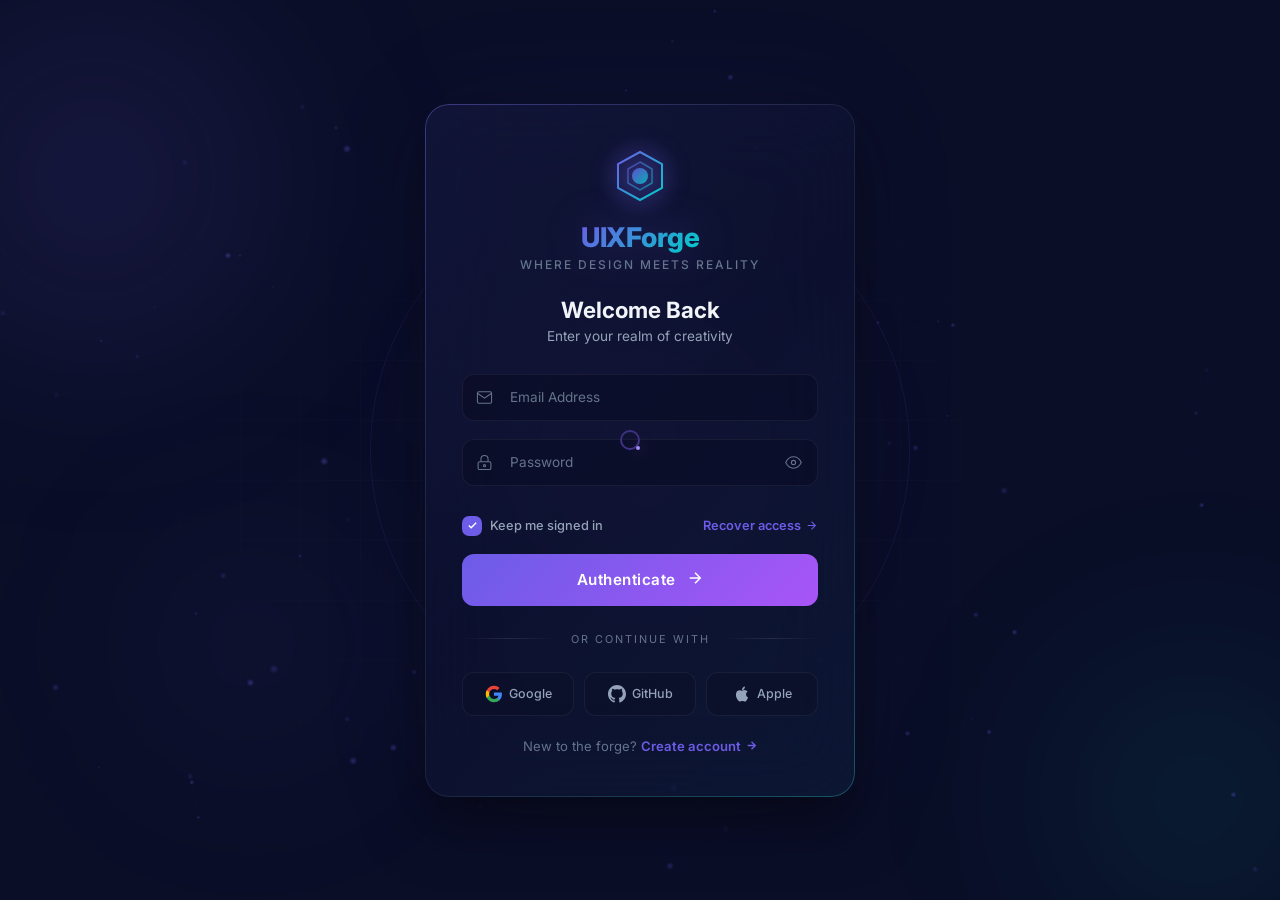
<file: authentication/auth-001/index.html>
<!DOCTYPE html>
<html lang="en" dir="ltr">
<head>
    <meta charset="UTF-8">
    <meta name="viewport" content="width=device-width, initial-scale=1.0, viewport-fit=cover">
    <title>AUTH-001 — Ethereal Login Ultimate | UIXForge</title>
    
    <link rel="preconnect" href="https://fonts.googleapis.com">
    <link rel="preconnect" href="https://fonts.gstatic.com" crossorigin>
    <link href="https://fonts.googleapis.com/css2?family=Inter:wght@300;400;500;600;700;800;900&family=JetBrains+Mono:wght@400;500&display=swap" rel="stylesheet">
    
    <link rel="stylesheet" href="style.css">
</head>
<body>

    <!-- Custom Cursor -->
    <div class="cursor" id="cursor"></div>
    <div class="cursor-dot" id="cursorDot"></div>

    <!-- Particle Canvas -->
    <canvas id="particleCanvas"></canvas>

    <!-- Ambient Orbs -->
    <div class="ambient-orbs">
        <div class="orb orb-1"></div>
        <div class="orb orb-2"></div>
        <div class="orb orb-3"></div>
        <div class="orb orb-4"></div>
    </div>

    <!-- Grid -->
    <div class="grid-overlay"></div>

    <!-- Main -->
    <div class="main-wrapper">
        <div class="orbit-ring"></div>
        
        <div class="login-card" id="loginCard">
            <div class="card-glare" id="cardGlare"></div>
            
            <!-- Success Overlay -->
            <div class="success-overlay" id="successOverlay">
                <div class="success-check">✓</div>
                <div class="success-text">Welcome Back!</div>
                <div class="success-sub">Redirecting to your dashboard...</div>
            </div>

            <div class="card-content">
                <!-- Brand -->
                <div class="brand-section">
                    <div class="logo-container">
                        <svg class="logo-svg" viewBox="0 0 60 60" fill="none">
                            <defs>
                                <linearGradient id="lg" x1="0%" y1="0%" x2="100%" y2="100%">
                                    <stop offset="0%" stop-color="#6c5ce7"/>
                                    <stop offset="100%" stop-color="#00cec9"/>
                                </linearGradient>
                            </defs>
                            <path d="M30 5L52 17V41L30 53L8 41V17L30 5Z" stroke="url(#lg)" stroke-width="2" fill="none"/>
                            <circle cx="30" cy="29" r="8" fill="url(#lg)" opacity="0.8"/>
                            <path d="M30 15L42 22V36L30 43L18 36V22L30 15Z" stroke="url(#lg)" stroke-width="1.5" fill="none" opacity="0.6"/>
                        </svg>
                        <div class="logo-pulse"></div>
                    </div>
                    <h1 class="brand-title"><span class="title-gradient">UIXForge</span></h1>
                    <p class="brand-tagline">Where Design Meets Reality</p>
                </div>

                <!-- Welcome -->
                <div class="welcome-section">
                    <h2 class="welcome-title">Welcome Back</h2>
                    <p class="welcome-subtitle">Enter your realm of creativity</p>
                </div>

                <!-- Form -->
                <form class="login-form" id="loginForm" novalidate>
                    <!-- Email -->
                    <div class="input-group">
                        <div class="input-field-wrapper" id="emailWrapper">
                            <span class="field-icon">
                                <svg width="17" height="17" viewBox="0 0 24 24" fill="none" stroke="currentColor" stroke-width="1.5">
                                    <path d="M4 4h16c1.1 0 2 .9 2 2v12c0 1.1-.9 2-2 2H4c-1.1 0-2-.9-2-2V6c0-1.1.9-2 2-2z"/><polyline points="22,6 12,13 2,6"/>
                                </svg>
                            </span>
                            <input type="email" id="email" class="form-field" placeholder=" " autocomplete="email" required>
                            <label class="floating-label">Email Address</label>
                            <span class="field-status"></span>
                        </div>
                    </div>

                    <!-- Password -->
                    <div class="input-group">
                        <div class="input-field-wrapper" id="passwordWrapper">
                            <span class="field-icon">
                                <svg width="17" height="17" viewBox="0 0 24 24" fill="none" stroke="currentColor" stroke-width="1.5">
                                    <rect x="3" y="11" width="18" height="11" rx="2"/><path d="M7 11V7a5 5 0 0 1 10 0v4"/><circle cx="12" cy="16.5" r="1.5"/>
                                </svg>
                            </span>
                            <input type="password" id="password" class="form-field" placeholder=" " autocomplete="current-password" required>
                            <label class="floating-label">Password</label>
                            <button type="button" class="toggle-password" id="togglePassword" aria-label="Toggle">
                                <svg width="17" height="17" viewBox="0 0 24 24" fill="none" stroke="currentColor" stroke-width="1.5" id="eyeIcon">
                                    <path d="M1 12s4-8 11-8 11 8 11 8-4 8-11 8-11-8-11-8z"/><circle cx="12" cy="12" r="3"/>
                                </svg>
                            </button>
                            <span class="field-status"></span>
                        </div>
                        <div class="password-strength" id="passwordStrength">
                            <div class="strength-bar" data-level="1"></div>
                            <div class="strength-bar" data-level="2"></div>
                            <div class="strength-bar" data-level="3"></div>
                            <div class="strength-bar" data-level="4"></div>
                        </div>
                    </div>

                    <!-- Options -->
                    <div class="options-row">
                        <label class="checkbox-wrapper">
                            <input type="checkbox" id="remember" checked>
                            <span class="checkbox-custom">
                                <svg class="check-icon" width="11" height="11" viewBox="0 0 24 24" fill="none" stroke="currentColor" stroke-width="3"><polyline points="20 6 9 17 4 12"/></svg>
                            </span>
                            <span class="checkbox-label">Keep me signed in</span>
                        </label>
                        <button type="button" class="forgot-btn" id="forgotPassword">
                            <span>Recover access</span>
                            <svg width="13" height="13" viewBox="0 0 24 24" fill="none" stroke="currentColor" stroke-width="2"><path d="M5 12h14M12 5l7 7-7 7"/></svg>
                        </button>
                    </div>

                    <!-- Submit -->
                    <button type="submit" class="submit-btn" id="submitBtn">
                        <span class="btn-text">Authenticate</span>
                        <span class="btn-icon">
                            <svg width="18" height="18" viewBox="0 0 24 24" fill="none" stroke="currentColor" stroke-width="2"><path d="M5 12h14M12 5l7 7-7 7"/></svg>
                        </span>
                        <div class="btn-shimmer"></div>
                    </button>
                </form>

                <!-- Divider -->
                <div class="divider-section">
                    <span class="divider-line"></span>
                    <span class="divider-text">or continue with</span>
                    <span class="divider-line"></span>
                </div>

                <!-- Social -->
                <div class="social-section" id="socialSection">
                    <button class="social-btn" data-provider="Google">
                        <svg width="18" height="18" viewBox="0 0 24 24"><path d="M22.56 12.25c0-.78-.07-1.53-.2-2.25H12v4.26h5.92a5.06 5.06 0 0 1-2.2 3.32v2.77h3.57c2.08-1.92 3.28-4.74 3.28-8.1z" fill="#4285F4"/><path d="M12 23c2.97 0 5.46-.98 7.28-2.66l-3.57-2.77c-.98.66-2.23 1.06-3.71 1.06-2.86 0-5.29-1.93-6.16-4.53H2.18v2.84C3.99 20.53 7.7 23 12 23z" fill="#34A853"/><path d="M5.84 14.09c-.22-.66-.35-1.36-.35-2.09s.13-1.43.35-2.09V7.07H2.18C1.43 8.55 1 10.22 1 12s.43 3.45 1.18 4.93l2.85-2.22.81-.62z" fill="#FBBC05"/><path d="M12 5.38c1.62 0 3.06.56 4.21 1.64l3.15-3.15C17.45 2.09 14.97 1 12 1 7.7 1 3.99 3.47 2.18 7.07l3.66 2.84c.87-2.6 3.3-4.53 6.16-4.53z" fill="#EA4335"/></svg>
                        <span>Google</span>
                    </button>
                    <button class="social-btn" data-provider="GitHub">
                        <svg width="18" height="18" viewBox="0 0 24 24" fill="currentColor"><path d="M12 0c-6.626 0-12 5.373-12 12 0 5.302 3.438 9.8 8.207 11.387.599.111.793-.261.793-.577v-2.234c-3.338.726-4.033-1.416-4.033-1.416-.546-1.387-1.333-1.756-1.333-1.756-1.089-.745.083-.729.083-.729 1.205.084 1.839 1.237 1.839 1.237 1.07 1.834 2.807 1.304 3.492.997.107-.775.418-1.305.762-1.604-2.665-.305-5.467-1.334-5.467-5.931 0-1.311.469-2.381 1.236-3.221-.124-.303-.535-1.524.117-3.176 0 0 1.008-.322 3.301 1.23.957-.266 1.983-.399 3.003-.404 1.02.005 2.047.138 3.006.404 2.291-1.552 3.297-1.23 3.297-1.23.653 1.653.242 2.874.118 3.176.77.84 1.235 1.911 1.235 3.221 0 4.609-2.807 5.624-5.479 5.921.43.372.823 1.102.823 2.222v3.293c0 .319.192.694.801.576 4.765-1.589 8.199-6.086 8.199-11.386 0-6.627-5.373-12-12-12z"/></svg>
                        <span>GitHub</span>
                    </button>
                    <button class="social-btn" data-provider="Apple">
                        <svg width="18" height="18" viewBox="0 0 24 24" fill="currentColor"><path d="M18.71 19.5c-.83 1.24-1.71 2.45-3.05 2.47-1.34.03-1.77-.79-3.29-.79-1.53 0-2 .77-3.27.82-1.31.05-2.3-1.32-3.14-2.53C4.25 17 2.94 12.45 4.7 9.39c.87-1.52 2.43-2.48 4.12-2.51 1.28-.02 2.5.87 3.29.87.78 0 2.26-1.07 3.8-.91.65.03 2.47.26 3.64 1.98-.09.06-2.17 1.28-2.15 3.81.03 3.02 2.65 4.03 2.68 4.04-.03.07-.42 1.44-1.38 2.83M13 3.5c.73-.83 1.94-1.46 2.94-1.5.13 1.17-.34 2.35-1.04 3.19-.69.85-1.83 1.51-2.95 1.42-.15-1.15.41-2.35 1.05-3.11z"/></svg>
                        <span>Apple</span>
                    </button>
                </div>

                <!-- Signup -->
                <p class="signup-text">
                    New to the forge? 
                    <a href="#" class="signup-link">
                        Create account
                        <svg width="13" height="13" viewBox="0 0 24 24" fill="none" stroke="currentColor" stroke-width="2.5"><path d="M5 12h14M12 5l7 7-7 7"/></svg>
                    </a>
                </p>
            </div>
        </div>
    </div>

    <!-- Toast -->
    <div class="toast-container" id="toastContainer"></div>

    <script src="script.js"></script>
</body>
</html>
</file>
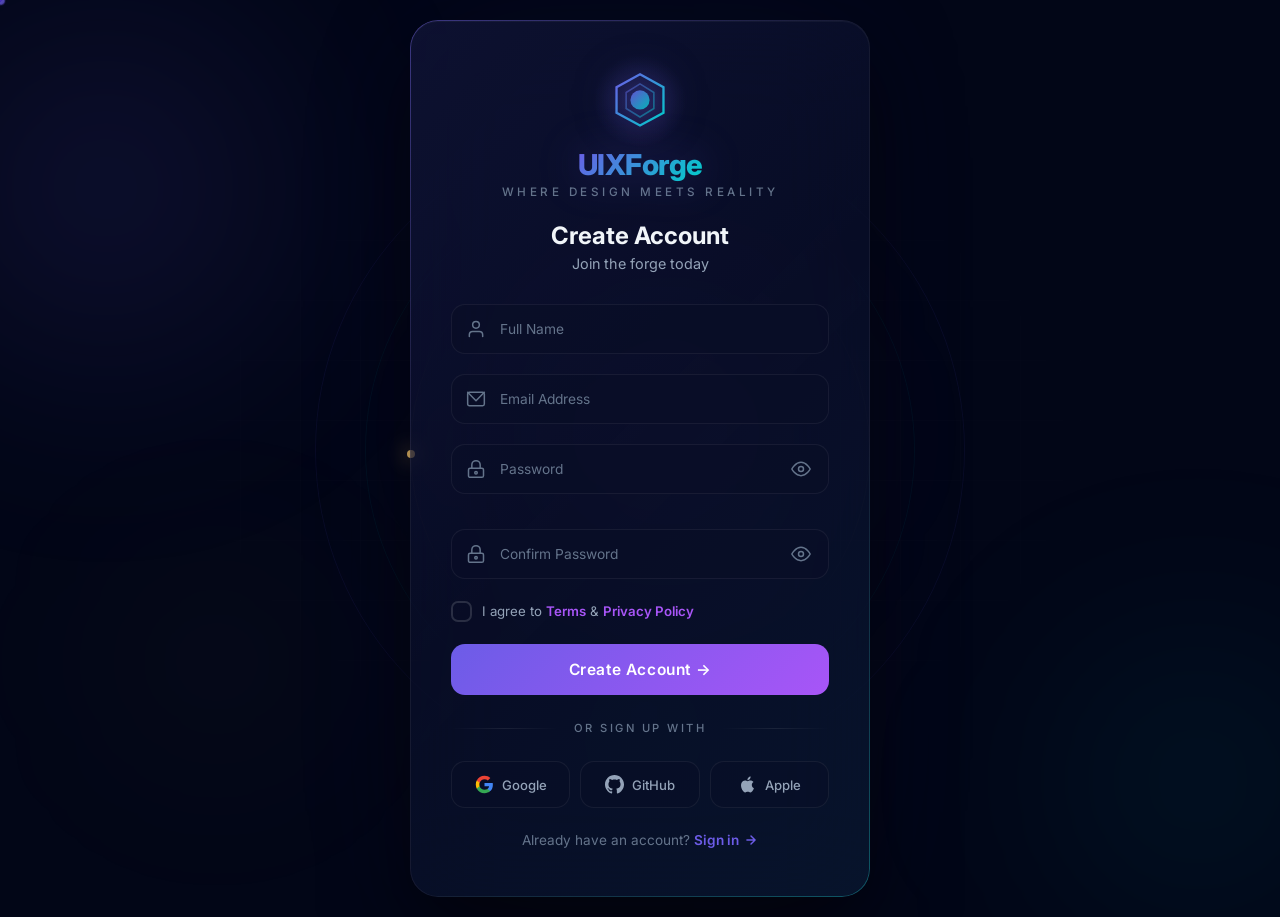
<file: authentication/auth-002/index.html>
<!DOCTYPE html>
<html lang="en">
<head>
  <meta charset="UTF-8">
  <meta name="viewport" content="width=device-width, initial-scale=1.0, viewport-fit=cover">
  <title>AUTH-002 — Ethereal Register Form | UIXForge</title>
  <link rel="stylesheet" href="style.css">
</head>
<body>

  <!-- Custom Cursor -->
  <div class="cursor" id="cursor"></div>
  <div class="cursor-dot" id="cursorDot"></div>

  <!-- Particle Canvas -->
  <canvas id="particleCanvas"></canvas>

  <!-- Ambient Orbs -->
  <div class="ambient-orbs">
    <div class="orb orb-1"></div>
    <div class="orb orb-2"></div>
    <div class="orb orb-3"></div>
    <div class="orb orb-4"></div>
  </div>

  <!-- Grid -->
  <div class="grid-overlay"></div>

  <!-- Orbit Rings -->
  <div class="orbit-container">
    <div class="orbit-ring outer"><div class="orbit-dot purple"></div></div>
    <div class="orbit-ring middle"><div class="orbit-dot cyan"></div></div>
    <div class="orbit-ring inner"><div class="orbit-dot gold"></div></div>
  </div>

  <!-- Main Wrapper -->
  <div class="main-wrapper">
    <div class="register-card" id="registerCard">
      <div class="card-glare" id="cardGlare"></div>

      <!-- Success Overlay -->
      <div class="success-overlay" id="successOverlay">
        <div class="success-icon-wrap" id="successIconWrap">
          <div class="success-check-circle">
            <svg viewBox="0 0 24 24" fill="none">
              <polyline points="4 13 10 19 20 5"/>
            </svg>
          </div>
        </div>
        <div class="success-title">Registration Complete</div>
        <div class="success-subtitle">Welcome to the forge ✨</div>
      </div>

      <div class="card-content">
        <!-- Brand -->
        <div class="brand-section">
          <div class="logo-container">
            <svg class="logo-svg" viewBox="0 0 60 60" fill="none">
              <defs>
                <linearGradient id="logoGrad" x1="0%" y1="0%" x2="100%" y2="100%">
                  <stop offset="0%" stop-color="#6c5ce7"/>
                  <stop offset="100%" stop-color="#00cec9"/>
                </linearGradient>
              </defs>
              <path d="M30 5L52 17V41L30 53L8 41V17L30 5Z" stroke="url(#logoGrad)" stroke-width="2.2" fill="none"/>
              <circle cx="30" cy="29" r="9" fill="url(#logoGrad)" opacity="0.85"/>
              <path d="M30 14L43 22V37L30 45L17 37V22L30 14Z" stroke="url(#logoGrad)" stroke-width="1.5" fill="none" opacity="0.5"/>
            </svg>
            <div class="logo-pulse"></div>
          </div>
          <h1 class="brand-title"><span class="title-gradient">UIXForge</span></h1>
          <p class="brand-tagline">Where Design Meets Reality</p>
        </div>

        <!-- Welcome -->
        <div class="welcome-section">
          <h2 class="welcome-title">Create Account</h2>
          <p class="welcome-subtitle">Join the forge today</p>
        </div>

        <!-- Form -->
        <form class="register-form" id="registerForm" novalidate>
          <!-- Full Name -->
          <div class="input-group">
            <div class="input-field-wrapper">
              <span class="field-icon">
                <svg width="20" height="20" viewBox="0 0 24 24" fill="none" stroke="currentColor" stroke-width="1.8" stroke-linecap="round" stroke-linejoin="round">
                  <path d="M20 21v-2a4 4 0 0 0-4-4H8a4 4 0 0 0-4 4v2"/><circle cx="12" cy="7" r="4"/>
                </svg>
              </span>
              <input type="text" class="form-field" id="fullName" placeholder=" " autocomplete="name" required>
              <label class="floating-label">Full Name</label>
              <span class="field-status"></span>
            </div>
          </div>

          <!-- Email -->
          <div class="input-group">
            <div class="input-field-wrapper">
              <span class="field-icon">
                <svg width="20" height="20" viewBox="0 0 24 24" fill="none" stroke="currentColor" stroke-width="1.8" stroke-linecap="round" stroke-linejoin="round">
                  <rect x="2" y="4" width="20" height="16" rx="2"/><path d="M22 4L12 14 2 4"/>
                </svg>
              </span>
              <input type="email" class="form-field" id="email" placeholder=" " autocomplete="email" required>
              <label class="floating-label">Email Address</label>
              <span class="field-status"></span>
            </div>
          </div>

          <!-- Password -->
          <div class="input-group">
            <div class="input-field-wrapper">
              <span class="field-icon">
                <svg width="20" height="20" viewBox="0 0 24 24" fill="none" stroke="currentColor" stroke-width="1.8" stroke-linecap="round" stroke-linejoin="round">
                  <rect x="3" y="11" width="18" height="11" rx="2"/><path d="M7 11V7a5 5 0 0 1 10 0v4"/><circle cx="12" cy="16.5" r="1.5"/>
                </svg>
              </span>
              <input type="password" class="form-field" id="password" placeholder=" " autocomplete="new-password" required>
              <label class="floating-label">Password</label>
              <button type="button" class="toggle-password" data-target="password" aria-label="Toggle password visibility">
                <svg width="20" height="20" viewBox="0 0 24 24" fill="none" stroke="currentColor" stroke-width="1.8" stroke-linecap="round" stroke-linejoin="round">
                  <path d="M1 12s4-8 11-8 11 8 11 8-4 8-11 8-11-8-11-8z"/><circle cx="12" cy="12" r="3"/>
                </svg>
              </button>
              <span class="field-status"></span>
            </div>
            <div class="password-strength" id="passwordStrength">
              <div class="strength-bar"></div><div class="strength-bar"></div>
              <div class="strength-bar"></div><div class="strength-bar"></div>
            </div>
          </div>

          <!-- Confirm Password -->
          <div class="input-group">
            <div class="input-field-wrapper">
              <span class="field-icon">
                <svg width="20" height="20" viewBox="0 0 24 24" fill="none" stroke="currentColor" stroke-width="1.8" stroke-linecap="round" stroke-linejoin="round">
                  <rect x="3" y="11" width="18" height="11" rx="2"/><path d="M7 11V7a5 5 0 0 1 10 0v4"/><circle cx="12" cy="16.5" r="1.5"/>
                </svg>
              </span>
              <input type="password" class="form-field" id="confirmPassword" placeholder=" " autocomplete="new-password" required>
              <label class="floating-label">Confirm Password</label>
              <button type="button" class="toggle-password" data-target="confirmPassword" aria-label="Toggle password visibility">
                <svg width="20" height="20" viewBox="0 0 24 24" fill="none" stroke="currentColor" stroke-width="1.8" stroke-linecap="round" stroke-linejoin="round">
                  <path d="M1 12s4-8 11-8 11 8 11 8-4 8-11 8-11-8-11-8z"/><circle cx="12" cy="12" r="3"/>
                </svg>
              </button>
              <span class="confirm-indicator" id="confirmIndicator"></span>
            </div>
          </div>

          <!-- Terms -->
          <div class="options-row">
            <label class="checkbox-wrapper">
              <input type="checkbox" id="agreeTerms" required>
              <span class="checkbox-custom">✓</span>
              <span class="checkbox-label">I agree to <a href="#">Terms</a> & <a href="#">Privacy Policy</a></span>
            </label>
          </div>

          <!-- Submit -->
          <button type="submit" class="submit-btn" id="submitBtn">
            <span class="btn-text">Create Account →</span>
            <span class="btn-spinner"></span>
            <div class="btn-shimmer"></div>
          </button>
        </form>

        <!-- Divider -->
        <div class="divider-section">
          <span class="divider-line"></span>
          <span class="divider-text">or sign up with</span>
          <span class="divider-line"></span>
        </div>

        <!-- Social -->
        <div class="social-section" id="socialSection">
          <button class="social-btn" data-provider="Google">
            <svg viewBox="0 0 24 24" fill="currentColor"><path d="M22.56 12.25c0-.78-.07-1.53-.2-2.25H12v4.26h5.92a5.06 5.06 0 0 1-2.2 3.32v2.77h3.57c2.08-1.92 3.28-4.74 3.28-8.1z" fill="#4285F4"/><path d="M12 23c2.97 0 5.46-.98 7.28-2.66l-3.57-2.77c-.98.66-2.23 1.06-3.71 1.06-2.86 0-5.29-1.93-6.16-4.53H2.18v2.84C3.99 20.53 7.7 23 12 23z" fill="#34A853"/><path d="M5.84 14.09c-.22-.66-.35-1.36-.35-2.09s.13-1.43.35-2.09V7.07H2.18C1.43 8.55 1 10.22 1 12s.43 3.45 1.18 4.93l2.85-2.22.81-.62z" fill="#FBBC05"/><path d="M12 5.38c1.62 0 3.06.56 4.21 1.64l3.15-3.15C17.45 2.09 14.97 1 12 1 7.7 1 3.99 3.47 2.18 7.07l3.66 2.84c.87-2.6 3.3-4.53 6.16-4.53z" fill="#EA4335"/></svg>
            <span>Google</span>
          </button>
          <button class="social-btn" data-provider="GitHub">
            <svg viewBox="0 0 24 24" fill="currentColor"><path d="M12 0c-6.626 0-12 5.373-12 12 0 5.302 3.438 9.8 8.207 11.387.599.111.793-.261.793-.577v-2.234c-3.338.726-4.033-1.416-4.033-1.416-.546-1.387-1.333-1.756-1.333-1.756-1.089-.745.083-.729.083-.729 1.205.084 1.839 1.237 1.839 1.237 1.07 1.834 2.807 1.304 3.492.997.107-.775.418-1.305.762-1.604-2.665-.305-5.467-1.334-5.467-5.931 0-1.311.469-2.381 1.236-3.221-.124-.303-.535-1.524.117-3.176 0 0 1.008-.322 3.301 1.23.957-.266 1.983-.399 3.003-.404 1.02.005 2.047.138 3.006.404 2.291-1.552 3.297-1.23 3.297-1.23.653 1.653.242 2.874.118 3.176.77.84 1.235 1.911 1.235 3.221 0 4.609-2.807 5.624-5.479 5.921.43.372.823 1.102.823 2.222v3.293c0 .319.192.694.801.576 4.765-1.589 8.199-6.086 8.199-11.386 0-6.627-5.373-12-12-12z"/></svg>
            <span>GitHub</span>
          </button>
          <button class="social-btn" data-provider="Apple">
            <svg viewBox="0 0 24 24" fill="currentColor"><path d="M18.71 19.5c-.83 1.24-1.71 2.45-3.05 2.47-1.34.03-1.77-.79-3.29-.79-1.53 0-2 .77-3.27.82-1.31.05-2.3-1.32-3.14-2.53C4.25 17 2.94 12.45 4.7 9.39c.87-1.52 2.43-2.48 4.12-2.51 1.28-.02 2.5.87 3.29.87.78 0 2.26-1.07 3.8-.91.65.03 2.47.26 3.64 1.98-.09.06-2.17 1.28-2.15 3.81.03 3.02 2.65 4.03 2.68 4.04-.03.07-.42 1.44-1.38 2.83M13 3.5c.73-.83 1.94-1.46 2.94-1.5.13 1.17-.34 2.35-1.04 3.19-.69.85-1.83 1.51-2.95 1.42-.15-1.15.41-2.35 1.05-3.11z"/></svg>
            <span>Apple</span>
          </button>
        </div>

        <!-- Sign In -->
        <p class="signin-text">
          Already have an account?
          <a href="#" class="signin-link">
            Sign in
            <svg width="14" height="14" viewBox="0 0 24 24" fill="none" stroke="currentColor" stroke-width="2.5" stroke-linecap="round" stroke-linejoin="round"><path d="M5 12h14M12 5l7 7-7 7"/></svg>
          </a>
        </p>
      </div>
    </div>
  </div>

  <!-- Toast Container -->
  <div class="toast-container" id="toastContainer"></div>

  <script src="script.js"></script>
</body>
</html>
</file>
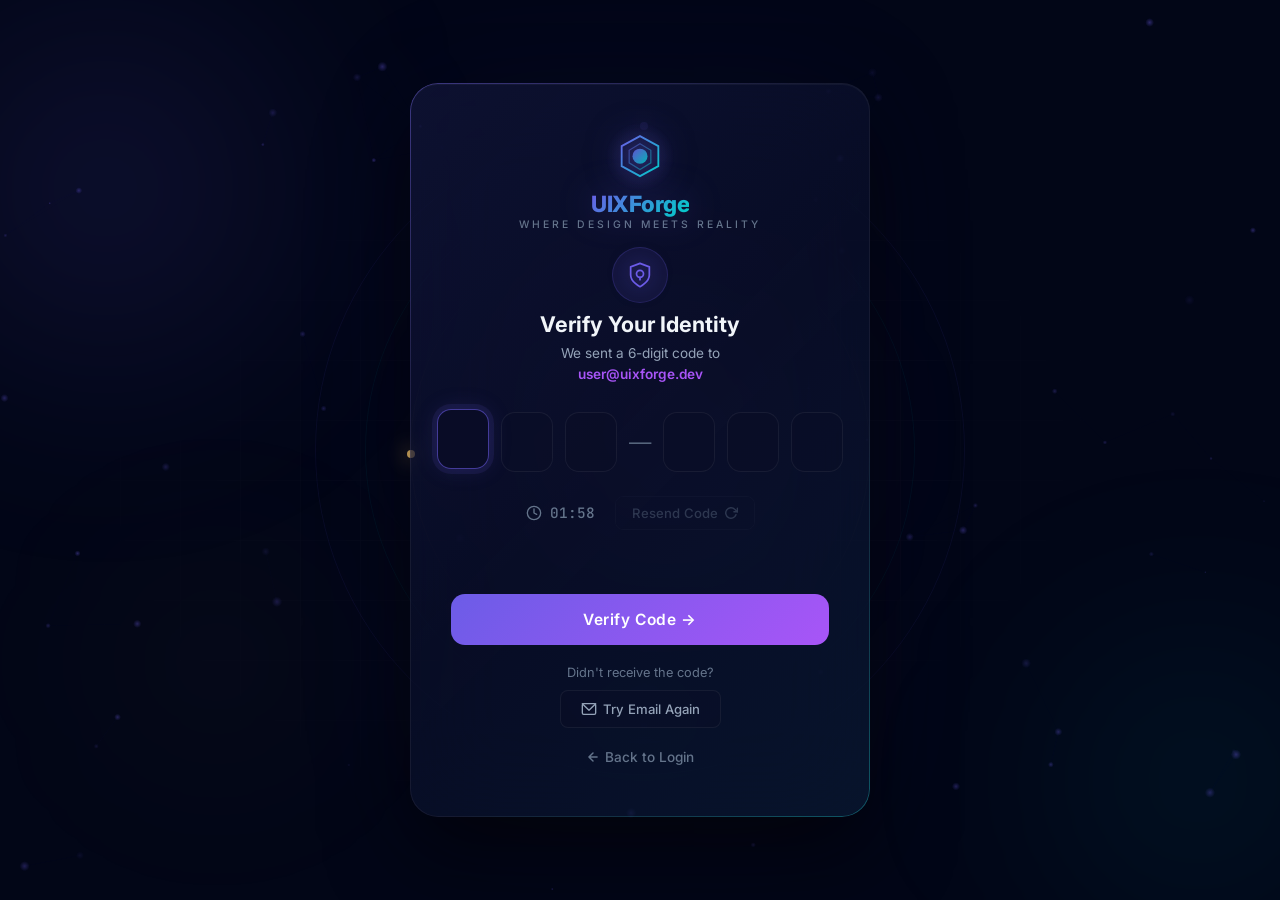
<file: authentication/auth-003/index.html>
<!DOCTYPE html>
<html lang="en">
<head>
  <meta charset="UTF-8">
  <meta name="viewport" content="width=device-width, initial-scale=1.0, viewport-fit=cover">
  <title>AUTH-003 — OTP Verification Screen | UIXForge</title>
  <link rel="stylesheet" href="style.css">
</head>
<body>

  <!-- Custom Cursor -->
  <div class="cursor" id="cursor"></div>
  <div class="cursor-dot" id="cursorDot"></div>

  <!-- Particle Canvas -->
  <canvas id="particleCanvas"></canvas>

  <!-- Ambient Orbs -->
  <div class="ambient-orbs">
    <div class="orb orb-1"></div>
    <div class="orb orb-2"></div>
    <div class="orb orb-3"></div>
    <div class="orb orb-4"></div>
  </div>

  <!-- Grid Overlay -->
  <div class="grid-overlay"></div>

  <!-- Orbit Rings -->
  <div class="orbit-container">
    <div class="orbit-ring outer"><div class="orbit-dot purple"></div></div>
    <div class="orbit-ring middle"><div class="orbit-dot cyan"></div></div>
    <div class="orbit-ring inner"><div class="orbit-dot gold"></div></div>
  </div>

  <!-- Main Wrapper -->
  <div class="main-wrapper">
    <div class="otp-card" id="otpCard">
      <div class="card-glare" id="cardGlare"></div>

      <!-- Success Overlay -->
      <div class="success-overlay" id="successOverlay">
        <div class="success-icon-wrap" id="successIconWrap">
          <div class="success-check-circle">
            <svg viewBox="0 0 24 24" fill="none">
              <polyline points="4 13 10 19 20 5"/>
            </svg>
          </div>
        </div>
        <div class="success-title">Verification Complete</div>
        <div class="success-subtitle">Welcome back to the forge ✨</div>
      </div>

      <div class="card-content">
        <!-- Brand -->
        <div class="brand-section">
          <div class="logo-container">
            <svg class="logo-svg" viewBox="0 0 60 60" fill="none">
              <defs>
                <linearGradient id="logoGrad" x1="0%" y1="0%" x2="100%" y2="100%">
                  <stop offset="0%" stop-color="#6c5ce7"/>
                  <stop offset="100%" stop-color="#00cec9"/>
                </linearGradient>
              </defs>
              <path d="M30 5L52 17V41L30 53L8 41V17L30 5Z" stroke="url(#logoGrad)" stroke-width="2.2" fill="none"/>
              <circle cx="30" cy="29" r="9" fill="url(#logoGrad)" opacity="0.85"/>
              <path d="M30 14L43 22V37L30 45L17 37V22L30 14Z" stroke="url(#logoGrad)" stroke-width="1.5" fill="none" opacity="0.5"/>
            </svg>
            <div class="logo-pulse"></div>
          </div>
          <h1 class="brand-title"><span class="title-gradient">UIXForge</span></h1>
          <p class="brand-tagline">Where Design Meets Reality</p>
        </div>

        <!-- Shield Icon -->
        <div class="shield-section">
          <div class="shield-icon-wrap">
            <svg class="shield-svg" viewBox="0 0 24 24" fill="none" stroke="currentColor" stroke-width="1.5" stroke-linecap="round" stroke-linejoin="round">
              <path d="M12 22s8-4 8-10V5l-8-3-8 3v7c0 6 8 10 8 10z"/>
              <circle cx="12" cy="11" r="3"/>
              <path d="M12 14v2"/>
            </svg>
          </div>
        </div>

        <!-- Welcome Text -->
        <div class="welcome-section">
          <h2 class="welcome-title">Verify Your Identity</h2>
          <p class="welcome-subtitle">
            We sent a 6-digit code to<br>
            <span class="email-highlight" id="displayEmail">user@example.com</span>
          </p>
        </div>

        <!-- OTP Input Fields -->
        <form class="otp-form" id="otpForm" novalidate>
          <div class="otp-inputs" id="otpInputs">
            <input type="text" class="otp-field" maxlength="1" inputmode="numeric" pattern="[0-9]" data-index="0" required>
            <input type="text" class="otp-field" maxlength="1" inputmode="numeric" pattern="[0-9]" data-index="1" required>
            <input type="text" class="otp-field" maxlength="1" inputmode="numeric" pattern="[0-9]" data-index="2" required>
            <span class="otp-separator">—</span>
            <input type="text" class="otp-field" maxlength="1" inputmode="numeric" pattern="[0-9]" data-index="3" required>
            <input type="text" class="otp-field" maxlength="1" inputmode="numeric" pattern="[0-9]" data-index="4" required>
            <input type="text" class="otp-field" maxlength="1" inputmode="numeric" pattern="[0-9]" data-index="5" required>
          </div>

          <!-- Timer & Resend -->
          <div class="timer-section">
            <div class="timer-display" id="timerDisplay">
              <svg width="16" height="16" viewBox="0 0 24 24" fill="none" stroke="currentColor" stroke-width="2" stroke-linecap="round" stroke-linejoin="round">
                <circle cx="12" cy="12" r="10"/><polyline points="12 6 12 12 16 14"/>
              </svg>
              <span class="timer-text" id="timerText">02:00</span>
            </div>
            <button type="button" class="resend-btn" id="resendBtn" disabled>
              Resend Code
              <svg width="14" height="14" viewBox="0 0 24 24" fill="none" stroke="currentColor" stroke-width="2.5" stroke-linecap="round" stroke-linejoin="round">
                <polyline points="23 4 23 10 17 10"/><path d="M20.49 15a9 9 0 1 1-2.12-9.36L23 10"/>
              </svg>
            </button>
          </div>

          <!-- Error Message -->
          <div class="error-message" id="errorMessage">
            <svg width="16" height="16" viewBox="0 0 24 24" fill="none" stroke="currentColor" stroke-width="2" stroke-linecap="round" stroke-linejoin="round">
              <circle cx="12" cy="12" r="10"/><line x1="12" y1="8" x2="12" y2="12"/><line x1="12" y1="16" x2="12.01" y2="16"/>
            </svg>
            <span id="errorText">Invalid code. Please try again.</span>
          </div>

          <!-- Verify Button -->
          <button type="submit" class="verify-btn" id="verifyBtn">
            <span class="btn-text">Verify Code →</span>
            <span class="btn-spinner"></span>
            <div class="btn-shimmer"></div>
          </button>
        </form>

        <!-- Alternative -->
        <div class="alternative-section">
          <span class="alt-text">Didn't receive the code?</span>
          <button type="button" class="alt-method-btn" id="altMethodBtn">
            <svg width="16" height="16" viewBox="0 0 24 24" fill="none" stroke="currentColor" stroke-width="2" stroke-linecap="round" stroke-linejoin="round">
              <rect x="2" y="4" width="20" height="16" rx="2"/><path d="M22 4L12 14 2 4"/>
            </svg>
            Try Email Again
          </button>
        </div>

        <!-- Back Link -->
        <p class="back-text">
          <a href="#" class="back-link">
            <svg width="14" height="14" viewBox="0 0 24 24" fill="none" stroke="currentColor" stroke-width="2.5" stroke-linecap="round" stroke-linejoin="round">
              <path d="M19 12H5M12 19l-7-7 7-7"/>
            </svg>
            Back to Login
          </a>
        </p>
      </div>
    </div>
  </div>

  <!-- Toast Container -->
  <div class="toast-container" id="toastContainer"></div>

  <script src="script.js"></script>
</body>
</html>
</file>
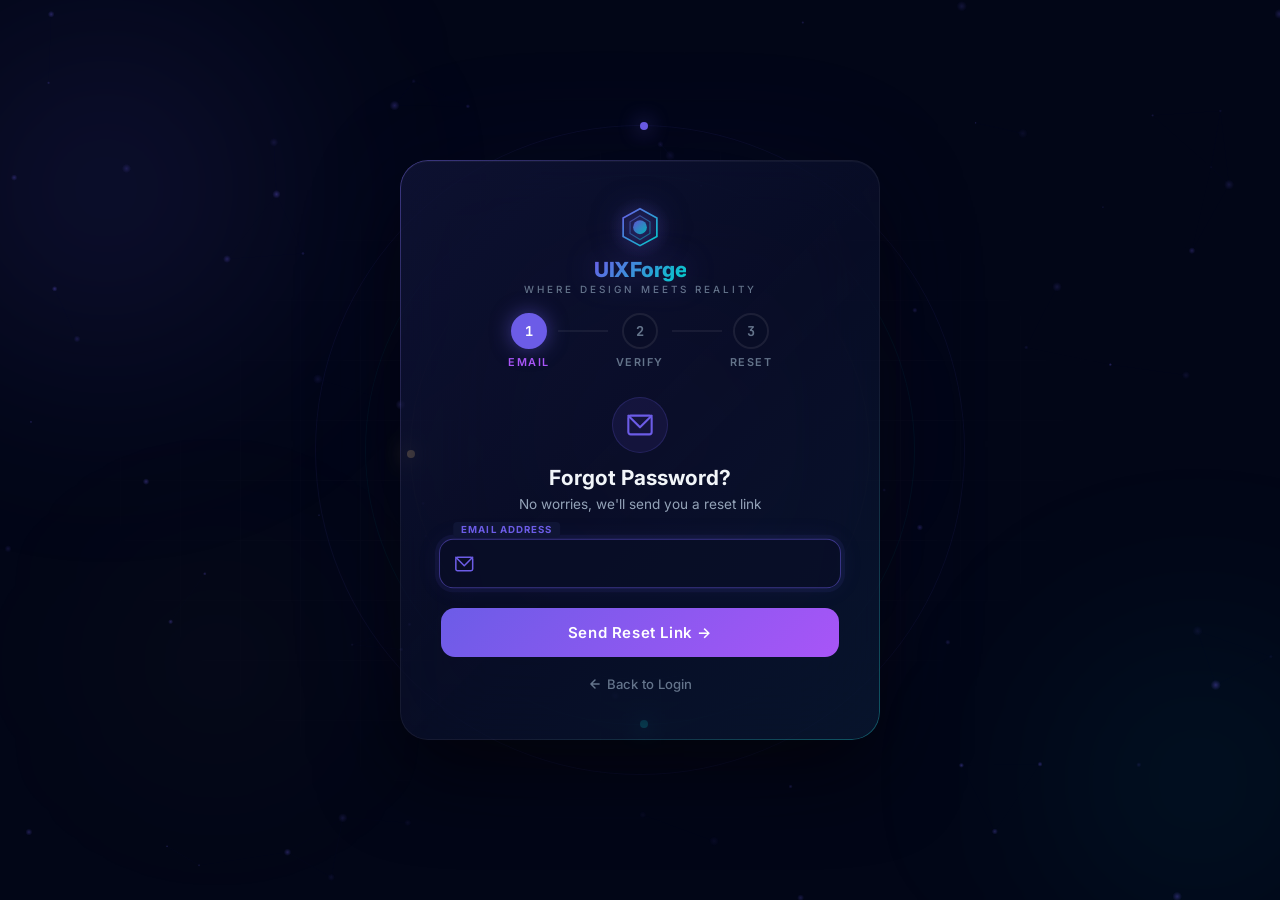
<file: authentication/auth-004/index.html>
<!DOCTYPE html>
<html lang="en">
<head>
  <meta charset="UTF-8">
  <meta name="viewport" content="width=device-width, initial-scale=1.0, viewport-fit=cover">
  <title>AUTH-004 — Password Reset Flow | UIXForge</title>
  <link rel="stylesheet" href="style.css">
</head>
<body>

  <!-- Custom Cursor -->
  <div class="cursor" id="cursor"></div>
  <div class="cursor-dot" id="cursorDot"></div>

  <!-- Particle Canvas -->
  <canvas id="particleCanvas"></canvas>

  <!-- Ambient Orbs -->
  <div class="ambient-orbs">
    <div class="orb orb-1"></div>
    <div class="orb orb-2"></div>
    <div class="orb orb-3"></div>
    <div class="orb orb-4"></div>
  </div>

  <!-- Grid Overlay -->
  <div class="grid-overlay"></div>

  <!-- Orbit Rings -->
  <div class="orbit-container">
    <div class="orbit-ring outer"><div class="orbit-dot purple"></div></div>
    <div class="orbit-ring middle"><div class="orbit-dot cyan"></div></div>
    <div class="orbit-ring inner"><div class="orbit-dot gold"></div></div>
  </div>

  <!-- Main Wrapper -->
  <div class="main-wrapper">
    <div class="reset-card" id="resetCard">
      <div class="card-glare" id="cardGlare"></div>

      <div class="card-content">
        <!-- Brand -->
        <div class="brand-section">
          <div class="logo-container">
            <svg class="logo-svg" viewBox="0 0 60 60" fill="none">
              <defs>
                <linearGradient id="logoGrad" x1="0%" y1="0%" x2="100%" y2="100%">
                  <stop offset="0%" stop-color="#6c5ce7"/>
                  <stop offset="100%" stop-color="#00cec9"/>
                </linearGradient>
              </defs>
              <path d="M30 5L52 17V41L30 53L8 41V17L30 5Z" stroke="url(#logoGrad)" stroke-width="2.2" fill="none"/>
              <circle cx="30" cy="29" r="9" fill="url(#logoGrad)" opacity="0.85"/>
              <path d="M30 14L43 22V37L30 45L17 37V22L30 14Z" stroke="url(#logoGrad)" stroke-width="1.5" fill="none" opacity="0.5"/>
            </svg>
            <div class="logo-pulse"></div>
          </div>
          <h1 class="brand-title"><span class="title-gradient">UIXForge</span></h1>
          <p class="brand-tagline">Where Design Meets Reality</p>
        </div>

        <!-- Progress Steps -->
        <div class="progress-steps" id="progressSteps">
          <div class="step active" data-step="1">
            <div class="step-circle">1</div>
            <span class="step-label">Email</span>
          </div>
          <div class="step-line"></div>
          <div class="step" data-step="2">
            <div class="step-circle">2</div>
            <span class="step-label">Verify</span>
          </div>
          <div class="step-line"></div>
          <div class="step" data-step="3">
            <div class="step-circle">3</div>
            <span class="step-label">Reset</span>
          </div>
        </div>

        <!-- ============================================ -->
        <!-- STEP 1: Enter Email                          -->
        <!-- ============================================ -->
        <div class="step-content active" id="step1">
          <div class="step-header">
            <div class="step-icon">
              <svg width="28" height="28" viewBox="0 0 24 24" fill="none" stroke="currentColor" stroke-width="1.8" stroke-linecap="round" stroke-linejoin="round">
                <rect x="2" y="4" width="20" height="16" rx="2"/><path d="M22 4L12 14 2 4"/>
              </svg>
            </div>
            <h2 class="step-title">Forgot Password?</h2>
            <p class="step-subtitle">No worries, we'll send you a reset link</p>
          </div>

          <form class="reset-form" id="emailForm" novalidate>
            <div class="input-group">
              <div class="input-field-wrapper">
                <span class="field-icon">
                  <svg width="20" height="20" viewBox="0 0 24 24" fill="none" stroke="currentColor" stroke-width="1.8" stroke-linecap="round" stroke-linejoin="round">
                    <rect x="2" y="4" width="20" height="16" rx="2"/><path d="M22 4L12 14 2 4"/>
                  </svg>
                </span>
                <input type="email" class="form-field" id="resetEmail" placeholder=" " autocomplete="email" required>
                <label class="floating-label">Email Address</label>
                <span class="field-status"></span>
              </div>
            </div>

            <button type="submit" class="submit-btn" id="sendResetBtn">
              <span class="btn-text">Send Reset Link →</span>
              <span class="btn-spinner"></span>
              <div class="btn-shimmer"></div>
            </button>
          </form>
        </div>

        <!-- ============================================ -->
        <!-- STEP 2: Check Email                          -->
        <!-- ============================================ -->
        <div class="step-content" id="step2">
          <div class="step-header">
            <div class="step-icon sent-icon">
              <svg width="28" height="28" viewBox="0 0 24 24" fill="none" stroke="currentColor" stroke-width="1.8" stroke-linecap="round" stroke-linejoin="round">
                <path d="M22 11.08V12a10 10 0 1 1-5.93-9.14"/><polyline points="22 4 12 14.01 9 11.01"/>
              </svg>
            </div>
            <h2 class="step-title">Check Your Email</h2>
            <p class="step-subtitle">
              We sent a reset link to<br>
              <span class="email-highlight" id="sentEmailDisplay">user@example.com</span>
            </p>
          </div>

          <div class="email-animation">
            <div class="envelope">
              <svg viewBox="0 0 24 24" fill="none" stroke="currentColor" stroke-width="1.5" stroke-linecap="round" stroke-linejoin="round">
                <rect x="2" y="4" width="20" height="16" rx="2"/><path d="M22 4L12 14 2 4"/>
              </svg>
            </div>
          </div>

          <div class="step-actions">
            <button type="button" class="submit-btn" id="openEmailBtn">
              <span class="btn-text">Open Email App →</span>
              <div class="btn-shimmer"></div>
            </button>
            <!-- ⬇️ این دکمه جدید رو اضافه کن -->
            <button type="button" class="submit-btn" id="simulateResetLink" style="background: linear-gradient(135deg, #10b981, #34d399);">
              <span class="btn-text">🔗 Simulate: Open Reset Link →</span>
              <div class="btn-shimmer"></div>
            </button>
            <button type="button" class="text-btn" id="backToEmailBtn">
              ← Try a different email
            </button>
          </div>
        </div>

        <!-- ============================================ -->
        <!-- STEP 3: New Password                         -->
        <!-- ============================================ -->
        <div class="step-content" id="step3">
          <div class="step-header">
            <div class="step-icon lock-icon">
              <svg width="28" height="28" viewBox="0 0 24 24" fill="none" stroke="currentColor" stroke-width="1.8" stroke-linecap="round" stroke-linejoin="round">
                <rect x="3" y="11" width="18" height="11" rx="2"/><path d="M7 11V7a5 5 0 0 1 10 0v4"/>
              </svg>
            </div>
            <h2 class="step-title">Set New Password</h2>
            <p class="step-subtitle">Choose a strong password for your account</p>
          </div>

          <form class="reset-form" id="passwordForm" novalidate>
            <div class="input-group">
              <div class="input-field-wrapper">
                <span class="field-icon">
                  <svg width="20" height="20" viewBox="0 0 24 24" fill="none" stroke="currentColor" stroke-width="1.8" stroke-linecap="round" stroke-linejoin="round">
                    <rect x="3" y="11" width="18" height="11" rx="2"/><path d="M7 11V7a5 5 0 0 1 10 0v4"/><circle cx="12" cy="16.5" r="1.5"/>
                  </svg>
                </span>
                <input type="password" class="form-field" id="newPassword" placeholder=" " autocomplete="new-password" required>
                <label class="floating-label">New Password</label>
                <button type="button" class="toggle-password" data-target="newPassword" aria-label="Toggle password visibility">
                  <svg width="20" height="20" viewBox="0 0 24 24" fill="none" stroke="currentColor" stroke-width="1.8" stroke-linecap="round" stroke-linejoin="round">
                    <path d="M1 12s4-8 11-8 11 8 11 8-4 8-11 8-11-8-11-8z"/><circle cx="12" cy="12" r="3"/>
                  </svg>
                </button>
                <span class="field-status"></span>
              </div>
              <div class="password-strength" id="passwordStrength">
                <div class="strength-bar"></div><div class="strength-bar"></div>
                <div class="strength-bar"></div><div class="strength-bar"></div>
              </div>
            </div>

            <div class="input-group">
              <div class="input-field-wrapper">
                <span class="field-icon">
                  <svg width="20" height="20" viewBox="0 0 24 24" fill="none" stroke="currentColor" stroke-width="1.8" stroke-linecap="round" stroke-linejoin="round">
                    <rect x="3" y="11" width="18" height="11" rx="2"/><path d="M7 11V7a5 5 0 0 1 10 0v4"/><circle cx="12" cy="16.5" r="1.5"/>
                  </svg>
                </span>
                <input type="password" class="form-field" id="confirmNewPassword" placeholder=" " autocomplete="new-password" required>
                <label class="floating-label">Confirm Password</label>
                <button type="button" class="toggle-password" data-target="confirmNewPassword" aria-label="Toggle password visibility">
                  <svg width="20" height="20" viewBox="0 0 24 24" fill="none" stroke="currentColor" stroke-width="1.8" stroke-linecap="round" stroke-linejoin="round">
                    <path d="M1 12s4-8 11-8 11 8 11 8-4 8-11 8-11-8-11-8z"/><circle cx="12" cy="12" r="3"/>
                  </svg>
                </button>
                <span class="confirm-indicator" id="confirmIndicator"></span>
              </div>
            </div>

            <button type="submit" class="submit-btn" id="resetPasswordBtn">
              <span class="btn-text">Reset Password →</span>
              <span class="btn-spinner"></span>
              <div class="btn-shimmer"></div>
            </button>
          </form>
        </div>

        <!-- ============================================ -->
        <!-- SUCCESS OVERLAY                              -->
        <!-- ============================================ -->
        <div class="success-overlay" id="successOverlay">
          <div class="success-icon-wrap" id="successIconWrap">
            <div class="success-check-circle">
              <svg viewBox="0 0 24 24" fill="none">
                <polyline points="4 13 10 19 20 5"/>
              </svg>
            </div>
          </div>
          <div class="success-title">Password Reset Complete</div>
          <div class="success-subtitle">You can now login with your new password ✨</div>
          <button type="button" class="submit-btn" id="goToLoginBtn" style="margin-top:24px;max-width:220px;">
            <span class="btn-text">Go to Login →</span>
          </button>
        </div>

        <!-- Back to Login -->
        <p class="back-text">
          <a href="#" class="back-link">
            <svg width="14" height="14" viewBox="0 0 24 24" fill="none" stroke="currentColor" stroke-width="2.5" stroke-linecap="round" stroke-linejoin="round">
              <path d="M19 12H5M12 19l-7-7 7-7"/>
            </svg>
            Back to Login
          </a>
        </p>
      </div>
    </div>
  </div>

  <!-- Toast Container -->
  <div class="toast-container" id="toastContainer"></div>

  <script src="script.js"></script>
</body>
</html>
</file>
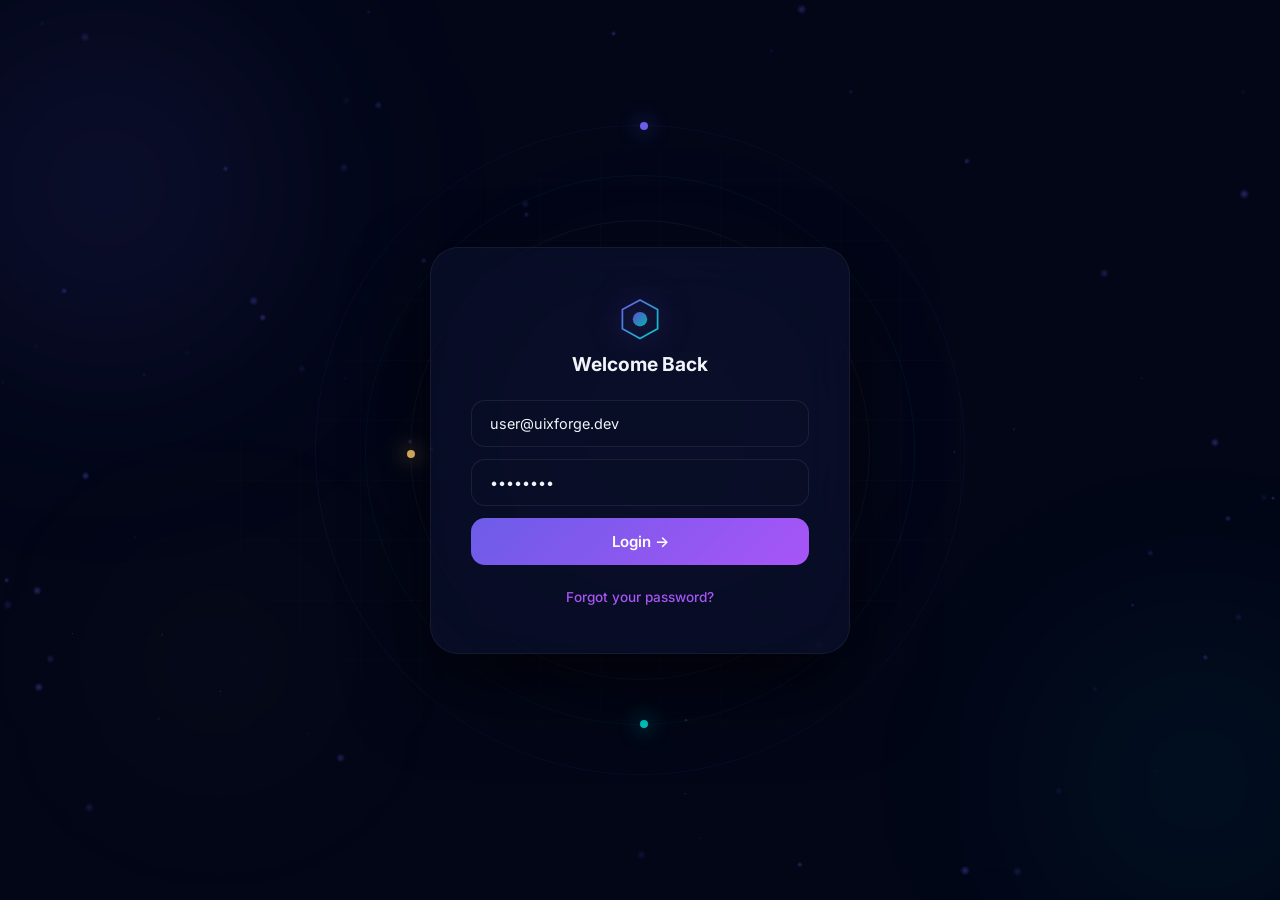
<file: authentication/auth-005/index.html>
<!DOCTYPE html>
<html lang="en">
<head>
  <meta charset="UTF-8">
  <meta name="viewport" content="width=device-width, initial-scale=1.0, viewport-fit=cover">
  <title>AUTH-005 — Forgot Password Modal | UIXForge</title>
  <link rel="stylesheet" href="style.css">
</head>
<body>

  <!-- Custom Cursor -->
  <div class="cursor" id="cursor"></div>
  <div class="cursor-dot" id="cursorDot"></div>

  <!-- Particle Canvas -->
  <canvas id="particleCanvas"></canvas>

  <!-- Ambient Orbs -->
  <div class="ambient-orbs">
    <div class="orb orb-1"></div>
    <div class="orb orb-2"></div>
    <div class="orb orb-3"></div>
    <div class="orb orb-4"></div>
  </div>

  <!-- Grid Overlay -->
  <div class="grid-overlay"></div>

  <!-- Orbit Rings -->
  <div class="orbit-container">
    <div class="orbit-ring outer"><div class="orbit-dot purple"></div></div>
    <div class="orbit-ring middle"><div class="orbit-dot cyan"></div></div>
    <div class="orbit-ring inner"><div class="orbit-dot gold"></div></div>
  </div>

  <!-- Demo Page Content -->
  <div class="demo-page">
    <div class="demo-card">
      <div class="demo-brand">
        <svg viewBox="0 0 60 60" fill="none" class="demo-logo">
          <defs><linearGradient id="demoGrad" x1="0%" y1="0%" x2="100%" y2="100%"><stop offset="0%" stop-color="#6c5ce7"/><stop offset="100%" stop-color="#00cec9"/></linearGradient></defs>
          <path d="M30 5L52 17V41L30 53L8 41V17L30 5Z" stroke="url(#demoGrad)" stroke-width="2.2" fill="none"/>
          <circle cx="30" cy="29" r="9" fill="url(#demoGrad)" opacity="0.85"/>
        </svg>
        <h2>Welcome Back</h2>
      </div>
      <div class="demo-form">
        <input type="email" class="demo-input" placeholder="Email Address" value="user@uixforge.dev">
        <input type="password" class="demo-input" placeholder="Password" value="********">
        <button class="demo-btn">Login →</button>
      </div>
      <button class="forgot-trigger" id="forgotTrigger">
        Forgot your password?
      </button>
    </div>
  </div>

  <!-- ============================================ -->
  <!-- FORGOT PASSWORD MODAL                         -->
  <!-- ============================================ -->
  <div class="modal-overlay" id="modalOverlay">
    <div class="modal-card" id="modalCard">
      <div class="card-glare" id="cardGlare"></div>

      <!-- Close Button -->
      <button class="modal-close" id="modalClose">
        <svg width="20" height="20" viewBox="0 0 24 24" fill="none" stroke="currentColor" stroke-width="2" stroke-linecap="round" stroke-linejoin="round">
          <line x1="18" y1="6" x2="6" y2="18"/><line x1="6" y1="6" x2="18" y2="18"/>
        </svg>
      </button>

      <!-- Success Overlay -->
      <div class="success-overlay" id="successOverlay">
        <div class="success-icon-wrap" id="successIconWrap">
          <div class="success-check-circle">
            <svg viewBox="0 0 24 24" fill="none"><polyline points="4 13 10 19 20 5"/></svg>
          </div>
        </div>
        <div class="success-title">Email Sent!</div>
        <div class="success-subtitle">Check your inbox for the reset link ✨</div>
        <button class="modal-btn" id="successDoneBtn">Done</button>
      </div>

      <div class="modal-content" id="modalContent">
        <!-- Brand -->
        <div class="brand-section">
          <div class="logo-container">
            <svg class="logo-svg" viewBox="0 0 60 60" fill="none">
              <defs><linearGradient id="logoGrad" x1="0%" y1="0%" x2="100%" y2="100%"><stop offset="0%" stop-color="#6c5ce7"/><stop offset="100%" stop-color="#00cec9"/></linearGradient></defs>
              <path d="M30 5L52 17V41L30 53L8 41V17L30 5Z" stroke="url(#logoGrad)" stroke-width="2.2" fill="none"/>
              <circle cx="30" cy="29" r="9" fill="url(#logoGrad)" opacity="0.85"/>
            </svg>
            <div class="logo-pulse"></div>
          </div>
          <h1 class="brand-title"><span class="title-gradient">UIXForge</span></h1>
        </div>

        <!-- Step 1: Enter Email -->
        <div class="step-content active" id="step1">
          <div class="step-icon-wrap">
            <div class="step-icon">
              <svg width="24" height="24" viewBox="0 0 24 24" fill="none" stroke="currentColor" stroke-width="1.8" stroke-linecap="round" stroke-linejoin="round">
                <rect x="3" y="11" width="18" height="11" rx="2"/><path d="M7 11V7a5 5 0 0 1 10 0v4"/>
              </svg>
            </div>
          </div>
          <h2 class="step-title">Forgot Password?</h2>
          <p class="step-subtitle">Enter your email and we'll send you a reset link</p>

          <form class="modal-form" id="emailForm" novalidate>
            <div class="input-group">
              <div class="input-field-wrapper">
                <span class="field-icon">
                  <svg width="18" height="18" viewBox="0 0 24 24" fill="none" stroke="currentColor" stroke-width="1.8" stroke-linecap="round" stroke-linejoin="round">
                    <rect x="2" y="4" width="20" height="16" rx="2"/><path d="M22 4L12 14 2 4"/>
                  </svg>
                </span>
                <input type="email" class="form-field" id="resetEmail" placeholder=" " autocomplete="email" required>
                <label class="floating-label">Email Address</label>
                <span class="field-status"></span>
              </div>
              <div class="error-hint" id="emailError"></div>
            </div>

            <button type="submit" class="modal-btn" id="sendBtn">
              <span class="btn-text">Send Reset Link →</span>
              <span class="btn-spinner"></span>
              <div class="btn-shimmer"></div>
            </button>
          </form>
        </div>

        <!-- Step 2: Check Email -->
        <div class="step-content" id="step2">
          <div class="step-icon-wrap">
            <div class="step-icon sent-icon">
              <svg width="24" height="24" viewBox="0 0 24 24" fill="none" stroke="currentColor" stroke-width="1.8" stroke-linecap="round" stroke-linejoin="round">
                <path d="M22 11.08V12a10 10 0 1 1-5.93-9.14"/><polyline points="22 4 12 14.01 9 11.01"/>
              </svg>
            </div>
          </div>
          <h2 class="step-title">Check Your Email</h2>
          <p class="step-subtitle">
            We sent a reset link to<br>
            <span class="email-highlight" id="sentEmailDisplay">user@example.com</span>
          </p>

          <div class="email-sent-icon">
            <svg viewBox="0 0 24 24" fill="none" stroke="currentColor" stroke-width="1.5" stroke-linecap="round" stroke-linejoin="round">
              <rect x="2" y="4" width="20" height="16" rx="2"/><path d="M22 4L12 14 2 4"/>
            </svg>
          </div>

          <div class="step-actions">
            <button class="modal-btn" id="openEmailBtn">
              <span class="btn-text">Open Email App →</span>
            </button>
            <button class="text-btn" id="backToEditBtn">
              ← Try a different email
            </button>
          </div>
        </div>
      </div>
    </div>
  </div>

  <!-- Toast Container -->
  <div class="toast-container" id="toastContainer"></div>

  <script src="script.js"></script>
</body>
</html>
</file>
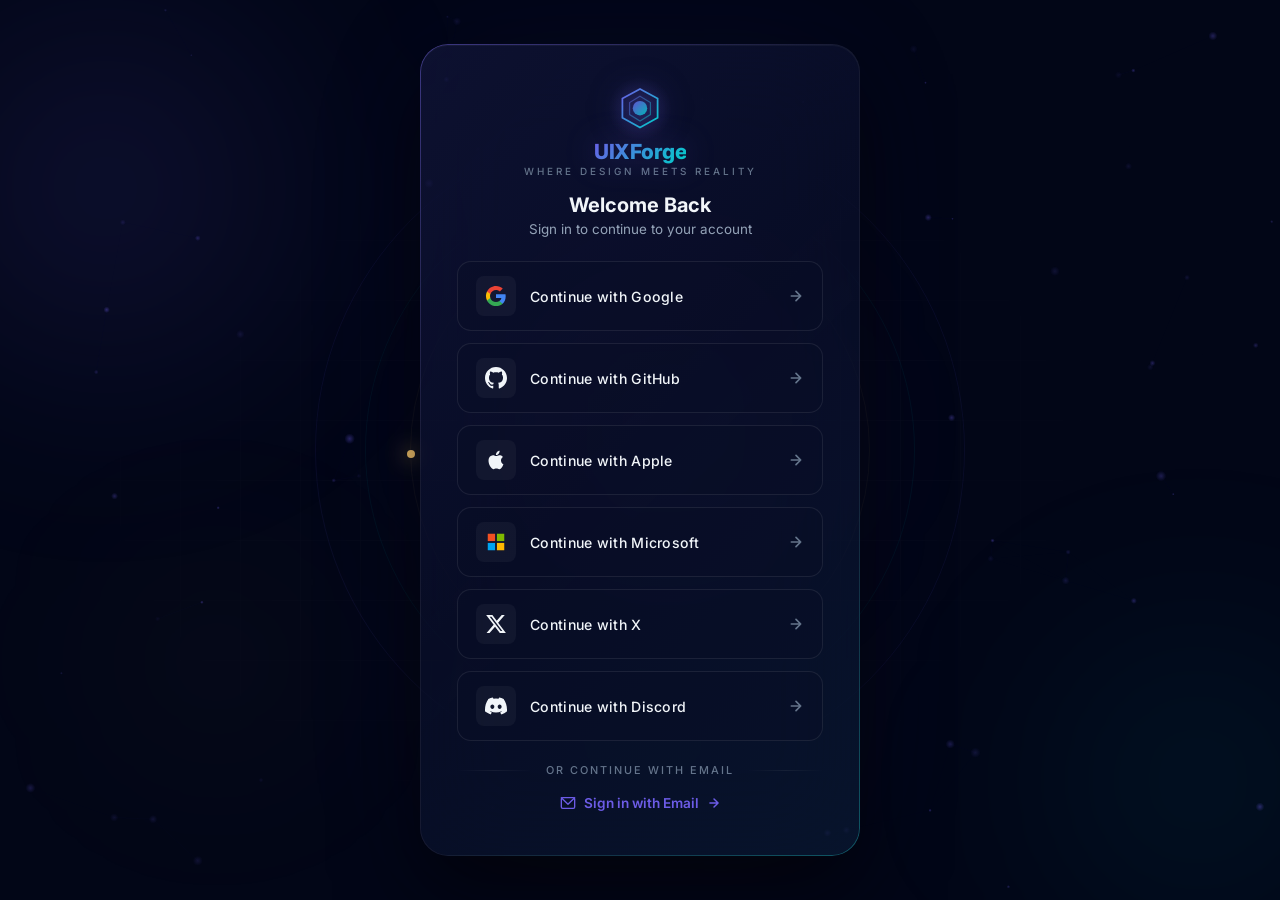
<file: authentication/auth-006/index.html>
<!DOCTYPE html>
<html lang="en">
<head>
  <meta charset="UTF-8">
  <meta name="viewport" content="width=device-width, initial-scale=1.0, viewport-fit=cover">
  <title>AUTH-006 — Social Login Buttons | UIXForge</title>
  <link rel="stylesheet" href="style.css">
</head>
<body>

  <!-- Custom Cursor -->
  <div class="cursor" id="cursor"></div>
  <div class="cursor-dot" id="cursorDot"></div>

  <!-- Particle Canvas -->
  <canvas id="particleCanvas"></canvas>

  <!-- Ambient Orbs -->
  <div class="ambient-orbs">
    <div class="orb orb-1"></div>
    <div class="orb orb-2"></div>
    <div class="orb orb-3"></div>
    <div class="orb orb-4"></div>
  </div>

  <!-- Grid Overlay -->
  <div class="grid-overlay"></div>

  <!-- Orbit Rings -->
  <div class="orbit-container">
    <div class="orbit-ring outer"><div class="orbit-dot purple"></div></div>
    <div class="orbit-ring middle"><div class="orbit-dot cyan"></div></div>
    <div class="orbit-ring inner"><div class="orbit-dot gold"></div></div>
  </div>

  <!-- Main Wrapper -->
  <div class="main-wrapper">
    <div class="social-card" id="socialCard">
      <div class="card-glare" id="cardGlare"></div>

      <div class="card-content">
        <!-- Brand -->
        <div class="brand-section">
          <div class="logo-container">
            <svg class="logo-svg" viewBox="0 0 60 60" fill="none">
              <defs>
                <linearGradient id="logoGrad" x1="0%" y1="0%" x2="100%" y2="100%">
                  <stop offset="0%" stop-color="#6c5ce7"/>
                  <stop offset="100%" stop-color="#00cec9"/>
                </linearGradient>
              </defs>
              <path d="M30 5L52 17V41L30 53L8 41V17L30 5Z" stroke="url(#logoGrad)" stroke-width="2.2" fill="none"/>
              <circle cx="30" cy="29" r="9" fill="url(#logoGrad)" opacity="0.85"/>
              <path d="M30 14L43 22V37L30 45L17 37V22L30 14Z" stroke="url(#logoGrad)" stroke-width="1.5" fill="none" opacity="0.5"/>
            </svg>
            <div class="logo-pulse"></div>
          </div>
          <h1 class="brand-title"><span class="title-gradient">UIXForge</span></h1>
          <p class="brand-tagline">Where Design Meets Reality</p>
        </div>

        <!-- Welcome Text -->
        <div class="welcome-section">
          <h2 class="welcome-title">Welcome Back</h2>
          <p class="welcome-subtitle">Sign in to continue to your account</p>
        </div>

        <!-- Social Buttons Grid -->
        <div class="social-grid" id="socialGrid">
          <!-- Google -->
          <button class="social-btn" data-provider="Google" data-color="#4285F4">
            <div class="social-icon-wrapper">
              <svg viewBox="0 0 24 24" fill="currentColor">
                <path d="M22.56 12.25c0-.78-.07-1.53-.2-2.25H12v4.26h5.92a5.06 5.06 0 0 1-2.2 3.32v2.77h3.57c2.08-1.92 3.28-4.74 3.28-8.1z" fill="#4285F4"/>
                <path d="M12 23c2.97 0 5.46-.98 7.28-2.66l-3.57-2.77c-.98.66-2.23 1.06-3.71 1.06-2.86 0-5.29-1.93-6.16-4.53H2.18v2.84C3.99 20.53 7.7 23 12 23z" fill="#34A853"/>
                <path d="M5.84 14.09c-.22-.66-.35-1.36-.35-2.09s.13-1.43.35-2.09V7.07H2.18C1.43 8.55 1 10.22 1 12s.43 3.45 1.18 4.93l2.85-2.22.81-.62z" fill="#FBBC05"/>
                <path d="M12 5.38c1.62 0 3.06.56 4.21 1.64l3.15-3.15C17.45 2.09 14.97 1 12 1 7.7 1 3.99 3.47 2.18 7.07l3.66 2.84c.87-2.6 3.3-4.53 6.16-4.53z" fill="#EA4335"/>
              </svg>
            </div>
            <span class="social-label">Continue with Google</span>
            <span class="social-arrow">
              <svg width="16" height="16" viewBox="0 0 24 24" fill="none" stroke="currentColor" stroke-width="2.5" stroke-linecap="round" stroke-linejoin="round"><path d="M5 12h14M12 5l7 7-7 7"/></svg>
            </span>
            <div class="social-shimmer"></div>
          </button>

          <!-- GitHub -->
          <button class="social-btn" data-provider="GitHub" data-color="#6e5494">
            <div class="social-icon-wrapper">
              <svg viewBox="0 0 24 24" fill="currentColor">
                <path d="M12 0c-6.626 0-12 5.373-12 12 0 5.302 3.438 9.8 8.207 11.387.599.111.793-.261.793-.577v-2.234c-3.338.726-4.033-1.416-4.033-1.416-.546-1.387-1.333-1.756-1.333-1.756-1.089-.745.083-.729.083-.729 1.205.084 1.839 1.237 1.839 1.237 1.07 1.834 2.807 1.304 3.492.997.107-.775.418-1.305.762-1.604-2.665-.305-5.467-1.334-5.467-5.931 0-1.311.469-2.381 1.236-3.221-.124-.303-.535-1.524.117-3.176 0 0 1.008-.322 3.301 1.23.957-.266 1.983-.399 3.003-.404 1.02.005 2.047.138 3.006.404 2.291-1.552 3.297-1.23 3.297-1.23.653 1.653.242 2.874.118 3.176.77.84 1.235 1.911 1.235 3.221 0 4.609-2.807 5.624-5.479 5.921.43.372.823 1.102.823 2.222v3.293c0 .319.192.694.801.576 4.765-1.589 8.199-6.086 8.199-11.386 0-6.627-5.373-12-12-12z"/>
              </svg>
            </div>
            <span class="social-label">Continue with GitHub</span>
            <span class="social-arrow">
              <svg width="16" height="16" viewBox="0 0 24 24" fill="none" stroke="currentColor" stroke-width="2.5" stroke-linecap="round" stroke-linejoin="round"><path d="M5 12h14M12 5l7 7-7 7"/></svg>
            </span>
            <div class="social-shimmer"></div>
          </button>

          <!-- Apple -->
          <button class="social-btn" data-provider="Apple" data-color="#000000">
            <div class="social-icon-wrapper">
              <svg viewBox="0 0 24 24" fill="currentColor">
                <path d="M18.71 19.5c-.83 1.24-1.71 2.45-3.05 2.47-1.34.03-1.77-.79-3.29-.79-1.53 0-2 .77-3.27.82-1.31.05-2.3-1.32-3.14-2.53C4.25 17 2.94 12.45 4.7 9.39c.87-1.52 2.43-2.48 4.12-2.51 1.28-.02 2.5.87 3.29.87.78 0 2.26-1.07 3.8-.91.65.03 2.47.26 3.64 1.98-.09.06-2.17 1.28-2.15 3.81.03 3.02 2.65 4.03 2.68 4.04-.03.07-.42 1.44-1.38 2.83M13 3.5c.73-.83 1.94-1.46 2.94-1.5.13 1.17-.34 2.35-1.04 3.19-.69.85-1.83 1.51-2.95 1.42-.15-1.15.41-2.35 1.05-3.11z"/>
              </svg>
            </div>
            <span class="social-label">Continue with Apple</span>
            <span class="social-arrow">
              <svg width="16" height="16" viewBox="0 0 24 24" fill="none" stroke="currentColor" stroke-width="2.5" stroke-linecap="round" stroke-linejoin="round"><path d="M5 12h14M12 5l7 7-7 7"/></svg>
            </span>
            <div class="social-shimmer"></div>
          </button>

          <!-- Microsoft -->
          <button class="social-btn" data-provider="Microsoft" data-color="#00A4EF">
            <div class="social-icon-wrapper">
              <svg viewBox="0 0 24 24" fill="currentColor">
                <rect x="3" y="3" width="8" height="8" fill="#F25022"/>
                <rect x="13" y="3" width="8" height="8" fill="#7FBA00"/>
                <rect x="3" y="13" width="8" height="8" fill="#00A4EF"/>
                <rect x="13" y="13" width="8" height="8" fill="#FFB900"/>
              </svg>
            </div>
            <span class="social-label">Continue with Microsoft</span>
            <span class="social-arrow">
              <svg width="16" height="16" viewBox="0 0 24 24" fill="none" stroke="currentColor" stroke-width="2.5" stroke-linecap="round" stroke-linejoin="round"><path d="M5 12h14M12 5l7 7-7 7"/></svg>
            </span>
            <div class="social-shimmer"></div>
          </button>

          <!-- Twitter/X -->
          <button class="social-btn" data-provider="Twitter" data-color="#1DA1F2">
            <div class="social-icon-wrapper">
              <svg viewBox="0 0 24 24" fill="currentColor">
                <path d="M18.244 2.25h3.308l-7.227 8.26 8.502 11.24H16.17l-5.214-6.817L4.99 21.75H1.68l7.73-8.835L1.254 2.25H8.08l4.713 6.231zm-1.161 17.52h1.833L7.084 4.126H5.117z"/>
              </svg>
            </div>
            <span class="social-label">Continue with X</span>
            <span class="social-arrow">
              <svg width="16" height="16" viewBox="0 0 24 24" fill="none" stroke="currentColor" stroke-width="2.5" stroke-linecap="round" stroke-linejoin="round"><path d="M5 12h14M12 5l7 7-7 7"/></svg>
            </span>
            <div class="social-shimmer"></div>
          </button>

          <!-- Discord -->
          <button class="social-btn" data-provider="Discord" data-color="#5865F2">
            <div class="social-icon-wrapper">
              <svg viewBox="0 0 24 24" fill="currentColor">
                <path d="M20.317 4.37a19.791 19.791 0 0 0-4.885-1.515.074.074 0 0 0-.079.037c-.21.375-.444.864-.608 1.25a18.27 18.27 0 0 0-5.487 0 12.64 12.64 0 0 0-.617-1.25.077.077 0 0 0-.079-.037A19.736 19.736 0 0 0 3.677 4.37a.07.07 0 0 0-.032.027C.533 9.046-.32 13.58.099 18.057a.082.082 0 0 0 .031.057 19.9 19.9 0 0 0 5.993 3.03.078.078 0 0 0 .084-.028 14.09 14.09 0 0 0 1.226-1.994.076.076 0 0 0-.041-.106 13.107 13.107 0 0 1-1.872-.892.077.077 0 0 1-.008-.128 10.2 10.2 0 0 0 .372-.292.074.074 0 0 1 .077-.01c3.928 1.793 8.18 1.793 12.062 0a.074.074 0 0 1 .078.01c.12.098.246.198.373.292a.077.077 0 0 1-.006.127 12.299 12.299 0 0 1-1.873.892.077.077 0 0 0-.041.107c.36.698.772 1.362 1.225 1.993a.076.076 0 0 0 .084.028 19.839 19.839 0 0 0 6.002-3.03.077.077 0 0 0 .032-.054c.5-5.177-.838-9.674-3.549-13.66a.061.061 0 0 0-.031-.03zM8.02 15.33c-1.183 0-2.157-1.085-2.157-2.419 0-1.333.956-2.419 2.157-2.419 1.21 0 2.176 1.096 2.157 2.42 0 1.333-.956 2.418-2.157 2.418zm7.975 0c-1.183 0-2.157-1.085-2.157-2.419 0-1.333.955-2.419 2.157-2.419 1.21 0 2.176 1.096 2.157 2.42 0 1.333-.946 2.418-2.157 2.418z"/>
              </svg>
            </div>
            <span class="social-label">Continue with Discord</span>
            <span class="social-arrow">
              <svg width="16" height="16" viewBox="0 0 24 24" fill="none" stroke="currentColor" stroke-width="2.5" stroke-linecap="round" stroke-linejoin="round"><path d="M5 12h14M12 5l7 7-7 7"/></svg>
            </span>
            <div class="social-shimmer"></div>
          </button>
        </div>

        <!-- Divider -->
        <div class="divider-section">
          <span class="divider-line"></span>
          <span class="divider-text">or continue with email</span>
          <span class="divider-line"></span>
        </div>

        <!-- Email Login Link -->
        <p class="signin-text">
          <a href="#" class="signin-link">
            <svg width="16" height="16" viewBox="0 0 24 24" fill="none" stroke="currentColor" stroke-width="2" stroke-linecap="round" stroke-linejoin="round"><rect x="2" y="4" width="20" height="16" rx="2"/><path d="M22 4L12 14 2 4"/></svg>
            Sign in with Email
            <svg width="14" height="14" viewBox="0 0 24 24" fill="none" stroke="currentColor" stroke-width="2.5" stroke-linecap="round" stroke-linejoin="round"><path d="M5 12h14M12 5l7 7-7 7"/></svg>
          </a>
        </p>
      </div>
    </div>
  </div>

  <!-- Toast Container -->
  <div class="toast-container" id="toastContainer"></div>

  <script src="script.js"></script>
</body>
</html>
</file>
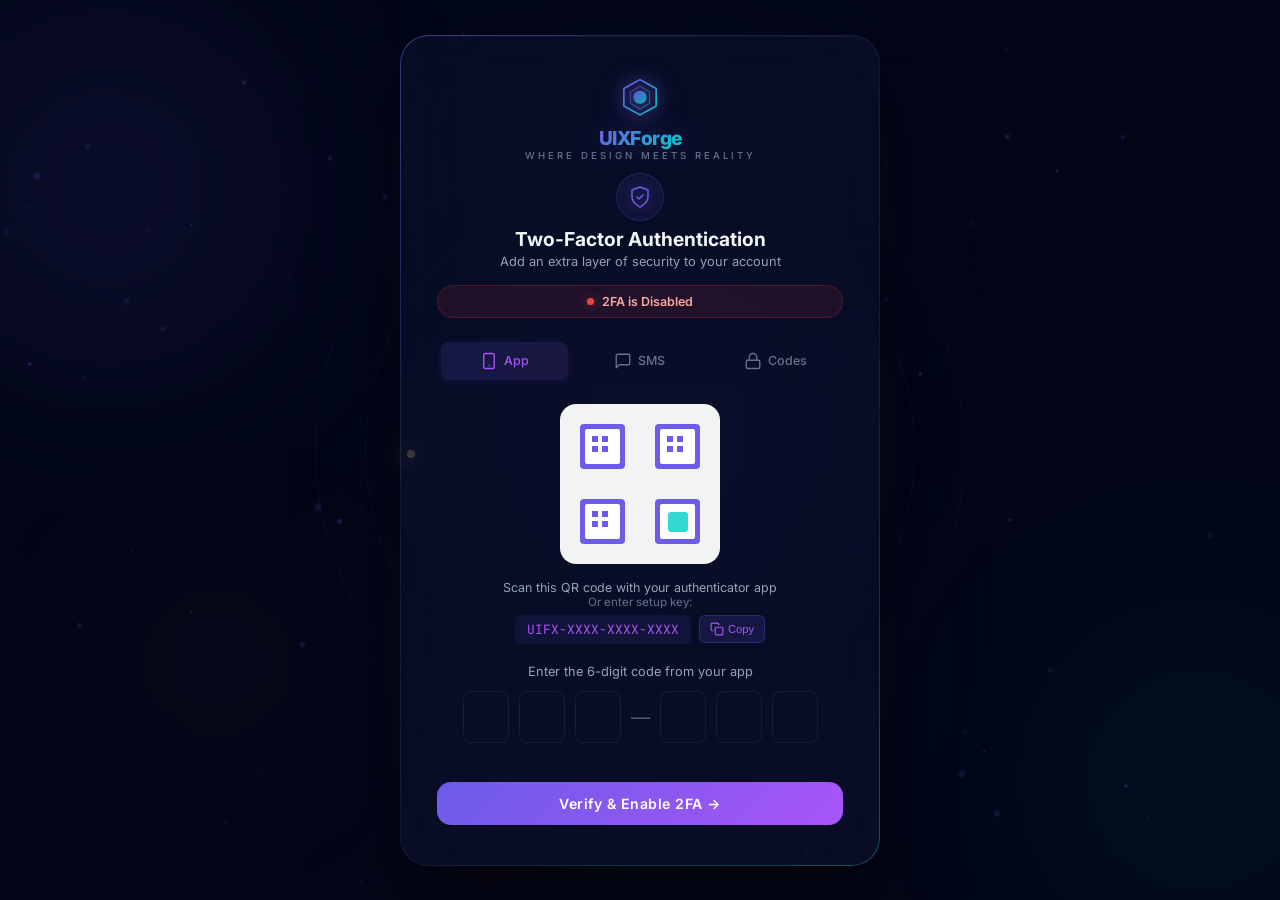
<file: authentication/auth-007/index.html>
<!DOCTYPE html>
<html lang="en">
<head>
  <meta charset="UTF-8">
  <meta name="viewport" content="width=device-width, initial-scale=1.0, viewport-fit=cover">
  <title>AUTH-007 — Two-Factor Authentication | UIXForge</title>
  <link rel="stylesheet" href="style.css">
</head>
<body>

  <!-- Custom Cursor -->
  <div class="cursor" id="cursor"></div>
  <div class="cursor-dot" id="cursorDot"></div>

  <!-- Particle Canvas -->
  <canvas id="particleCanvas"></canvas>

  <!-- Ambient Orbs -->
  <div class="ambient-orbs">
    <div class="orb orb-1"></div>
    <div class="orb orb-2"></div>
    <div class="orb orb-3"></div>
    <div class="orb orb-4"></div>
  </div>

  <!-- Grid Overlay -->
  <div class="grid-overlay"></div>

  <!-- Orbit Rings -->
  <div class="orbit-container">
    <div class="orbit-ring outer"><div class="orbit-dot purple"></div></div>
    <div class="orbit-ring middle"><div class="orbit-dot cyan"></div></div>
    <div class="orbit-ring inner"><div class="orbit-dot gold"></div></div>
  </div>

  <!-- Main Wrapper -->
  <div class="main-wrapper">
    <div class="tfa-card" id="tfaCard">
      <div class="card-glare" id="cardGlare"></div>

      <!-- Success Overlay -->
      <div class="success-overlay" id="successOverlay">
        <div class="success-icon-wrap" id="successIconWrap">
          <div class="success-check-circle">
            <svg viewBox="0 0 24 24" fill="none"><polyline points="4 13 10 19 20 5"/></svg>
          </div>
        </div>
        <div class="success-title">2FA Enabled!</div>
        <div class="success-subtitle">Your account is now more secure 🔐</div>
        <button class="tfa-btn" id="successDoneBtn">Done</button>
      </div>

      <div class="card-content">
        <!-- Brand -->
        <div class="brand-section">
          <div class="logo-container">
            <svg class="logo-svg" viewBox="0 0 60 60" fill="none">
              <defs><linearGradient id="logoGrad" x1="0%" y1="0%" x2="100%" y2="100%"><stop offset="0%" stop-color="#6c5ce7"/><stop offset="100%" stop-color="#00cec9"/></linearGradient></defs>
              <path d="M30 5L52 17V41L30 53L8 41V17L30 5Z" stroke="url(#logoGrad)" stroke-width="2.2" fill="none"/>
              <circle cx="30" cy="29" r="9" fill="url(#logoGrad)" opacity="0.85"/>
              <path d="M30 14L43 22V37L30 45L17 37V22L30 14Z" stroke="url(#logoGrad)" stroke-width="1.5" fill="none" opacity="0.5"/>
            </svg>
            <div class="logo-pulse"></div>
          </div>
          <h1 class="brand-title"><span class="title-gradient">UIXForge</span></h1>
          <p class="brand-tagline">Where Design Meets Reality</p>
        </div>

        <!-- Shield Icon -->
        <div class="shield-section">
          <div class="shield-icon-wrap">
            <svg class="shield-svg" viewBox="0 0 24 24" fill="none" stroke="currentColor" stroke-width="1.5" stroke-linecap="round" stroke-linejoin="round">
              <path d="M12 22s8-4 8-10V5l-8-3-8 3v7c0 6 8 10 8 10z"/>
              <polyline points="9 12 11 14 15 10"/>
            </svg>
          </div>
        </div>

        <!-- Title -->
        <div class="welcome-section">
          <h2 class="welcome-title">Two-Factor Authentication</h2>
          <p class="welcome-subtitle">Add an extra layer of security to your account</p>
        </div>

        <!-- Status Badge -->
        <div class="status-badge disabled" id="statusBadge">
          <span class="status-dot"></span>
          <span class="status-text" id="statusText">2FA is Disabled</span>
        </div>

        <!-- Method Tabs -->
        <div class="method-tabs" id="methodTabs">
          <button class="method-tab active" data-method="app">
            <svg width="18" height="18" viewBox="0 0 24 24" fill="none" stroke="currentColor" stroke-width="1.8" stroke-linecap="round" stroke-linejoin="round"><rect x="5" y="2" width="14" height="20" rx="2"/><line x1="12" y1="18" x2="12.01" y2="18"/></svg>
            <span>App</span>
          </button>
          <button class="method-tab" data-method="sms">
            <svg width="18" height="18" viewBox="0 0 24 24" fill="none" stroke="currentColor" stroke-width="1.8" stroke-linecap="round" stroke-linejoin="round"><path d="M21 15a2 2 0 0 1-2 2H7l-4 4V5a2 2 0 0 1 2-2h14a2 2 0 0 1 2 2z"/></svg>
            <span>SMS</span>
          </button>
          <button class="method-tab" data-method="recovery">
            <svg width="18" height="18" viewBox="0 0 24 24" fill="none" stroke="currentColor" stroke-width="1.8" stroke-linecap="round" stroke-linejoin="round"><rect x="3" y="11" width="18" height="11" rx="2"/><path d="M7 11V7a5 5 0 0 1 10 0v4"/></svg>
            <span>Codes</span>
          </button>
        </div>

        <!-- ============================================ -->
        <!-- METHOD 1: Authenticator App                   -->
        <!-- ============================================ -->
        <div class="method-content active" id="method-app">
          <div class="qr-section">
            <div class="qr-code" id="qrCode">
              <!-- Animated QR placeholder -->
              <svg viewBox="0 0 160 160" fill="none">
                <rect width="160" height="160" rx="12" fill="white" opacity="0.95"/>
                <!-- QR pattern -->
                <rect x="20" y="20" width="45" height="45" rx="4" fill="#6c5ce7"/>
                <rect x="25" y="25" width="35" height="35" rx="2" fill="white"/>
                <rect x="32" y="32" width="6" height="6" fill="#6c5ce7"/>
                <rect x="42" y="32" width="6" height="6" fill="#6c5ce7"/>
                <rect x="32" y="42" width="6" height="6" fill="#6c5ce7"/>
                <rect x="42" y="42" width="6" height="6" fill="#6c5ce7"/>
                
                <rect x="95" y="20" width="45" height="45" rx="4" fill="#6c5ce7"/>
                <rect x="100" y="25" width="35" height="35" rx="2" fill="white"/>
                <rect x="107" y="32" width="6" height="6" fill="#6c5ce7"/>
                <rect x="117" y="32" width="6" height="6" fill="#6c5ce7"/>
                <rect x="107" y="42" width="6" height="6" fill="#6c5ce7"/>
                <rect x="117" y="42" width="6" height="6" fill="#6c5ce7"/>
                
                <rect x="20" y="95" width="45" height="45" rx="4" fill="#6c5ce7"/>
                <rect x="25" y="100" width="35" height="35" rx="2" fill="white"/>
                <rect x="32" y="107" width="6" height="6" fill="#6c5ce7"/>
                <rect x="42" y="107" width="6" height="6" fill="#6c5ce7"/>
                <rect x="32" y="117" width="6" height="6" fill="#6c5ce7"/>
                <rect x="42" y="117" width="6" height="6" fill="#6c5ce7"/>
                
                <rect x="95" y="95" width="45" height="45" rx="4" fill="#6c5ce7"/>
                <rect x="100" y="100" width="35" height="35" rx="2" fill="white"/>
                <rect x="108" y="108" width="20" height="20" rx="3" fill="#00cec9" opacity="0.8"/>
              </svg>
              <div class="qr-glow"></div>
            </div>
            <div class="qr-instructions">
              <p class="qr-text">Scan this QR code with your authenticator app</p>
              <div class="setup-key">
                <span class="key-label">Or enter setup key:</span>
                <div class="key-value" id="setupKey">
                  <code>UIFX-XXXX-XXXX-XXXX</code>
                  <button class="copy-btn" id="copyKeyBtn">
                    <svg width="14" height="14" viewBox="0 0 24 24" fill="none" stroke="currentColor" stroke-width="2" stroke-linecap="round" stroke-linejoin="round"><rect x="9" y="9" width="13" height="13" rx="2"/><path d="M5 15H4a2 2 0 0 1-2-2V4a2 2 0 0 1 2-2h9a2 2 0 0 1 2 2v1"/></svg>
                    Copy
                  </button>
                </div>
              </div>
            </div>
          </div>

          <!-- Verification -->
          <div class="verification-section">
            <p class="verify-text">Enter the 6-digit code from your app</p>
            <div class="otp-inputs" id="otpInputs">
              <input type="text" class="otp-field" maxlength="1" inputmode="numeric" data-index="0" required>
              <input type="text" class="otp-field" maxlength="1" inputmode="numeric" data-index="1" required>
              <input type="text" class="otp-field" maxlength="1" inputmode="numeric" data-index="2" required>
              <span class="otp-separator">—</span>
              <input type="text" class="otp-field" maxlength="1" inputmode="numeric" data-index="3" required>
              <input type="text" class="otp-field" maxlength="1" inputmode="numeric" data-index="4" required>
              <input type="text" class="otp-field" maxlength="1" inputmode="numeric" data-index="5" required>
            </div>
            <div class="error-message" id="errorMessage">
              <svg width="14" height="14" viewBox="0 0 24 24" fill="none" stroke="currentColor" stroke-width="2"><circle cx="12" cy="12" r="10"/><line x1="12" y1="8" x2="12" y2="12"/><line x1="12" y1="16" x2="12.01" y2="16"/></svg>
              <span id="errorText">Invalid code. Please try again.</span>
            </div>
            <button class="tfa-btn" id="verifyAppBtn">
              <span class="btn-text">Verify & Enable 2FA →</span>
              <span class="btn-spinner"></span>
              <div class="btn-shimmer"></div>
            </button>
          </div>
        </div>

        <!-- ============================================ -->
        <!-- METHOD 2: SMS Verification                    -->
        <!-- ============================================ -->
        <div class="method-content" id="method-sms">
          <div class="phone-section">
            <div class="phone-input-wrapper">
              <span class="phone-icon">
                <svg width="20" height="20" viewBox="0 0 24 24" fill="none" stroke="currentColor" stroke-width="1.8" stroke-linecap="round" stroke-linejoin="round"><rect x="5" y="2" width="14" height="20" rx="2"/><line x1="12" y1="18" x2="12.01" y2="18"/></svg>
              </span>
              <input type="tel" class="form-field" id="phoneNumber" placeholder=" " value="+1 (555) 123-4567" required>
              <label class="floating-label">Phone Number</label>
            </div>
            <p class="phone-hint">We'll send a code to this number</p>
          </div>

          <div class="verification-section">
            <p class="verify-text">Enter the 6-digit code sent via SMS</p>
            <div class="otp-inputs" id="smsOtpInputs">
              <input type="text" class="otp-field sms-otp" maxlength="1" inputmode="numeric" data-index="0" required>
              <input type="text" class="otp-field sms-otp" maxlength="1" inputmode="numeric" data-index="1" required>
              <input type="text" class="otp-field sms-otp" maxlength="1" inputmode="numeric" data-index="2" required>
              <span class="otp-separator">—</span>
              <input type="text" class="otp-field sms-otp" maxlength="1" inputmode="numeric" data-index="3" required>
              <input type="text" class="otp-field sms-otp" maxlength="1" inputmode="numeric" data-index="4" required>
              <input type="text" class="otp-field sms-otp" maxlength="1" inputmode="numeric" data-index="5" required>
            </div>
            <div class="sms-actions">
              <button class="tfa-btn" id="sendSmsBtn">
                <span class="btn-text">Send Code →</span>
              </button>
              <button class="text-btn" id="resendSmsBtn" disabled>
                Resend in <span id="smsTimer">0:30</span>
              </button>
            </div>
            <button class="tfa-btn" id="verifySmsBtn" style="margin-top:12px;">
              <span class="btn-text">Verify & Enable 2FA →</span>
              <span class="btn-spinner"></span>
              <div class="btn-shimmer"></div>
            </button>
          </div>
        </div>

        <!-- ============================================ -->
        <!-- METHOD 3: Recovery Codes                      -->
        <!-- ============================================ -->
        <div class="method-content" id="method-recovery">
          <div class="recovery-info">
            <div class="recovery-icon">
              <svg width="28" height="28" viewBox="0 0 24 24" fill="none" stroke="currentColor" stroke-width="1.8" stroke-linecap="round" stroke-linejoin="round"><rect x="3" y="11" width="18" height="11" rx="2"/><path d="M7 11V7a5 5 0 0 1 10 0v4"/></svg>
            </div>
            <h3 class="recovery-title">Save Your Recovery Codes</h3>
            <p class="recovery-text">Store these codes in a safe place. Each code can be used once.</p>
          </div>

          <div class="recovery-codes-grid" id="recoveryCodes">
            <div class="recovery-code"><span>UIFX-A1B2-C3D4</span><span class="code-status"></span></div>
            <div class="recovery-code"><span>UIFX-E5F6-G7H8</span><span class="code-status"></span></div>
            <div class="recovery-code"><span>UIFX-I9J0-K1L2</span><span class="code-status"></span></div>
            <div class="recovery-code"><span>UIFX-M3N4-O5P6</span><span class="code-status"></span></div>
            <div class="recovery-code"><span>UIFX-Q7R8-S9T0</span><span class="code-status"></span></div>
            <div class="recovery-code"><span>UIFX-U1V2-W3X4</span><span class="code-status"></span></div>
          </div>

          <div class="recovery-actions">
            <button class="tfa-btn" id="copyCodesBtn">
              <svg width="16" height="16" viewBox="0 0 24 24" fill="none" stroke="currentColor" stroke-width="2" stroke-linecap="round" stroke-linejoin="round"><rect x="9" y="9" width="13" height="13" rx="2"/><path d="M5 15H4a2 2 0 0 1-2-2V4a2 2 0 0 1 2-2h9a2 2 0 0 1 2 2v1"/></svg>
              <span class="btn-text">Copy All Codes</span>
            </button>
            <button class="tfa-btn" id="downloadCodesBtn" style="background: linear-gradient(135deg, #10b981, #34d399);">
              <svg width="16" height="16" viewBox="0 0 24 24" fill="none" stroke="currentColor" stroke-width="2" stroke-linecap="round" stroke-linejoin="round"><path d="M21 15v4a2 2 0 0 1-2 2H5a2 2 0 0 1-2-2v-4"/><polyline points="7 10 12 15 17 10"/><line x1="12" y1="15" x2="12" y2="3"/></svg>
              <span class="btn-text">Download as TXT</span>
            </button>
            <button class="tfa-btn" id="regenerateCodesBtn" style="background: rgba(255,255,255,0.05); border: 1px solid rgba(255,255,255,0.08); color: var(--text-secondary);">
              <svg width="16" height="16" viewBox="0 0 24 24" fill="none" stroke="currentColor" stroke-width="2" stroke-linecap="round" stroke-linejoin="round"><polyline points="23 4 23 10 17 10"/><path d="M20.49 15a9 9 0 1 1-2.12-9.36L23 10"/></svg>
              <span class="btn-text">Regenerate Codes</span>
            </button>
          </div>
        </div>
      </div>
    </div>
  </div>

  <!-- Toast Container -->
  <div class="toast-container" id="toastContainer"></div>

  <script src="script.js"></script>
</body>
</html>
</file>
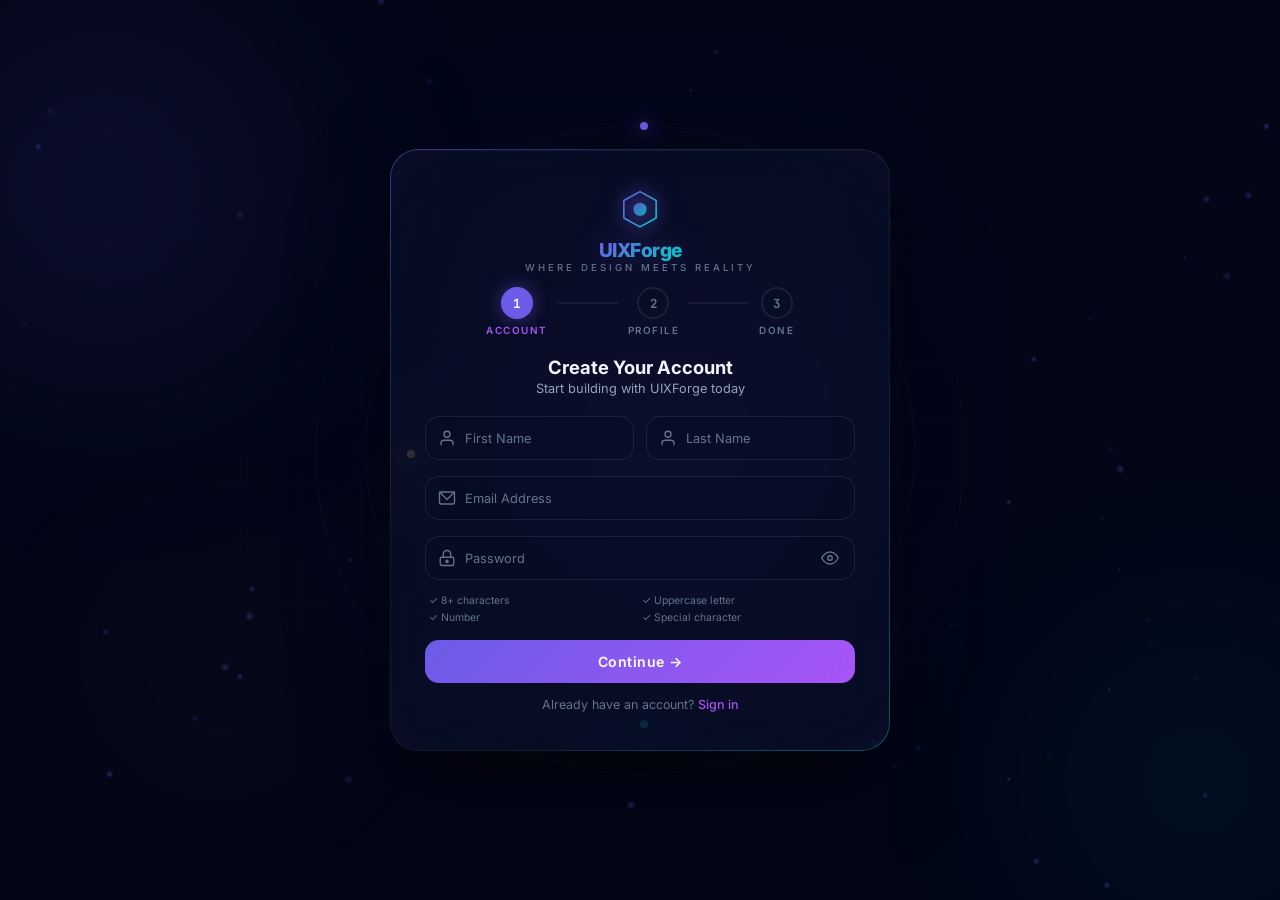
<file: authentication/auth-008/index.html>
<!DOCTYPE html>
<html lang="en">
<head>
  <meta charset="UTF-8">
  <meta name="viewport" content="width=device-width, initial-scale=1.0, viewport-fit=cover">
  <title>AUTH-008 — Multi-Step Sign Up | UIXForge</title>
  <link rel="stylesheet" href="style.css">
</head>
<body>

  <!-- Custom Cursor -->
  <div class="cursor" id="cursor"></div>
  <div class="cursor-dot" id="cursorDot"></div>

  <!-- Particle Canvas -->
  <canvas id="particleCanvas"></canvas>

  <!-- Ambient Orbs -->
  <div class="ambient-orbs">
    <div class="orb orb-1"></div>
    <div class="orb orb-2"></div>
    <div class="orb orb-3"></div>
    <div class="orb orb-4"></div>
  </div>

  <!-- Grid Overlay -->
  <div class="grid-overlay"></div>

  <!-- Orbit Rings -->
  <div class="orbit-container">
    <div class="orbit-ring outer"><div class="orbit-dot purple"></div></div>
    <div class="orbit-ring middle"><div class="orbit-dot cyan"></div></div>
    <div class="orbit-ring inner"><div class="orbit-dot gold"></div></div>
  </div>

  <!-- Main Wrapper -->
  <div class="main-wrapper">
    <div class="signup-card" id="signupCard">
      <div class="card-glare" id="cardGlare"></div>

      <!-- Success Overlay -->
      <div class="success-overlay" id="successOverlay">
        <div class="success-icon-wrap" id="successIconWrap">
          <div class="success-check-circle">
            <svg viewBox="0 0 24 24" fill="none"><polyline points="4 13 10 19 20 5"/></svg>
          </div>
        </div>
        <div class="success-title">Account Created!</div>
        <div class="success-subtitle">Welcome to the forge ✨</div>
        <button class="signup-btn" id="successDoneBtn">Go to Dashboard →</button>
      </div>

      <div class="card-content">
        <!-- Brand -->
        <div class="brand-section">
          <div class="logo-container">
            <svg class="logo-svg" viewBox="0 0 60 60" fill="none">
              <defs><linearGradient id="logoGrad" x1="0%" y1="0%" x2="100%" y2="100%"><stop offset="0%" stop-color="#6c5ce7"/><stop offset="100%" stop-color="#00cec9"/></linearGradient></defs>
              <path d="M30 5L52 17V41L30 53L8 41V17L30 5Z" stroke="url(#logoGrad)" stroke-width="2.2" fill="none"/>
              <circle cx="30" cy="29" r="9" fill="url(#logoGrad)" opacity="0.85"/>
            </svg>
            <div class="logo-pulse"></div>
          </div>
          <h1 class="brand-title"><span class="title-gradient">UIXForge</span></h1>
          <p class="brand-tagline">Where Design Meets Reality</p>
        </div>

        <!-- Progress Steps -->
        <div class="progress-steps" id="progressSteps">
          <div class="step active" data-step="1">
            <div class="step-circle">1</div>
            <span class="step-label">Account</span>
          </div>
          <div class="step-line"></div>
          <div class="step" data-step="2">
            <div class="step-circle">2</div>
            <span class="step-label">Profile</span>
          </div>
          <div class="step-line"></div>
          <div class="step" data-step="3">
            <div class="step-circle">3</div>
            <span class="step-label">Done</span>
          </div>
        </div>

        <!-- ============================================ -->
        <!-- STEP 1: Account Details                       -->
        <!-- ============================================ -->
        <div class="step-content active" id="step1">
          <div class="step-header">
            <h2 class="step-title">Create Your Account</h2>
            <p class="step-subtitle">Start building with UIXForge today</p>
          </div>

          <form class="signup-form" id="formStep1" novalidate>
            <div class="input-row">
              <div class="input-group half">
                <div class="input-field-wrapper">
                  <span class="field-icon">
                    <svg width="18" height="18" viewBox="0 0 24 24" fill="none" stroke="currentColor" stroke-width="1.8" stroke-linecap="round" stroke-linejoin="round"><path d="M20 21v-2a4 4 0 0 0-4-4H8a4 4 0 0 0-4 4v2"/><circle cx="12" cy="7" r="4"/></svg>
                  </span>
                  <input type="text" class="form-field" id="firstName" placeholder=" " required>
                  <label class="floating-label">First Name</label>
                </div>
              </div>
              <div class="input-group half">
                <div class="input-field-wrapper">
                  <span class="field-icon">
                    <svg width="18" height="18" viewBox="0 0 24 24" fill="none" stroke="currentColor" stroke-width="1.8" stroke-linecap="round" stroke-linejoin="round"><path d="M20 21v-2a4 4 0 0 0-4-4H8a4 4 0 0 0-4 4v2"/><circle cx="12" cy="7" r="4"/></svg>
                  </span>
                  <input type="text" class="form-field" id="lastName" placeholder=" " required>
                  <label class="floating-label">Last Name</label>
                </div>
              </div>
            </div>

            <div class="input-group">
              <div class="input-field-wrapper">
                <span class="field-icon">
                  <svg width="18" height="18" viewBox="0 0 24 24" fill="none" stroke="currentColor" stroke-width="1.8" stroke-linecap="round" stroke-linejoin="round"><rect x="2" y="4" width="20" height="16" rx="2"/><path d="M22 4L12 14 2 4"/></svg>
                </span>
                <input type="email" class="form-field" id="signupEmail" placeholder=" " autocomplete="email" required>
                <label class="floating-label">Email Address</label>
                <span class="field-status"></span>
              </div>
            </div>

            <div class="input-group">
              <div class="input-field-wrapper">
                <span class="field-icon">
                  <svg width="18" height="18" viewBox="0 0 24 24" fill="none" stroke="currentColor" stroke-width="1.8" stroke-linecap="round" stroke-linejoin="round"><rect x="3" y="11" width="18" height="11" rx="2"/><path d="M7 11V7a5 5 0 0 1 10 0v4"/><circle cx="12" cy="16.5" r="1.5"/></svg>
                </span>
                <input type="password" class="form-field" id="signupPassword" placeholder=" " autocomplete="new-password" required>
                <label class="floating-label">Password</label>
                <button type="button" class="toggle-password" data-target="signupPassword">
                  <svg width="18" height="18" viewBox="0 0 24 24" fill="none" stroke="currentColor" stroke-width="1.8" stroke-linecap="round" stroke-linejoin="round"><path d="M1 12s4-8 11-8 11 8 11 8-4 8-11 8-11-8-11-8z"/><circle cx="12" cy="12" r="3"/></svg>
                </button>
              </div>
              <div class="password-strength" id="passwordStrength">
                <div class="strength-bar"></div><div class="strength-bar"></div><div class="strength-bar"></div><div class="strength-bar"></div>
              </div>
              <div class="password-hints" id="passwordHints">
                <span class="hint" data-rule="length">✓ 8+ characters</span>
                <span class="hint" data-rule="uppercase">✓ Uppercase letter</span>
                <span class="hint" data-rule="number">✓ Number</span>
                <span class="hint" data-rule="special">✓ Special character</span>
              </div>
            </div>

            <button type="submit" class="signup-btn">
              <span class="btn-text">Continue →</span>
              <span class="btn-spinner"></span>
              <div class="btn-shimmer"></div>
            </button>
          </form>

          <p class="step-footer">
            Already have an account? <a href="#" class="footer-link">Sign in</a>
          </p>
        </div>

        <!-- ============================================ -->
        <!-- STEP 2: Profile Details                       -->
        <!-- ============================================ -->
        <div class="step-content" id="step2">
          <div class="step-header">
            <h2 class="step-title">Complete Your Profile</h2>
            <p class="step-subtitle">Tell us a bit about yourself</p>
          </div>

          <form class="signup-form" id="formStep2" novalidate>
            <div class="avatar-upload">
              <div class="avatar-preview" id="avatarPreview">
                <svg viewBox="0 0 24 24" fill="none" stroke="currentColor" stroke-width="1.5" stroke-linecap="round" stroke-linejoin="round"><path d="M20 21v-2a4 4 0 0 0-4-4H8a4 4 0 0 0-4 4v2"/><circle cx="12" cy="7" r="4"/></svg>
              </div>
              <button type="button" class="avatar-upload-btn" id="avatarUploadBtn">
                <svg width="14" height="14" viewBox="0 0 24 24" fill="none" stroke="currentColor" stroke-width="2" stroke-linecap="round" stroke-linejoin="round"><path d="M21 15v4a2 2 0 0 1-2 2H5a2 2 0 0 1-2-2v-4"/><polyline points="17 8 12 3 7 8"/><line x1="12" y1="3" x2="12" y2="15"/></svg>
                Upload Photo
              </button>
              <input type="file" id="avatarInput" accept="image/*" hidden>
            </div>

            <div class="input-group">
              <div class="input-field-wrapper">
                <span class="field-icon">
                  <svg width="18" height="18" viewBox="0 0 24 24" fill="none" stroke="currentColor" stroke-width="1.8" stroke-linecap="round" stroke-linejoin="round"><path d="M20 21v-2a4 4 0 0 0-4-4H8a4 4 0 0 0-4 4v2"/><circle cx="12" cy="7" r="4"/></svg>
                </span>
                <input type="text" class="form-field" id="username" placeholder=" " required>
                <label class="floating-label">Username</label>
                <span class="field-status"></span>
              </div>
            </div>

            <div class="input-group">
              <label class="select-label">Role</label>
              <div class="role-options">
                <label class="role-option active">
                  <input type="radio" name="role" value="developer" checked>
                  <div class="role-card">
                    <svg width="20" height="20" viewBox="0 0 24 24" fill="none" stroke="currentColor" stroke-width="1.8" stroke-linecap="round" stroke-linejoin="round"><polyline points="16 18 22 12 16 6"/><polyline points="8 6 2 12 8 18"/></svg>
                    <span>Developer</span>
                  </div>
                </label>
                <label class="role-option">
                  <input type="radio" name="role" value="designer">
                  <div class="role-card">
                    <svg width="20" height="20" viewBox="0 0 24 24" fill="none" stroke="currentColor" stroke-width="1.8" stroke-linecap="round" stroke-linejoin="round"><path d="M12 19l7-7 3 3-7 7-3-3z"/><path d="M18 13l-1.5-7.5L2 2l3.5 14.5L13 18l5-5z"/><path d="M2 2l7.586 7.586"/><circle cx="11" cy="11" r="2"/></svg>
                    <span>Designer</span>
                  </div>
                </label>
                <label class="role-option">
                  <input type="radio" name="role" value="other">
                  <div class="role-card">
                    <svg width="20" height="20" viewBox="0 0 24 24" fill="none" stroke="currentColor" stroke-width="1.8" stroke-linecap="round" stroke-linejoin="round"><circle cx="12" cy="12" r="10"/><path d="M9.09 9a3 3 0 0 1 5.83 1c0 2-3 3-3 3"/><line x1="12" y1="17" x2="12.01" y2="17"/></svg>
                    <span>Other</span>
                  </div>
                </label>
              </div>
            </div>

            <div class="button-row">
              <button type="button" class="signup-btn secondary" id="backToStep1">
                <span class="btn-text">← Back</span>
              </button>
              <button type="submit" class="signup-btn">
                <span class="btn-text">Continue →</span>
                <span class="btn-spinner"></span>
                <div class="btn-shimmer"></div>
              </button>
            </div>
          </form>
        </div>

        <!-- ============================================ -->
        <!-- STEP 3: Confirmation                          -->
        <!-- ============================================ -->
        <div class="step-content" id="step3">
          <div class="step-header">
            <div class="step-icon-wrap">
              <div class="step-check-icon">
                <svg width="32" height="32" viewBox="0 0 24 24" fill="none" stroke="currentColor" stroke-width="2" stroke-linecap="round" stroke-linejoin="round"><path d="M22 11.08V12a10 10 0 1 1-5.93-9.14"/><polyline points="22 4 12 14.01 9 11.01"/></svg>
              </div>
            </div>
            <h2 class="step-title">Confirm Your Details</h2>
            <p class="step-subtitle">Review everything before creating your account</p>
          </div>

          <div class="summary-card">
            <div class="summary-row">
              <span class="summary-label">Name</span>
              <span class="summary-value" id="summaryName">—</span>
            </div>
            <div class="summary-row">
              <span class="summary-label">Email</span>
              <span class="summary-value" id="summaryEmail">—</span>
            </div>
            <div class="summary-row">
              <span class="summary-label">Username</span>
              <span class="summary-value" id="summaryUsername">—</span>
            </div>
            <div class="summary-row">
              <span class="summary-label">Role</span>
              <span class="summary-value" id="summaryRole">—</span>
            </div>
          </div>

          <div class="terms-check">
            <label class="checkbox-wrapper">
              <input type="checkbox" id="agreeTerms" required>
              <span class="checkbox-custom">✓</span>
              <span class="checkbox-label">I agree to the <a href="#">Terms of Service</a> and <a href="#">Privacy Policy</a></span>
            </label>
          </div>

          <div class="button-row">
            <button type="button" class="signup-btn secondary" id="backToStep2">
              <span class="btn-text">← Back</span>
            </button>
            <button type="button" class="signup-btn" id="createAccountBtn">
              <span class="btn-text">Create Account 🚀</span>
              <span class="btn-spinner"></span>
              <div class="btn-shimmer"></div>
            </button>
          </div>
        </div>
      </div>
    </div>
  </div>

  <!-- Toast Container -->
  <div class="toast-container" id="toastContainer"></div>

  <script src="script.js"></script>
</body>
</html>
</file>
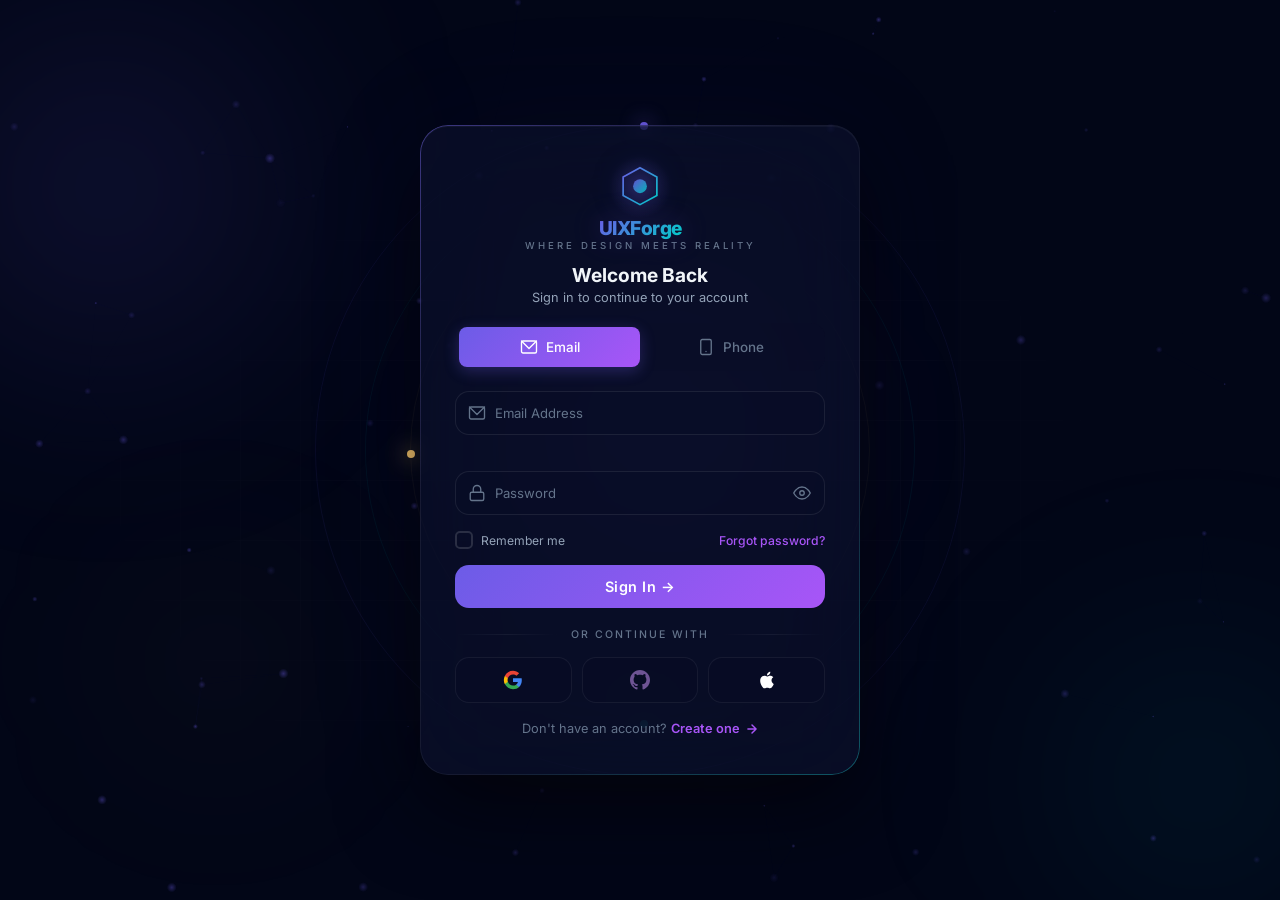
<file: authentication/auth-009/index.html>
<!DOCTYPE html>
<html lang="en">
<head>
  <meta charset="UTF-8">
  <meta name="viewport" content="width=device-width, initial-scale=1.0, viewport-fit=cover">
  <title>AUTH-009 — Login with Phone/Email Toggle | UIXForge</title>
  <link rel="stylesheet" href="style.css">
</head>
<body>

  <!-- Custom Cursor -->
  <div class="cursor" id="cursor"></div>
  <div class="cursor-dot" id="cursorDot"></div>

  <!-- Particle Canvas -->
  <canvas id="particleCanvas"></canvas>

  <!-- Ambient Orbs -->
  <div class="ambient-orbs">
    <div class="orb orb-1"></div>
    <div class="orb orb-2"></div>
    <div class="orb orb-3"></div>
    <div class="orb orb-4"></div>
  </div>

  <!-- Grid Overlay -->
  <div class="grid-overlay"></div>

  <!-- Orbit Rings -->
  <div class="orbit-container">
    <div class="orbit-ring outer"><div class="orbit-dot purple"></div></div>
    <div class="orbit-ring middle"><div class="orbit-dot cyan"></div></div>
    <div class="orbit-ring inner"><div class="orbit-dot gold"></div></div>
  </div>

  <!-- Main Wrapper -->
  <div class="main-wrapper">
    <div class="login-card" id="loginCard">
      <div class="card-glare" id="cardGlare"></div>

      <!-- Success Overlay -->
      <div class="success-overlay" id="successOverlay">
        <div class="success-icon-wrap" id="successIconWrap">
          <div class="success-check-circle">
            <svg viewBox="0 0 24 24" fill="none"><polyline points="4 13 10 19 20 5"/></svg>
          </div>
        </div>
        <div class="success-title">Welcome Back!</div>
        <div class="success-subtitle">Redirecting to your dashboard ✨</div>
      </div>

      <div class="card-content">
        <!-- Brand -->
        <div class="brand-section">
          <div class="logo-container">
            <svg class="logo-svg" viewBox="0 0 60 60" fill="none">
              <defs><linearGradient id="logoGrad" x1="0%" y1="0%" x2="100%" y2="100%"><stop offset="0%" stop-color="#6c5ce7"/><stop offset="100%" stop-color="#00cec9"/></linearGradient></defs>
              <path d="M30 5L52 17V41L30 53L8 41V17L30 5Z" stroke="url(#logoGrad)" stroke-width="2.2" fill="none"/>
              <circle cx="30" cy="29" r="9" fill="url(#logoGrad)" opacity="0.85"/>
            </svg>
            <div class="logo-pulse"></div>
          </div>
          <h1 class="brand-title"><span class="title-gradient">UIXForge</span></h1>
          <p class="brand-tagline">Where Design Meets Reality</p>
        </div>

        <!-- Welcome -->
        <div class="welcome-section">
          <h2 class="welcome-title">Welcome Back</h2>
          <p class="welcome-subtitle">Sign in to continue to your account</p>
        </div>

        <!-- Toggle Tabs -->
        <div class="toggle-tabs" id="toggleTabs">
          <button class="toggle-tab active" data-tab="email">
            <svg width="18" height="18" viewBox="0 0 24 24" fill="none" stroke="currentColor" stroke-width="1.8" stroke-linecap="round" stroke-linejoin="round"><rect x="2" y="4" width="20" height="16" rx="2"/><path d="M22 4L12 14 2 4"/></svg>
            <span>Email</span>
          </button>
          <button class="toggle-tab" data-tab="phone">
            <svg width="18" height="18" viewBox="0 0 24 24" fill="none" stroke="currentColor" stroke-width="1.8" stroke-linecap="round" stroke-linejoin="round"><rect x="5" y="2" width="14" height="20" rx="2"/><line x1="12" y1="18" x2="12.01" y2="18"/></svg>
            <span>Phone</span>
          </button>
          <div class="toggle-indicator" id="toggleIndicator"></div>
        </div>

        <!-- ============================================ -->
        <!-- EMAIL LOGIN FORM                             -->
        <!-- ============================================ -->
        <div class="login-form active" id="form-email">
          <div class="input-group">
            <div class="input-field-wrapper">
              <span class="field-icon">
                <svg width="18" height="18" viewBox="0 0 24 24" fill="none" stroke="currentColor" stroke-width="1.8" stroke-linecap="round" stroke-linejoin="round"><rect x="2" y="4" width="20" height="16" rx="2"/><path d="M22 4L12 14 2 4"/></svg>
              </span>
              <input type="email" class="form-field" id="emailInput" placeholder=" " autocomplete="email" required>
              <label class="floating-label">Email Address</label>
              <span class="field-status"></span>
            </div>
            <div class="error-hint" id="emailError"></div>
          </div>

          <div class="input-group">
            <div class="input-field-wrapper">
              <span class="field-icon">
                <svg width="18" height="18" viewBox="0 0 24 24" fill="none" stroke="currentColor" stroke-width="1.8" stroke-linecap="round" stroke-linejoin="round"><rect x="3" y="11" width="18" height="11" rx="2"/><path d="M7 11V7a5 5 0 0 1 10 0v4"/></svg>
              </span>
              <input type="password" class="form-field" id="emailPassword" placeholder=" " autocomplete="current-password" required>
              <label class="floating-label">Password</label>
              <button type="button" class="toggle-password" data-target="emailPassword">
                <svg width="18" height="18" viewBox="0 0 24 24" fill="none" stroke="currentColor" stroke-width="1.8" stroke-linecap="round" stroke-linejoin="round"><path d="M1 12s4-8 11-8 11 8 11 8-4 8-11 8-11-8-11-8z"/><circle cx="12" cy="12" r="3"/></svg>
              </button>
            </div>
          </div>

          <div class="options-row">
            <label class="checkbox-wrapper">
              <input type="checkbox" id="rememberMe">
              <span class="checkbox-custom">✓</span>
              <span class="checkbox-label">Remember me</span>
            </label>
            <a href="#" class="forgot-link">Forgot password?</a>
          </div>

          <button type="submit" class="login-btn" id="emailLoginBtn">
            <span class="btn-text">Sign In →</span>
            <span class="btn-spinner"></span>
            <div class="btn-shimmer"></div>
          </button>
        </div>

        <!-- ============================================ -->
        <!-- PHONE LOGIN FORM                             -->
        <!-- ============================================ -->
        <div class="login-form" id="form-phone">
          <div class="input-group">
            <label class="input-label">Phone Number</label>
            <div class="phone-input-row">
              <div class="country-code">
                <button type="button" class="country-select" id="countrySelect">
                  <span class="country-flag" id="countryFlag">🇺🇸</span>
                  <span class="country-code-text" id="countryCode">+1</span>
                  <svg width="12" height="12" viewBox="0 0 24 24" fill="none" stroke="currentColor" stroke-width="2.5" stroke-linecap="round" stroke-linejoin="round"><polyline points="6 9 12 15 18 9"/></svg>
                </button>
                <!-- Dropdown -->
                <div class="country-dropdown" id="countryDropdown">
                  <div class="country-option active" data-code="+1" data-flag="🇺🇸" data-iso="us">🇺🇸 United States +1</div>
                  <div class="country-option" data-code="+44" data-flag="🇬🇧" data-iso="gb">🇬🇧 United Kingdom +44</div>
                  <div class="country-option" data-code="+49" data-flag="🇩🇪" data-iso="de">🇩🇪 Germany +49</div>
                  <div class="country-option" data-code="+33" data-flag="🇫🇷" data-iso="fr">🇫🇷 France +33</div>
                  <div class="country-option" data-code="+91" data-flag="🇮🇳" data-iso="in">🇮🇳 India +91</div>
                  <div class="country-option" data-code="+98" data-flag="🇮🇷" data-iso="ir">🇮🇷 Iran +98</div>
                  <div class="country-option" data-code="+81" data-flag="🇯🇵" data-iso="jp">🇯🇵 Japan +81</div>
                  <div class="country-option" data-code="+86" data-flag="🇨🇳" data-iso="cn">🇨🇳 China +86</div>
                </div>
              </div>
              <div class="input-field-wrapper phone-field">
                <input type="tel" class="form-field" id="phoneInput" placeholder=" " required>
                <label class="floating-label">Phone Number</label>
              </div>
            </div>
            <div class="error-hint" id="phoneError"></div>
          </div>

          <div class="input-group">
            <div class="input-field-wrapper">
              <span class="field-icon">
                <svg width="18" height="18" viewBox="0 0 24 24" fill="none" stroke="currentColor" stroke-width="1.8" stroke-linecap="round" stroke-linejoin="round"><rect x="3" y="11" width="18" height="11" rx="2"/><path d="M7 11V7a5 5 0 0 1 10 0v4"/></svg>
              </span>
              <input type="password" class="form-field" id="phonePassword" placeholder=" " autocomplete="current-password" required>
              <label class="floating-label">Password</label>
              <button type="button" class="toggle-password" data-target="phonePassword">
                <svg width="18" height="18" viewBox="0 0 24 24" fill="none" stroke="currentColor" stroke-width="1.8" stroke-linecap="round" stroke-linejoin="round"><path d="M1 12s4-8 11-8 11 8 11 8-4 8-11 8-11-8-11-8z"/><circle cx="12" cy="12" r="3"/></svg>
              </button>
            </div>
          </div>

          <div class="options-row">
            <label class="checkbox-wrapper">
              <input type="checkbox" id="rememberMePhone">
              <span class="checkbox-custom">✓</span>
              <span class="checkbox-label">Remember me</span>
            </label>
            <a href="#" class="forgot-link">Forgot password?</a>
          </div>

          <button type="submit" class="login-btn" id="phoneLoginBtn">
            <span class="btn-text">Sign In →</span>
            <span class="btn-spinner"></span>
            <div class="btn-shimmer"></div>
          </button>
        </div>

        <!-- Divider -->
        <div class="divider-section">
          <span class="divider-line"></span>
          <span class="divider-text">or continue with</span>
          <span class="divider-line"></span>
        </div>

        <!-- Social Buttons -->
        <div class="social-buttons">
          <button class="social-btn" data-provider="Google">
            <svg viewBox="0 0 24 24" fill="currentColor"><path d="M22.56 12.25c0-.78-.07-1.53-.2-2.25H12v4.26h5.92a5.06 5.06 0 0 1-2.2 3.32v2.77h3.57c2.08-1.92 3.28-4.74 3.28-8.1z" fill="#4285F4"/><path d="M12 23c2.97 0 5.46-.98 7.28-2.66l-3.57-2.77c-.98.66-2.23 1.06-3.71 1.06-2.86 0-5.29-1.93-6.16-4.53H2.18v2.84C3.99 20.53 7.7 23 12 23z" fill="#34A853"/><path d="M5.84 14.09c-.22-.66-.35-1.36-.35-2.09s.13-1.43.35-2.09V7.07H2.18C1.43 8.55 1 10.22 1 12s.43 3.45 1.18 4.93l2.85-2.22.81-.62z" fill="#FBBC05"/><path d="M12 5.38c1.62 0 3.06.56 4.21 1.64l3.15-3.15C17.45 2.09 14.97 1 12 1 7.7 1 3.99 3.47 2.18 7.07l3.66 2.84c.87-2.6 3.3-4.53 6.16-4.53z" fill="#EA4335"/></svg>
          </button>
          <button class="social-btn" data-provider="GitHub">
            <svg viewBox="0 0 24 24" fill="#6e5494"><path d="M12 0c-6.626 0-12 5.373-12 12 0 5.302 3.438 9.8 8.207 11.387.599.111.793-.261.793-.577v-2.234c-3.338.726-4.033-1.416-4.033-1.416-.546-1.387-1.333-1.756-1.333-1.756-1.089-.745.083-.729.083-.729 1.205.084 1.839 1.237 1.839 1.237 1.07 1.834 2.807 1.304 3.492.997.107-.775.418-1.305.762-1.604-2.665-.305-5.467-1.334-5.467-5.931 0-1.311.469-2.381 1.236-3.221-.124-.303-.535-1.524.117-3.176 0 0 1.008-.322 3.301 1.23.957-.266 1.983-.399 3.003-.404 1.02.005 2.047.138 3.006.404 2.291-1.552 3.297-1.23 3.297-1.23.653 1.653.242 2.874.118 3.176.77.84 1.235 1.911 1.235 3.221 0 4.609-2.807 5.624-5.479 5.921.43.372.823 1.102.823 2.222v3.293c0 .319.192.694.801.576 4.765-1.589 8.199-6.086 8.199-11.386 0-6.627-5.373-12-12-12z"/></svg>
          </button>
          <button class="social-btn" data-provider="Apple">
            <svg viewBox="0 0 24 24" fill="white"><path d="M18.71 19.5c-.83 1.24-1.71 2.45-3.05 2.47-1.34.03-1.77-.79-3.29-.79-1.53 0-2 .77-3.27.82-1.31.05-2.3-1.32-3.14-2.53C4.25 17 2.94 12.45 4.7 9.39c.87-1.52 2.43-2.48 4.12-2.51 1.28-.02 2.5.87 3.29.87.78 0 2.26-1.07 3.8-.91.65.03 2.47.26 3.64 1.98-.09.06-2.17 1.28-2.15 3.81.03 3.02 2.65 4.03 2.68 4.04-.03.07-.42 1.44-1.38 2.83M13 3.5c.73-.83 1.94-1.46 2.94-1.5.13 1.17-.34 2.35-1.04 3.19-.69.85-1.83 1.51-2.95 1.42-.15-1.15.41-2.35 1.05-3.11z"/></svg>
          </button>
        </div>

        <!-- Sign Up -->
        <p class="signup-text">
          Don't have an account?
          <a href="#" class="signup-link">
            Create one
            <svg width="14" height="14" viewBox="0 0 24 24" fill="none" stroke="currentColor" stroke-width="2.5" stroke-linecap="round" stroke-linejoin="round"><path d="M5 12h14M12 5l7 7-7 7"/></svg>
          </a>
        </p>
      </div>
    </div>
  </div>

  <!-- Toast Container -->
  <div class="toast-container" id="toastContainer"></div>

  <script src="script.js"></script>
</body>
</html>
</file>
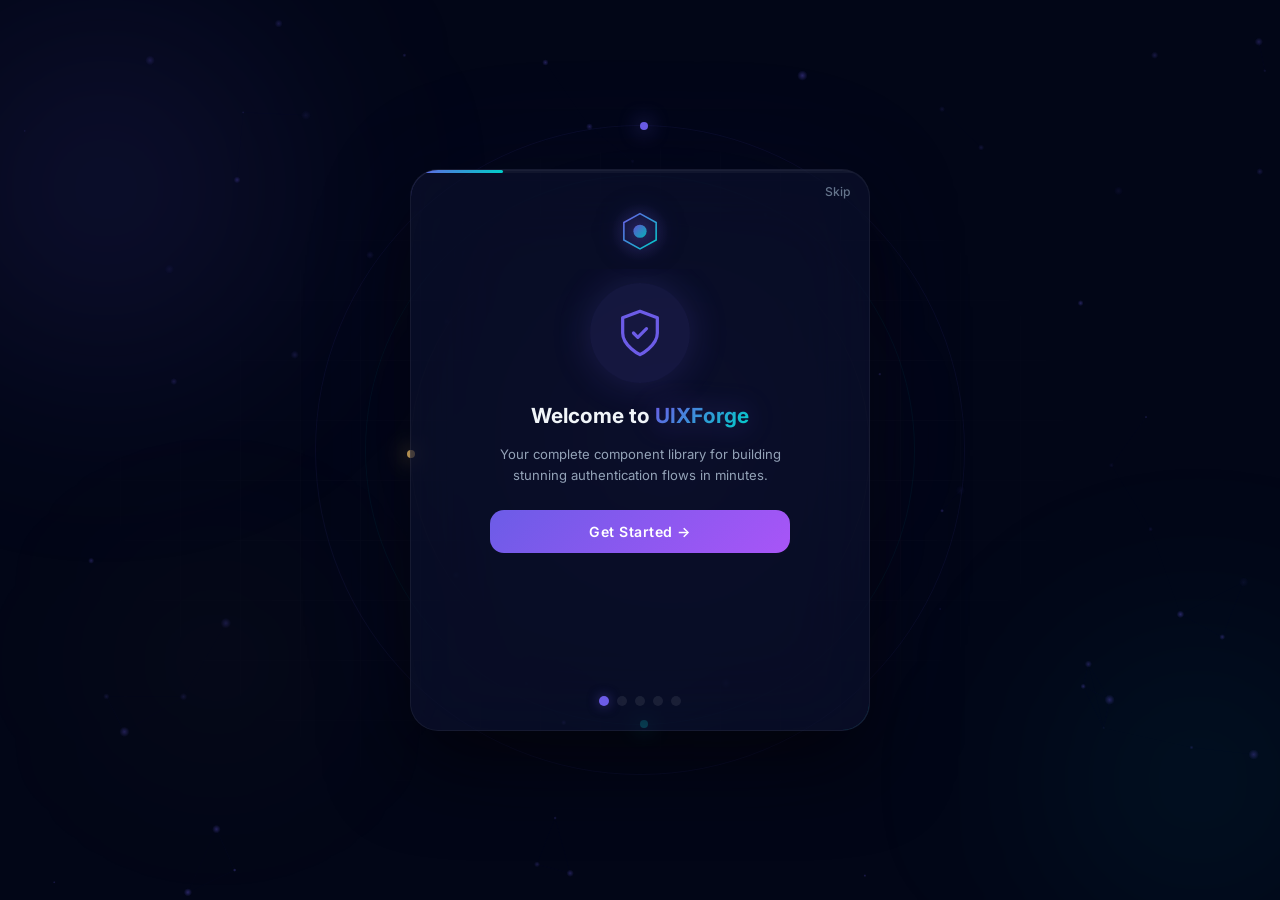
<file: authentication/auth-010/index.html>
<!DOCTYPE html>
<html lang="en">
<head>
  <meta charset="UTF-8">
  <meta name="viewport" content="width=device-width, initial-scale=1.0, viewport-fit=cover">
  <title>AUTH-010 — Welcome Onboarding Screen | UIXForge</title>
  <link rel="stylesheet" href="style.css">
</head>
<body>

  <!-- Custom Cursor -->
  <div class="cursor" id="cursor"></div>
  <div class="cursor-dot" id="cursorDot"></div>

  <!-- Particle Canvas -->
  <canvas id="particleCanvas"></canvas>

  <!-- Ambient Orbs -->
  <div class="ambient-orbs">
    <div class="orb orb-1"></div>
    <div class="orb orb-2"></div>
    <div class="orb orb-3"></div>
    <div class="orb orb-4"></div>
  </div>

  <!-- Grid Overlay -->
  <div class="grid-overlay"></div>

  <!-- Orbit Rings -->
  <div class="orbit-container">
    <div class="orbit-ring outer"><div class="orbit-dot purple"></div></div>
    <div class="orbit-ring middle"><div class="orbit-dot cyan"></div></div>
    <div class="orbit-ring inner"><div class="orbit-dot gold"></div></div>
  </div>

  <!-- Main Wrapper -->
  <div class="main-wrapper">
    <div class="onboard-card" id="onboardCard">
      <div class="card-glare" id="cardGlare"></div>

      <!-- Progress Bar -->
      <div class="progress-bar-container">
        <div class="progress-bar" id="progressBar" style="width: 20%;"></div>
      </div>

      <!-- Skip Button -->
      <button class="skip-btn" id="skipBtn">Skip</button>

      <div class="card-content">
        <!-- Brand -->
        <div class="brand-section">
          <div class="logo-container">
            <svg class="logo-svg" viewBox="0 0 60 60" fill="none">
              <defs><linearGradient id="logoGrad" x1="0%" y1="0%" x2="100%" y2="100%"><stop offset="0%" stop-color="#6c5ce7"/><stop offset="100%" stop-color="#00cec9"/></linearGradient></defs>
              <path d="M30 5L52 17V41L30 53L8 41V17L30 5Z" stroke="url(#logoGrad)" stroke-width="2.2" fill="none"/>
              <circle cx="30" cy="29" r="9" fill="url(#logoGrad)" opacity="0.85"/>
            </svg>
            <div class="logo-pulse"></div>
          </div>
        </div>

        <!-- Slides Container -->
        <div class="slides-container" id="slidesContainer">

          <!-- Slide 1: Welcome Message -->
          <div class="slide active" data-index="0">
            <div class="slide-illustration">
              <div class="illustration-circle ill-purple">
                <svg width="52" height="52" viewBox="0 0 24 24" fill="none" stroke="currentColor" stroke-width="1.5" stroke-linecap="round" stroke-linejoin="round">
                  <path d="M12 22s8-4 8-10V5l-8-3-8 3v7c0 6 8 10 8 10z"/>
                  <polyline points="9 12 11 14 15 10"/>
                </svg>
              </div>
            </div>
            <h2 class="slide-title">Welcome to <span class="title-gradient">UIXForge</span></h2>
            <p class="slide-desc">Your complete component library for building stunning authentication flows in minutes.</p>
            <button class="onboard-btn" id="getStartedBtn1">
              <span class="btn-text">Get Started →</span>
              <div class="btn-shimmer"></div>
            </button>
          </div>

          <!-- Slide 2: Interest Selection -->
          <div class="slide" data-index="1">
            <div class="slide-illustration">
              <div class="illustration-circle ill-cyan">
                <svg width="48" height="48" viewBox="0 0 24 24" fill="none" stroke="currentColor" stroke-width="1.5" stroke-linecap="round" stroke-linejoin="round">
                  <path d="M12 2L2 7l10 5 10-5-10-5z"/><path d="M2 17l10 5 10-5"/><path d="M2 12l10 5 10-5"/>
                </svg>
              </div>
            </div>
            <h2 class="slide-title">What's Your Role?</h2>
            <p class="slide-desc">Select your role so we can tailor your experience</p>
            <div class="interest-chips" id="interestChips">
              <button class="interest-chip" data-value="developer">
                <svg width="18" height="18" viewBox="0 0 24 24" fill="none" stroke="currentColor" stroke-width="1.8" stroke-linecap="round" stroke-linejoin="round"><polyline points="16 18 22 12 16 6"/><polyline points="8 6 2 12 8 18"/></svg>
                Developer
              </button>
              <button class="interest-chip" data-value="designer">
                <svg width="18" height="18" viewBox="0 0 24 24" fill="none" stroke="currentColor" stroke-width="1.8" stroke-linecap="round" stroke-linejoin="round"><path d="M12 19l7-7 3 3-7 7-3-3z"/><path d="M18 13l-1.5-7.5L2 2l3.5 14.5L13 18l5-5z"/></svg>
                Designer
              </button>
              <button class="interest-chip" data-value="pm">
                <svg width="18" height="18" viewBox="0 0 24 24" fill="none" stroke="currentColor" stroke-width="1.8" stroke-linecap="round" stroke-linejoin="round"><rect x="3" y="3" width="18" height="18" rx="2"/><line x1="3" y1="9" x2="21" y2="9"/><line x1="9" y1="21" x2="9" y2="9"/></svg>
                Product Manager
              </button>
              <button class="interest-chip" data-value="founder">
                <svg width="18" height="18" viewBox="0 0 24 24" fill="none" stroke="currentColor" stroke-width="1.8" stroke-linecap="round" stroke-linejoin="round"><path d="M13 2L3 14h9l-1 8 10-12h-9l1-8z"/></svg>
                Founder
              </button>
            </div>
            <div class="selected-info" id="selectedRole">Selected: Developer</div>
            <button class="onboard-btn" id="nextFromRoleBtn">
              <span class="btn-text">Next →</span>
              <div class="btn-shimmer"></div>
            </button>
          </div>

          <!-- Slide 3: Interest Categories -->
          <div class="slide" data-index="2">
            <div class="slide-illustration">
              <div class="illustration-circle ill-gold">
                <svg width="48" height="48" viewBox="0 0 24 24" fill="none" stroke="currentColor" stroke-width="1.5" stroke-linecap="round" stroke-linejoin="round">
                  <polyline points="22 12 18 12 15 21 9 3 6 12 2 12"/>
                </svg>
              </div>
            </div>
            <h2 class="slide-title">What Interests You?</h2>
            <p class="slide-desc">Pick topics you'd like to explore first</p>
            <div class="interest-chips" id="topicChips">
              <button class="interest-chip" data-value="auth">🔐 Authentication</button>
              <button class="interest-chip" data-value="dash">📊 Dashboards</button>
              <button class="interest-chip" data-value="landing">🎯 Landing Pages</button>
              <button class="interest-chip" data-value="ecom">🛒 E-Commerce</button>
              <button class="interest-chip" data-value="social">💬 Social Features</button>
              <button class="interest-chip" data-value="api">⚡ API Integration</button>
            </div>
            <button class="onboard-btn" id="nextFromTopicBtn">
              <span class="btn-text">Next →</span>
              <div class="btn-shimmer"></div>
            </button>
          </div>

          <!-- Slide 4: Profile Setup -->
          <div class="slide" data-index="3">
            <div class="slide-illustration">
              <div class="illustration-circle ill-purple">
                <svg width="48" height="48" viewBox="0 0 24 24" fill="none" stroke="currentColor" stroke-width="1.5" stroke-linecap="round" stroke-linejoin="round">
                  <path d="M20 21v-2a4 4 0 0 0-4-4H8a4 4 0 0 0-4 4v2"/><circle cx="12" cy="7" r="4"/>
                </svg>
              </div>
            </div>
            <h2 class="slide-title">Set Up Your Profile</h2>
            <p class="slide-desc">Make it your own with a photo and display name</p>
            <div class="avatar-upload">
              <div class="avatar-preview" id="avatarPreview">
                <svg viewBox="0 0 24 24" fill="none" stroke="currentColor" stroke-width="1.5" stroke-linecap="round" stroke-linejoin="round"><path d="M20 21v-2a4 4 0 0 0-4-4H8a4 4 0 0 0-4 4v2"/><circle cx="12" cy="7" r="4"/></svg>
              </div>
              <button type="button" class="avatar-upload-btn" id="avatarUploadBtn">
                <svg width="14" height="14" viewBox="0 0 24 24" fill="none" stroke="currentColor" stroke-width="2" stroke-linecap="round" stroke-linejoin="round"><path d="M21 15v4a2 2 0 0 1-2 2H5a2 2 0 0 1-2-2v-4"/><polyline points="17 8 12 3 7 8"/><line x1="12" y1="3" x2="12" y2="15"/></svg>
                Upload Photo
              </button>
              <input type="file" id="avatarInput" accept="image/*" hidden>
            </div>
            <div class="input-group">
              <div class="input-field-wrapper">
                <span class="field-icon">
                  <svg width="18" height="18" viewBox="0 0 24 24" fill="none" stroke="currentColor" stroke-width="1.8" stroke-linecap="round" stroke-linejoin="round"><path d="M20 21v-2a4 4 0 0 0-4-4H8a4 4 0 0 0-4 4v2"/><circle cx="12" cy="7" r="4"/></svg>
                </span>
                <input type="text" class="form-field" id="displayName" placeholder=" " required>
                <label class="floating-label">Display Name</label>
              </div>
            </div>
            <button class="onboard-btn" id="completeSetupBtn">
              <span class="btn-text">Complete Setup →</span>
              <div class="btn-shimmer"></div>
            </button>
          </div>

          <!-- Slide 5: Final Screen -->
          <div class="slide" data-index="4">
            <div class="slide-illustration">
              <div class="illustration-circle ill-cyan" style="background: rgba(16,185,129,0.12); color: #10b981; box-shadow: 0 0 40px rgba(16,185,129,0.2);">
                <svg width="52" height="52" viewBox="0 0 24 24" fill="none" stroke="currentColor" stroke-width="2" stroke-linecap="round" stroke-linejoin="round">
                  <path d="M22 11.08V12a10 10 0 1 1-5.93-9.14"/><polyline points="22 4 12 14.01 9 11.01"/>
                </svg>
              </div>
            </div>
            <h2 class="slide-title">You're All Set!</h2>
            <p class="slide-desc">Your account is ready. Start exploring UIXForge and build something amazing.</p>
            <button class="onboard-btn" id="goToDashboardBtn">
              <span class="btn-text">Go to Dashboard 🚀</span>
              <div class="btn-shimmer"></div>
            </button>
          </div>

        </div>

        <!-- Navigation Dots -->
        <div class="nav-dots" id="navDots">
          <button class="nav-dot active" data-index="0"></button>
          <button class="nav-dot" data-index="1"></button>
          <button class="nav-dot" data-index="2"></button>
          <button class="nav-dot" data-index="3"></button>
          <button class="nav-dot" data-index="4"></button>
        </div>
      </div>
    </div>
  </div>

  <!-- Toast Container -->
  <div class="toast-container" id="toastContainer"></div>

  <script src="script.js"></script>
</body>
</html>
</file>
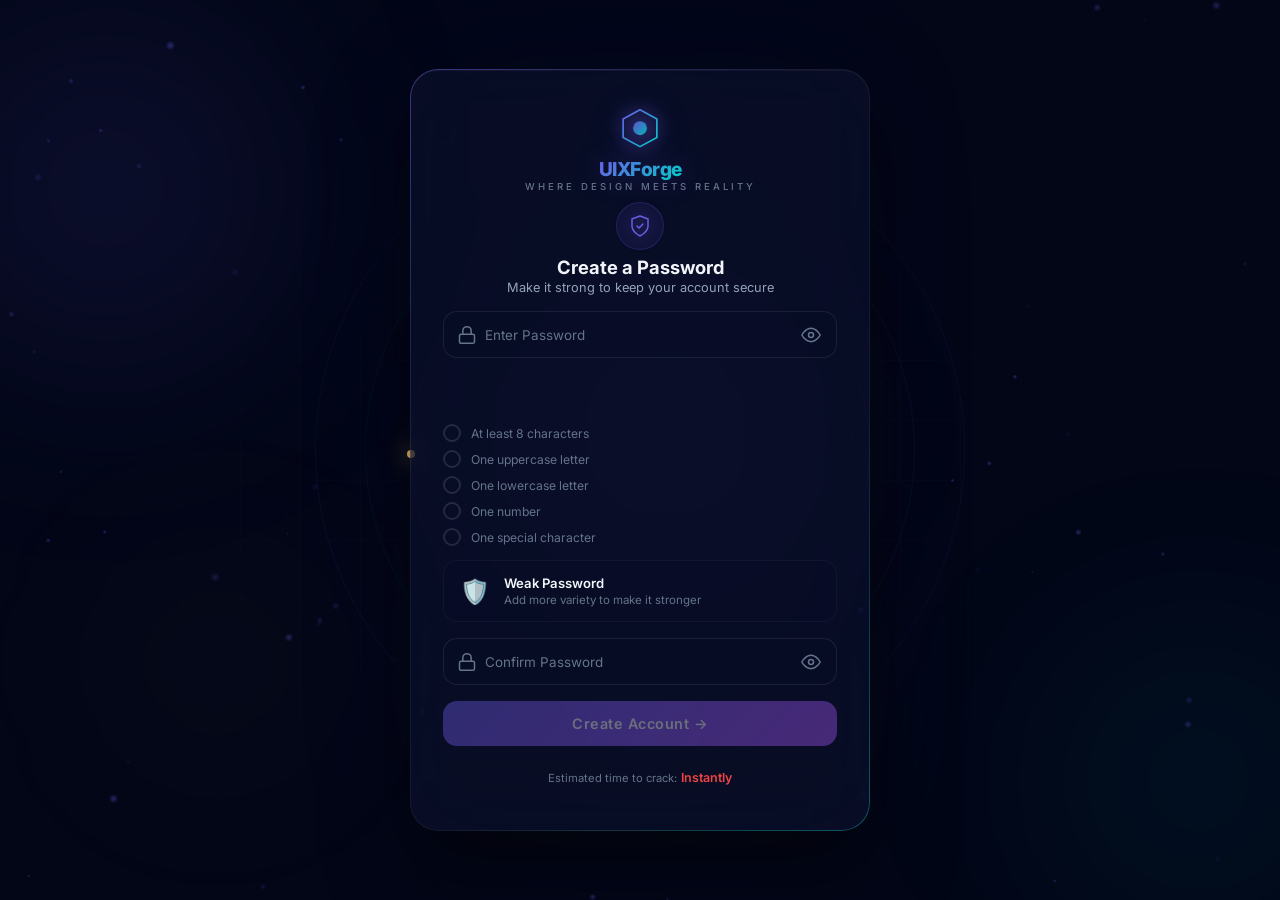
<file: authentication/auth-011/index.html>
<!DOCTYPE html>
<html lang="en">
<head>
  <meta charset="UTF-8">
  <meta name="viewport" content="width=device-width, initial-scale=1.0, viewport-fit=cover">
  <title>AUTH-011 — Password Strength Indicator | UIXForge</title>
  <link rel="stylesheet" href="style.css">
</head>
<body>

  <!-- Custom Cursor -->
  <div class="cursor" id="cursor"></div>
  <div class="cursor-dot" id="cursorDot"></div>

  <!-- Particle Canvas -->
  <canvas id="particleCanvas"></canvas>

  <!-- Ambient Orbs -->
  <div class="ambient-orbs">
    <div class="orb orb-1"></div>
    <div class="orb orb-2"></div>
    <div class="orb orb-3"></div>
    <div class="orb orb-4"></div>
  </div>

  <!-- Grid Overlay -->
  <div class="grid-overlay"></div>

  <!-- Orbit Rings -->
  <div class="orbit-container">
    <div class="orbit-ring outer"><div class="orbit-dot purple"></div></div>
    <div class="orbit-ring middle"><div class="orbit-dot cyan"></div></div>
    <div class="orbit-ring inner"><div class="orbit-dot gold"></div></div>
  </div>

  <!-- Main Wrapper -->
  <div class="main-wrapper">
    <div class="password-card" id="passwordCard">
      <div class="card-glare" id="cardGlare"></div>

      <div class="card-content">
        <!-- Brand -->
        <div class="brand-section">
          <div class="logo-container">
            <svg class="logo-svg" viewBox="0 0 60 60" fill="none">
              <defs><linearGradient id="logoGrad" x1="0%" y1="0%" x2="100%" y2="100%"><stop offset="0%" stop-color="#6c5ce7"/><stop offset="100%" stop-color="#00cec9"/></linearGradient></defs>
              <path d="M30 5L52 17V41L30 53L8 41V17L30 5Z" stroke="url(#logoGrad)" stroke-width="2.2" fill="none"/>
              <circle cx="30" cy="29" r="9" fill="url(#logoGrad)" opacity="0.85"/>
            </svg>
            <div class="logo-pulse"></div>
          </div>
          <h1 class="brand-title"><span class="title-gradient">UIXForge</span></h1>
          <p class="brand-tagline">Where Design Meets Reality</p>
        </div>

        <!-- Shield Icon -->
        <div class="shield-section">
          <div class="shield-icon-wrap">
            <svg class="shield-svg" viewBox="0 0 24 24" fill="none" stroke="currentColor" stroke-width="1.5" stroke-linecap="round" stroke-linejoin="round">
              <path d="M12 22s8-4 8-10V5l-8-3-8 3v7c0 6 8 10 8 10z"/>
              <polyline points="9 12 11 14 15 10"/>
            </svg>
          </div>
        </div>

        <!-- Title -->
        <div class="welcome-section">
          <h2 class="welcome-title">Create a Password</h2>
          <p class="welcome-subtitle">Make it strong to keep your account secure</p>
        </div>

        <!-- Password Input -->
        <div class="input-group">
          <div class="input-field-wrapper">
            <span class="field-icon">
              <svg width="20" height="20" viewBox="0 0 24 24" fill="none" stroke="currentColor" stroke-width="1.8" stroke-linecap="round" stroke-linejoin="round"><rect x="3" y="11" width="18" height="11" rx="2"/><path d="M7 11V7a5 5 0 0 1 10 0v4"/></svg>
            </span>
            <input type="password" class="form-field" id="passwordInput" placeholder=" " autocomplete="new-password" required>
            <label class="floating-label">Enter Password</label>
            <button type="button" class="toggle-password" data-target="passwordInput">
              <svg width="20" height="20" viewBox="0 0 24 24" fill="none" stroke="currentColor" stroke-width="1.8" stroke-linecap="round" stroke-linejoin="round"><path d="M1 12s4-8 11-8 11 8 11 8-4 8-11 8-11-8-11-8z"/><circle cx="12" cy="12" r="3"/></svg>
            </button>
          </div>
        </div>

        <!-- Strength Meter -->
        <div class="strength-section" id="strengthSection">
          <!-- Meter Bars -->
          <div class="strength-meter" id="strengthMeter">
            <div class="strength-bar" data-level="1"></div>
            <div class="strength-bar" data-level="2"></div>
            <div class="strength-bar" data-level="3"></div>
            <div class="strength-bar" data-level="4"></div>
          </div>
          <!-- Label -->
          <div class="strength-label" id="strengthLabel">
            <span class="strength-text">Too Weak</span>
          </div>
        </div>

        <!-- Requirements Checklist -->
        <div class="requirements" id="requirements">
          <div class="requirement" data-rule="length">
            <span class="req-icon"></span>
            <span class="req-text">At least 8 characters</span>
          </div>
          <div class="requirement" data-rule="uppercase">
            <span class="req-icon"></span>
            <span class="req-text">One uppercase letter</span>
          </div>
          <div class="requirement" data-rule="lowercase">
            <span class="req-icon"></span>
            <span class="req-text">One lowercase letter</span>
          </div>
          <div class="requirement" data-rule="number">
            <span class="req-icon"></span>
            <span class="req-text">One number</span>
          </div>
          <div class="requirement" data-rule="special">
            <span class="req-icon"></span>
            <span class="req-text">One special character</span>
          </div>
        </div>

        <!-- Strength Details -->
        <div class="strength-details" id="strengthDetails">
          <div class="detail-card">
            <div class="detail-icon" id="detailIcon">🛡️</div>
            <div class="detail-info">
              <span class="detail-title" id="detailTitle">Weak Password</span>
              <span class="detail-desc" id="detailDesc">Add more variety to make it stronger</span>
            </div>
          </div>
        </div>

        <!-- Confirm Password -->
        <div class="input-group">
          <div class="input-field-wrapper">
            <span class="field-icon">
              <svg width="20" height="20" viewBox="0 0 24 24" fill="none" stroke="currentColor" stroke-width="1.8" stroke-linecap="round" stroke-linejoin="round"><rect x="3" y="11" width="18" height="11" rx="2"/><path d="M7 11V7a5 5 0 0 1 10 0v4"/></svg>
            </span>
            <input type="password" class="form-field" id="confirmInput" placeholder=" " autocomplete="new-password" required>
            <label class="floating-label">Confirm Password</label>
            <button type="button" class="toggle-password" data-target="confirmInput">
              <svg width="20" height="20" viewBox="0 0 24 24" fill="none" stroke="currentColor" stroke-width="1.8" stroke-linecap="round" stroke-linejoin="round"><path d="M1 12s4-8 11-8 11 8 11 8-4 8-11 8-11-8-11-8z"/><circle cx="12" cy="12" r="3"/></svg>
            </button>
            <span class="confirm-indicator" id="confirmIndicator"></span>
          </div>
        </div>

        <!-- Submit -->
        <button type="button" class="submit-btn" id="submitBtn" disabled>
          <span class="btn-text">Create Account →</span>
          <div class="btn-shimmer"></div>
        </button>

        <!-- Crack Time -->
        <div class="crack-time" id="crackTime">
          <span class="crack-label">Estimated time to crack:</span>
          <span class="crack-value" id="crackValue">Instantly</span>
        </div>
      </div>
    </div>
  </div>

  <!-- Toast Container -->
  <div class="toast-container" id="toastContainer"></div>

  <script src="script.js"></script>
</body>
</html>
</file>
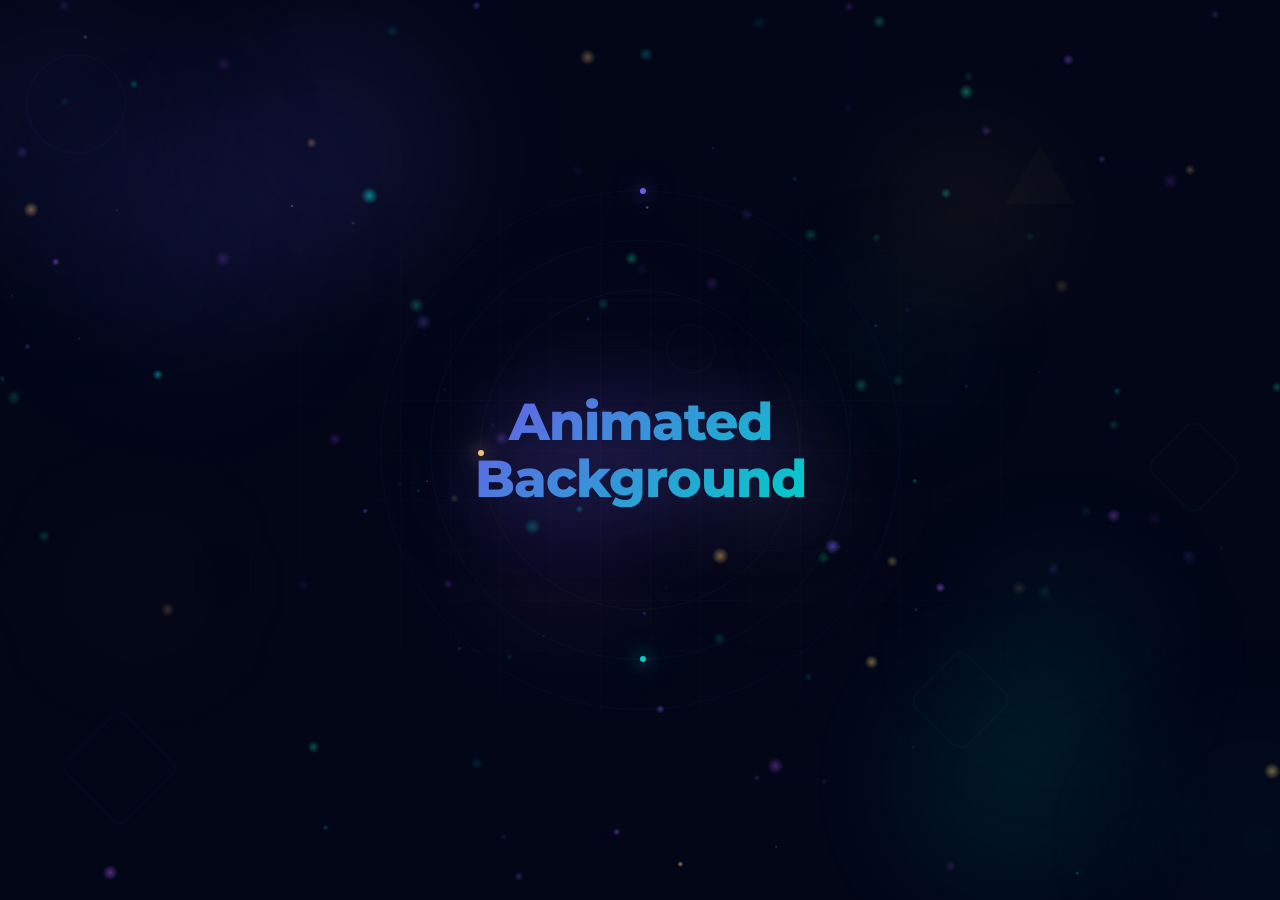
<file: authentication/auth-012/index.html>
<!DOCTYPE html>
<html lang="en">
<head>
  <meta charset="UTF-8">
  <meta name="viewport" content="width=device-width, initial-scale=1.0, viewport-fit=cover">
  <title>AUTH-012 — Animated Login Background | UIXForge</title>
  <link rel="stylesheet" href="style.css">
</head>
<body>

  <!-- ============================================ -->
  <!-- ANIMATED BACKGROUND LAYER                     -->
  <!-- ============================================ -->
  <div class="animated-bg" id="animatedBg">
    <!-- Gradient Waves (4) -->
    <div class="wave wave-1"></div>
    <div class="wave wave-2"></div>
    <div class="wave wave-3"></div>
    <div class="wave wave-4"></div>

    <!-- Floating Geometric Shapes (7) -->
    <div class="floating-shapes">
      <div class="shape shape-circle shape-1"></div>
      <div class="shape shape-square shape-2"></div>
      <div class="shape shape-triangle shape-3"></div>
      <div class="shape shape-diamond shape-4"></div>
      <div class="shape shape-circle shape-5"></div>
      <div class="shape shape-square shape-6"></div>
      <div class="shape shape-hexagon shape-7"></div>
    </div>

    <!-- Particle Canvas -->
    <canvas id="particleCanvas"></canvas>

    <!-- Ambient Orbs (4) -->
    <div class="ambient-orbs">
      <div class="orb orb-1"></div>
      <div class="orb orb-2"></div>
      <div class="orb orb-3"></div>
      <div class="orb orb-4"></div>
    </div>

    <!-- Grid Overlay -->
    <div class="grid-overlay"></div>

    <!-- Orbit Rings (3) -->
    <div class="orbit-container">
      <div class="orbit-ring outer"><div class="orbit-dot purple"></div></div>
      <div class="orbit-ring middle"><div class="orbit-dot cyan"></div></div>
      <div class="orbit-ring inner"><div class="orbit-dot gold"></div></div>
    </div>

    <!-- Glow Spots (4) -->
    <div class="glow-spot glow-spot-1"></div>
    <div class="glow-spot glow-spot-2"></div>
    <div class="glow-spot glow-spot-3"></div>
    <div class="glow-spot glow-spot-4"></div>
  </div>

  <!-- Center Text -->
  <div class="center-text" id="centerText">Animated<br>Background</div>

  <script src="script.js"></script>
</body>
</html>
</file>
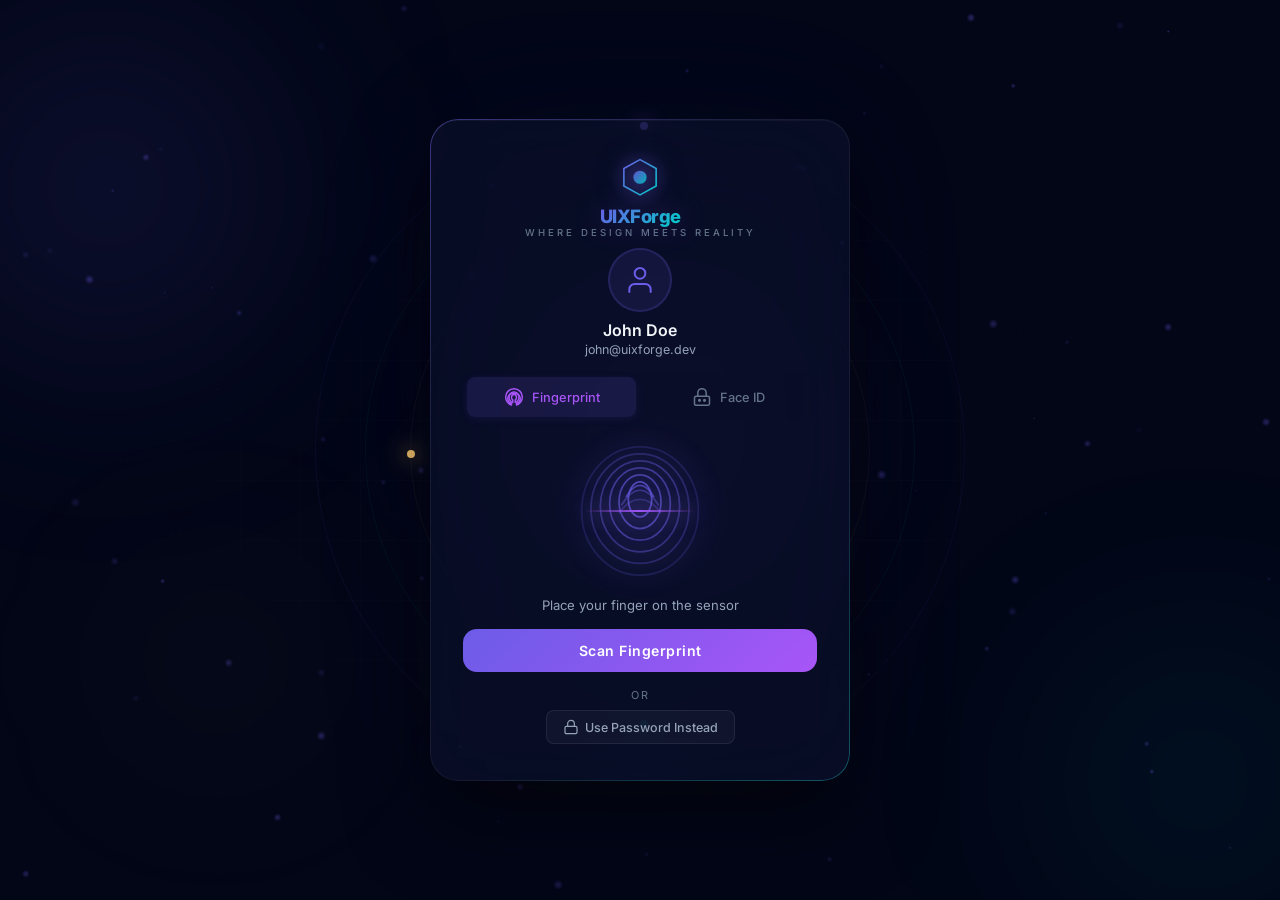
<file: authentication/auth-013/index.html>
<!DOCTYPE html>
<html lang="en">
<head>
  <meta charset="UTF-8">
  <meta name="viewport" content="width=device-width, initial-scale=1.0, viewport-fit=cover">
  <title>AUTH-013 — Biometric Auth UI | UIXForge</title>
  <link rel="stylesheet" href="style.css">
</head>
<body>

  <!-- Custom Cursor -->
  <div class="cursor" id="cursor"></div>
  <div class="cursor-dot" id="cursorDot"></div>

  <!-- Particle Canvas -->
  <canvas id="particleCanvas"></canvas>

  <!-- Ambient Orbs -->
  <div class="ambient-orbs">
    <div class="orb orb-1"></div>
    <div class="orb orb-2"></div>
    <div class="orb orb-3"></div>
    <div class="orb orb-4"></div>
  </div>

  <!-- Grid Overlay -->
  <div class="grid-overlay"></div>

  <!-- Orbit Rings -->
  <div class="orbit-container">
    <div class="orbit-ring outer"><div class="orbit-dot purple"></div></div>
    <div class="orbit-ring middle"><div class="orbit-dot cyan"></div></div>
    <div class="orbit-ring inner"><div class="orbit-dot gold"></div></div>
  </div>

  <!-- Main Wrapper -->
  <div class="main-wrapper">
    <div class="biometric-card" id="biometricCard">
      <div class="card-glare" id="cardGlare"></div>

      <!-- Success Overlay -->
      <div class="success-overlay" id="successOverlay">
        <div class="success-icon-wrap" id="successIconWrap">
          <div class="success-check-circle">
            <svg viewBox="0 0 24 24" fill="none"><polyline points="4 13 10 19 20 5"/></svg>
          </div>
        </div>
        <div class="success-title">Authenticated!</div>
        <div class="success-subtitle">Welcome back 🔐</div>
        <button class="bio-btn" id="successDoneBtn">Continue →</button>
      </div>

      <div class="card-content">
        <!-- Brand -->
        <div class="brand-section">
          <div class="logo-container">
            <svg class="logo-svg" viewBox="0 0 60 60" fill="none">
              <defs><linearGradient id="logoGrad" x1="0%" y1="0%" x2="100%" y2="100%"><stop offset="0%" stop-color="#6c5ce7"/><stop offset="100%" stop-color="#00cec9"/></linearGradient></defs>
              <path d="M30 5L52 17V41L30 53L8 41V17L30 5Z" stroke="url(#logoGrad)" stroke-width="2.2" fill="none"/>
              <circle cx="30" cy="29" r="9" fill="url(#logoGrad)" opacity="0.85"/>
            </svg>
            <div class="logo-pulse"></div>
          </div>
          <h1 class="brand-title"><span class="title-gradient">UIXForge</span></h1>
          <p class="brand-tagline">Where Design Meets Reality</p>
        </div>

        <!-- User Avatar -->
        <div class="user-section">
          <div class="user-avatar">
            <svg viewBox="0 0 24 24" fill="none" stroke="currentColor" stroke-width="1.5" stroke-linecap="round" stroke-linejoin="round">
              <path d="M20 21v-2a4 4 0 0 0-4-4H8a4 4 0 0 0-4 4v2"/><circle cx="12" cy="7" r="4"/>
            </svg>
          </div>
          <h3 class="user-name">John Doe</h3>
          <p class="user-email">john@uixforge.dev</p>
        </div>

        <!-- Biometric Tabs -->
        <div class="bio-tabs" id="bioTabs">
          <button class="bio-tab active" data-method="fingerprint">
            <svg width="20" height="20" viewBox="0 0 24 24" fill="none" stroke="currentColor" stroke-width="1.8" stroke-linecap="round" stroke-linejoin="round">
              <path d="M12 2a10 10 0 0 0-10 10c0 4.5 3 8.5 7 9.5v-2c-2.5-.8-4.5-3-4.5-5.5 0-3.5 3-6.5 7.5-6.5s7.5 3 7.5 6.5c0 2.5-2 4.7-4.5 5.5v2c4-1 7-5 7-9.5A10 10 0 0 0 12 2z"/>
              <path d="M12 6a6 6 0 0 0-6 6c0 3 2 5.5 4.5 6.5v-3c-1-.6-1.5-1.5-1.5-3 0-2 1.5-3.5 3-3.5s3 1.5 3 3.5c0 1.5-.5 2.4-1.5 3v3C16 17.5 18 15 18 12a6 6 0 0 0-6-6z"/>
            </svg>
            <span>Fingerprint</span>
          </button>
          <button class="bio-tab" data-method="face">
            <svg width="20" height="20" viewBox="0 0 24 24" fill="none" stroke="currentColor" stroke-width="1.8" stroke-linecap="round" stroke-linejoin="round">
              <rect x="3" y="11" width="18" height="11" rx="2"/>
              <path d="M7 11V7a5 5 0 0 1 10 0v4"/>
              <circle cx="9" cy="16" r="1"/><circle cx="15" cy="16" r="1"/>
            </svg>
            <span>Face ID</span>
          </button>
        </div>

        <!-- ============================================ -->
        <!-- FINGERPRINT SCAN                             -->
        <!-- ============================================ -->
        <div class="bio-content active" id="content-fingerprint">
          <div class="fingerprint-container" id="fingerprintContainer">
            <!-- Fingerprint SVG -->
            <div class="fingerprint-scan" id="fingerprintScan">
              <svg viewBox="0 0 120 120" fill="none" class="fingerprint-svg">
                <!-- Outer rings -->
                <ellipse cx="60" cy="60" rx="50" ry="55" stroke="currentColor" stroke-width="1.5" opacity="0.2"/>
                <ellipse cx="60" cy="58" rx="42" ry="47" stroke="currentColor" stroke-width="1.5" opacity="0.3"/>
                <ellipse cx="60" cy="56" rx="34" ry="39" stroke="currentColor" stroke-width="1.5" opacity="0.4"/>
                <ellipse cx="60" cy="54" rx="26" ry="31" stroke="currentColor" stroke-width="1.5" opacity="0.5"/>
                <ellipse cx="60" cy="52" rx="18" ry="23" stroke="currentColor" stroke-width="1.5" opacity="0.6"/>
                <ellipse cx="60" cy="50" rx="10" ry="15" stroke="currentColor" stroke-width="1.5" opacity="0.7"/>
                <!-- Inner fingerprint ridges -->
                <path d="M48 48 Q54 38 60 38 Q66 38 72 48" stroke="currentColor" stroke-width="1.5" fill="none" opacity="0.6"/>
                <path d="M44 55 Q52 42 60 42 Q68 42 76 55" stroke="currentColor" stroke-width="1.5" fill="none" opacity="0.4"/>
                <path d="M42 62 Q50 50 60 50 Q70 50 78 62" stroke="currentColor" stroke-width="1.5" fill="none" opacity="0.3"/>
              </svg>
              <!-- Scan line -->
              <div class="scan-line" id="scanLine"></div>
              <!-- Glow ring -->
              <div class="fingerprint-glow"></div>
            </div>
          </div>
          <p class="bio-hint" id="fingerprintHint">Place your finger on the sensor</p>
          <button class="bio-btn" id="scanFingerprintBtn">
            <span class="btn-text">Scan Fingerprint</span>
            <span class="btn-spinner"></span>
            <div class="btn-shimmer"></div>
          </button>
        </div>

        <!-- ============================================ -->
        <!-- FACE ID SCAN                                 -->
        <!-- ============================================ -->
        <div class="bio-content" id="content-face">
          <div class="face-scan-container" id="faceScanContainer">
            <!-- Face outline -->
            <div class="face-outline">
              <svg viewBox="0 0 120 140" fill="none" class="face-svg">
                <!-- Head shape -->
                <ellipse cx="60" cy="65" rx="45" ry="55" stroke="currentColor" stroke-width="1.5" opacity="0.3"/>
                <!-- Scanning frame -->
                <rect x="15" y="15" width="90" height="100" rx="20" stroke="currentColor" stroke-width="1.5" opacity="0.4" stroke-dasharray="8 4"/>
                <!-- Eyes -->
                <ellipse cx="45" cy="55" rx="8" ry="6" stroke="currentColor" stroke-width="1.2" opacity="0.5"/>
                <ellipse cx="75" cy="55" rx="8" ry="6" stroke="currentColor" stroke-width="1.2" opacity="0.5"/>
                <!-- Nose -->
                <path d="M60 60 L58 72 L62 72" stroke="currentColor" stroke-width="1.2" opacity="0.4"/>
                <!-- Mouth -->
                <path d="M50 82 Q60 90 70 82" stroke="currentColor" stroke-width="1.2" opacity="0.4"/>
              </svg>
              <!-- Scanning animation -->
              <div class="face-scan-line" id="faceScanLine"></div>
              <div class="face-glow"></div>
            </div>
          </div>
          <p class="bio-hint" id="faceHint">Look directly at the camera</p>
          <button class="bio-btn" id="scanFaceBtn">
            <span class="btn-text">Scan Face</span>
            <span class="btn-spinner"></span>
            <div class="btn-shimmer"></div>
          </button>
        </div>

        <!-- Alternative -->
        <div class="alt-section">
          <span class="alt-text">or</span>
          <button class="alt-btn" id="usePasswordBtn">
            <svg width="16" height="16" viewBox="0 0 24 24" fill="none" stroke="currentColor" stroke-width="1.8" stroke-linecap="round" stroke-linejoin="round"><rect x="3" y="11" width="18" height="11" rx="2"/><path d="M7 11V7a5 5 0 0 1 10 0v4"/></svg>
            Use Password Instead
          </button>
        </div>
      </div>
    </div>
  </div>

  <!-- Toast Container -->
  <div class="toast-container" id="toastContainer"></div>

  <script src="script.js"></script>
</body>
</html>
</file>
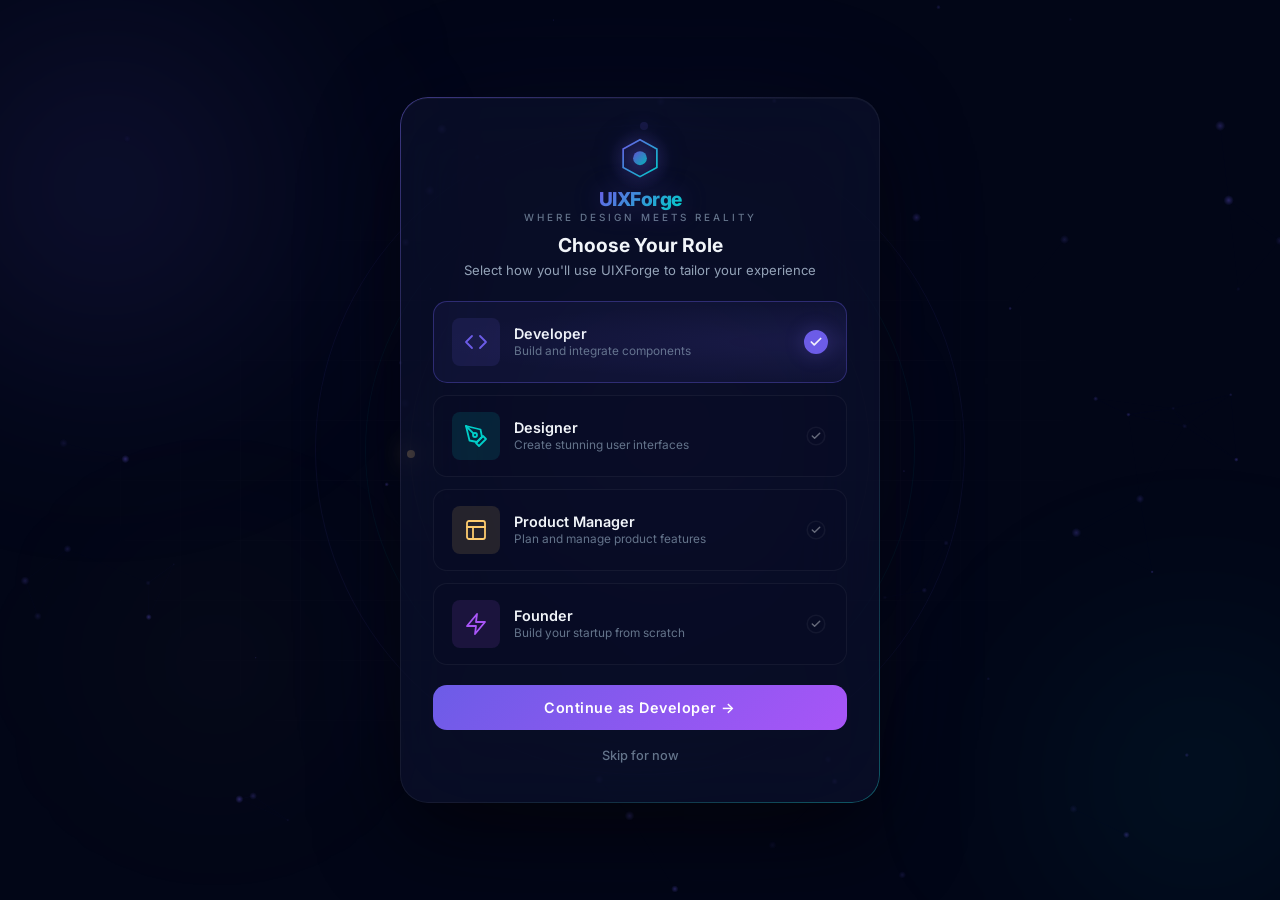
<file: authentication/auth-014/index.html>
<!DOCTYPE html>
<html lang="en">
<head>
  <meta charset="UTF-8">
  <meta name="viewport" content="width=device-width, initial-scale=1.0, viewport-fit=cover">
  <title>AUTH-014 — Role Selection Screen | UIXForge</title>
  <link rel="stylesheet" href="style.css">
</head>
<body>

  <!-- Custom Cursor -->
  <div class="cursor" id="cursor"></div>
  <div class="cursor-dot" id="cursorDot"></div>

  <!-- Particle Canvas -->
  <canvas id="particleCanvas"></canvas>

  <!-- Ambient Orbs -->
  <div class="ambient-orbs">
    <div class="orb orb-1"></div>
    <div class="orb orb-2"></div>
    <div class="orb orb-3"></div>
    <div class="orb orb-4"></div>
  </div>

  <!-- Grid Overlay -->
  <div class="grid-overlay"></div>

  <!-- Orbit Rings -->
  <div class="orbit-container">
    <div class="orbit-ring outer"><div class="orbit-dot purple"></div></div>
    <div class="orbit-ring middle"><div class="orbit-dot cyan"></div></div>
    <div class="orbit-ring inner"><div class="orbit-dot gold"></div></div>
  </div>

  <!-- Main Wrapper -->
  <div class="main-wrapper">
    <div class="role-card" id="roleCard">
      <div class="card-glare" id="cardGlare"></div>

      <!-- Success Overlay -->
      <div class="success-overlay" id="successOverlay">
        <div class="success-icon-wrap" id="successIconWrap">
          <div class="success-check-circle">
            <svg viewBox="0 0 24 24" fill="none"><polyline points="4 13 10 19 20 5"/></svg>
          </div>
        </div>
        <div class="success-title">Role Selected!</div>
        <div class="success-subtitle">Redirecting to your dashboard ✨</div>
      </div>

      <div class="card-content">
        <!-- Brand -->
        <div class="brand-section">
          <div class="logo-container">
            <svg class="logo-svg" viewBox="0 0 60 60" fill="none">
              <defs><linearGradient id="logoGrad" x1="0%" y1="0%" x2="100%" y2="100%"><stop offset="0%" stop-color="#6c5ce7"/><stop offset="100%" stop-color="#00cec9"/></linearGradient></defs>
              <path d="M30 5L52 17V41L30 53L8 41V17L30 5Z" stroke="url(#logoGrad)" stroke-width="2.2" fill="none"/>
              <circle cx="30" cy="29" r="9" fill="url(#logoGrad)" opacity="0.85"/>
            </svg>
            <div class="logo-pulse"></div>
          </div>
          <h1 class="brand-title"><span class="title-gradient">UIXForge</span></h1>
          <p class="brand-tagline">Where Design Meets Reality</p>
        </div>

        <!-- Title -->
        <div class="welcome-section">
          <h2 class="welcome-title">Choose Your Role</h2>
          <p class="welcome-subtitle">Select how you'll use UIXForge to tailor your experience</p>
        </div>

        <!-- Role Cards Grid -->
        <div class="roles-grid" id="rolesGrid">
          <!-- Developer -->
          <div class="role-card-item active" data-role="developer" data-color="#6c5ce7">
            <div class="role-icon" style="background:rgba(108,92,231,0.12);color:#6c5ce7;">
              <svg viewBox="0 0 24 24" fill="none" stroke="currentColor" stroke-width="1.8" stroke-linecap="round" stroke-linejoin="round">
                <polyline points="16 18 22 12 16 6"/><polyline points="8 6 2 12 8 18"/>
              </svg>
            </div>
            <div class="role-info">
              <h3 class="role-name">Developer</h3>
              <p class="role-desc">Build and integrate components</p>
            </div>
            <div class="role-check">
              <svg viewBox="0 0 24 24" fill="none" stroke="currentColor" stroke-width="3" stroke-linecap="round" stroke-linejoin="round"><polyline points="20 6 9 17 4 12"/></svg>
            </div>
            <div class="role-glow"></div>
          </div>

          <!-- Designer -->
          <div class="role-card-item" data-role="designer" data-color="#00cec9">
            <div class="role-icon" style="background:rgba(0,206,201,0.12);color:#00cec9;">
              <svg viewBox="0 0 24 24" fill="none" stroke="currentColor" stroke-width="1.8" stroke-linecap="round" stroke-linejoin="round">
                <path d="M12 19l7-7 3 3-7 7-3-3z"/><path d="M18 13l-1.5-7.5L2 2l3.5 14.5L13 18l5-5z"/><path d="M2 2l7.586 7.586"/><circle cx="11" cy="11" r="2"/>
              </svg>
            </div>
            <div class="role-info">
              <h3 class="role-name">Designer</h3>
              <p class="role-desc">Create stunning user interfaces</p>
            </div>
            <div class="role-check">
              <svg viewBox="0 0 24 24" fill="none" stroke="currentColor" stroke-width="3" stroke-linecap="round" stroke-linejoin="round"><polyline points="20 6 9 17 4 12"/></svg>
            </div>
            <div class="role-glow"></div>
          </div>

          <!-- Product Manager -->
          <div class="role-card-item" data-role="pm" data-color="#fdcb6e">
            <div class="role-icon" style="background:rgba(253,203,110,0.12);color:#fdcb6e;">
              <svg viewBox="0 0 24 24" fill="none" stroke="currentColor" stroke-width="1.8" stroke-linecap="round" stroke-linejoin="round">
                <rect x="3" y="3" width="18" height="18" rx="2"/><line x1="3" y1="9" x2="21" y2="9"/><line x1="9" y1="21" x2="9" y2="9"/>
              </svg>
            </div>
            <div class="role-info">
              <h3 class="role-name">Product Manager</h3>
              <p class="role-desc">Plan and manage product features</p>
            </div>
            <div class="role-check">
              <svg viewBox="0 0 24 24" fill="none" stroke="currentColor" stroke-width="3" stroke-linecap="round" stroke-linejoin="round"><polyline points="20 6 9 17 4 12"/></svg>
            </div>
            <div class="role-glow"></div>
          </div>

          <!-- Founder -->
          <div class="role-card-item" data-role="founder" data-color="#a855f7">
            <div class="role-icon" style="background:rgba(168,85,247,0.12);color:#a855f7;">
              <svg viewBox="0 0 24 24" fill="none" stroke="currentColor" stroke-width="1.8" stroke-linecap="round" stroke-linejoin="round">
                <path d="M13 2L3 14h9l-1 8 10-12h-9l1-8z"/>
              </svg>
            </div>
            <div class="role-info">
              <h3 class="role-name">Founder</h3>
              <p class="role-desc">Build your startup from scratch</p>
            </div>
            <div class="role-check">
              <svg viewBox="0 0 24 24" fill="none" stroke="currentColor" stroke-width="3" stroke-linecap="round" stroke-linejoin="round"><polyline points="20 6 9 17 4 12"/></svg>
            </div>
            <div class="role-glow"></div>
          </div>
        </div>

        <!-- Continue Button -->
        <button class="continue-btn" id="continueBtn">
          <span class="btn-text">Continue as Developer →</span>
          <div class="btn-shimmer"></div>
        </button>

        <!-- Skip -->
        <p class="skip-text">
          <a href="#" class="skip-link" id="skipLink">Skip for now</a>
        </p>
      </div>
    </div>
  </div>

  <!-- Toast Container -->
  <div class="toast-container" id="toastContainer"></div>

  <script src="script.js"></script>
</body>
</html>
</file>
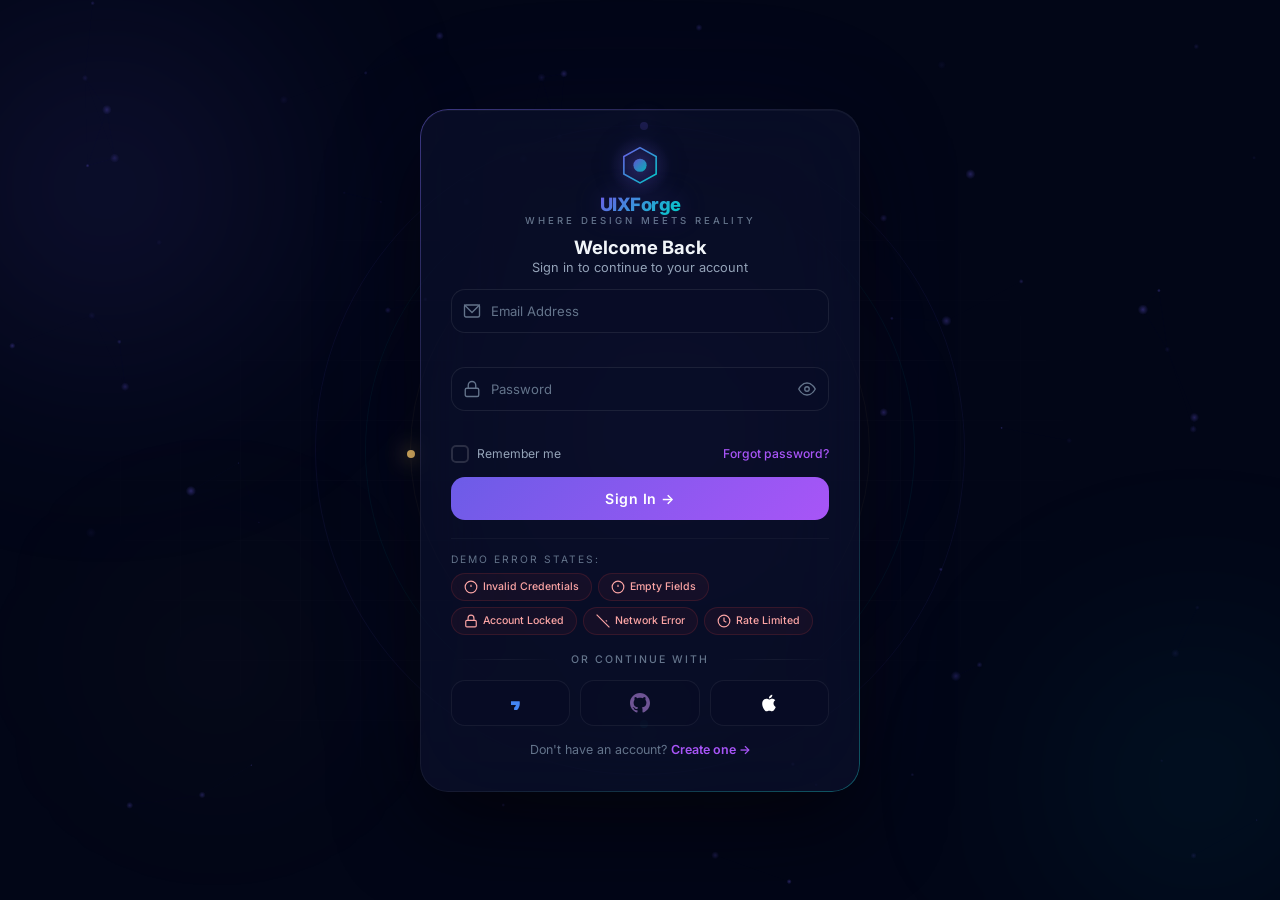
<file: authentication/auth-015/index.html>
<!DOCTYPE html>
<html lang="en">
<head>
  <meta charset="UTF-8">
  <meta name="viewport" content="width=device-width, initial-scale=1.0, viewport-fit=cover">
  <title>AUTH-015 — Login Error States | UIXForge</title>
  <link rel="stylesheet" href="style.css">
</head>
<body>

  <!-- Custom Cursor -->
  <div class="cursor" id="cursor"></div>
  <div class="cursor-dot" id="cursorDot"></div>

  <!-- Particle Canvas -->
  <canvas id="particleCanvas"></canvas>

  <!-- Ambient Orbs -->
  <div class="ambient-orbs">
    <div class="orb orb-1"></div>
    <div class="orb orb-2"></div>
    <div class="orb orb-3"></div>
    <div class="orb orb-4"></div>
  </div>

  <!-- Grid Overlay -->
  <div class="grid-overlay"></div>

  <!-- Orbit Rings -->
  <div class="orbit-container">
    <div class="orbit-ring outer"><div class="orbit-dot purple"></div></div>
    <div class="orbit-ring middle"><div class="orbit-dot cyan"></div></div>
    <div class="orbit-ring inner"><div class="orbit-dot gold"></div></div>
  </div>

  <!-- Main Wrapper -->
  <div class="main-wrapper">
    <div class="login-card" id="loginCard">
      <div class="card-glare" id="cardGlare"></div>

      <div class="card-content">
        <!-- Brand -->
        <div class="brand-section">
          <div class="logo-container">
            <svg class="logo-svg" viewBox="0 0 60 60" fill="none">
              <defs><linearGradient id="logoGrad" x1="0%" y1="0%" x2="100%" y2="100%"><stop offset="0%" stop-color="#6c5ce7"/><stop offset="100%" stop-color="#00cec9"/></linearGradient></defs>
              <path d="M30 5L52 17V41L30 53L8 41V17L30 5Z" stroke="url(#logoGrad)" stroke-width="2.2" fill="none"/>
              <circle cx="30" cy="29" r="9" fill="url(#logoGrad)" opacity="0.85"/>
            </svg>
            <div class="logo-pulse"></div>
          </div>
          <h1 class="brand-title"><span class="title-gradient">UIXForge</span></h1>
          <p class="brand-tagline">Where Design Meets Reality</p>
        </div>

        <!-- Welcome -->
        <div class="welcome-section">
          <h2 class="welcome-title">Welcome Back</h2>
          <p class="welcome-subtitle">Sign in to continue to your account</p>
        </div>

        <!-- Error Display Area -->
        <div class="error-display" id="errorDisplay">
          <div class="error-icon" id="errorIcon">
            <svg width="24" height="24" viewBox="0 0 24 24" fill="none" stroke="currentColor" stroke-width="2" stroke-linecap="round" stroke-linejoin="round"><circle cx="12" cy="12" r="10"/><line x1="12" y1="8" x2="12" y2="12"/><line x1="12" y1="16" x2="12.01" y2="16"/></svg>
          </div>
          <div class="error-content">
            <span class="error-title" id="errorTitle">Invalid Credentials</span>
            <span class="error-desc" id="errorDesc">The email or password you entered is incorrect.</span>
          </div>
        </div>

        <!-- Form -->
        <form class="login-form" id="loginForm" novalidate>
          <div class="input-group">
            <div class="input-field-wrapper">
              <span class="field-icon">
                <svg width="18" height="18" viewBox="0 0 24 24" fill="none" stroke="currentColor" stroke-width="1.8" stroke-linecap="round" stroke-linejoin="round"><rect x="2" y="4" width="20" height="16" rx="2"/><path d="M22 4L12 14 2 4"/></svg>
              </span>
              <input type="email" class="form-field" id="emailInput" placeholder=" " autocomplete="email" required>
              <label class="floating-label">Email Address</label>
              <span class="field-status" id="emailStatus"></span>
            </div>
            <div class="inline-error" id="emailError"></div>
          </div>

          <div class="input-group">
            <div class="input-field-wrapper">
              <span class="field-icon">
                <svg width="18" height="18" viewBox="0 0 24 24" fill="none" stroke="currentColor" stroke-width="1.8" stroke-linecap="round" stroke-linejoin="round"><rect x="3" y="11" width="18" height="11" rx="2"/><path d="M7 11V7a5 5 0 0 1 10 0v4"/></svg>
              </span>
              <input type="password" class="form-field" id="passwordInput" placeholder=" " autocomplete="current-password" required>
              <label class="floating-label">Password</label>
              <button type="button" class="toggle-password" data-target="passwordInput">
                <svg width="18" height="18" viewBox="0 0 24 24" fill="none" stroke="currentColor" stroke-width="1.8" stroke-linecap="round" stroke-linejoin="round"><path d="M1 12s4-8 11-8 11 8 11 8-4 8-11 8-11-8-11-8z"/><circle cx="12" cy="12" r="3"/></svg>
              </button>
              <span class="field-status" id="passwordStatus"></span>
            </div>
            <div class="inline-error" id="passwordError"></div>
          </div>

          <div class="options-row">
            <label class="checkbox-wrapper">
              <input type="checkbox"><span class="checkbox-custom">✓</span>
              <span class="checkbox-label">Remember me</span>
            </label>
            <a href="#" class="forgot-link">Forgot password?</a>
          </div>

          <button type="submit" class="submit-btn" id="loginBtn">
            <span class="btn-text">Sign In →</span>
            <span class="btn-spinner"></span>
            <div class="btn-shimmer"></div>
          </button>
        </form>

        <!-- Error Demo Buttons -->
        <div class="demo-section">
          <span class="demo-label">Demo Error States:</span>
          <div class="demo-buttons">
            <button class="demo-btn" data-error="credentials">
              <svg width="14" height="14" viewBox="0 0 24 24" fill="none" stroke="currentColor" stroke-width="2"><circle cx="12" cy="12" r="10"/><line x1="12" y1="8" x2="12" y2="12"/><line x1="12" y1="16" x2="12.01" y2="16"/></svg>
              Invalid Credentials
            </button>
            <button class="demo-btn" data-error="empty">
              <svg width="14" height="14" viewBox="0 0 24 24" fill="none" stroke="currentColor" stroke-width="2"><circle cx="12" cy="12" r="10"/><line x1="12" y1="8" x2="12" y2="12"/><line x1="12" y1="16" x2="12.01" y2="16"/></svg>
              Empty Fields
            </button>
            <button class="demo-btn" data-error="locked">
              <svg width="14" height="14" viewBox="0 0 24 24" fill="none" stroke="currentColor" stroke-width="2"><rect x="3" y="11" width="18" height="11" rx="2"/><path d="M7 11V7a5 5 0 0 1 10 0v4"/></svg>
              Account Locked
            </button>
            <button class="demo-btn" data-error="network">
              <svg width="14" height="14" viewBox="0 0 24 24" fill="none" stroke="currentColor" stroke-width="2"><line x1="1" y1="1" x2="23" y2="23"/><path d="M16.72 11.06A10.94 10.94 0 0 1 19 12.55"/></svg>
              Network Error
            </button>
            <button class="demo-btn" data-error="rate-limit">
              <svg width="14" height="14" viewBox="0 0 24 24" fill="none" stroke="currentColor" stroke-width="2"><circle cx="12" cy="12" r="10"/><polyline points="12 6 12 12 16 14"/></svg>
              Rate Limited
            </button>
          </div>
        </div>

        <div class="divider-section">
          <span class="divider-line"></span><span class="divider-text">or continue with</span><span class="divider-line"></span>
        </div>

        <div class="social-buttons">
          <button class="social-btn"><svg viewBox="0 0 24 24" fill="currentColor"><path d="M22.56 12.25c0-.78-.07-1.53-.2-2.25H12v4.26h5.92a5.06 5.06 0 0 1-2.2 3.32v2.77h3.57c2.08-1.92 3.28-4.74 3.28-8.1z" fill="#4285F4"/></svg></button>
          <button class="social-btn"><svg viewBox="0 0 24 24" fill="#6e5494"><path d="M12 0c-6.626 0-12 5.373-12 12 0 5.302 3.438 9.8 8.207 11.387.599.111.793-.261.793-.577v-2.234c-3.338.726-4.033-1.416-4.033-1.416-.546-1.387-1.333-1.756-1.333-1.756-1.089-.745.083-.729.083-.729 1.205.084 1.839 1.237 1.839 1.237 1.07 1.834 2.807 1.304 3.492.997.107-.775.418-1.305.762-1.604-2.665-.305-5.467-1.334-5.467-5.931 0-1.311.469-2.381 1.236-3.221-.124-.303-.535-1.524.117-3.176 0 0 1.008-.322 3.301 1.23.957-.266 1.983-.399 3.003-.404 1.02.005 2.047.138 3.006.404 2.291-1.552 3.297-1.23 3.297-1.23.653 1.653.242 2.874.118 3.176.77.84 1.235 1.911 1.235 3.221 0 4.609-2.807 5.624-5.479 5.921.43.372.823 1.102.823 2.222v3.293c0 .319.192.694.801.576 4.765-1.589 8.199-6.086 8.199-11.386 0-6.627-5.373-12-12-12z"/></svg></button>
          <button class="social-btn"><svg viewBox="0 0 24 24" fill="white"><path d="M18.71 19.5c-.83 1.24-1.71 2.45-3.05 2.47-1.34.03-1.77-.79-3.29-.79-1.53 0-2 .77-3.27.82-1.31.05-2.3-1.32-3.14-2.53C4.25 17 2.94 12.45 4.7 9.39c.87-1.52 2.43-2.48 4.12-2.51 1.28-.02 2.5.87 3.29.87.78 0 2.26-1.07 3.8-.91.65.03 2.47.26 3.64 1.98-.09.06-2.17 1.28-2.15 3.81.03 3.02 2.65 4.03 2.68 4.04-.03.07-.42 1.44-1.38 2.83M13 3.5c.73-.83 1.94-1.46 2.94-1.5.13 1.17-.34 2.35-1.04 3.19-.69.85-1.83 1.51-2.95 1.42-.15-1.15.41-2.35 1.05-3.11z"/></svg></button>
        </div>

        <p class="signup-text">Don't have an account? <a href="#" class="signup-link">Create one →</a></p>
      </div>
    </div>
  </div>

  <!-- Toast Container -->
  <div class="toast-container" id="toastContainer"></div>

  <script src="script.js"></script>
</body>
</html>
</file>
<file: authentication/auth-001/style.css>
:root {
    --deep: #0a0e27;
    --cosmic: #0f1535;
    --primary: #6c5ce7;
    --secondary: #00cec9;
    --accent: #a855f7;
    --text: #f1f5f9;
    --text2: #94a3b8;
    --text3: #64748b;
    --glass: rgba(15, 21, 53, 0.55);
    --border: rgba(255, 255, 255, 0.08);
    --success: #10b981;
    --warning: #f59e0b;
    --radius: 24px;
    --transition: cubic-bezier(0.4, 0, 0.2, 1);
}

* { margin: 0; padding: 0; box-sizing: border-box; }

body {
    font-family: 'Inter', sans-serif;
    background: var(--deep);
    color: var(--text);
    min-height: 100vh;
    display: flex;
    align-items: center;
    justify-content: center;
    overflow: hidden;
    cursor: none;
}

/* ============================================ */
/* CUSTOM CURSOR                                */
/* ============================================ */
.cursor {
    position: fixed;
    width: 20px; height: 20px;
    border: 2px solid rgba(108,92,231,0.6);
    border-radius: 50%;
    pointer-events: none;
    z-index: 9999;
    transition: width 0.3s, height 0.3s, border-color 0.3s;
    transform: translate(-50%, -50%);
    mix-blend-mode: difference;
}
.cursor-dot {
    position: fixed;
    width: 4px; height: 4px;
    background: #a78bfa;
    border-radius: 50%;
    pointer-events: none;
    z-index: 9999;
    transform: translate(-50%, -50%);
    box-shadow: 0 0 15px rgba(168,133,250,0.8);
}
.cursor.hover {
    width: 50px; height: 50px;
    border-color: rgba(0,206,201,0.8);
    background: rgba(108,92,231,0.1);
    backdrop-filter: blur(4px);
}
.cursor.click {
    width: 30px; height: 30px;
    border-color: #fdcb6e;
    animation: cursorClick 0.4s ease-out;
}
@keyframes cursorClick {
    0% { transform: translate(-50%,-50%) scale(1); opacity: 1; }
    100% { transform: translate(-50%,-50%) scale(2); opacity: 0; }
}

/* ============================================ */
/* PARTICLE CANVAS                              */
/* ============================================ */
#particleCanvas {
    position: fixed; inset: 0; z-index: 1;
    pointer-events: none; opacity: 0.7;
}

/* ============================================ */
/* AMBIENT ORBS                                 */
/* ============================================ */
.ambient-orbs {
    position: fixed; inset: 0; z-index: 0;
    pointer-events: none;
}
.orb {
    position: absolute; border-radius: 50%;
    filter: blur(90px);
    transition: transform 0.1s ease-out;
}
.orb-1 {
    width: 500px; height: 500px;
    background: radial-gradient(circle, rgba(108,92,231,0.18), transparent 70%);
    top: -8%; left: -12%;
}
.orb-2 {
    width: 420px; height: 420px;
    background: radial-gradient(circle, rgba(0,206,201,0.12), transparent 70%);
    bottom: -12%; right: -10%;
}
.orb-3 {
    width: 360px; height: 360px;
    background: radial-gradient(circle, rgba(168,85,247,0.14), transparent 70%);
    top: 50%; left: 50%; transform: translate(-50%,-50%);
}
.orb-4 {
    width: 300px; height: 300px;
    background: radial-gradient(circle, rgba(108,92,231,0.12), transparent 70%);
    top: 55%; left: 8%;
}

/* ============================================ */
/* GRID OVERLAY                                 */
/* ============================================ */
.grid-overlay {
    position: fixed; inset: 0; z-index: 2;
    pointer-events: none; opacity: 0.025;
    background-image: 
        linear-gradient(rgba(255,255,255,0.5) 1px, transparent 1px),
        linear-gradient(90deg, rgba(255,255,255,0.5) 1px, transparent 1px);
    background-size: 60px 60px;
    mask-image: radial-gradient(ellipse at center, black 30%, transparent 70%);
}

/* ============================================ */
/* MAIN WRAPPER                                 */
/* ============================================ */
.main-wrapper {
    position: relative; z-index: 10;
    width: 100%; max-width: 470px; padding: 20px;
}

/* ============================================ */
/* ORBIT RING                                   */
/* ============================================ */
.orbit-ring {
    position: absolute; top: 50%; left: 50%;
    transform: translate(-50%,-50%);
    width: 540px; height: 540px;
    border-radius: 50%;
    border: 1.5px solid rgba(108,92,231,0.12);
    animation: orbitSpin 25s linear infinite;
    pointer-events: none;
}
.orbit-ring::before {
    content: '';
    position: absolute;
    width: 14px; height: 14px;
    background: linear-gradient(135deg, #6c5ce7, #00cec9);
    border-radius: 50%;
    top: -7px; left: 50%;
    box-shadow: 0 0 30px rgba(108,92,231,0.8), 0 0 60px rgba(0,206,201,0.4);
    animation: orbitGlow 2s ease-in-out infinite;
}
@keyframes orbitSpin {
    from { transform: translate(-50%,-50%) rotate(0deg); }
    to { transform: translate(-50%,-50%) rotate(360deg); }
}
@keyframes orbitGlow {
    0%,100% { box-shadow: 0 0 30px rgba(108,92,231,0.8), 0 0 60px rgba(0,206,201,0.4); }
    50% { box-shadow: 0 0 50px rgba(108,92,231,1.2), 0 0 90px rgba(0,206,201,0.7); }
}

/* ============================================ */
/* LOGIN CARD                                   */
/* ============================================ */
.login-card {
    position: relative;
    background: var(--glass);
    backdrop-filter: blur(40px);
    -webkit-backdrop-filter: blur(40px);
    border: 1px solid var(--border);
    border-radius: var(--radius);
    box-shadow: 0 25px 60px rgba(0,0,0,0.5), 0 0 120px rgba(108,92,231,0.08);
    overflow: visible;
    transition: transform 0.1s ease-out, box-shadow 0.5s ease;
    transform-style: preserve-3d;
    perspective: 1200px;
}
.login-card::before {
    content: ''; position: absolute; inset: 0;
    background: linear-gradient(135deg, rgba(108,92,231,0.05) 0%, transparent 50%, rgba(0,206,201,0.03) 100%);
    pointer-events: none; z-index: 0; border-radius: var(--radius);
}
.login-card::after {
    content: ''; position: absolute; inset: -1px;
    border-radius: var(--radius);
    padding: 1px;
    background: linear-gradient(135deg, rgba(108,92,231,0.4), transparent 40%, transparent 60%, rgba(0,206,201,0.3));
    -webkit-mask: linear-gradient(#fff 0 0) content-box, linear-gradient(#fff 0 0);
    mask: linear-gradient(#fff 0 0) content-box, linear-gradient(#fff 0 0);
    -webkit-mask-composite: xor; mask-composite: exclude;
    animation: borderGlow 3s ease-in-out infinite;
    pointer-events: none;
}
@keyframes borderGlow {
    0%,100% { opacity: 0.5; }
    50% { opacity: 1; }
}

/* Glare */
.card-glare {
    position: absolute; inset: 0;
    border-radius: var(--radius);
    pointer-events: none; z-index: 5;
    background: radial-gradient(circle at 50% 50%, rgba(255,255,255,0.08) 0%, transparent 60%);
    opacity: 0;
    transition: opacity 0.3s ease;
}

.card-content {
    position: relative; z-index: 1;
    padding: 42px 36px;
}

/* ============================================ */
/* BRAND SECTION                                */
/* ============================================ */
.brand-section { text-align: center; margin-bottom: 24px; }
.logo-container {
    position: relative; width: 60px; height: 60px;
    margin: 0 auto 14px;
}
.logo-svg {
    width: 100%; height: 100%;
    animation: logoFloat 3s ease-in-out infinite;
    filter: drop-shadow(0 0 15px rgba(108,92,231,0.4));
}
.logo-pulse {
    position: absolute; inset: -12px; border-radius: 50%;
    background: radial-gradient(circle, rgba(108,92,231,0.25), transparent 70%);
    animation: pulse 2s ease-in-out infinite; z-index: -1;
}
@keyframes logoFloat {
    0%,100% { transform: translateY(0); }
    50% { transform: translateY(-6px); }
}
@keyframes pulse {
    0%,100% { transform: scale(1); opacity: 0.4; }
    50% { transform: scale(1.25); opacity: 0.8; }
}
.brand-title {
    font-size: 1.7rem; font-weight: 800; letter-spacing: -0.5px; margin-bottom: 3px;
}
.title-gradient {
    background: linear-gradient(135deg, var(--primary), var(--secondary));
    -webkit-background-clip: text; -webkit-text-fill-color: transparent;
    background-clip: text;
    filter: drop-shadow(0 0 20px rgba(108,92,231,0.3));
}
.brand-tagline {
    font-size: 0.75rem; color: var(--text3); letter-spacing: 2px;
    text-transform: uppercase; font-weight: 500;
}

/* ============================================ */
/* WELCOME                                      */
/* ============================================ */
.welcome-section { text-align: center; margin-bottom: 30px; }
.welcome-title { font-size: 1.4rem; font-weight: 700; color: var(--text); margin-bottom: 5px; }
.welcome-subtitle { font-size: 0.85rem; color: var(--text2); }

/* ============================================ */
/* FORM                                         */
/* ============================================ */
.login-form { display: flex; flex-direction: column; gap: 18px; }

.input-group { position: relative; }

.input-field-wrapper {
    position: relative; display: flex; align-items: center;
    transition: transform 0.3s var(--transition);
}
.input-field-wrapper:focus-within {
    transform: scale(1.02);
}

/* Floating Label */
.floating-label {
    position: absolute; left: 44px; top: 50%;
    transform: translateY(-50%);
    font-size: 0.85rem; color: var(--text3);
    pointer-events: none; z-index: 3;
    transition: all 0.3s var(--transition);
    background: transparent;
    padding: 0 4px;
}
.form-field:focus ~ .floating-label,
.form-field:not(:placeholder-shown) ~ .floating-label {
    top: -8px; left: 16px;
    font-size: 0.65rem;
    color: var(--primary);
    background: var(--cosmic);
    border-radius: 4px;
    padding: 2px 8px;
    font-weight: 700;
    letter-spacing: 1px;
    text-transform: uppercase;
}

.field-icon {
    position: absolute; left: 14px; color: var(--text3);
    display: flex; align-items: center; pointer-events: none;
    transition: color 0.3s var(--transition); z-index: 2;
}
.input-field-wrapper:focus-within .field-icon {
    color: var(--primary);
}

.form-field {
    width: 100%; padding: 14px 44px 14px 42px;
    background: rgba(10,14,39,0.7);
    border: 1px solid rgba(255,255,255,0.06);
    border-radius: 12px;
    font-family: 'Inter', sans-serif; font-size: 0.88rem;
    color: var(--text); outline: none;
    transition: all 0.3s var(--transition); position: relative;
}
.form-field::placeholder { color: transparent; }
.form-field:focus {
    border-color: rgba(108,92,231,0.6);
    box-shadow: 0 0 0 4px rgba(108,92,231,0.1), 0 0 25px rgba(108,92,231,0.12);
    background: rgba(10,14,39,0.9);
}

/* Status dot */
.field-status {
    position: absolute; right: 44px;
    width: 8px; height: 8px; border-radius: 50%;
    transition: all 0.3s var(--transition); pointer-events: none;
}
.form-field:valid:not(:placeholder-shown) ~ .field-status {
    background: var(--success);
    box-shadow: 0 0 12px rgba(16,185,129,0.6);
}
.form-field:invalid:not(:placeholder-shown):not(:focus) ~ .field-status {
    background: #ef4444;
    box-shadow: 0 0 12px rgba(239,68,68,0.6);
}

/* Keystroke particles */
.keystroke-particle {
    position: absolute; pointer-events: none;
    width: 4px; height: 4px; border-radius: 50%;
    background: var(--primary);
    animation: keystrokePop 0.6s ease-out forwards;
    z-index: 10;
}
@keyframes keystrokePop {
    0% { transform: translate(0,0) scale(1); opacity: 1; }
    100% { transform: translate(var(--kx), var(--ky)) scale(0); opacity: 0; }
}

/* Password strength */
.password-strength {
    display: flex; gap: 4px; margin-top: 8px; padding: 0 4px;
    height: 4px; opacity: 0; transition: opacity 0.3s ease;
}
.password-strength.visible { opacity: 1; }
.strength-bar {
    flex: 1; height: 100%; border-radius: 2px;
    background: rgba(255,255,255,0.06); transition: all 0.4s ease;
}
.strength-bar.active.weak { background: #ef4444; box-shadow: 0 0 10px rgba(239,68,68,0.5); }
.strength-bar.active.medium { background: #f59e0b; box-shadow: 0 0 10px rgba(245,158,11,0.5); }
.strength-bar.active.strong { background: #10b981; box-shadow: 0 0 10px rgba(16,185,129,0.5); }

/* Toggle password */
.toggle-password {
    position: absolute; right: 10px;
    background: none; border: none; color: var(--text3);
    cursor: pointer; padding: 6px; display: flex;
    align-items: center; justify-content: center;
    transition: color 0.3s; z-index: 3;
}
.toggle-password:hover { color: var(--primary); }

/* Options row */
.options-row {
    display: flex; justify-content: space-between; align-items: center;
}
.checkbox-wrapper {
    display: flex; align-items: center; gap: 8px;
    cursor: pointer; user-select: none;
}
.checkbox-wrapper input { display: none; }
.checkbox-custom {
    width: 20px; height: 20px;
    border: 2px solid rgba(255,255,255,0.15);
    border-radius: 7px;
    display: flex; align-items: center; justify-content: center;
    transition: all 0.3s; background: transparent;
}
.checkbox-custom .check-icon { color: transparent; transition: all 0.3s; }
.checkbox-wrapper input:checked + .checkbox-custom {
    background: var(--primary); border-color: var(--primary);
}
.checkbox-wrapper input:checked + .checkbox-custom .check-icon { color: white; }
.checkbox-label { font-size: 0.8rem; color: var(--text2); font-weight: 500; }
.forgot-btn {
    display: flex; align-items: center; gap: 4px;
    background: none; border: none; color: var(--primary);
    font-size: 0.8rem; font-weight: 600; cursor: pointer;
    font-family: 'Inter', sans-serif;
    transition: all 0.3s;
}
.forgot-btn:hover { color: #c4b5fd; gap: 8px; }
.forgot-btn svg { transition: transform 0.3s; }
.forgot-btn:hover svg { transform: translateX(3px); }

/* Submit */
.submit-btn {
    position: relative; width: 100%; padding: 15px;
    background: linear-gradient(135deg, var(--primary), var(--accent));
    border: none; border-radius: 12px;
    color: white; font-family: 'Inter', sans-serif;
    font-size: 0.95rem; font-weight: 600; cursor: pointer;
    overflow: hidden; display: flex; align-items: center;
    justify-content: center; gap: 10px;
    transition: all 0.3s var(--transition); letter-spacing: 0.5px;
}
.submit-btn::before {
    content: ''; position: absolute; inset: 0;
    background: linear-gradient(135deg, var(--secondary), var(--primary));
    opacity: 0; transition: opacity 0.4s;
}
.submit-btn:hover::before { opacity: 1; }
.submit-btn > * { position: relative; z-index: 1; }
.submit-btn:hover {
    box-shadow: 0 10px 35px rgba(108,92,231,0.5);
    transform: translateY(-3px);
}
.submit-btn:active { transform: translateY(0) scale(0.97); }
.btn-shimmer {
    position: absolute; top: 0; left: -100%; width: 100%; height: 100%;
    background: linear-gradient(90deg, transparent, rgba(255,255,255,0.2), transparent);
    animation: shimmer 2.5s infinite;
}
@keyframes shimmer {
    100% { left: 100%; }
}
.submit-btn.loading { pointer-events: none; opacity: 0.8; }
.submit-btn.loading .btn-text { visibility: hidden; }
.submit-btn.loading .btn-icon { animation: spin 1s linear infinite; }
@keyframes spin {
    from { transform: rotate(0deg); }
    to { transform: rotate(360deg); }
}

/* Success overlay */
.success-overlay {
    position: absolute; inset: 0;
    background: rgba(10,14,39,0.95);
    backdrop-filter: blur(20px);
    border-radius: var(--radius);
    display: flex; flex-direction: column;
    align-items: center; justify-content: center;
    z-index: 20; opacity: 0; pointer-events: none;
    transition: opacity 0.5s ease;
}
.success-overlay.show { opacity: 1; pointer-events: all; }
.success-check {
    width: 80px; height: 80px;
    background: linear-gradient(135deg, #10b981, #34d399);
    border-radius: 50%; display: flex;
    align-items: center; justify-content: center;
    font-size: 40px; color: white;
    animation: successPop 0.6s cubic-bezier(0.68,-0.55,0.265,1.55);
    box-shadow: 0 0 60px rgba(16,185,129,0.5);
}
@keyframes successPop {
    0% { transform: scale(0) rotate(-45deg); }
    100% { transform: scale(1) rotate(0deg); }
}
.success-text {
    font-size: 1.3rem; font-weight: 700; color: white; margin-top: 20px;
}
.success-sub {
    font-size: 0.85rem; color: var(--text2); margin-top: 6px;
}

/* Divider */
.divider-section {
    display: flex; align-items: center; gap: 14px;
    margin: 26px 0;
}
.divider-line {
    flex: 1; height: 1px;
    background: linear-gradient(90deg, transparent, rgba(255,255,255,0.1), transparent);
}
.divider-text {
    font-size: 0.68rem; color: var(--text3);
    text-transform: uppercase; letter-spacing: 2px; white-space: nowrap;
}

/* Social */
.social-section {
    display: grid; grid-template-columns: repeat(3, 1fr);
    gap: 10px; margin-bottom: 22px;
}
.social-btn {
    display: flex; align-items: center; justify-content: center;
    gap: 6px; padding: 12px 8px;
    background: rgba(10,14,39,0.5);
    border: 1px solid rgba(255,255,255,0.06);
    border-radius: 12px; color: var(--text2);
    font-family: 'Inter', sans-serif; font-size: 0.78rem;
    font-weight: 500; cursor: pointer;
    transition: all 0.3s var(--transition);
    position: relative; overflow: hidden;
}
.social-btn:hover {
    background: rgba(10,14,39,0.8);
    border-color: rgba(255,255,255,0.15);
    color: white; transform: translateY(-3px);
    box-shadow: 0 12px 30px rgba(0,0,0,0.4);
}
.social-ripple {
    position: absolute; border-radius: 50%;
    background: rgba(255,255,255,0.2);
    transform: scale(0);
    animation: ripple 0.7s ease-out;
    pointer-events: none;
}
@keyframes ripple {
    to { transform: scale(5); opacity: 0; }
}

/* Signup */
.signup-text { text-align: center; font-size: 0.82rem; color: var(--text3); }
.signup-link {
    display: inline-flex; align-items: center; gap: 4px;
    color: var(--primary); text-decoration: none; font-weight: 600;
    transition: all 0.3s;
}
.signup-link:hover { color: #c4b5fd; gap: 8px; }
.signup-link svg { transition: transform 0.3s; }
.signup-link:hover svg { transform: translateX(3px); }

/* Toast */
.toast-container {
    position: fixed; top: 20px; right: 20px;
    z-index: 9999; display: flex; flex-direction: column; gap: 10px;
}
.toast {
    padding: 14px 20px;
    background: rgba(15,21,53,0.95);
    backdrop-filter: blur(20px);
    border: 1px solid var(--border);
    border-radius: 12px; color: var(--text);
    font-size: 0.85rem; font-weight: 500;
    box-shadow: 0 15px 40px rgba(0,0,0,0.4);
    animation: slideIn 0.4s cubic-bezier(0.34,1.56,0.64,1);
    display: flex; align-items: center; gap: 10px;
    max-width: 350px;
}
.toast.success { border-left: 3px solid var(--success); }
.toast.error { border-left: 3px solid #ef4444; }
@keyframes slideIn {
    from { opacity: 0; transform: translateX(100px); }
    to { opacity: 1; transform: translateX(0); }
}

@media (max-width: 480px) {
    .main-wrapper { max-width: 100%; padding: 10px; }
    .card-content { padding: 30px 20px; }
    .social-section { grid-template-columns: 1fr; }
    .orbit-ring { display: none; }
}
</file>
<file: authentication/auth-002/style.css>
@import url('https://fonts.googleapis.com/css2?family=Inter:opsz,wght@14..32,300;14..32,400;14..32,500;14..32,600;14..32,700;14..32,800;14..32,900&family=JetBrains+Mono:wght@400;500;700&display=swap');

    :root {
      --bg-deep: #020617;
      --bg-card: rgba(15, 21, 53, 0.5);
      --border-subtle: rgba(255, 255, 255, 0.06);
      --border-medium: rgba(255, 255, 255, 0.12);
      --primary: #6c5ce7;
      --primary-light: #a855f7;
      --secondary: #00cec9;
      --accent: #fdcb6e;
      --text-primary: #f1f5f9;
      --text-secondary: #94a3b8;
      --text-muted: #64748b;
      --success: #10b981;
      --danger: #ef4444;
      --radius-xl: 28px;
      --radius-lg: 18px;
      --radius-md: 14px;
      --radius-sm: 8px;
      --ease-smooth: cubic-bezier(0.4, 0, 0.2, 1);
      --ease-bounce: cubic-bezier(0.34, 1.56, 0.64, 1);
      --ease-spring: cubic-bezier(0.68, -0.55, 0.265, 1.55);
    }

    * { margin: 0; padding: 0; box-sizing: border-box; }

    body {
      font-family: 'Inter', sans-serif;
      background: var(--bg-deep);
      color: var(--text-primary);
      min-height: 100vh;
      display: flex;
      align-items: center;
      justify-content: center;
      overflow-x: hidden;
      cursor: none;
    }

    /* ============================================ */
    /* CUSTOM CURSOR                                 */
    /* ============================================ */
    .cursor {
      position: fixed;
      width: 22px; height: 22px;
      border: 2px solid rgba(108,92,231,0.55);
      border-radius: 50%;
      pointer-events: none;
      z-index: 9999;
      transform: translate(-50%, -50%);
      transition: width 0.25s, height 0.25s, border-color 0.25s, background 0.25s;
      mix-blend-mode: normal;
    }
    .cursor-dot {
      position: fixed;
      width: 5px; height: 5px;
      background: var(--primary-light);
      border-radius: 50%;
      pointer-events: none;
      z-index: 9999;
      transform: translate(-50%, -50%);
      box-shadow: 0 0 20px rgba(168,133,250,0.9), 0 0 40px rgba(168,133,250,0.4);
    }
    .cursor.hover {
      width: 55px; height: 55px;
      border-color: rgba(0,206,201,0.7);
      background: rgba(108,92,231,0.08);
      backdrop-filter: blur(6px);
    }
    .cursor.click {
      width: 34px; height: 34px;
      border-color: var(--accent);
      animation: cursorPing 0.35s ease-out;
    }
    @keyframes cursorPing {
      0% { transform: translate(-50%,-50%) scale(1); opacity: 1; }
      100% { transform: translate(-50%,-50%) scale(2.2); opacity: 0; }
    }

    /* ============================================ */
    /* PARTICLE CANVAS                               */
    /* ============================================ */
    #particleCanvas {
      position: fixed;
      inset: 0;
      z-index: 1;
      pointer-events: none;
      opacity: 0.75;
    }

    /* ============================================ */
    /* AMBIENT ORBS                                  */
    /* ============================================ */
    .ambient-orbs {
      position: fixed;
      inset: 0;
      z-index: 0;
      pointer-events: none;
    }
    .orb {
      position: absolute;
      border-radius: 50%;
      filter: blur(100px);
      transition: transform 0.15s ease-out;
    }
    .orb-1 {
      width: 520px; height: 520px;
      background: radial-gradient(circle, rgba(108,92,231,0.16), transparent 70%);
      top: -8%; left: -12%;
    }
    .orb-2 {
      width: 420px; height: 420px;
      background: radial-gradient(circle, rgba(0,206,201,0.1), transparent 70%);
      bottom: -10%; right: -10%;
    }
    .orb-3 {
      width: 360px; height: 360px;
      background: radial-gradient(circle, rgba(168,85,247,0.1), transparent 70%);
      top: 48%; left: 52%;
      transform: translate(-50%, -50%);
    }
    .orb-4 {
      width: 280px; height: 280px;
      background: radial-gradient(circle, rgba(253,203,110,0.06), transparent 70%);
      top: 58%; left: 6%;
    }

    /* ============================================ */
    /* GRID TEXTURE                                  */
    /* ============================================ */
    .grid-overlay {
      position: fixed;
      inset: 0;
      z-index: 2;
      pointer-events: none;
      opacity: 0.025;
      background-image:
        linear-gradient(rgba(255,255,255,0.5) 1px, transparent 1px),
        linear-gradient(90deg, rgba(255,255,255,0.5) 1px, transparent 1px);
      background-size: 60px 60px;
      mask-image: radial-gradient(ellipse at center, black 30%, transparent 70%);
    }

    /* ============================================ */
    /* ORBIT RINGS                                   */
    /* ============================================ */
    .orbit-container {
      position: fixed;
      inset: 0;
      z-index: 3;
      pointer-events: none;
    }
    .orbit-ring {
      position: absolute;
      top: 50%; left: 50%;
      transform: translate(-50%, -50%);
      border-radius: 50%;
      border: 1.5px solid rgba(108,92,231,0.08);
    }
    .orbit-ring.outer {
      width: 650px; height: 650px;
      animation: orbitSpin 28s linear infinite;
    }
    .orbit-ring.middle {
      width: 550px; height: 550px;
      border-color: rgba(0,206,201,0.06);
      animation: orbitSpin 22s linear infinite reverse;
    }
    .orbit-ring.inner {
      width: 460px; height: 460px;
      border-color: rgba(253,203,110,0.05);
      animation: orbitSpin 18s linear infinite;
    }
    .orbit-dot {
      position: absolute;
      width: 8px; height: 8px;
      border-radius: 50%;
      box-shadow: 0 0 20px currentColor;
    }
    .orbit-dot.purple {
      background: var(--primary);
      color: var(--primary);
      top: -4px; left: 50%;
    }
    .orbit-dot.cyan {
      background: var(--secondary);
      color: var(--secondary);
      bottom: -4px; left: 50%;
    }
    .orbit-dot.gold {
      background: var(--accent);
      color: var(--accent);
      top: 50%; left: -4px;
    }
    @keyframes orbitSpin {
      from { transform: translate(-50%, -50%) rotate(0deg); }
      to { transform: translate(-50%, -50%) rotate(360deg); }
    }

    /* ============================================ */
    /* MAIN WRAPPER                                  */
    /* ============================================ */
    .main-wrapper {
      position: relative;
      z-index: 10;
      width: 100%;
      max-width: 500px;
      padding: 20px;
    }

    /* ============================================ */
    /* REGISTER CARD                                 */
    /* ============================================ */
    .register-card {
      position: relative;
      background: var(--bg-card);
      backdrop-filter: blur(45px);
      -webkit-backdrop-filter: blur(45px);
      border: 1px solid var(--border-subtle);
      border-radius: var(--radius-xl);
      box-shadow:
        0 35px 80px rgba(0,0,0,0.6),
        0 0 150px rgba(108,92,231,0.06),
        inset 0 1px 0 rgba(255,255,255,0.04);
      overflow: visible;
      transition: transform 0.12s ease-out, box-shadow 0.5s ease;
      transform-style: preserve-3d;
      perspective: 1200px;
    }
    .register-card::before {
      content: '';
      position: absolute;
      inset: 0;
      background: linear-gradient(135deg, rgba(108,92,231,0.06) 0%, transparent 50%, rgba(0,206,201,0.04) 100%);
      pointer-events: none;
      z-index: 0;
      border-radius: var(--radius-xl);
    }
    .register-card::after {
      content: '';
      position: absolute;
      inset: -1px;
      border-radius: var(--radius-xl);
      padding: 1px;
      background: linear-gradient(135deg, rgba(108,92,231,0.45), transparent 35%, transparent 65%, rgba(0,206,201,0.35));
      -webkit-mask: linear-gradient(#fff 0 0) content-box, linear-gradient(#fff 0 0);
      mask: linear-gradient(#fff 0 0) content-box, linear-gradient(#fff 0 0);
      -webkit-mask-composite: xor;
      mask-composite: exclude;
      animation: borderGlow 3.5s ease-in-out infinite;
      pointer-events: none;
      z-index: 0;
    }
    @keyframes borderGlow {
      0%, 100% { opacity: 0.4; }
      50% { opacity: 1; }
    }

    /* Glare */
    .card-glare {
      position: absolute;
      inset: 0;
      border-radius: var(--radius-xl);
      pointer-events: none;
      z-index: 5;
      background: radial-gradient(circle at 50% 50%, rgba(255,255,255,0.07) 0%, transparent 60%);
      opacity: 0;
      transition: opacity 0.25s ease;
    }

    .card-content {
      position: relative;
      z-index: 1;
      padding: 48px 40px;
    }

    /* ============================================ */
    /* BRAND SECTION                                 */
    /* ============================================ */
    .brand-section {
      text-align: center;
      margin-bottom: 22px;
    }
    .logo-container {
      position: relative;
      width: 64px; height: 64px;
      margin: 0 auto 14px;
    }
    .logo-svg {
      width: 100%; height: 100%;
      animation: logoFloat 3.5s ease-in-out infinite;
      filter: drop-shadow(0 0 20px rgba(108,92,231,0.5));
    }
    .logo-pulse {
      position: absolute;
      inset: -14px;
      border-radius: 50%;
      background: radial-gradient(circle, rgba(108,92,231,0.22), transparent 70%);
      animation: logoPulse 2.2s ease-in-out infinite;
      z-index: -1;
    }
    @keyframes logoFloat {
      0%, 100% { transform: translateY(0); }
      50% { transform: translateY(-6px); }
    }
    @keyframes logoPulse {
      0%, 100% { transform: scale(1); opacity: 0.35; }
      50% { transform: scale(1.3); opacity: 0.75; }
    }
    .brand-title {
      font-size: 1.8rem;
      font-weight: 800;
      letter-spacing: -0.5px;
      margin-bottom: 3px;
    }
    .title-gradient {
      background: linear-gradient(135deg, var(--primary), var(--secondary));
      -webkit-background-clip: text;
      -webkit-text-fill-color: transparent;
      background-clip: text;
      filter: drop-shadow(0 0 22px rgba(108,92,231,0.35));
    }
    .brand-tagline {
      font-size: 0.73rem;
      color: var(--text-muted);
      letter-spacing: 3.5px;
      text-transform: uppercase;
      font-weight: 500;
    }

    /* ============================================ */
    /* WELCOME                                       */
    /* ============================================ */
    .welcome-section {
      text-align: center;
      margin-bottom: 32px;
    }
    .welcome-title {
      font-size: 1.5rem;
      font-weight: 700;
      color: var(--text-primary);
      margin-bottom: 5px;
    }
    .welcome-subtitle {
      font-size: 0.9rem;
      color: var(--text-secondary);
    }

    /* ============================================ */
    /* FORM                                          */
    /* ============================================ */
    .register-form {
      display: flex;
      flex-direction: column;
      gap: 20px;
    }
    .input-group {
      position: relative;
    }
    .input-field-wrapper {
      position: relative;
      display: flex;
      align-items: center;
      transition: transform 0.3s var(--ease-smooth);
    }
    .input-field-wrapper:focus-within {
      transform: scale(1.015);
    }

    /* Floating Label */
    .floating-label {
      position: absolute;
      left: 44px;
      top: 50%;
      transform: translateY(-50%);
      font-size: 0.86rem;
      color: var(--text-muted);
      pointer-events: none;
      z-index: 3;
      transition: all 0.3s var(--ease-smooth);
      background: transparent;
      padding: 0 5px;
      font-weight: 400;
    }
    .form-field:focus ~ .floating-label,
    .form-field.filled ~ .floating-label {
      top: -9px;
      left: 14px;
      font-size: 0.64rem;
      color: var(--primary);
      background: #0f1535;
      border-radius: 4px;
      padding: 2px 9px;
      font-weight: 700;
      letter-spacing: 1.2px;
      text-transform: uppercase;
    }

    /* Field Icon */
    .field-icon {
      position: absolute;
      left: 15px;
      color: var(--text-muted);
      display: flex;
      align-items: center;
      justify-content: center;
      pointer-events: none;
      transition: color 0.3s var(--ease-smooth);
      z-index: 2;
      width: 20px;
      height: 20px;
    }
    .input-field-wrapper:focus-within .field-icon {
      color: var(--primary);
    }

    /* Input Field */
    .form-field {
      width: 100%;
      padding: 15px 46px 15px 44px;
      background: rgba(10,14,39,0.65);
      border: 1px solid var(--border-subtle);
      border-radius: var(--radius-md);
      font-family: 'Inter', sans-serif;
      font-size: 0.92rem;
      color: var(--text-primary);
      outline: none;
      transition: all 0.3s var(--ease-smooth);
      position: relative;
    }
    .form-field::placeholder {
      color: transparent;
    }
    .form-field:focus {
      border-color: rgba(108,92,231,0.55);
      box-shadow: 0 0 0 5px rgba(108,92,231,0.1), 0 0 30px rgba(108,92,231,0.1);
      background: rgba(10,14,39,0.85);
    }

    /* Status Indicator */
    .field-status {
      position: absolute;
      right: 46px;
      width: 9px; height: 9px;
      border-radius: 50%;
      transition: all 0.3s var(--ease-smooth);
      pointer-events: none;
      background: transparent;
    }
    .form-field:valid:not(:placeholder-shown):not(:focus) ~ .field-status {
      background: var(--success);
      box-shadow: 0 0 14px rgba(16,185,129,0.5);
    }
    .form-field:invalid:not(:placeholder-shown):not(:focus) ~ .field-status {
      background: var(--danger);
      box-shadow: 0 0 14px rgba(239,68,68,0.5);
    }

    /* ============================================ */
    /* PASSWORD TOGGLE                               */
    /* ============================================ */
    .toggle-password {
      position: absolute;
      right: 11px;
      background: none;
      border: none;
      color: var(--text-muted);
      cursor: pointer;
      padding: 7px;
      display: flex;
      align-items: center;
      justify-content: center;
      transition: color 0.25s, transform 0.25s;
      z-index: 3;
      border-radius: 50%;
    }
    .toggle-password:hover {
      color: var(--primary);
      background: rgba(108,92,231,0.08);
      transform: scale(1.1);
    }

    /* ============================================ */
    /* PASSWORD STRENGTH METER                       */
    /* ============================================ */
    .password-strength {
      display: flex;
      gap: 5px;
      margin-top: 10px;
      padding: 0 4px;
      height: 5px;
      opacity: 0;
      transition: opacity 0.35s ease;
    }
    .password-strength.visible {
      opacity: 1;
    }
    .strength-bar {
      flex: 1;
      height: 100%;
      border-radius: 3px;
      background: rgba(255,255,255,0.05);
      transition: all 0.4s var(--ease-smooth);
    }
    .strength-bar.active.weak {
      background: #ef4444;
      box-shadow: 0 0 12px rgba(239,68,68,0.5);
    }
    .strength-bar.active.medium {
      background: #f59e0b;
      box-shadow: 0 0 12px rgba(245,158,11,0.5);
    }
    .strength-bar.active.strong {
      background: #10b981;
      box-shadow: 0 0 12px rgba(16,185,129,0.5);
    }

    /* ============================================ */
    /* CONFIRM MATCH INDICATOR                       */
    /* ============================================ */
    .confirm-indicator {
      position: absolute;
      right: 46px;
      top: 50%;
      transform: translateY(-50%);
      font-size: 16px;
      font-weight: 700;
      pointer-events: none;
      transition: all 0.3s var(--ease-smooth);
      opacity: 0;
    }
    .confirm-indicator.show {
      opacity: 1;
    }
    .confirm-indicator.match {
      color: var(--success);
      text-shadow: 0 0 12px rgba(16,185,129,0.5);
    }
    .confirm-indicator.mismatch {
      color: var(--danger);
      text-shadow: 0 0 12px rgba(239,68,68,0.5);
    }

    /* ============================================ */
    /* KEYSTROKE PARTICLES                           */
    /* ============================================ */
    .keystroke-particle {
      position: absolute;
      pointer-events: none;
      width: 4px; height: 4px;
      border-radius: 50%;
      background: var(--primary);
      animation: keystrokePop 0.65s ease-out forwards;
      z-index: 10;
    }
    @keyframes keystrokePop {
      0% { transform: translate(0,0) scale(1); opacity: 1; }
      100% { transform: translate(var(--kx), var(--ky)) scale(0); opacity: 0; }
    }

    /* ============================================ */
    /* OPTIONS ROW                                   */
    /* ============================================ */
    .options-row {
      display: flex;
      align-items: center;
      margin: 2px 0;
    }
    .checkbox-wrapper {
      display: flex;
      align-items: center;
      gap: 10px;
      cursor: pointer;
      user-select: none;
    }
    .checkbox-wrapper input {
      display: none;
    }
    .checkbox-custom {
      width: 21px; height: 21px;
      border: 2px solid rgba(255,255,255,0.14);
      border-radius: 7px;
      display: flex;
      align-items: center;
      justify-content: center;
      transition: all 0.3s var(--ease-smooth);
      background: transparent;
      font-size: 12px;
      color: transparent;
      flex-shrink: 0;
    }
    .checkbox-wrapper input:checked + .checkbox-custom {
      background: var(--primary);
      border-color: var(--primary);
      color: white;
      box-shadow: 0 0 15px rgba(108,92,231,0.4);
    }
    .checkbox-label {
      font-size: 0.83rem;
      color: var(--text-secondary);
      line-height: 1.4;
    }
    .checkbox-label a {
      color: var(--primary-light);
      text-decoration: none;
      font-weight: 600;
      transition: color 0.25s;
    }
    .checkbox-label a:hover {
      color: #c4b5fd;
      text-decoration: underline;
    }

    /* ============================================ */
    /* SUBMIT BUTTON                                 */
    /* ============================================ */
    .submit-btn {
      position: relative;
      width: 100%;
      padding: 16px;
      background: linear-gradient(135deg, var(--primary), var(--primary-light));
      border: none;
      border-radius: var(--radius-md);
      color: white;
      font-family: 'Inter', sans-serif;
      font-size: 0.97rem;
      font-weight: 600;
      cursor: pointer;
      overflow: hidden;
      display: flex;
      align-items: center;
      justify-content: center;
      gap: 10px;
      transition: all 0.35s var(--ease-smooth);
      letter-spacing: 0.6px;
    }
    .submit-btn::before {
      content: '';
      position: absolute;
      inset: 0;
      background: linear-gradient(135deg, var(--secondary), var(--primary));
      opacity: 0;
      transition: opacity 0.45s;
    }
    .submit-btn:hover::before {
      opacity: 1;
    }
    .submit-btn > * {
      position: relative;
      z-index: 1;
    }
    .submit-btn:hover {
      box-shadow: 0 14px 45px rgba(108,92,231,0.5);
      transform: translateY(-3px);
    }
    .submit-btn:active {
      transform: translateY(0) scale(0.97);
    }
    .btn-shimmer {
      position: absolute;
      top: 0;
      left: -100%;
      width: 100%;
      height: 100%;
      background: linear-gradient(90deg, transparent, rgba(255,255,255,0.22), transparent);
      animation: shimmer 2.5s infinite;
    }
    @keyframes shimmer {
      100% { left: 100%; }
    }
    .submit-btn.loading {
      pointer-events: none;
      opacity: 0.75;
    }
    .submit-btn.loading .btn-text {
      visibility: hidden;
    }
    .submit-btn.loading .btn-spinner {
      display: block;
    }
    .btn-spinner {
      display: none;
      width: 22px; height: 22px;
      border: 2.5px solid rgba(255,255,255,0.25);
      border-top-color: white;
      border-radius: 50%;
      animation: spin 0.75s linear infinite;
      position: absolute;
      z-index: 2;
    }
    @keyframes spin {
      to { transform: rotate(360deg); }
    }

    /* ============================================ */
    /* DIVIDER                                       */
    /* ============================================ */
    .divider-section {
      display: flex;
      align-items: center;
      gap: 16px;
      margin: 26px 0;
    }
    .divider-line {
      flex: 1;
      height: 1px;
      background: linear-gradient(90deg, transparent, rgba(255,255,255,0.08), transparent);
    }
    .divider-text {
      font-size: 0.7rem;
      color: var(--text-muted);
      text-transform: uppercase;
      letter-spacing: 2.5px;
      white-space: nowrap;
      font-weight: 500;
    }

    /* ============================================ */
    /* SOCIAL BUTTONS                                */
    /* ============================================ */
    .social-section {
      display: grid;
      grid-template-columns: repeat(3, 1fr);
      gap: 10px;
      margin-bottom: 24px;
    }
    .social-btn {
      display: flex;
      align-items: center;
      justify-content: center;
      gap: 8px;
      padding: 13px 8px;
      background: rgba(10,14,39,0.45);
      border: 1px solid var(--border-subtle);
      border-radius: var(--radius-md);
      color: var(--text-secondary);
      font-family: 'Inter', sans-serif;
      font-size: 0.82rem;
      font-weight: 500;
      cursor: pointer;
      transition: all 0.3s var(--ease-smooth);
      position: relative;
      overflow: hidden;
    }
    .social-btn svg {
      width: 19px;
      height: 19px;
      flex-shrink: 0;
    }
    .social-btn:hover {
      background: rgba(10,14,39,0.75);
      border-color: var(--border-medium);
      color: white;
      transform: translateY(-3px);
      box-shadow: 0 16px 40px rgba(0,0,0,0.4);
    }
    .social-ripple {
      position: absolute;
      border-radius: 50%;
      background: rgba(255,255,255,0.18);
      transform: scale(0);
      animation: ripple 0.75s ease-out;
      pointer-events: none;
    }
    @keyframes ripple {
      to { transform: scale(5.5); opacity: 0; }
    }

    /* ============================================ */
    /* SIGN IN LINK                                  */
    /* ============================================ */
    .signin-text {
      text-align: center;
      font-size: 0.85rem;
      color: var(--text-muted);
    }
    .signin-link {
      display: inline-flex;
      align-items: center;
      gap: 5px;
      color: var(--primary);
      text-decoration: none;
      font-weight: 600;
      transition: all 0.3s;
    }
    .signin-link:hover {
      color: var(--primary-light);
      gap: 9px;
    }
    .signin-link svg {
      transition: transform 0.3s;
    }
    .signin-link:hover svg {
      transform: translateX(3px);
    }

    /* ============================================ */
    /* SUCCESS OVERLAY                               */
    /* ============================================ */
    .success-overlay {
      position: absolute;
      inset: 0;
      background: rgba(8,12,28,0.94);
      backdrop-filter: blur(30px);
      border-radius: var(--radius-xl);
      display: flex;
      flex-direction: column;
      align-items: center;
      justify-content: center;
      z-index: 25;
      opacity: 0;
      pointer-events: none;
      transition: opacity 0.5s ease;
    }
    .success-overlay.show {
      opacity: 1;
      pointer-events: all;
    }
    .success-icon-wrap {
      position: relative;
      width: 90px; height: 90px;
      margin-bottom: 24px;
    }
    .success-check-circle {
      width: 100%; height: 100%;
      background: linear-gradient(135deg, #10b981, #34d399);
      border-radius: 50%;
      display: flex;
      align-items: center;
      justify-content: center;
      animation: successPop 0.7s var(--ease-spring);
      box-shadow: 0 0 70px rgba(16,185,129,0.55);
    }
    .success-check-circle svg {
      width: 44px;
      height: 44px;
      color: white;
      stroke: white;
      stroke-width: 3;
    }
    @keyframes successPop {
      0% { transform: scale(0) rotate(-50deg); }
      70% { transform: scale(1.1) rotate(5deg); }
      100% { transform: scale(1) rotate(0deg); }
    }
    .success-spark {
      position: absolute;
      width: 6px; height: 6px;
      background: #34d399;
      border-radius: 50%;
      animation: sparkBurst 1s ease-out forwards;
    }
    @keyframes sparkBurst {
      0% { transform: translate(0,0) scale(1); opacity: 1; }
      100% { transform: translate(var(--sx), var(--sy)) scale(0); opacity: 0; }
    }
    .success-title {
      font-size: 1.4rem;
      font-weight: 700;
      color: white;
      margin-bottom: 6px;
    }
    .success-subtitle {
      font-size: 0.88rem;
      color: var(--text-secondary);
    }

    /* ============================================ */
    /* TOAST SYSTEM                                  */
    /* ============================================ */
    .toast-container {
      position: fixed;
      top: 20px;
      right: 20px;
      z-index: 9999;
      display: flex;
      flex-direction: column;
      gap: 12px;
    }
    .toast {
      padding: 15px 22px;
      background: rgba(15,21,53,0.94);
      backdrop-filter: blur(30px);
      border: 1px solid var(--border-subtle);
      border-radius: var(--radius-lg);
      color: var(--text-primary);
      font-size: 0.86rem;
      font-weight: 500;
      box-shadow: 0 20px 50px rgba(0,0,0,0.5);
      animation: toastIn 0.45s var(--ease-spring);
      display: flex;
      align-items: center;
      gap: 12px;
      max-width: 370px;
      position: relative;
      overflow: hidden;
    }
    .toast.success { border-left: 3px solid var(--success); }
    .toast.error { border-left: 3px solid var(--danger); }
    .toast-progress {
      position: absolute;
      bottom: 0; left: 0;
      height: 3px;
      background: var(--primary);
      animation: toastProgress 3.2s linear forwards;
    }
    @keyframes toastIn {
      from { opacity: 0; transform: translateX(120px); }
      to { opacity: 1; transform: translateX(0); }
    }
    @keyframes toastProgress {
      from { width: 100%; }
      to { width: 0%; }
    }

    /* ============================================ */
    /* RESPONSIVE                                    */
    /* ============================================ */
    @media (max-width: 480px) {
      .main-wrapper { max-width: 100%; padding: 10px; }
      .card-content { padding: 34px 22px; }
      .social-section { grid-template-columns: 1fr; }
      .orbit-ring { display: none; }
    }
</file>
<file: authentication/auth-003/style.css>
@import url('https://fonts.googleapis.com/css2?family=Inter:opsz,wght@14..32,300;14..32,400;14..32,500;14..32,600;14..32,700;14..32,800;14..32,900&family=JetBrains+Mono:wght@400;500;700&display=swap');

:root {
  --bg-deep: #020617;
  --bg-card: rgba(15, 21, 53, 0.5);
  --border-subtle: rgba(255, 255, 255, 0.06);
  --border-medium: rgba(255, 255, 255, 0.12);
  --primary: #6c5ce7;
  --primary-light: #a855f7;
  --secondary: #00cec9;
  --accent: #fdcb6e;
  --text-primary: #f1f5f9;
  --text-secondary: #94a3b8;
  --text-muted: #64748b;
  --success: #10b981;
  --danger: #ef4444;
  --radius-xl: 28px;
  --radius-lg: 18px;
  --radius-md: 14px;
  --radius-sm: 8px;
  --ease-smooth: cubic-bezier(0.4, 0, 0.2, 1);
  --ease-bounce: cubic-bezier(0.34, 1.56, 0.64, 1);
  --ease-spring: cubic-bezier(0.68, -0.55, 0.265, 1.55);
}

* { margin: 0; padding: 0; box-sizing: border-box; }

body {
  font-family: 'Inter', sans-serif;
  background: var(--bg-deep);
  color: var(--text-primary);
  min-height: 100vh;
  display: flex;
  align-items: center;
  justify-content: center;
  overflow-x: hidden;
  cursor: none;
}

/* ============================================ */
/* CUSTOM CURSOR                                 */
/* ============================================ */
.cursor {
  position: fixed;
  width: 22px; height: 22px;
  border: 2px solid rgba(108,92,231,0.55);
  border-radius: 50%;
  pointer-events: none;
  z-index: 9999;
  transform: translate(-50%, -50%);
  transition: width 0.25s, height 0.25s, border-color 0.25s, background 0.25s;
  mix-blend-mode: normal;
}
.cursor-dot {
  position: fixed;
  width: 5px; height: 5px;
  background: var(--primary-light);
  border-radius: 50%;
  pointer-events: none;
  z-index: 9999;
  transform: translate(-50%, -50%);
  box-shadow: 0 0 20px rgba(168,133,250,0.9), 0 0 40px rgba(168,133,250,0.4);
}
.cursor.hover {
  width: 55px; height: 55px;
  border-color: rgba(0,206,201,0.7);
  background: rgba(108,92,231,0.08);
  backdrop-filter: blur(6px);
}
.cursor.click {
  width: 34px; height: 34px;
  border-color: var(--accent);
  animation: cursorPing 0.35s ease-out;
}
@keyframes cursorPing {
  0% { transform: translate(-50%,-50%) scale(1); opacity: 1; }
  100% { transform: translate(-50%,-50%) scale(2.2); opacity: 0; }
}

/* ============================================ */
/* PARTICLE CANVAS                               */
/* ============================================ */
#particleCanvas {
  position: fixed;
  inset: 0;
  z-index: 1;
  pointer-events: none;
  opacity: 0.75;
}

/* ============================================ */
/* AMBIENT ORBS                                  */
/* ============================================ */
.ambient-orbs {
  position: fixed;
  inset: 0;
  z-index: 0;
  pointer-events: none;
}
.orb {
  position: absolute;
  border-radius: 50%;
  filter: blur(100px);
  transition: transform 0.15s ease-out;
}
.orb-1 {
  width: 520px; height: 520px;
  background: radial-gradient(circle, rgba(108,92,231,0.16), transparent 70%);
  top: -8%; left: -12%;
}
.orb-2 {
  width: 420px; height: 420px;
  background: radial-gradient(circle, rgba(0,206,201,0.1), transparent 70%);
  bottom: -10%; right: -10%;
}
.orb-3 {
  width: 360px; height: 360px;
  background: radial-gradient(circle, rgba(168,85,247,0.1), transparent 70%);
  top: 48%; left: 52%;
  transform: translate(-50%, -50%);
}
.orb-4 {
  width: 280px; height: 280px;
  background: radial-gradient(circle, rgba(253,203,110,0.06), transparent 70%);
  top: 58%; left: 6%;
}

/* ============================================ */
/* GRID TEXTURE                                  */
/* ============================================ */
.grid-overlay {
  position: fixed;
  inset: 0;
  z-index: 2;
  pointer-events: none;
  opacity: 0.025;
  background-image:
    linear-gradient(rgba(255,255,255,0.5) 1px, transparent 1px),
    linear-gradient(90deg, rgba(255,255,255,0.5) 1px, transparent 1px);
  background-size: 60px 60px;
  mask-image: radial-gradient(ellipse at center, black 30%, transparent 70%);
}

/* ============================================ */
/* ORBIT RINGS                                   */
/* ============================================ */
.orbit-container {
  position: fixed;
  inset: 0;
  z-index: 3;
  pointer-events: none;
}
.orbit-ring {
  position: absolute;
  top: 50%; left: 50%;
  transform: translate(-50%, -50%);
  border-radius: 50%;
  border: 1.5px solid rgba(108,92,231,0.08);
}
.orbit-ring.outer {
  width: 650px; height: 650px;
  animation: orbitSpin 28s linear infinite;
}
.orbit-ring.middle {
  width: 550px; height: 550px;
  border-color: rgba(0,206,201,0.06);
  animation: orbitSpin 22s linear infinite reverse;
}
.orbit-ring.inner {
  width: 460px; height: 460px;
  border-color: rgba(253,203,110,0.05);
  animation: orbitSpin 18s linear infinite;
}
.orbit-dot {
  position: absolute;
  width: 8px; height: 8px;
  border-radius: 50%;
  box-shadow: 0 0 20px currentColor;
}
.orbit-dot.purple {
  background: var(--primary);
  color: var(--primary);
  top: -4px; left: 50%;
}
.orbit-dot.cyan {
  background: var(--secondary);
  color: var(--secondary);
  bottom: -4px; left: 50%;
}
.orbit-dot.gold {
  background: var(--accent);
  color: var(--accent);
  top: 50%; left: -4px;
}
@keyframes orbitSpin {
  from { transform: translate(-50%, -50%) rotate(0deg); }
  to { transform: translate(-50%, -50%) rotate(360deg); }
}

/* ============================================ */
/* MAIN WRAPPER                                  */
/* ============================================ */
.main-wrapper {
  position: relative;
  z-index: 10;
  width: 100%;
  max-width: 500px;
  padding: 20px;
}

/* ============================================ */
/* OTP CARD                                      */
/* ============================================ */
.otp-card {
  position: relative;
  background: var(--bg-card);
  backdrop-filter: blur(45px);
  -webkit-backdrop-filter: blur(45px);
  border: 1px solid var(--border-subtle);
  border-radius: var(--radius-xl);
  box-shadow:
    0 35px 80px rgba(0,0,0,0.6),
    0 0 150px rgba(108,92,231,0.06),
    inset 0 1px 0 rgba(255,255,255,0.04);
  overflow: visible;
  transition: transform 0.12s ease-out, box-shadow 0.5s ease;
  transform-style: preserve-3d;
  perspective: 1200px;
}
.otp-card::before {
  content: '';
  position: absolute;
  inset: 0;
  background: linear-gradient(135deg, rgba(108,92,231,0.06) 0%, transparent 50%, rgba(0,206,201,0.04) 100%);
  pointer-events: none;
  z-index: 0;
  border-radius: var(--radius-xl);
}
.otp-card::after {
  content: '';
  position: absolute;
  inset: -1px;
  border-radius: var(--radius-xl);
  padding: 1px;
  background: linear-gradient(135deg, rgba(108,92,231,0.45), transparent 35%, transparent 65%, rgba(0,206,201,0.35));
  -webkit-mask: linear-gradient(#fff 0 0) content-box, linear-gradient(#fff 0 0);
  mask: linear-gradient(#fff 0 0) content-box, linear-gradient(#fff 0 0);
  -webkit-mask-composite: xor;
  mask-composite: exclude;
  animation: borderGlow 3.5s ease-in-out infinite;
  pointer-events: none;
  z-index: 0;
}
@keyframes borderGlow {
  0%, 100% { opacity: 0.4; }
  50% { opacity: 1; }
}

.card-glare {
  position: absolute;
  inset: 0;
  border-radius: var(--radius-xl);
  pointer-events: none;
  z-index: 5;
  background: radial-gradient(circle at 50% 50%, rgba(255,255,255,0.07) 0%, transparent 60%);
  opacity: 0;
  transition: opacity 0.25s ease;
}

.card-content {
  position: relative;
  z-index: 1;
  padding: 48px 40px;
}

/* ============================================ */
/* BRAND SECTION                                 */
/* ============================================ */
.brand-section {
  text-align: center;
  margin-bottom: 10px;
}
.logo-container {
  position: relative;
  width: 50px; height: 50px;
  margin: 0 auto 8px;
}
.logo-svg {
  width: 100%; height: 100%;
  animation: logoFloat 3.5s ease-in-out infinite;
  filter: drop-shadow(0 0 18px rgba(108,92,231,0.5));
}
.logo-pulse {
  position: absolute;
  inset: -10px;
  border-radius: 50%;
  background: radial-gradient(circle, rgba(108,92,231,0.22), transparent 70%);
  animation: logoPulse 2.2s ease-in-out infinite;
  z-index: -1;
}
@keyframes logoFloat {
  0%, 100% { transform: translateY(0); }
  50% { transform: translateY(-4px); }
}
@keyframes logoPulse {
  0%, 100% { transform: scale(1); opacity: 0.35; }
  50% { transform: scale(1.3); opacity: 0.75; }
}
.brand-title {
  font-size: 1.4rem;
  font-weight: 800;
  letter-spacing: -0.5px;
  margin-bottom: 1px;
}
.title-gradient {
  background: linear-gradient(135deg, var(--primary), var(--secondary));
  -webkit-background-clip: text;
  -webkit-text-fill-color: transparent;
  background-clip: text;
  filter: drop-shadow(0 0 18px rgba(108,92,231,0.35));
}
.brand-tagline {
  font-size: 0.65rem;
  color: var(--text-muted);
  letter-spacing: 3px;
  text-transform: uppercase;
  font-weight: 500;
}

/* ============================================ */
/* SHIELD ICON                                   */
/* ============================================ */
.shield-section {
  display: flex;
  justify-content: center;
  margin: 16px 0 8px;
}
.shield-icon-wrap {
  position: relative;
  width: 56px; height: 56px;
  display: flex;
  align-items: center;
  justify-content: center;
  background: rgba(108,92,231,0.1);
  border-radius: 50%;
  border: 1px solid rgba(108,92,231,0.2);
  animation: shieldPulse 3s ease-in-out infinite;
}
.shield-svg {
  width: 28px;
  height: 28px;
  color: var(--primary);
  filter: drop-shadow(0 0 10px rgba(108,92,231,0.5));
}
@keyframes shieldPulse {
  0%, 100% { box-shadow: 0 0 0 0 rgba(108,92,231,0.2); }
  50% { box-shadow: 0 0 0 20px rgba(108,92,231,0); }
}

/* ============================================ */
/* WELCOME                                       */
/* ============================================ */
.welcome-section {
  text-align: center;
  margin-bottom: 28px;
}
.welcome-title {
  font-size: 1.35rem;
  font-weight: 700;
  color: var(--text-primary);
  margin-bottom: 6px;
}
.welcome-subtitle {
  font-size: 0.85rem;
  color: var(--text-secondary);
  line-height: 1.5;
}
.email-highlight {
  color: var(--primary-light);
  font-weight: 600;
}

/* ============================================ */
/* OTP INPUTS                                    */
/* ============================================ */
.otp-form {
  display: flex;
  flex-direction: column;
  gap: 24px;
}

.otp-inputs {
  display: flex;
  align-items: center;
  justify-content: center;
  gap: 12px;
}

.otp-field {
  width: 52px;
  height: 60px;
  background: rgba(10,14,39,0.6);
  border: 1px solid var(--border-subtle);
  border-radius: var(--radius-md);
  font-family: 'JetBrains Mono', monospace;
  font-size: 1.5rem;
  font-weight: 700;
  color: var(--text-primary);
  text-align: center;
  outline: none;
  transition: all 0.3s var(--ease-smooth);
  caret-color: var(--primary);
}
.otp-field:focus {
  border-color: rgba(108,92,231,0.6);
  box-shadow: 0 0 0 5px rgba(108,92,231,0.1), 0 0 25px rgba(108,92,231,0.15);
  background: rgba(10,14,39,0.85);
  transform: translateY(-3px);
}
.otp-field.filled {
  border-color: rgba(108,92,231,0.3);
  background: rgba(108,92,231,0.08);
}
.otp-field.error {
  border-color: rgba(239,68,68,0.5);
  box-shadow: 0 0 0 5px rgba(239,68,68,0.08), 0 0 20px rgba(239,68,68,0.1);
  animation: shake 0.5s ease;
}
@keyframes shake {
  0%, 100% { transform: translateX(0); }
  20% { transform: translateX(-8px); }
  40% { transform: translateX(8px); }
  60% { transform: translateX(-6px); }
  80% { transform: translateX(6px); }
}

.otp-separator {
  font-size: 1.4rem;
  color: var(--text-muted);
  font-weight: 300;
  user-select: none;
}

/* ============================================ */
/* TIMER & RESEND                                */
/* ============================================ */
.timer-section {
  display: flex;
  align-items: center;
  justify-content: center;
  gap: 20px;
}

.timer-display {
  display: flex;
  align-items: center;
  gap: 8px;
  color: var(--text-muted);
  font-family: 'JetBrains Mono', monospace;
  font-size: 0.9rem;
  font-weight: 500;
}
.timer-display.warning {
  color: var(--accent);
}
.timer-display.danger {
  color: var(--danger);
  animation: timerBlink 0.8s ease-in-out infinite;
}
@keyframes timerBlink {
  0%, 100% { opacity: 1; }
  50% { opacity: 0.4; }
}

.resend-btn {
  display: flex;
  align-items: center;
  gap: 6px;
  padding: 8px 16px;
  background: transparent;
  border: 1px solid rgba(255,255,255,0.06);
  border-radius: var(--radius-sm);
  color: var(--text-muted);
  font-family: 'Inter', sans-serif;
  font-size: 0.82rem;
  font-weight: 500;
  cursor: pointer;
  transition: all 0.3s var(--ease-smooth);
}
.resend-btn:not(:disabled):hover {
  border-color: rgba(108,92,231,0.4);
  color: var(--primary-light);
  background: rgba(108,92,231,0.08);
  transform: translateY(-2px);
}
.resend-btn:disabled {
  opacity: 0.4;
  cursor: not-allowed;
}

/* ============================================ */
/* ERROR MESSAGE                                 */
/* ============================================ */
.error-message {
  display: flex;
  align-items: center;
  justify-content: center;
  gap: 8px;
  color: var(--danger);
  font-size: 0.82rem;
  font-weight: 500;
  opacity: 0;
  transform: translateY(-8px);
  transition: all 0.3s var(--ease-smooth);
  pointer-events: none;
}
.error-message.show {
  opacity: 1;
  transform: translateY(0);
}

/* ============================================ */
/* VERIFY BUTTON                                 */
/* ============================================ */
.verify-btn {
  position: relative;
  width: 100%;
  padding: 16px;
  background: linear-gradient(135deg, var(--primary), var(--primary-light));
  border: none;
  border-radius: var(--radius-md);
  color: white;
  font-family: 'Inter', sans-serif;
  font-size: 0.97rem;
  font-weight: 600;
  cursor: pointer;
  overflow: hidden;
  display: flex;
  align-items: center;
  justify-content: center;
  gap: 10px;
  transition: all 0.35s var(--ease-smooth);
  letter-spacing: 0.6px;
}
.verify-btn::before {
  content: '';
  position: absolute;
  inset: 0;
  background: linear-gradient(135deg, var(--secondary), var(--primary));
  opacity: 0;
  transition: opacity 0.45s;
}
.verify-btn:hover::before { opacity: 1; }
.verify-btn > * { position: relative; z-index: 1; }
.verify-btn:hover {
  box-shadow: 0 14px 45px rgba(108,92,231,0.5);
  transform: translateY(-3px);
}
.verify-btn:active {
  transform: translateY(0) scale(0.97);
}
.verify-btn:disabled {
  opacity: 0.5;
  pointer-events: none;
}
.btn-shimmer {
  position: absolute;
  top: 0;
  left: -100%;
  width: 100%;
  height: 100%;
  background: linear-gradient(90deg, transparent, rgba(255,255,255,0.22), transparent);
  animation: shimmer 2.5s infinite;
}
@keyframes shimmer {
  100% { left: 100%; }
}
.verify-btn.loading {
  pointer-events: none;
  opacity: 0.75;
}
.verify-btn.loading .btn-text { visibility: hidden; }
.verify-btn.loading .btn-spinner { display: block; }
.btn-spinner {
  display: none;
  width: 22px; height: 22px;
  border: 2.5px solid rgba(255,255,255,0.25);
  border-top-color: white;
  border-radius: 50%;
  animation: spin 0.75s linear infinite;
  position: absolute;
  z-index: 2;
}
@keyframes spin {
  to { transform: rotate(360deg); }
}

/* ============================================ */
/* ALTERNATIVE SECTION                           */
/* ============================================ */
.alternative-section {
  display: flex;
  flex-direction: column;
  align-items: center;
  gap: 10px;
  margin-top: 20px;
}
.alt-text {
  font-size: 0.8rem;
  color: var(--text-muted);
}
.alt-method-btn {
  display: flex;
  align-items: center;
  gap: 6px;
  padding: 10px 20px;
  background: rgba(10,14,39,0.4);
  border: 1px solid var(--border-subtle);
  border-radius: var(--radius-sm);
  color: var(--text-secondary);
  font-family: 'Inter', sans-serif;
  font-size: 0.82rem;
  font-weight: 500;
  cursor: pointer;
  transition: all 0.3s var(--ease-smooth);
}
.alt-method-btn:hover {
  background: rgba(10,14,39,0.7);
  border-color: var(--border-medium);
  color: white;
  transform: translateY(-2px);
}

/* ============================================ */
/* BACK LINK                                     */
/* ============================================ */
.back-text {
  text-align: center;
  margin-top: 20px;
}
.back-link {
  display: inline-flex;
  align-items: center;
  gap: 5px;
  color: var(--text-muted);
  text-decoration: none;
  font-size: 0.85rem;
  font-weight: 500;
  transition: all 0.3s;
}
.back-link:hover {
  color: var(--primary-light);
  gap: 9px;
}
.back-link svg {
  transition: transform 0.3s;
}
.back-link:hover svg {
  transform: translateX(-3px);
}

/* ============================================ */
/* SUCCESS OVERLAY                               */
/* ============================================ */
.success-overlay {
  position: absolute;
  inset: 0;
  background: rgba(8,12,28,0.94);
  backdrop-filter: blur(30px);
  border-radius: var(--radius-xl);
  display: flex;
  flex-direction: column;
  align-items: center;
  justify-content: center;
  z-index: 25;
  opacity: 0;
  pointer-events: none;
  transition: opacity 0.5s ease;
}
.success-overlay.show {
  opacity: 1;
  pointer-events: all;
}
.success-icon-wrap {
  position: relative;
  width: 85px; height: 85px;
  margin-bottom: 22px;
}
.success-check-circle {
  width: 100%; height: 100%;
  background: linear-gradient(135deg, #10b981, #34d399);
  border-radius: 50%;
  display: flex;
  align-items: center;
  justify-content: center;
  animation: successPop 0.7s var(--ease-spring);
  box-shadow: 0 0 60px rgba(16,185,129,0.55);
}
.success-check-circle svg {
  width: 40px; height: 40px;
  color: white;
  stroke: white;
  stroke-width: 3;
}
@keyframes successPop {
  0% { transform: scale(0) rotate(-50deg); }
  70% { transform: scale(1.1) rotate(5deg); }
  100% { transform: scale(1) rotate(0deg); }
}
.success-spark {
  position: absolute;
  width: 5px; height: 5px;
  background: #34d399;
  border-radius: 50%;
  animation: sparkBurst 1s ease-out forwards;
}
@keyframes sparkBurst {
  0% { transform: translate(0,0) scale(1); opacity: 1; }
  100% { transform: translate(var(--sx), var(--sy)) scale(0); opacity: 0; }
}
.success-title {
  font-size: 1.3rem;
  font-weight: 700;
  color: white;
  margin-bottom: 5px;
}
.success-subtitle {
  font-size: 0.84rem;
  color: var(--text-secondary);
}

/* ============================================ */
/* TOAST SYSTEM                                  */
/* ============================================ */
.toast-container {
  position: fixed;
  top: 20px;
  right: 20px;
  z-index: 9999;
  display: flex;
  flex-direction: column;
  gap: 12px;
}
.toast {
  padding: 14px 20px;
  background: rgba(15,21,53,0.94);
  backdrop-filter: blur(30px);
  border: 1px solid var(--border-subtle);
  border-radius: var(--radius-lg);
  color: var(--text-primary);
  font-size: 0.84rem;
  font-weight: 500;
  box-shadow: 0 20px 50px rgba(0,0,0,0.5);
  animation: toastIn 0.45s var(--ease-spring);
  display: flex;
  align-items: center;
  gap: 12px;
  max-width: 350px;
  position: relative;
  overflow: hidden;
}
.toast.success { border-left: 3px solid var(--success); }
.toast.error { border-left: 3px solid var(--danger); }
.toast-progress {
  position: absolute;
  bottom: 0; left: 0;
  height: 3px;
  background: var(--primary);
  animation: toastProgress 3.2s linear forwards;
}
@keyframes toastIn {
  from { opacity: 0; transform: translateX(120px); }
  to { opacity: 1; transform: translateX(0); }
}
@keyframes toastProgress {
  from { width: 100%; }
  to { width: 0%; }
}

/* ============================================ */
/* RESPONSIVE                                    */
/* ============================================ */
@media (max-width: 480px) {
  .main-wrapper { max-width: 100%; padding: 10px; }
  .card-content { padding: 34px 22px; }
  .otp-inputs { gap: 8px; }
  .otp-field { width: 44px; height: 52px; font-size: 1.3rem; }
  .orbit-ring { display: none; }
}
</file>
<file: authentication/auth-004/style.css>
@import url('https://fonts.googleapis.com/css2?family=Inter:opsz,wght@14..32,300;14..32,400;14..32,500;14..32,600;14..32,700;14..32,800;14..32,900&family=JetBrains+Mono:wght@400;500;700&display=swap');

:root {
  --bg-deep: #020617;
  --bg-card: rgba(15, 21, 53, 0.5);
  --border-subtle: rgba(255, 255, 255, 0.06);
  --border-medium: rgba(255, 255, 255, 0.12);
  --primary: #6c5ce7;
  --primary-light: #a855f7;
  --secondary: #00cec9;
  --accent: #fdcb6e;
  --text-primary: #f1f5f9;
  --text-secondary: #94a3b8;
  --text-muted: #64748b;
  --success: #10b981;
  --danger: #ef4444;
  --radius-xl: 28px;
  --radius-lg: 18px;
  --radius-md: 14px;
  --radius-sm: 8px;
  --ease-smooth: cubic-bezier(0.4, 0, 0.2, 1);
  --ease-bounce: cubic-bezier(0.34, 1.56, 0.64, 1);
  --ease-spring: cubic-bezier(0.68, -0.55, 0.265, 1.55);
}

* { margin: 0; padding: 0; box-sizing: border-box; }

body {
  font-family: 'Inter', sans-serif;
  background: var(--bg-deep);
  color: var(--text-primary);
  min-height: 100vh;
  display: flex;
  align-items: center;
  justify-content: center;
  overflow-x: hidden;
  cursor: none;
}

/* ============================================ */
/* CUSTOM CURSOR                                 */
/* ============================================ */
.cursor {
  position: fixed; width: 22px; height: 22px;
  border: 2px solid rgba(108,92,231,0.55); border-radius: 50%;
  pointer-events: none; z-index: 9999;
  transform: translate(-50%, -50%);
  transition: width 0.25s, height 0.25s, border-color 0.25s, background 0.25s;
  mix-blend-mode: normal;
}
.cursor-dot {
  position: fixed; width: 5px; height: 5px;
  background: var(--primary-light); border-radius: 50%;
  pointer-events: none; z-index: 9999;
  transform: translate(-50%, -50%);
  box-shadow: 0 0 20px rgba(168,133,250,0.9), 0 0 40px rgba(168,133,250,0.4);
}
.cursor.hover {
  width: 55px; height: 55px;
  border-color: rgba(0,206,201,0.7);
  background: rgba(108,92,231,0.08); backdrop-filter: blur(6px);
}
.cursor.click {
  width: 34px; height: 34px;
  border-color: var(--accent); animation: cursorPing 0.35s ease-out;
}
@keyframes cursorPing {
  0% { transform: translate(-50%,-50%) scale(1); opacity: 1; }
  100% { transform: translate(-50%,-50%) scale(2.2); opacity: 0; }
}

/* ============================================ */
/* PARTICLE CANVAS + ORBS + GRID + ORBIT         */
/* ============================================ */
#particleCanvas { position: fixed; inset: 0; z-index: 1; pointer-events: none; opacity: 0.75; }

.ambient-orbs { position: fixed; inset: 0; z-index: 0; pointer-events: none; }
.orb { position: absolute; border-radius: 50%; filter: blur(100px); transition: transform 0.15s ease-out; }
.orb-1 { width: 520px; height: 520px; background: radial-gradient(circle, rgba(108,92,231,0.16), transparent 70%); top: -8%; left: -12%; }
.orb-2 { width: 420px; height: 420px; background: radial-gradient(circle, rgba(0,206,201,0.1), transparent 70%); bottom: -10%; right: -10%; }
.orb-3 { width: 360px; height: 360px; background: radial-gradient(circle, rgba(168,85,247,0.1), transparent 70%); top: 48%; left: 52%; transform: translate(-50%, -50%); }
.orb-4 { width: 280px; height: 280px; background: radial-gradient(circle, rgba(253,203,110,0.06), transparent 70%); top: 58%; left: 6%; }

.grid-overlay {
  position: fixed; inset: 0; z-index: 2; pointer-events: none; opacity: 0.025;
  background-image: linear-gradient(rgba(255,255,255,0.5) 1px, transparent 1px), linear-gradient(90deg, rgba(255,255,255,0.5) 1px, transparent 1px);
  background-size: 60px 60px;
  mask-image: radial-gradient(ellipse at center, black 30%, transparent 70%);
}

.orbit-container { position: fixed; inset: 0; z-index: 3; pointer-events: none; }
.orbit-ring { position: absolute; top: 50%; left: 50%; transform: translate(-50%, -50%); border-radius: 50%; border: 1.5px solid rgba(108,92,231,0.08); }
.orbit-ring.outer { width: 650px; height: 650px; animation: orbitSpin 28s linear infinite; }
.orbit-ring.middle { width: 550px; height: 550px; border-color: rgba(0,206,201,0.06); animation: orbitSpin 22s linear infinite reverse; }
.orbit-ring.inner { width: 460px; height: 460px; border-color: rgba(253,203,110,0.05); animation: orbitSpin 18s linear infinite; }
.orbit-dot { position: absolute; width: 8px; height: 8px; border-radius: 50%; box-shadow: 0 0 20px currentColor; }
.orbit-dot.purple { background: var(--primary); color: var(--primary); top: -4px; left: 50%; }
.orbit-dot.cyan { background: var(--secondary); color: var(--secondary); bottom: -4px; left: 50%; }
.orbit-dot.gold { background: var(--accent); color: var(--accent); top: 50%; left: -4px; }
@keyframes orbitSpin { from { transform: translate(-50%, -50%) rotate(0deg); } to { transform: translate(-50%, -50%) rotate(360deg); } }

/* ============================================ */
/* MAIN WRAPPER                                  */
/* ============================================ */
.main-wrapper { position: relative; z-index: 10; width: 100%; max-width: 520px; padding: 20px; }

/* ============================================ */
/* RESET CARD — Glassmorphism                    */
/* ============================================ */
.reset-card {
  position: relative;
  background: var(--bg-card); backdrop-filter: blur(45px); -webkit-backdrop-filter: blur(45px);
  border: 1px solid var(--border-subtle); border-radius: var(--radius-xl);
  box-shadow: 0 35px 80px rgba(0,0,0,0.6), 0 0 150px rgba(108,92,231,0.06), inset 0 1px 0 rgba(255,255,255,0.04);
  overflow: visible; transition: transform 0.12s ease-out, box-shadow 0.5s ease;
  transform-style: preserve-3d; perspective: 1200px;
}
.reset-card::before {
  content: ''; position: absolute; inset: 0;
  background: linear-gradient(135deg, rgba(108,92,231,0.06) 0%, transparent 50%, rgba(0,206,201,0.04) 100%);
  pointer-events: none; z-index: 0; border-radius: var(--radius-xl);
}
.reset-card::after {
  content: ''; position: absolute; inset: -1px; border-radius: var(--radius-xl); padding: 1px;
  background: linear-gradient(135deg, rgba(108,92,231,0.45), transparent 35%, transparent 65%, rgba(0,206,201,0.35));
  -webkit-mask: linear-gradient(#fff 0 0) content-box, linear-gradient(#fff 0 0);
  mask: linear-gradient(#fff 0 0) content-box, linear-gradient(#fff 0 0);
  -webkit-mask-composite: xor; mask-composite: exclude;
  animation: borderGlow 3.5s ease-in-out infinite; pointer-events: none; z-index: 0;
}
@keyframes borderGlow { 0%, 100% { opacity: 0.4; } 50% { opacity: 1; } }

.card-glare {
  display: block; position: absolute; inset: 0; border-radius: var(--radius-xl);
  pointer-events: none; z-index: 5;
  background: radial-gradient(circle at 50% 50%, rgba(255,255,255,0.07) 0%, transparent 60%);
  opacity: 0; transition: opacity 0.25s ease;
}

.card-content { position: relative; z-index: 1; padding: 44px 40px; }

/* ============================================ */
/* BRAND                                         */
/* ============================================ */
.brand-section { text-align: center; margin-bottom: 18px; }
.logo-container { position: relative; width: 46px; height: 46px; margin: 0 auto 6px; }
.logo-svg { width: 100%; height: 100%; animation: logoFloat 3.5s ease-in-out infinite; filter: drop-shadow(0 0 16px rgba(108,92,231,0.5)); }
.logo-pulse { position: absolute; inset: -8px; border-radius: 50%; background: radial-gradient(circle, rgba(108,92,231,0.22), transparent 70%); animation: logoPulse 2.2s ease-in-out infinite; z-index: -1; }
@keyframes logoFloat { 0%, 100% { transform: translateY(0); } 50% { transform: translateY(-4px); } }
@keyframes logoPulse { 0%, 100% { transform: scale(1); opacity: 0.35; } 50% { transform: scale(1.3); opacity: 0.75; } }
.brand-title { font-size: 1.3rem; font-weight: 800; letter-spacing: -0.5px; margin-bottom: 1px; }
.title-gradient { background: linear-gradient(135deg, var(--primary), var(--secondary)); -webkit-background-clip: text; -webkit-text-fill-color: transparent; background-clip: text; filter: drop-shadow(0 0 16px rgba(108,92,231,0.35)); }
.brand-tagline { font-size: 0.62rem; color: var(--text-muted); letter-spacing: 3px; text-transform: uppercase; font-weight: 500; }

/* ============================================ */
/* PROGRESS STEPS                                */
/* ============================================ */
.progress-steps {
  display: flex; align-items: center; justify-content: center; gap: 0;
  margin-bottom: 28px; padding: 0 20px;
}
.step {
  display: flex; flex-direction: column; align-items: center; gap: 6px;
  position: relative; z-index: 1;
}
.step-circle {
  width: 36px; height: 36px; border-radius: 50%;
  display: flex; align-items: center; justify-content: center;
  font-family: 'JetBrains Mono', monospace; font-size: 0.85rem; font-weight: 700;
  background: rgba(10,14,39,0.6); border: 2px solid rgba(255,255,255,0.08);
  color: var(--text-muted); transition: all 0.4s var(--ease-smooth);
}
.step.active .step-circle {
  background: var(--primary); border-color: var(--primary);
  color: white; box-shadow: 0 0 20px rgba(108,92,231,0.5);
}
.step.done .step-circle {
  background: var(--success); border-color: var(--success);
  color: white; box-shadow: 0 0 16px rgba(16,185,129,0.4);
}
.step-label {
  font-size: 0.68rem; font-weight: 600; color: var(--text-muted);
  letter-spacing: 1.5px; text-transform: uppercase; transition: color 0.4s;
}
.step.active .step-label { color: var(--primary-light); }
.step.done .step-label { color: var(--success); }

.step-line {
  width: 50px; height: 2px; background: rgba(255,255,255,0.06);
  margin: 0 8px; margin-bottom: 20px; transition: background 0.5s ease;
}
.step-line.done { background: var(--success); }

/* ============================================ */
/* STEP CONTENT — Show/Hide                      */
/* ============================================ */
.step-content { display: none; }
.step-content.active { display: block; animation: stepFadeIn 0.5s var(--ease-smooth); }
@keyframes stepFadeIn { from { opacity: 0; transform: translateY(15px); } to { opacity: 1; transform: translateY(0); } }

.step-header { text-align: center; margin-bottom: 24px; }
.step-icon {
  width: 56px; height: 56px; margin: 0 auto 12px;
  display: flex; align-items: center; justify-content: center;
  background: rgba(108,92,231,0.1); border-radius: 50%;
  border: 1px solid rgba(108,92,231,0.2); color: var(--primary);
  animation: iconPulse 3s ease-in-out infinite;
}
.step-icon.sent-icon { background: rgba(16,185,129,0.1); border-color: rgba(16,185,129,0.2); color: var(--success); }
.step-icon.lock-icon { background: rgba(253,203,110,0.1); border-color: rgba(253,203,110,0.2); color: var(--accent); }
@keyframes iconPulse { 0%, 100% { box-shadow: 0 0 0 0 currentColor; } 50% { box-shadow: 0 0 0 16px transparent; } }

.step-title { font-size: 1.3rem; font-weight: 700; color: var(--text-primary); margin-bottom: 4px; }
.step-subtitle { font-size: 0.85rem; color: var(--text-secondary); line-height: 1.5; }
.email-highlight { color: var(--primary-light); font-weight: 600; }

/* ============================================ */
/* EMAIL ANIMATION (Step 2)                      */
/* ============================================ */
.email-animation { display: flex; justify-content: center; margin-bottom: 24px; }
.envelope {
  width: 80px; height: 80px; color: var(--success);
  animation: envelopeFloat 2s ease-in-out infinite;
}
.envelope svg { width: 100%; height: 100%; filter: drop-shadow(0 0 20px rgba(16,185,129,0.4)); }
@keyframes envelopeFloat { 0%, 100% { transform: translateY(0); } 50% { transform: translateY(-10px); } }

.step-actions { display: flex; flex-direction: column; gap: 12px; align-items: center; }
.text-btn {
  background: none; border: none; color: var(--text-muted);
  font-family: 'Inter', sans-serif; font-size: 0.82rem; font-weight: 500;
  cursor: pointer; transition: color 0.3s; padding: 8px 16px;
}
.text-btn:hover { color: var(--primary-light); }

/* ============================================ */
/* FORM STYLES                                   */
/* ============================================ */
.reset-form { display: flex; flex-direction: column; gap: 20px; }
.input-group { position: relative; }
.input-field-wrapper { position: relative; display: flex; align-items: center; transition: transform 0.3s var(--ease-smooth); }
.input-field-wrapper:focus-within { transform: scale(1.01); }

.floating-label {
  position: absolute; left: 44px; top: 50%; transform: translateY(-50%);
  font-size: 0.84rem; color: var(--text-muted); pointer-events: none; z-index: 3;
  transition: all 0.3s var(--ease-smooth); background: transparent; padding: 0 5px; font-weight: 400;
}
.form-field:focus ~ .floating-label,
.form-field.filled ~ .floating-label {
  top: -9px; left: 14px; font-size: 0.6rem; color: var(--primary);
  background: #0f1535; border-radius: 4px; padding: 2px 8px;
  font-weight: 700; letter-spacing: 1px; text-transform: uppercase;
}

.field-icon { position: absolute; left: 15px; color: var(--text-muted); display: flex; align-items: center; justify-content: center; pointer-events: none; transition: color 0.3s; z-index: 2; width: 20px; height: 20px; }
.input-field-wrapper:focus-within .field-icon { color: var(--primary); }

.form-field {
  width: 100%; padding: 15px 46px 15px 44px;
  background: rgba(10,14,39,0.45); border: 1px solid rgba(255,255,255,0.08);
  border-radius: var(--radius-md); font-family: 'Inter', sans-serif;
  font-size: 0.9rem; color: var(--text-primary); outline: none;
  transition: all 0.3s var(--ease-smooth); position: relative;
}
.form-field::placeholder { color: transparent; }
.form-field:focus { border-color: rgba(108,92,231,0.5); box-shadow: 0 0 0 4px rgba(108,92,231,0.08), 0 0 25px rgba(108,92,231,0.08); background: rgba(10,14,39,0.65); }

.field-status { position: absolute; right: 46px; width: 8px; height: 8px; border-radius: 50%; transition: all 0.3s; pointer-events: none; background: transparent; }
.form-field:valid:not(:placeholder-shown):not(:focus) ~ .field-status { background: var(--success); box-shadow: 0 0 12px rgba(16,185,129,0.5); }
.form-field:invalid:not(:placeholder-shown):not(:focus) ~ .field-status { background: var(--danger); box-shadow: 0 0 12px rgba(239,68,68,0.5); }

/* Password Toggle */
.toggle-password { position: absolute; right: 11px; background: none; border: none; color: var(--text-muted); cursor: pointer; padding: 7px; display: flex; align-items: center; justify-content: center; transition: color 0.25s, transform 0.25s; z-index: 3; border-radius: 50%; }
.toggle-password:hover { color: var(--primary); background: rgba(108,92,231,0.08); transform: scale(1.1); }

/* Password Strength */
.password-strength { display: flex; gap: 5px; margin-top: 10px; padding: 0 4px; height: 4px; opacity: 0; transition: opacity 0.35s; }
.password-strength.visible { opacity: 1; }
.strength-bar { flex: 1; height: 100%; border-radius: 3px; background: rgba(255,255,255,0.05); transition: all 0.4s; }
.strength-bar.active.weak { background: #ef4444; box-shadow: 0 0 10px rgba(239,68,68,0.5); }
.strength-bar.active.medium { background: #f59e0b; box-shadow: 0 0 10px rgba(245,158,11,0.5); }
.strength-bar.active.strong { background: #10b981; box-shadow: 0 0 10px rgba(16,185,129,0.5); }

/* Confirm Indicator */
.confirm-indicator { position: absolute; right: 46px; top: 50%; transform: translateY(-50%); font-size: 16px; font-weight: 700; pointer-events: none; transition: all 0.3s; opacity: 0; }
.confirm-indicator.show { opacity: 1; }
.confirm-indicator.match { color: var(--success); text-shadow: 0 0 12px rgba(16,185,129,0.5); }
.confirm-indicator.mismatch { color: var(--danger); text-shadow: 0 0 12px rgba(239,68,68,0.5); }

/* ============================================ */
/* BUTTONS                                       */
/* ============================================ */
.submit-btn {
  position: relative; width: 100%; padding: 15px;
  background: linear-gradient(135deg, var(--primary), var(--primary-light));
  border: none; border-radius: var(--radius-md); color: white;
  font-family: 'Inter', sans-serif; font-size: 0.94rem; font-weight: 600;
  cursor: pointer; overflow: hidden;
  display: flex; align-items: center; justify-content: center; gap: 10px;
  transition: all 0.35s var(--ease-smooth); letter-spacing: 0.6px;
}
.submit-btn::before { content: ''; position: absolute; inset: 0; background: linear-gradient(135deg, var(--secondary), var(--primary)); opacity: 0; transition: opacity 0.45s; }
.submit-btn:hover::before { opacity: 1; }
.submit-btn > * { position: relative; z-index: 1; }
.submit-btn:hover { box-shadow: 0 12px 40px rgba(108,92,231,0.5); transform: translateY(-2px); }
.submit-btn:active { transform: translateY(0) scale(0.97); }
.btn-shimmer { position: absolute; top: 0; left: -100%; width: 100%; height: 100%; background: linear-gradient(90deg, transparent, rgba(255,255,255,0.22), transparent); animation: shimmer 2.5s infinite; }
@keyframes shimmer { 100% { left: 100%; } }
.submit-btn.loading { pointer-events: none; opacity: 0.75; }
.submit-btn.loading .btn-text { visibility: hidden; }
.submit-btn.loading .btn-spinner { display: block; }
.btn-spinner { display: none; width: 20px; height: 20px; border: 2.5px solid rgba(255,255,255,0.25); border-top-color: white; border-radius: 50%; animation: spin 0.75s linear infinite; position: absolute; z-index: 2; }
@keyframes spin { to { transform: rotate(360deg); } }

/* Back Link */
.back-text { text-align: center; margin-top: 18px; }
.back-link { display: inline-flex; align-items: center; gap: 5px; color: var(--text-muted); text-decoration: none; font-size: 0.82rem; font-weight: 500; transition: all 0.3s; }
.back-link:hover { color: var(--primary-light); gap: 9px; }
.back-link svg { transition: transform 0.3s; }
.back-link:hover svg { transform: translateX(-3px); }

/* ============================================ */
/* SUCCESS OVERLAY                               */
/* ============================================ */
.success-overlay {
  position: absolute; inset: 0;
  background: rgba(8,12,28,0.94); backdrop-filter: blur(30px);
  border-radius: var(--radius-xl);
  display: flex; flex-direction: column; align-items: center; justify-content: center;
  z-index: 25; opacity: 0; pointer-events: none; transition: opacity 0.5s ease;
}
.success-overlay.show { opacity: 1; pointer-events: all; }
.success-icon-wrap { position: relative; width: 80px; height: 80px; margin-bottom: 20px; }
.success-check-circle {
  width: 100%; height: 100%; background: linear-gradient(135deg, #10b981, #34d399);
  border-radius: 50%; display: flex; align-items: center; justify-content: center;
  animation: successPop 0.7s var(--ease-spring); box-shadow: 0 0 55px rgba(16,185,129,0.55);
}
.success-check-circle svg { width: 38px; height: 38px; color: white; stroke: white; stroke-width: 3; }
@keyframes successPop { 0% { transform: scale(0) rotate(-50deg); } 70% { transform: scale(1.1) rotate(5deg); } 100% { transform: scale(1) rotate(0deg); } }
.success-spark { position: absolute; width: 5px; height: 5px; background: #34d399; border-radius: 50%; animation: sparkBurst 1s ease-out forwards; }
@keyframes sparkBurst { 0% { transform: translate(0,0) scale(1); opacity: 1; } 100% { transform: translate(var(--sx), var(--sy)) scale(0); opacity: 0; } }
.success-title { font-size: 1.25rem; font-weight: 700; color: white; margin-bottom: 4px; }
.success-subtitle { font-size: 0.82rem; color: var(--text-secondary); text-align: center; }

/* Toast */
.toast-container { position: fixed; top: 20px; right: 20px; z-index: 9999; display: flex; flex-direction: column; gap: 12px; }
.toast { padding: 14px 20px; background: rgba(15,21,53,0.94); backdrop-filter: blur(30px); border: 1px solid var(--border-subtle); border-radius: var(--radius-lg); color: var(--text-primary); font-size: 0.84rem; font-weight: 500; box-shadow: 0 20px 50px rgba(0,0,0,0.5); animation: toastIn 0.45s var(--ease-spring); display: flex; align-items: center; gap: 12px; max-width: 350px; position: relative; overflow: hidden; }
.toast.success { border-left: 3px solid var(--success); }
.toast.error { border-left: 3px solid var(--danger); }
.toast-progress { position: absolute; bottom: 0; left: 0; height: 3px; background: var(--primary); animation: toastProgress 3.2s linear forwards; }
@keyframes toastIn { from { opacity: 0; transform: translateX(120px); } to { opacity: 1; transform: translateX(0); } }
@keyframes toastProgress { from { width: 100%; } to { width: 0%; } }

@media (max-width: 480px) { .main-wrapper { max-width: 100%; padding: 10px; } .card-content { padding: 30px 20px; } .orbit-ring { display: none; } }
</file>
<file: authentication/auth-005/style.css>
@import url('https://fonts.googleapis.com/css2?family=Inter:opsz,wght@14..32,300;14..32,400;14..32,500;14..32,600;14..32,700;14..32,800;14..32,900&family=JetBrains+Mono:wght@400;500;700&display=swap');

:root {
  --bg-deep: #020617;
  --bg-card: rgba(15, 21, 53, 0.5);
  --border-subtle: rgba(255, 255, 255, 0.06);
  --border-medium: rgba(255, 255, 255, 0.12);
  --primary: #6c5ce7;
  --primary-light: #a855f7;
  --secondary: #00cec9;
  --accent: #fdcb6e;
  --text-primary: #f1f5f9;
  --text-secondary: #94a3b8;
  --text-muted: #64748b;
  --success: #10b981;
  --danger: #ef4444;
  --radius-xl: 28px;
  --radius-lg: 18px;
  --radius-md: 14px;
  --radius-sm: 8px;
  --ease-smooth: cubic-bezier(0.4, 0, 0.2, 1);
  --ease-bounce: cubic-bezier(0.34, 1.56, 0.64, 1);
  --ease-spring: cubic-bezier(0.68, -0.55, 0.265, 1.55);
}

* { margin: 0; padding: 0; box-sizing: border-box; }

body {
  font-family: 'Inter', sans-serif;
  background: var(--bg-deep);
  color: var(--text-primary);
  min-height: 100vh;
  display: flex; align-items: center; justify-content: center;
  overflow-x: hidden;
}

/* ============================================ */
/* CUSTOM CURSOR                                 */
/* ============================================ */
.cursor {
  position: fixed; width: 22px; height: 22px;
  border: 2px solid rgba(108,92,231,0.55); border-radius: 50%;
  pointer-events: none; z-index: 10000;
  transform: translate(-50%, -50%);
  transition: width 0.25s, height 0.25s, border-color 0.25s, background 0.25s;
  mix-blend-mode: normal;
}
.cursor-dot {
  position: fixed; width: 5px; height: 5px;
  background: var(--primary-light); border-radius: 50%;
  pointer-events: none; z-index: 10000;
  transform: translate(-50%, -50%);
  box-shadow: 0 0 20px rgba(168,133,250,0.9), 0 0 40px rgba(168,133,250,0.4);
}
.cursor.hover { width: 55px; height: 55px; border-color: rgba(0,206,201,0.7); background: rgba(108,92,231,0.08); backdrop-filter: blur(6px); }
.cursor.click { width: 34px; height: 34px; border-color: var(--accent); animation: cursorPing 0.35s ease-out; }
@keyframes cursorPing { 0% { transform: translate(-50%,-50%) scale(1); opacity: 1; } 100% { transform: translate(-50%,-50%) scale(2.2); opacity: 0; } }

/* ============================================ */
/* PARTICLE CANVAS + ORBS + GRID + ORBIT         */
/* ============================================ */
#particleCanvas { position: fixed; inset: 0; z-index: 1; pointer-events: none; opacity: 0.75; }
.ambient-orbs { position: fixed; inset: 0; z-index: 0; pointer-events: none; }
.orb { position: absolute; border-radius: 50%; filter: blur(100px); transition: transform 0.15s ease-out; }
.orb-1 { width: 520px; height: 520px; background: radial-gradient(circle, rgba(108,92,231,0.16), transparent 70%); top: -8%; left: -12%; }
.orb-2 { width: 420px; height: 420px; background: radial-gradient(circle, rgba(0,206,201,0.1), transparent 70%); bottom: -10%; right: -10%; }
.orb-3 { width: 360px; height: 360px; background: radial-gradient(circle, rgba(168,85,247,0.1), transparent 70%); top: 48%; left: 52%; transform: translate(-50%, -50%); }
.orb-4 { width: 280px; height: 280px; background: radial-gradient(circle, rgba(253,203,110,0.06), transparent 70%); top: 58%; left: 6%; }
.grid-overlay { position: fixed; inset: 0; z-index: 2; pointer-events: none; opacity: 0.025; background-image: linear-gradient(rgba(255,255,255,0.5) 1px, transparent 1px), linear-gradient(90deg, rgba(255,255,255,0.5) 1px, transparent 1px); background-size: 60px 60px; mask-image: radial-gradient(ellipse at center, black 30%, transparent 70%); }
.orbit-container { position: fixed; inset: 0; z-index: 3; pointer-events: none; }
.orbit-ring { position: absolute; top: 50%; left: 50%; transform: translate(-50%, -50%); border-radius: 50%; border: 1.5px solid rgba(108,92,231,0.08); }
.orbit-ring.outer { width: 650px; height: 650px; animation: orbitSpin 28s linear infinite; }
.orbit-ring.middle { width: 550px; height: 550px; border-color: rgba(0,206,201,0.06); animation: orbitSpin 22s linear infinite reverse; }
.orbit-ring.inner { width: 460px; height: 460px; border-color: rgba(253,203,110,0.05); animation: orbitSpin 18s linear infinite; }
.orbit-dot { position: absolute; width: 8px; height: 8px; border-radius: 50%; box-shadow: 0 0 20px currentColor; }
.orbit-dot.purple { background: var(--primary); color: var(--primary); top: -4px; left: 50%; }
.orbit-dot.cyan { background: var(--secondary); color: var(--secondary); bottom: -4px; left: 50%; }
.orbit-dot.gold { background: var(--accent); color: var(--accent); top: 50%; left: -4px; }
@keyframes orbitSpin { from { transform: translate(-50%, -50%) rotate(0deg); } to { transform: translate(-50%, -50%) rotate(360deg); } }

/* ============================================ */
/* DEMO PAGE                                     */
/* ============================================ */
.demo-page { position: relative; z-index: 10; }
.demo-card {
  background: var(--bg-card); backdrop-filter: blur(45px); -webkit-backdrop-filter: blur(45px);
  border: 1px solid var(--border-subtle); border-radius: var(--radius-xl);
  padding: 48px 40px; width: 420px;
  box-shadow: 0 35px 80px rgba(0,0,0,0.6);
  display: flex; flex-direction: column; gap: 24px; align-items: center;
}
.demo-brand { display: flex; flex-direction: column; align-items: center; gap: 8px; }
.demo-logo { width: 48px; height: 48px; filter: drop-shadow(0 0 16px rgba(108,92,231,0.5)); }
.demo-brand h2 { font-size: 1.2rem; font-weight: 700; color: var(--text-primary); }
.demo-form { display: flex; flex-direction: column; gap: 12px; width: 100%; }
.demo-input {
  padding: 14px 18px; background: rgba(10,14,39,0.5);
  border: 1px solid rgba(255,255,255,0.08); border-radius: var(--radius-md);
  font-family: 'Inter', sans-serif; font-size: 0.9rem; color: var(--text-primary); outline: none;
}
.demo-input:focus { border-color: rgba(108,92,231,0.5); }
.demo-btn {
  padding: 14px; background: linear-gradient(135deg, var(--primary), var(--primary-light));
  border: none; border-radius: var(--radius-md); color: white;
  font-family: 'Inter', sans-serif; font-size: 0.94rem; font-weight: 600; cursor: pointer;
  transition: all 0.3s;
}
.demo-btn:hover { box-shadow: 0 12px 40px rgba(108,92,231,0.5); transform: translateY(-2px); }
.forgot-trigger {
  background: none; border: none; color: var(--primary-light);
  font-family: 'Inter', sans-serif; font-size: 0.85rem; font-weight: 500; cursor: pointer;
  transition: color 0.3s;
}
.forgot-trigger:hover { color: #c4b5fd; text-decoration: underline; }

/* ============================================ */
/* MODAL OVERLAY                                 */
/* ============================================ */
.modal-overlay {
  position: fixed; inset: 0; z-index: 100;
  background: rgba(2,6,23,0.85); backdrop-filter: blur(20px); -webkit-backdrop-filter: blur(20px);
  display: flex; align-items: center; justify-content: center;
  opacity: 0; pointer-events: none; transition: opacity 0.4s ease;
}
.modal-overlay.show { opacity: 1; pointer-events: all; }

/* ============================================ */
/* MODAL CARD                                    */
/* ============================================ */
.modal-card {
  position: relative; width: 100%; max-width: 460px;
  background: var(--bg-card); backdrop-filter: blur(45px); -webkit-backdrop-filter: blur(45px);
  border: 1px solid var(--border-subtle); border-radius: var(--radius-xl);
  box-shadow: 0 35px 80px rgba(0,0,0,0.6), 0 0 150px rgba(108,92,231,0.06), inset 0 1px 0 rgba(255,255,255,0.04);
  overflow: visible; transition: transform 0.12s ease-out;
  transform-style: preserve-3d; perspective: 1200px;
  animation: modalIn 0.5s var(--ease-spring);
}
@keyframes modalIn { from { opacity: 0; transform: scale(0.85) translateY(30px); } to { opacity: 1; transform: scale(1) translateY(0); } }
.modal-card::after {
  content: ''; position: absolute; inset: -1px; border-radius: var(--radius-xl); padding: 1px;
  background: linear-gradient(135deg, rgba(108,92,231,0.45), transparent 35%, transparent 65%, rgba(0,206,201,0.35));
  -webkit-mask: linear-gradient(#fff 0 0) content-box, linear-gradient(#fff 0 0);
  mask: linear-gradient(#fff 0 0) content-box, linear-gradient(#fff 0 0);
  -webkit-mask-composite: xor; mask-composite: exclude;
  animation: borderGlow 3.5s ease-in-out infinite; pointer-events: none; z-index: 0;
}
@keyframes borderGlow { 0%, 100% { opacity: 0.4; } 50% { opacity: 1; } }
.card-glare { position: absolute; inset: 0; border-radius: var(--radius-xl); pointer-events: none; z-index: 5; background: radial-gradient(circle at 50% 50%, rgba(255,255,255,0.07) 0%, transparent 60%); opacity: 0; transition: opacity 0.25s; }
.modal-content { position: relative; z-index: 1; padding: 40px 36px; }
.modal-close { position: absolute; top: 16px; right: 16px; z-index: 10; background: rgba(10,14,39,0.6); border: 1px solid rgba(255,255,255,0.08); border-radius: 50%; width: 36px; height: 36px; display: flex; align-items: center; justify-content: center; color: var(--text-muted); cursor: pointer; transition: all 0.3s; }
.modal-close:hover { color: white; background: rgba(239,68,68,0.2); border-color: rgba(239,68,68,0.3); }

/* ============================================ */
/* BRAND                                         */
/* ============================================ */
.brand-section { text-align: center; margin-bottom: 20px; }
.logo-container { position: relative; width: 44px; height: 44px; margin: 0 auto 6px; }
.logo-svg { width: 100%; height: 100%; animation: logoFloat 3.5s ease-in-out infinite; filter: drop-shadow(0 0 14px rgba(108,92,231,0.5)); }
.logo-pulse { position: absolute; inset: -8px; border-radius: 50%; background: radial-gradient(circle, rgba(108,92,231,0.22), transparent 70%); animation: logoPulse 2.2s ease-in-out infinite; z-index: -1; }
@keyframes logoFloat { 0%, 100% { transform: translateY(0); } 50% { transform: translateY(-4px); } }
@keyframes logoPulse { 0%, 100% { transform: scale(1); opacity: 0.35; } 50% { transform: scale(1.3); opacity: 0.75; } }
.brand-title { font-size: 1.2rem; font-weight: 800; letter-spacing: -0.5px; }
.title-gradient { background: linear-gradient(135deg, var(--primary), var(--secondary)); -webkit-background-clip: text; -webkit-text-fill-color: transparent; background-clip: text; filter: drop-shadow(0 0 14px rgba(108,92,231,0.35)); }

/* ============================================ */
/* STEP CONTENT                                  */
/* ============================================ */
.step-content { display: none; }
.step-content.active { display: block; animation: stepFadeIn 0.4s var(--ease-smooth); }
@keyframes stepFadeIn { from { opacity: 0; transform: translateY(10px); } to { opacity: 1; transform: translateY(0); } }
.step-icon-wrap { display: flex; justify-content: center; margin-bottom: 12px; }
.step-icon { width: 50px; height: 50px; display: flex; align-items: center; justify-content: center; background: rgba(108,92,231,0.1); border-radius: 50%; border: 1px solid rgba(108,92,231,0.2); color: var(--primary); animation: iconPulse 3s ease-in-out infinite; }
.step-icon.sent-icon { background: rgba(16,185,129,0.1); border-color: rgba(16,185,129,0.2); color: var(--success); }
@keyframes iconPulse { 0%, 100% { box-shadow: 0 0 0 0 currentColor; } 50% { box-shadow: 0 0 0 14px transparent; } }
.step-title { text-align: center; font-size: 1.2rem; font-weight: 700; color: var(--text-primary); margin-bottom: 4px; }
.step-subtitle { text-align: center; font-size: 0.82rem; color: var(--text-secondary); line-height: 1.5; margin-bottom: 20px; }
.email-highlight { color: var(--primary-light); font-weight: 600; }

/* ============================================ */
/* FORM                                          */
/* ============================================ */
.modal-form { display: flex; flex-direction: column; gap: 16px; }
.input-group { position: relative; }
.input-field-wrapper { position: relative; display: flex; align-items: center; transition: transform 0.3s; }
.input-field-wrapper:focus-within { transform: scale(1.01); }
.floating-label { position: absolute; left: 42px; top: 50%; transform: translateY(-50%); font-size: 0.82rem; color: var(--text-muted); pointer-events: none; z-index: 3; transition: all 0.3s; }
.form-field:focus ~ .floating-label,
.form-field.filled ~ .floating-label { top: -9px; left: 12px; font-size: 0.58rem; color: var(--primary); background: #0f1535; border-radius: 4px; padding: 2px 8px; font-weight: 700; letter-spacing: 1px; text-transform: uppercase; }
.field-icon { position: absolute; left: 14px; color: var(--text-muted); display: flex; align-items: center; justify-content: center; pointer-events: none; transition: color 0.3s; z-index: 2; }
.input-field-wrapper:focus-within .field-icon { color: var(--primary); }
.form-field { width: 100%; padding: 14px 42px 14px 42px; background: rgba(10,14,39,0.45); border: 1px solid rgba(255,255,255,0.08); border-radius: var(--radius-md); font-family: 'Inter', sans-serif; font-size: 0.88rem; color: var(--text-primary); outline: none; transition: all 0.3s; }
.form-field::placeholder { color: transparent; }
.form-field:focus { border-color: rgba(108,92,231,0.5); box-shadow: 0 0 0 4px rgba(108,92,231,0.08); background: rgba(10,14,39,0.65); }
.field-status { position: absolute; right: 14px; width: 7px; height: 7px; border-radius: 50%; transition: all 0.3s; pointer-events: none; }
.form-field:valid:not(:placeholder-shown):not(:focus) ~ .field-status { background: var(--success); box-shadow: 0 0 10px rgba(16,185,129,0.5); }
.form-field:invalid:not(:placeholder-shown):not(:focus) ~ .field-status { background: var(--danger); box-shadow: 0 0 10px rgba(239,68,68,0.5); }
.error-hint { font-size: 0.72rem; color: var(--danger); margin-top: 4px; padding-left: 4px; min-height: 16px; }

/* ============================================ */
/* BUTTONS                                       */
/* ============================================ */
.modal-btn { position: relative; width: 100%; padding: 14px; background: linear-gradient(135deg, var(--primary), var(--primary-light)); border: none; border-radius: var(--radius-md); color: white; font-family: 'Inter', sans-serif; font-size: 0.9rem; font-weight: 600; cursor: pointer; overflow: hidden; display: flex; align-items: center; justify-content: center; gap: 8px; transition: all 0.35s; letter-spacing: 0.5px; }
.modal-btn::before { content: ''; position: absolute; inset: 0; background: linear-gradient(135deg, var(--secondary), var(--primary)); opacity: 0; transition: opacity 0.45s; }
.modal-btn:hover::before { opacity: 1; }
.modal-btn > * { position: relative; z-index: 1; }
.modal-btn:hover { box-shadow: 0 12px 40px rgba(108,92,231,0.5); transform: translateY(-2px); }
.modal-btn:active { transform: translateY(0) scale(0.97); }
.btn-shimmer { position: absolute; top: 0; left: -100%; width: 100%; height: 100%; background: linear-gradient(90deg, transparent, rgba(255,255,255,0.22), transparent); animation: shimmer 2.5s infinite; }
@keyframes shimmer { 100% { left: 100%; } }
.modal-btn.loading { pointer-events: none; opacity: 0.75; }
.modal-btn.loading .btn-text { visibility: hidden; }
.modal-btn.loading .btn-spinner { display: block; }
.btn-spinner { display: none; width: 20px; height: 20px; border: 2.5px solid rgba(255,255,255,0.25); border-top-color: white; border-radius: 50%; animation: spin 0.75s linear infinite; position: absolute; z-index: 2; }
@keyframes spin { to { transform: rotate(360deg); } }

/* Step 2 */
.email-sent-icon { display: flex; justify-content: center; margin-bottom: 16px; color: var(--success); width: 64px; height: 64px; margin-left: auto; margin-right: auto; animation: envelopeFloat 2s ease-in-out infinite; }
.email-sent-icon svg { width: 100%; height: 100%; filter: drop-shadow(0 0 18px rgba(16,185,129,0.4)); }
@keyframes envelopeFloat { 0%, 100% { transform: translateY(0); } 50% { transform: translateY(-8px); } }
.step-actions { display: flex; flex-direction: column; gap: 10px; align-items: center; }
.text-btn { background: none; border: none; color: var(--text-muted); font-family: 'Inter', sans-serif; font-size: 0.8rem; font-weight: 500; cursor: pointer; transition: color 0.3s; padding: 6px 12px; }
.text-btn:hover { color: var(--primary-light); }

/* ============================================ */
/* SUCCESS OVERLAY                               */
/* ============================================ */
.success-overlay { position: absolute; inset: 0; background: rgba(8,12,28,0.94); backdrop-filter: blur(30px); border-radius: var(--radius-xl); display: flex; flex-direction: column; align-items: center; justify-content: center; z-index: 25; opacity: 0; pointer-events: none; transition: opacity 0.5s; }
.success-overlay.show { opacity: 1; pointer-events: all; }
.success-icon-wrap { position: relative; width: 72px; height: 72px; margin-bottom: 16px; }
.success-check-circle { width: 100%; height: 100%; background: linear-gradient(135deg, #10b981, #34d399); border-radius: 50%; display: flex; align-items: center; justify-content: center; animation: successPop 0.7s var(--ease-spring); box-shadow: 0 0 50px rgba(16,185,129,0.55); }
.success-check-circle svg { width: 34px; height: 34px; color: white; stroke: white; stroke-width: 3; }
@keyframes successPop { 0% { transform: scale(0) rotate(-50deg); } 70% { transform: scale(1.1) rotate(5deg); } 100% { transform: scale(1) rotate(0deg); } }
.success-spark { position: absolute; width: 4px; height: 4px; background: #34d399; border-radius: 50%; animation: sparkBurst 1s ease-out forwards; }
@keyframes sparkBurst { 0% { transform: translate(0,0) scale(1); opacity: 1; } 100% { transform: translate(var(--sx), var(--sy)) scale(0); opacity: 0; } }
.success-title { font-size: 1.15rem; font-weight: 700; color: white; margin-bottom: 4px; }
.success-subtitle { font-size: 0.8rem; color: var(--text-secondary); text-align: center; margin-bottom: 16px; }
.success-overlay .modal-btn { max-width: 160px; }

/* Toast */
.toast-container { position: fixed; top: 20px; right: 20px; z-index: 10001; display: flex; flex-direction: column; gap: 12px; }
.toast { padding: 14px 20px; background: rgba(15,21,53,0.94); backdrop-filter: blur(30px); border: 1px solid var(--border-subtle); border-radius: var(--radius-lg); color: var(--text-primary); font-size: 0.84rem; font-weight: 500; box-shadow: 0 20px 50px rgba(0,0,0,0.5); animation: toastIn 0.45s var(--ease-spring); display: flex; align-items: center; gap: 12px; max-width: 350px; position: relative; overflow: hidden; }
.toast.success { border-left: 3px solid var(--success); }
.toast.error { border-left: 3px solid var(--danger); }
.toast-progress { position: absolute; bottom: 0; left: 0; height: 3px; background: var(--primary); animation: toastProgress 3.2s linear forwards; }
@keyframes toastIn { from { opacity: 0; transform: translateX(120px); } to { opacity: 1; transform: translateX(0); } }
@keyframes toastProgress { from { width: 100%; } to { width: 0%; } }

@media (max-width: 480px) { .modal-card { max-width: 95%; } .modal-content { padding: 30px 20px; } .demo-card { width: 90%; } }
</file>
<file: authentication/auth-006/style.css>
@import url('https://fonts.googleapis.com/css2?family=Inter:opsz,wght@14..32,300;14..32,400;14..32,500;14..32,600;14..32,700;14..32,800;14..32,900&family=JetBrains+Mono:wght@400;500;700&display=swap');

:root {
  --bg-deep: #020617;
  --bg-card: rgba(15, 21, 53, 0.5);
  --border-subtle: rgba(255, 255, 255, 0.06);
  --border-medium: rgba(255, 255, 255, 0.12);
  --primary: #6c5ce7;
  --primary-light: #a855f7;
  --secondary: #00cec9;
  --accent: #fdcb6e;
  --text-primary: #f1f5f9;
  --text-secondary: #94a3b8;
  --text-muted: #64748b;
  --success: #10b981;
  --danger: #ef4444;
  --radius-xl: 28px;
  --radius-lg: 18px;
  --radius-md: 14px;
  --radius-sm: 8px;
  --ease-smooth: cubic-bezier(0.4, 0, 0.2, 1);
  --ease-bounce: cubic-bezier(0.34, 1.56, 0.64, 1);
  --ease-spring: cubic-bezier(0.68, -0.55, 0.265, 1.55);
}

* { margin: 0; padding: 0; box-sizing: border-box; }

body {
  font-family: 'Inter', sans-serif;
  background: var(--bg-deep);
  color: var(--text-primary);
  min-height: 100vh;
  display: flex; align-items: center; justify-content: center;
  overflow-x: hidden;
  cursor: none;
}

/* ============================================ */
/* CUSTOM CURSOR                                 */
/* ============================================ */
.cursor { position: fixed; width: 22px; height: 22px; border: 2px solid rgba(108,92,231,0.55); border-radius: 50%; pointer-events: none; z-index: 9999; transform: translate(-50%, -50%); transition: width 0.25s, height 0.25s, border-color 0.25s, background 0.25s; mix-blend-mode: normal; }
.cursor-dot { position: fixed; width: 5px; height: 5px; background: var(--primary-light); border-radius: 50%; pointer-events: none; z-index: 9999; transform: translate(-50%, -50%); box-shadow: 0 0 20px rgba(168,133,250,0.9), 0 0 40px rgba(168,133,250,0.4); }
.cursor.hover { width: 55px; height: 55px; border-color: rgba(0,206,201,0.7); background: rgba(108,92,231,0.08); backdrop-filter: blur(6px); }
.cursor.click { width: 34px; height: 34px; border-color: var(--accent); animation: cursorPing 0.35s ease-out; }
@keyframes cursorPing { 0% { transform: translate(-50%,-50%) scale(1); opacity: 1; } 100% { transform: translate(-50%,-50%) scale(2.2); opacity: 0; } }

/* ============================================ */
/* PARTICLE CANVAS + ORBS + GRID + ORBIT         */
/* ============================================ */
#particleCanvas { position: fixed; inset: 0; z-index: 1; pointer-events: none; opacity: 0.75; }
.ambient-orbs { position: fixed; inset: 0; z-index: 0; pointer-events: none; }
.orb { position: absolute; border-radius: 50%; filter: blur(100px); transition: transform 0.15s ease-out; }
.orb-1 { width: 520px; height: 520px; background: radial-gradient(circle, rgba(108,92,231,0.16), transparent 70%); top: -8%; left: -12%; }
.orb-2 { width: 420px; height: 420px; background: radial-gradient(circle, rgba(0,206,201,0.1), transparent 70%); bottom: -10%; right: -10%; }
.orb-3 { width: 360px; height: 360px; background: radial-gradient(circle, rgba(168,85,247,0.1), transparent 70%); top: 48%; left: 52%; transform: translate(-50%, -50%); }
.orb-4 { width: 280px; height: 280px; background: radial-gradient(circle, rgba(253,203,110,0.06), transparent 70%); top: 58%; left: 6%; }
.grid-overlay { position: fixed; inset: 0; z-index: 2; pointer-events: none; opacity: 0.025; background-image: linear-gradient(rgba(255,255,255,0.5) 1px, transparent 1px), linear-gradient(90deg, rgba(255,255,255,0.5) 1px, transparent 1px); background-size: 60px 60px; mask-image: radial-gradient(ellipse at center, black 30%, transparent 70%); }
.orbit-container { position: fixed; inset: 0; z-index: 3; pointer-events: none; }
.orbit-ring { position: absolute; top: 50%; left: 50%; transform: translate(-50%, -50%); border-radius: 50%; border: 1.5px solid rgba(108,92,231,0.08); }
.orbit-ring.outer { width: 650px; height: 650px; animation: orbitSpin 28s linear infinite; }
.orbit-ring.middle { width: 550px; height: 550px; border-color: rgba(0,206,201,0.06); animation: orbitSpin 22s linear infinite reverse; }
.orbit-ring.inner { width: 460px; height: 460px; border-color: rgba(253,203,110,0.05); animation: orbitSpin 18s linear infinite; }
.orbit-dot { position: absolute; width: 8px; height: 8px; border-radius: 50%; box-shadow: 0 0 20px currentColor; }
.orbit-dot.purple { background: var(--primary); color: var(--primary); top: -4px; left: 50%; }
.orbit-dot.cyan { background: var(--secondary); color: var(--secondary); bottom: -4px; left: 50%; }
.orbit-dot.gold { background: var(--accent); color: var(--accent); top: 50%; left: -4px; }
@keyframes orbitSpin { from { transform: translate(-50%, -50%) rotate(0deg); } to { transform: translate(-50%, -50%) rotate(360deg); } }

/* ============================================ */
/* MAIN WRAPPER                                  */
/* ============================================ */
.main-wrapper { position: relative; z-index: 10; width: 100%; max-width: 480px; padding: 20px; }

/* ============================================ */
/* SOCIAL CARD — Glassmorphism                   */
/* ============================================ */
.social-card {
  position: relative;
  background: var(--bg-card); backdrop-filter: blur(45px); -webkit-backdrop-filter: blur(45px);
  border: 1px solid var(--border-subtle); border-radius: var(--radius-xl);
  box-shadow: 0 35px 80px rgba(0,0,0,0.6), 0 0 150px rgba(108,92,231,0.06), inset 0 1px 0 rgba(255,255,255,0.04);
  overflow: visible; transition: transform 0.12s ease-out, box-shadow 0.5s ease;
  transform-style: preserve-3d; perspective: 1200px;
}
.social-card::before {
  content: ''; position: absolute; inset: 0;
  background: linear-gradient(135deg, rgba(108,92,231,0.06) 0%, transparent 50%, rgba(0,206,201,0.04) 100%);
  pointer-events: none; z-index: 0; border-radius: var(--radius-xl);
}
.social-card::after {
  content: ''; position: absolute; inset: -1px; border-radius: var(--radius-xl); padding: 1px;
  background: linear-gradient(135deg, rgba(108,92,231,0.45), transparent 35%, transparent 65%, rgba(0,206,201,0.35));
  -webkit-mask: linear-gradient(#fff 0 0) content-box, linear-gradient(#fff 0 0);
  mask: linear-gradient(#fff 0 0) content-box, linear-gradient(#fff 0 0);
  -webkit-mask-composite: xor; mask-composite: exclude;
  animation: borderGlow 3.5s ease-in-out infinite; pointer-events: none; z-index: 0;
}
@keyframes borderGlow { 0%, 100% { opacity: 0.4; } 50% { opacity: 1; } }

.card-glare { position: absolute; inset: 0; border-radius: var(--radius-xl); pointer-events: none; z-index: 5; background: radial-gradient(circle at 50% 50%, rgba(255,255,255,0.07) 0%, transparent 60%); opacity: 0; transition: opacity 0.25s; }
.card-content { position: relative; z-index: 1; padding: 40px 36px; }

/* ============================================ */
/* BRAND                                         */
/* ============================================ */
.brand-section { text-align: center; margin-bottom: 16px; }
.logo-container { position: relative; width: 48px; height: 48px; margin: 0 auto 6px; }
.logo-svg { width: 100%; height: 100%; animation: logoFloat 3.5s ease-in-out infinite; filter: drop-shadow(0 0 16px rgba(108,92,231,0.5)); }
.logo-pulse { position: absolute; inset: -8px; border-radius: 50%; background: radial-gradient(circle, rgba(108,92,231,0.22), transparent 70%); animation: logoPulse 2.2s ease-in-out infinite; z-index: -1; }
@keyframes logoFloat { 0%, 100% { transform: translateY(0); } 50% { transform: translateY(-4px); } }
@keyframes logoPulse { 0%, 100% { transform: scale(1); opacity: 0.35; } 50% { transform: scale(1.3); opacity: 0.75; } }
.brand-title { font-size: 1.3rem; font-weight: 800; letter-spacing: -0.5px; margin-bottom: 1px; }
.title-gradient { background: linear-gradient(135deg, var(--primary), var(--secondary)); -webkit-background-clip: text; -webkit-text-fill-color: transparent; background-clip: text; filter: drop-shadow(0 0 16px rgba(108,92,231,0.35)); }
.brand-tagline { font-size: 0.62rem; color: var(--text-muted); letter-spacing: 3px; text-transform: uppercase; font-weight: 500; }

/* Welcome */
.welcome-section { text-align: center; margin-bottom: 24px; }
.welcome-title { font-size: 1.25rem; font-weight: 700; color: var(--text-primary); margin-bottom: 4px; }
.welcome-subtitle { font-size: 0.84rem; color: var(--text-secondary); }

/* ============================================ */
/* SOCIAL BUTTONS GRID                           */
/* ============================================ */
.social-grid { display: flex; flex-direction: column; gap: 12px; }

.social-btn {
  position: relative; width: 100%; padding: 14px 18px;
  background: rgba(10,14,39,0.45); border: 1px solid rgba(255,255,255,0.08);
  border-radius: var(--radius-md); color: var(--text-primary);
  font-family: 'Inter', sans-serif; font-size: 0.88rem; font-weight: 500;
  cursor: pointer; overflow: hidden;
  display: flex; align-items: center; gap: 14px;
  transition: all 0.35s var(--ease-smooth);
}
.social-btn:hover {
  background: rgba(10,14,39,0.7);
  border-color: rgba(255,255,255,0.15);
  transform: translateX(6px);
  box-shadow: 0 8px 30px rgba(0,0,0,0.4);
}
.social-btn:active { transform: translateX(3px) scale(0.98); }

/* Icon */
.social-icon-wrapper {
  width: 40px; height: 40px; border-radius: var(--radius-sm);
  display: flex; align-items: center; justify-content: center;
  background: rgba(255,255,255,0.04); flex-shrink: 0;
  transition: all 0.35s var(--ease-smooth);
}
.social-icon-wrapper svg { width: 22px; height: 22px; transition: transform 0.35s var(--ease-bounce); }
.social-btn:hover .social-icon-wrapper svg { transform: scale(1.2); }

/* Label */
.social-label { flex: 1; text-align: left; letter-spacing: 0.3px; }

/* Arrow */
.social-arrow { color: var(--text-muted); transition: all 0.35s; display: flex; align-items: center; }
.social-btn:hover .social-arrow { color: white; transform: translateX(4px); }

/* Shimmer */
.social-shimmer {
  position: absolute; top: 0; left: -100%; width: 100%; height: 100%;
  background: linear-gradient(90deg, transparent, rgba(255,255,255,0.06), transparent);
  transition: left 0.6s ease;
}
.social-btn:hover .social-shimmer { left: 100%; }

/* Provider-specific accent on hover */
.social-btn[data-provider="Google"]:hover { border-color: rgba(66,133,244,0.5); }
.social-btn[data-provider="Google"]:hover .social-icon-wrapper { background: rgba(66,133,244,0.15); color: #4285F4; }
.social-btn[data-provider="GitHub"]:hover { border-color: rgba(110,84,148,0.5); }
.social-btn[data-provider="GitHub"]:hover .social-icon-wrapper { background: rgba(110,84,148,0.15); color: #6e5494; }
.social-btn[data-provider="Apple"]:hover { border-color: rgba(255,255,255,0.3); }
.social-btn[data-provider="Apple"]:hover .social-icon-wrapper { background: rgba(255,255,255,0.1); color: white; }
.social-btn[data-provider="Microsoft"]:hover { border-color: rgba(0,164,239,0.5); }
.social-btn[data-provider="Microsoft"]:hover .social-icon-wrapper { background: rgba(0,164,239,0.15); color: #00A4EF; }
.social-btn[data-provider="Twitter"]:hover { border-color: rgba(29,161,242,0.5); }
.social-btn[data-provider="Twitter"]:hover .social-icon-wrapper { background: rgba(29,161,242,0.15); color: #1DA1F2; }
.social-btn[data-provider="Discord"]:hover { border-color: rgba(88,101,242,0.5); }
.social-btn[data-provider="Discord"]:hover .social-icon-wrapper { background: rgba(88,101,242,0.15); color: #5865F2; }

/* Ripple */
.social-ripple {
  position: absolute; border-radius: 50%;
  background: rgba(255,255,255,0.2); transform: scale(0);
  animation: ripple 0.8s ease-out; pointer-events: none;
}
@keyframes ripple { to { transform: scale(6); opacity: 0; } }

/* ============================================ */
/* DIVIDER                                       */
/* ============================================ */
.divider-section { display: flex; align-items: center; gap: 14px; margin: 22px 0 18px; }
.divider-line { flex: 1; height: 1px; background: linear-gradient(90deg, transparent, rgba(255,255,255,0.06), transparent); }
.divider-text { font-size: 0.68rem; color: var(--text-muted); text-transform: uppercase; letter-spacing: 2px; white-space: nowrap; font-weight: 500; }

/* Sign In */
.signin-text { text-align: center; }
.signin-link {
  display: inline-flex; align-items: center; gap: 8px; color: var(--primary); text-decoration: none;
  font-size: 0.85rem; font-weight: 600; transition: all 0.3s;
}
.signin-link:hover { color: var(--primary-light); gap: 12px; }
.signin-link svg { transition: transform 0.3s; }
.signin-link:hover svg:last-child { transform: translateX(3px); }

/* Toast */
.toast-container { position: fixed; top: 20px; right: 20px; z-index: 10001; display: flex; flex-direction: column; gap: 12px; }
.toast { padding: 14px 20px; background: rgba(15,21,53,0.94); backdrop-filter: blur(30px); border: 1px solid var(--border-subtle); border-radius: var(--radius-lg); color: var(--text-primary); font-size: 0.84rem; font-weight: 500; box-shadow: 0 20px 50px rgba(0,0,0,0.5); animation: toastIn 0.45s var(--ease-spring); display: flex; align-items: center; gap: 12px; max-width: 350px; position: relative; overflow: hidden; }
.toast.success { border-left: 3px solid var(--success); }
.toast.error { border-left: 3px solid var(--danger); }
.toast-progress { position: absolute; bottom: 0; left: 0; height: 3px; background: var(--primary); animation: toastProgress 3.2s linear forwards; }
@keyframes toastIn { from { opacity: 0; transform: translateX(120px); } to { opacity: 1; transform: translateX(0); } }
@keyframes toastProgress { from { width: 100%; } to { width: 0%; } }

@media (max-width: 480px) { .main-wrapper { max-width: 100%; padding: 10px; } .card-content { padding: 28px 18px; } }
</file>
<file: authentication/auth-007/style.css>
@import url('https://fonts.googleapis.com/css2?family=Inter:opsz,wght@14..32,300;14..32,400;14..32,500;14..32,600;14..32,700;14..32,800;14..32,900&family=JetBrains+Mono:wght@400;500;700&display=swap');

:root {
  --bg-deep: #020617; --bg-card: rgba(15, 21, 53, 0.5);
  --border-subtle: rgba(255, 255, 255, 0.06); --border-medium: rgba(255, 255, 255, 0.12);
  --primary: #6c5ce7; --primary-light: #a855f7; --secondary: #00cec9; --accent: #fdcb6e;
  --text-primary: #f1f5f9; --text-secondary: #94a3b8; --text-muted: #64748b;
  --success: #10b981; --danger: #ef4444;
  --radius-xl: 28px; --radius-lg: 18px; --radius-md: 14px; --radius-sm: 8px;
  --ease-smooth: cubic-bezier(0.4, 0, 0.2, 1);
  --ease-bounce: cubic-bezier(0.34, 1.56, 0.64, 1);
  --ease-spring: cubic-bezier(0.68, -0.55, 0.265, 1.55);
}

* { margin: 0; padding: 0; box-sizing: border-box; }

body {
  font-family: 'Inter', sans-serif; background: var(--bg-deep); color: var(--text-primary);
  min-height: 100vh; display: flex; align-items: center; justify-content: center;
  overflow-x: hidden; cursor: none;
}

.cursor { position: fixed; width: 22px; height: 22px; border: 2px solid rgba(108,92,231,0.55); border-radius: 50%; pointer-events: none; z-index: 9999; transform: translate(-50%, -50%); transition: width 0.25s, height 0.25s, border-color 0.25s, background 0.25s; mix-blend-mode: normal; }
.cursor-dot { position: fixed; width: 5px; height: 5px; background: var(--primary-light); border-radius: 50%; pointer-events: none; z-index: 9999; transform: translate(-50%, -50%); box-shadow: 0 0 20px rgba(168,133,250,0.9), 0 0 40px rgba(168,133,250,0.4); }
.cursor.hover { width: 55px; height: 55px; border-color: rgba(0,206,201,0.7); background: rgba(108,92,231,0.08); backdrop-filter: blur(6px); }
.cursor.click { width: 34px; height: 34px; border-color: var(--accent); animation: cursorPing 0.35s ease-out; }
@keyframes cursorPing { 0% { transform: translate(-50%,-50%) scale(1); opacity: 1; } 100% { transform: translate(-50%,-50%) scale(2.2); opacity: 0; } }

#particleCanvas { position: fixed; inset: 0; z-index: 1; pointer-events: none; opacity: 0.75; }
.ambient-orbs { position: fixed; inset: 0; z-index: 0; pointer-events: none; }
.orb { position: absolute; border-radius: 50%; filter: blur(100px); transition: transform 0.15s ease-out; }
.orb-1 { width: 520px; height: 520px; background: radial-gradient(circle, rgba(108,92,231,0.16), transparent 70%); top: -8%; left: -12%; }
.orb-2 { width: 420px; height: 420px; background: radial-gradient(circle, rgba(0,206,201,0.1), transparent 70%); bottom: -10%; right: -10%; }
.orb-3 { width: 360px; height: 360px; background: radial-gradient(circle, rgba(168,85,247,0.1), transparent 70%); top: 48%; left: 52%; transform: translate(-50%, -50%); }
.orb-4 { width: 280px; height: 280px; background: radial-gradient(circle, rgba(253,203,110,0.06), transparent 70%); top: 58%; left: 6%; }
.grid-overlay { position: fixed; inset: 0; z-index: 2; pointer-events: none; opacity: 0.025; background-image: linear-gradient(rgba(255,255,255,0.5) 1px, transparent 1px), linear-gradient(90deg, rgba(255,255,255,0.5) 1px, transparent 1px); background-size: 60px 60px; mask-image: radial-gradient(ellipse at center, black 30%, transparent 70%); }
.orbit-container { position: fixed; inset: 0; z-index: 3; pointer-events: none; }
.orbit-ring { position: absolute; top: 50%; left: 50%; transform: translate(-50%, -50%); border-radius: 50%; border: 1.5px solid rgba(108,92,231,0.08); }
.orbit-ring.outer { width: 650px; height: 650px; animation: orbitSpin 28s linear infinite; }
.orbit-ring.middle { width: 550px; height: 550px; border-color: rgba(0,206,201,0.06); animation: orbitSpin 22s linear infinite reverse; }
.orbit-ring.inner { width: 460px; height: 460px; border-color: rgba(253,203,110,0.05); animation: orbitSpin 18s linear infinite; }
.orbit-dot { position: absolute; width: 8px; height: 8px; border-radius: 50%; box-shadow: 0 0 20px currentColor; }
.orbit-dot.purple { background: var(--primary); color: var(--primary); top: -4px; left: 50%; }
.orbit-dot.cyan { background: var(--secondary); color: var(--secondary); bottom: -4px; left: 50%; }
.orbit-dot.gold { background: var(--accent); color: var(--accent); top: 50%; left: -4px; }
@keyframes orbitSpin { from { transform: translate(-50%, -50%) rotate(0deg); } to { transform: translate(-50%, -50%) rotate(360deg); } }

.main-wrapper { position: relative; z-index: 10; width: 100%; max-width: 520px; padding: 20px; }

.tfa-card {
  position: relative; background: var(--bg-card); backdrop-filter: blur(45px); -webkit-backdrop-filter: blur(45px);
  border: 1px solid var(--border-subtle); border-radius: var(--radius-xl);
  box-shadow: 0 35px 80px rgba(0,0,0,0.6), 0 0 150px rgba(108,92,231,0.06), inset 0 1px 0 rgba(255,255,255,0.04);
  overflow: visible; transition: transform 0.12s ease-out; transform-style: preserve-3d; perspective: 1200px;
}
.tfa-card::after {
  content: ''; position: absolute; inset: -1px; border-radius: var(--radius-xl); padding: 1px;
  background: linear-gradient(135deg, rgba(108,92,231,0.45), transparent 35%, transparent 65%, rgba(0,206,201,0.35));
  -webkit-mask: linear-gradient(#fff 0 0) content-box, linear-gradient(#fff 0 0);
  mask: linear-gradient(#fff 0 0) content-box, linear-gradient(#fff 0 0);
  -webkit-mask-composite: xor; mask-composite: exclude;
  animation: borderGlow 3.5s ease-in-out infinite; pointer-events: none; z-index: 0;
}
@keyframes borderGlow { 0%, 100% { opacity: 0.4; } 50% { opacity: 1; } }
.card-glare { position: absolute; inset: 0; border-radius: var(--radius-xl); pointer-events: none; z-index: 5; background: radial-gradient(circle at 50% 50%, rgba(255,255,255,0.07) 0%, transparent 60%); opacity: 0; transition: opacity 0.25s; }
.card-content { position: relative; z-index: 1; padding: 40px 36px; }

.brand-section { text-align: center; margin-bottom: 10px; }
.logo-container { position: relative; width: 44px; height: 44px; margin: 0 auto 6px; }
.logo-svg { width: 100%; height: 100%; animation: logoFloat 3.5s ease-in-out infinite; filter: drop-shadow(0 0 14px rgba(108,92,231,0.5)); }
.logo-pulse { position: absolute; inset: -8px; border-radius: 50%; background: radial-gradient(circle, rgba(108,92,231,0.22), transparent 70%); animation: logoPulse 2.2s ease-in-out infinite; z-index: -1; }
@keyframes logoFloat { 0%, 100% { transform: translateY(0); } 50% { transform: translateY(-4px); } }
@keyframes logoPulse { 0%, 100% { transform: scale(1); opacity: 0.35; } 50% { transform: scale(1.3); opacity: 0.75; } }
.brand-title { font-size: 1.2rem; font-weight: 800; letter-spacing: -0.5px; }
.title-gradient { background: linear-gradient(135deg, var(--primary), var(--secondary)); -webkit-background-clip: text; -webkit-text-fill-color: transparent; background-clip: text; filter: drop-shadow(0 0 14px rgba(108,92,231,0.35)); }
.brand-tagline { font-size: 0.6rem; color: var(--text-muted); letter-spacing: 3px; text-transform: uppercase; font-weight: 500; }

.shield-section { display: flex; justify-content: center; margin: 12px 0 6px; }
.shield-icon-wrap { width: 48px; height: 48px; display: flex; align-items: center; justify-content: center; background: rgba(108,92,231,0.1); border-radius: 50%; border: 1px solid rgba(108,92,231,0.2); animation: shieldPulse 3s ease-in-out infinite; }
.shield-svg { width: 24px; height: 24px; color: var(--primary); filter: drop-shadow(0 0 8px rgba(108,92,231,0.5)); }
@keyframes shieldPulse { 0%, 100% { box-shadow: 0 0 0 0 rgba(108,92,231,0.2); } 50% { box-shadow: 0 0 0 16px rgba(108,92,231,0); } }

.welcome-section { text-align: center; margin-bottom: 16px; }
.welcome-title { font-size: 1.2rem; font-weight: 700; color: var(--text-primary); margin-bottom: 3px; }
.welcome-subtitle { font-size: 0.8rem; color: var(--text-secondary); }

/* Status Badge */
.status-badge { display: flex; align-items: center; justify-content: center; gap: 8px; padding: 8px 16px; border-radius: 50px; margin-bottom: 20px; font-size: 0.78rem; font-weight: 600; transition: all 0.4s; }
.status-badge.disabled { background: rgba(239,68,68,0.1); border: 1px solid rgba(239,68,68,0.2); color: #fca5a5; }
.status-badge.enabled { background: rgba(16,185,129,0.1); border: 1px solid rgba(16,185,129,0.2); color: #6ee7b7; }
.status-dot { width: 7px; height: 7px; border-radius: 50%; }
.status-badge.disabled .status-dot { background: #ef4444; box-shadow: 0 0 8px rgba(239,68,68,0.5); }
.status-badge.enabled .status-dot { background: #10b981; box-shadow: 0 0 8px rgba(16,185,129,0.5); }

/* Method Tabs */
.method-tabs { display: flex; gap: 8px; margin-bottom: 20px; background: rgba(10,14,39,0.4); border-radius: var(--radius-md); padding: 4px; }
.method-tab { flex: 1; display: flex; align-items: center; justify-content: center; gap: 6px; padding: 10px 12px; background: transparent; border: none; border-radius: var(--radius-sm); color: var(--text-muted); font-family: 'Inter', sans-serif; font-size: 0.78rem; font-weight: 500; cursor: pointer; transition: all 0.3s; }
.method-tab:hover { color: var(--text-secondary); background: rgba(108,92,231,0.05); }
.method-tab.active { background: rgba(108,92,231,0.15); color: var(--primary-light); box-shadow: 0 2px 10px rgba(108,92,231,0.1); }

.method-content { display: none; }
.method-content.active { display: block; animation: stepFadeIn 0.4s var(--ease-smooth); }
@keyframes stepFadeIn { from { opacity: 0; transform: translateY(8px); } to { opacity: 1; transform: translateY(0); } }

/* QR Section */
.qr-section { display: flex; flex-direction: column; align-items: center; gap: 16px; margin-bottom: 20px; }
.qr-code { position: relative; width: 160px; height: 160px; border-radius: 16px; overflow: hidden; }
.qr-code svg { width: 100%; height: 100%; }
.qr-glow { position: absolute; inset: -10px; border-radius: 20px; background: radial-gradient(circle, rgba(108,92,231,0.3), transparent 70%); animation: qrGlow 2s ease-in-out infinite; z-index: -1; }
@keyframes qrGlow { 0%, 100% { opacity: 0.5; } 50% { opacity: 1; } }
.qr-text { font-size: 0.78rem; color: var(--text-secondary); text-align: center; }
.setup-key { text-align: center; }
.key-label { font-size: 0.72rem; color: var(--text-muted); display: block; margin-bottom: 6px; }
.key-value { display: flex; align-items: center; gap: 8px; justify-content: center; }
.key-value code { font-family: 'JetBrains Mono', monospace; font-size: 0.8rem; color: var(--primary-light); background: rgba(108,92,231,0.1); padding: 6px 12px; border-radius: 6px; }
.copy-btn { display: flex; align-items: center; gap: 4px; padding: 6px 10px; background: rgba(108,92,231,0.15); border: 1px solid rgba(108,92,231,0.25); border-radius: 6px; color: var(--primary-light); font-size: 0.7rem; cursor: pointer; transition: all 0.3s; }
.copy-btn:hover { background: rgba(108,92,231,0.25); }

/* Verification */
.verification-section { display: flex; flex-direction: column; align-items: center; gap: 12px; }
.verify-text { font-size: 0.8rem; color: var(--text-secondary); text-align: center; }
.otp-inputs { display: flex; align-items: center; justify-content: center; gap: 10px; }
.otp-field { width: 46px; height: 52px; background: rgba(10,14,39,0.6); border: 1px solid var(--border-subtle); border-radius: var(--radius-sm); font-family: 'JetBrains Mono', monospace; font-size: 1.3rem; font-weight: 700; color: var(--text-primary); text-align: center; outline: none; transition: all 0.3s; caret-color: var(--primary); }
.otp-field:focus { border-color: rgba(108,92,231,0.6); box-shadow: 0 0 0 4px rgba(108,92,231,0.1); background: rgba(10,14,39,0.85); transform: translateY(-2px); }
.otp-field.filled { border-color: rgba(108,92,231,0.3); background: rgba(108,92,231,0.08); }
.otp-field.error { border-color: rgba(239,68,68,0.5); animation: shake 0.5s ease; }
@keyframes shake { 0%,100%{transform:translateX(0)} 20%{transform:translateX(-6px)} 40%{transform:translateX(6px)} 60%{transform:translateX(-4px)} 80%{transform:translateX(4px)} }
.otp-separator { font-size: 1.2rem; color: var(--text-muted); font-weight: 300; user-select: none; }

.error-message { display: flex; align-items: center; gap: 6px; color: var(--danger); font-size: 0.75rem; opacity: 0; transform: translateY(-6px); transition: all 0.3s; }
.error-message.show { opacity: 1; transform: translateY(0); }

/* Buttons */
.tfa-btn { position: relative; width: 100%; padding: 13px; background: linear-gradient(135deg, var(--primary), var(--primary-light)); border: none; border-radius: var(--radius-md); color: white; font-family: 'Inter', sans-serif; font-size: 0.88rem; font-weight: 600; cursor: pointer; overflow: hidden; display: flex; align-items: center; justify-content: center; gap: 8px; transition: all 0.35s; letter-spacing: 0.5px; }
.tfa-btn::before { content: ''; position: absolute; inset: 0; background: linear-gradient(135deg, var(--secondary), var(--primary)); opacity: 0; transition: opacity 0.45s; }
.tfa-btn:hover::before { opacity: 1; }
.tfa-btn > * { position: relative; z-index: 1; }
.tfa-btn:hover { box-shadow: 0 10px 30px rgba(108,92,231,0.5); transform: translateY(-2px); }
.tfa-btn:active { transform: translateY(0) scale(0.97); }
.btn-shimmer { position: absolute; top: 0; left: -100%; width: 100%; height: 100%; background: linear-gradient(90deg, transparent, rgba(255,255,255,0.22), transparent); animation: shimmer 2.5s infinite; }
@keyframes shimmer { 100% { left: 100%; } }
.tfa-btn.loading { pointer-events: none; opacity: 0.75; }
.tfa-btn.loading .btn-text { visibility: hidden; }
.tfa-btn.loading .btn-spinner { display: block; }
.btn-spinner { display: none; width: 18px; height: 18px; border: 2.5px solid rgba(255,255,255,0.25); border-top-color: white; border-radius: 50%; animation: spin 0.75s linear infinite; position: absolute; z-index: 2; }
@keyframes spin { to { transform: rotate(360deg); } }

/* SMS */
.phone-section { margin-bottom: 20px; }
.phone-input-wrapper { position: relative; display: flex; align-items: center; }
.phone-icon { position: absolute; left: 14px; color: var(--text-muted); z-index: 2; }
.form-field { width: 100%; padding: 14px 14px 14px 44px; background: rgba(10,14,39,0.45); border: 1px solid rgba(255,255,255,0.08); border-radius: var(--radius-md); font-family: 'Inter', sans-serif; font-size: 0.88rem; color: var(--text-primary); outline: none; transition: all 0.3s; }
.form-field:focus { border-color: rgba(108,92,231,0.5); box-shadow: 0 0 0 4px rgba(108,92,231,0.08); }
.floating-label { position: absolute; left: 44px; top: 50%; transform: translateY(-50%); font-size: 0.82rem; color: var(--text-muted); pointer-events: none; z-index: 3; transition: all 0.3s; }
.form-field:focus ~ .floating-label, .form-field.filled ~ .floating-label { top: -9px; left: 12px; font-size: 0.58rem; color: var(--primary); background: #0f1535; border-radius: 4px; padding: 2px 8px; font-weight: 700; letter-spacing: 1px; text-transform: uppercase; }
.phone-hint { font-size: 0.72rem; color: var(--text-muted); text-align: center; margin-top: 6px; }
.sms-actions { display: flex; gap: 10px; width: 100%; }
.sms-actions .tfa-btn { flex: 1; }
.text-btn { background: none; border: none; color: var(--text-muted); font-family: 'Inter', sans-serif; font-size: 0.75rem; font-weight: 500; cursor: pointer; padding: 8px 12px; white-space: nowrap; }
.text-btn:not(:disabled):hover { color: var(--primary-light); }
.text-btn:disabled { opacity: 0.4; cursor: not-allowed; }

/* Recovery */
.recovery-info { text-align: center; margin-bottom: 20px; }
.recovery-icon { width: 56px; height: 56px; margin: 0 auto 10px; display: flex; align-items: center; justify-content: center; background: rgba(253,203,110,0.1); border-radius: 50%; border: 1px solid rgba(253,203,110,0.2); color: var(--accent); }
.recovery-title { font-size: 1rem; font-weight: 700; color: var(--text-primary); margin-bottom: 4px; }
.recovery-text { font-size: 0.78rem; color: var(--text-secondary); }
.recovery-codes-grid { display: grid; grid-template-columns: repeat(2, 1fr); gap: 8px; margin-bottom: 20px; }
.recovery-code { display: flex; align-items: center; justify-content: space-between; padding: 10px 12px; background: rgba(10,14,39,0.4); border: 1px solid rgba(255,255,255,0.06); border-radius: var(--radius-sm); font-family: 'JetBrains Mono', monospace; font-size: 0.75rem; color: var(--text-primary); transition: all 0.3s; }
.recovery-code:hover { border-color: rgba(108,92,231,0.3); background: rgba(108,92,231,0.05); }
.recovery-code.used { opacity: 0.4; text-decoration: line-through; }
.recovery-code.used .code-status { color: var(--danger); }
.code-status { font-size: 0.6rem; color: var(--success); }
.recovery-actions { display: flex; flex-direction: column; gap: 8px; }

/* Success Overlay */
.success-overlay { position: absolute; inset: 0; background: rgba(8,12,28,0.94); backdrop-filter: blur(30px); border-radius: var(--radius-xl); display: flex; flex-direction: column; align-items: center; justify-content: center; z-index: 25; opacity: 0; pointer-events: none; transition: opacity 0.5s; }
.success-overlay.show { opacity: 1; pointer-events: all; }
.success-icon-wrap { position: relative; width: 70px; height: 70px; margin-bottom: 14px; }
.success-check-circle { width: 100%; height: 100%; background: linear-gradient(135deg, #10b981, #34d399); border-radius: 50%; display: flex; align-items: center; justify-content: center; animation: successPop 0.7s var(--ease-spring); box-shadow: 0 0 50px rgba(16,185,129,0.55); }
.success-check-circle svg { width: 32px; height: 32px; color: white; stroke: white; stroke-width: 3; }
@keyframes successPop { 0% { transform: scale(0) rotate(-50deg); } 70% { transform: scale(1.1) rotate(5deg); } 100% { transform: scale(1) rotate(0deg); } }
.success-spark { position: absolute; width: 4px; height: 4px; background: #34d399; border-radius: 50%; animation: sparkBurst 1s ease-out forwards; }
@keyframes sparkBurst { 0% { transform: translate(0,0) scale(1); opacity: 1; } 100% { transform: translate(var(--sx), var(--sy)) scale(0); opacity: 0; } }
.success-title { font-size: 1.1rem; font-weight: 700; color: white; margin-bottom: 3px; }
.success-subtitle { font-size: 0.78rem; color: var(--text-secondary); text-align: center; margin-bottom: 14px; }
.success-overlay .tfa-btn { max-width: 140px; }

/* Toast */
.toast-container { position: fixed; top: 20px; right: 20px; z-index: 10001; display: flex; flex-direction: column; gap: 12px; }
.toast { padding: 14px 20px; background: rgba(15,21,53,0.94); backdrop-filter: blur(30px); border: 1px solid var(--border-subtle); border-radius: var(--radius-lg); color: var(--text-primary); font-size: 0.84rem; font-weight: 500; box-shadow: 0 20px 50px rgba(0,0,0,0.5); animation: toastIn 0.45s var(--ease-spring); display: flex; align-items: center; gap: 12px; max-width: 350px; position: relative; overflow: hidden; }
.toast.success { border-left: 3px solid var(--success); }
.toast.error { border-left: 3px solid var(--danger); }
.toast-progress { position: absolute; bottom: 0; left: 0; height: 3px; background: var(--primary); animation: toastProgress 3.2s linear forwards; }
@keyframes toastIn { from { opacity: 0; transform: translateX(120px); } to { opacity: 1; transform: translateX(0); } }
@keyframes toastProgress { from { width: 100%; } to { width: 0%; } }

@media (max-width: 480px) { .main-wrapper { max-width: 100%; padding: 10px; } .card-content { padding: 28px 18px; } .otp-inputs { gap: 6px; } .otp-field { width: 40px; height: 46px; font-size: 1.1rem; } .recovery-codes-grid { grid-template-columns: 1fr; } }
</file>
<file: authentication/auth-008/style.css>
@import url('https://fonts.googleapis.com/css2?family=Inter:opsz,wght@14..32,300;14..32,400;14..32,500;14..32,600;14..32,700;14..32,800;14..32,900&family=JetBrains+Mono:wght@400;500;700&display=swap');

:root {
  --bg-deep: #020617; --bg-card: rgba(15, 21, 53, 0.5);
  --border-subtle: rgba(255, 255, 255, 0.06); --border-medium: rgba(255, 255, 255, 0.12);
  --primary: #6c5ce7; --primary-light: #a855f7; --secondary: #00cec9; --accent: #fdcb6e;
  --text-primary: #f1f5f9; --text-secondary: #94a3b8; --text-muted: #64748b;
  --success: #10b981; --danger: #ef4444;
  --radius-xl: 28px; --radius-lg: 18px; --radius-md: 14px; --radius-sm: 8px;
  --ease-smooth: cubic-bezier(0.4, 0, 0.2, 1);
  --ease-bounce: cubic-bezier(0.34, 1.56, 0.64, 1);
  --ease-spring: cubic-bezier(0.68, -0.55, 0.265, 1.55);
}

* { margin: 0; padding: 0; box-sizing: border-box; }

body {
  font-family: 'Inter', sans-serif; background: var(--bg-deep); color: var(--text-primary);
  min-height: 100vh; display: flex; align-items: center; justify-content: center;
  overflow-x: hidden; cursor: none;
}

.cursor { position: fixed; width: 22px; height: 22px; border: 2px solid rgba(108,92,231,0.55); border-radius: 50%; pointer-events: none; z-index: 9999; transform: translate(-50%, -50%); transition: width 0.25s, height 0.25s, border-color 0.25s, background 0.25s; mix-blend-mode: normal; }
.cursor-dot { position: fixed; width: 5px; height: 5px; background: var(--primary-light); border-radius: 50%; pointer-events: none; z-index: 9999; transform: translate(-50%, -50%); box-shadow: 0 0 20px rgba(168,133,250,0.9), 0 0 40px rgba(168,133,250,0.4); }
.cursor.hover { width: 55px; height: 55px; border-color: rgba(0,206,201,0.7); background: rgba(108,92,231,0.08); backdrop-filter: blur(6px); }
.cursor.click { width: 34px; height: 34px; border-color: var(--accent); animation: cursorPing 0.35s ease-out; }
@keyframes cursorPing { 0% { transform: translate(-50%,-50%) scale(1); opacity: 1; } 100% { transform: translate(-50%,-50%) scale(2.2); opacity: 0; } }

#particleCanvas { position: fixed; inset: 0; z-index: 1; pointer-events: none; opacity: 0.75; }
.ambient-orbs { position: fixed; inset: 0; z-index: 0; pointer-events: none; }
.orb { position: absolute; border-radius: 50%; filter: blur(100px); transition: transform 0.15s ease-out; }
.orb-1 { width: 520px; height: 520px; background: radial-gradient(circle, rgba(108,92,231,0.16), transparent 70%); top: -8%; left: -12%; }
.orb-2 { width: 420px; height: 420px; background: radial-gradient(circle, rgba(0,206,201,0.1), transparent 70%); bottom: -10%; right: -10%; }
.orb-3 { width: 360px; height: 360px; background: radial-gradient(circle, rgba(168,85,247,0.1), transparent 70%); top: 48%; left: 52%; transform: translate(-50%, -50%); }
.orb-4 { width: 280px; height: 280px; background: radial-gradient(circle, rgba(253,203,110,0.06), transparent 70%); top: 58%; left: 6%; }
.grid-overlay { position: fixed; inset: 0; z-index: 2; pointer-events: none; opacity: 0.025; background-image: linear-gradient(rgba(255,255,255,0.5) 1px, transparent 1px), linear-gradient(90deg, rgba(255,255,255,0.5) 1px, transparent 1px); background-size: 60px 60px; mask-image: radial-gradient(ellipse at center, black 30%, transparent 70%); }
.orbit-container { position: fixed; inset: 0; z-index: 3; pointer-events: none; }
.orbit-ring { position: absolute; top: 50%; left: 50%; transform: translate(-50%, -50%); border-radius: 50%; border: 1.5px solid rgba(108,92,231,0.08); }
.orbit-ring.outer { width: 650px; height: 650px; animation: orbitSpin 28s linear infinite; }
.orbit-ring.middle { width: 550px; height: 550px; border-color: rgba(0,206,201,0.06); animation: orbitSpin 22s linear infinite reverse; }
.orbit-ring.inner { width: 460px; height: 460px; border-color: rgba(253,203,110,0.05); animation: orbitSpin 18s linear infinite; }
.orbit-dot { position: absolute; width: 8px; height: 8px; border-radius: 50%; box-shadow: 0 0 20px currentColor; }
.orbit-dot.purple { background: var(--primary); color: var(--primary); top: -4px; left: 50%; }
.orbit-dot.cyan { background: var(--secondary); color: var(--secondary); bottom: -4px; left: 50%; }
.orbit-dot.gold { background: var(--accent); color: var(--accent); top: 50%; left: -4px; }
@keyframes orbitSpin { from { transform: translate(-50%, -50%) rotate(0deg); } to { transform: translate(-50%, -50%) rotate(360deg); } }

.main-wrapper { position: relative; z-index: 10; width: 100%; max-width: 540px; padding: 20px; }

.signup-card {
  position: relative; background: var(--bg-card); backdrop-filter: blur(45px); -webkit-backdrop-filter: blur(45px);
  border: 1px solid var(--border-subtle); border-radius: var(--radius-xl);
  box-shadow: 0 35px 80px rgba(0,0,0,0.6), 0 0 150px rgba(108,92,231,0.06), inset 0 1px 0 rgba(255,255,255,0.04);
  overflow: visible; transition: transform 0.12s ease-out; transform-style: preserve-3d; perspective: 1200px;
}
.signup-card::after {
  content: ''; position: absolute; inset: -1px; border-radius: var(--radius-xl); padding: 1px;
  background: linear-gradient(135deg, rgba(108,92,231,0.45), transparent 35%, transparent 65%, rgba(0,206,201,0.35));
  -webkit-mask: linear-gradient(#fff 0 0) content-box, linear-gradient(#fff 0 0);
  mask: linear-gradient(#fff 0 0) content-box, linear-gradient(#fff 0 0);
  -webkit-mask-composite: xor; mask-composite: exclude;
  animation: borderGlow 3.5s ease-in-out infinite; pointer-events: none; z-index: 0;
}
@keyframes borderGlow { 0%, 100% { opacity: 0.4; } 50% { opacity: 1; } }
.card-glare { position: absolute; inset: 0; border-radius: var(--radius-xl); pointer-events: none; z-index: 5; background: radial-gradient(circle at 50% 50%, rgba(255,255,255,0.07) 0%, transparent 60%); opacity: 0; transition: opacity 0.25s; }
.card-content { position: relative; z-index: 1; padding: 38px 34px; }

.brand-section { text-align: center; margin-bottom: 14px; }
.logo-container { position: relative; width: 44px; height: 44px; margin: 0 auto 6px; }
.logo-svg { width: 100%; height: 100%; animation: logoFloat 3.5s ease-in-out infinite; filter: drop-shadow(0 0 14px rgba(108,92,231,0.5)); }
.logo-pulse { position: absolute; inset: -8px; border-radius: 50%; background: radial-gradient(circle, rgba(108,92,231,0.22), transparent 70%); animation: logoPulse 2.2s ease-in-out infinite; z-index: -1; }
@keyframes logoFloat { 0%, 100% { transform: translateY(0); } 50% { transform: translateY(-4px); } }
@keyframes logoPulse { 0%, 100% { transform: scale(1); opacity: 0.35; } 50% { transform: scale(1.3); opacity: 0.75; } }
.brand-title { font-size: 1.2rem; font-weight: 800; letter-spacing: -0.5px; }
.title-gradient { background: linear-gradient(135deg, var(--primary), var(--secondary)); -webkit-background-clip: text; -webkit-text-fill-color: transparent; background-clip: text; filter: drop-shadow(0 0 14px rgba(108,92,231,0.35)); }
.brand-tagline { font-size: 0.6rem; color: var(--text-muted); letter-spacing: 3px; text-transform: uppercase; font-weight: 500; }

/* Progress Steps */
.progress-steps { display: flex; align-items: center; justify-content: center; gap: 0; margin-bottom: 20px; padding: 0 30px; }
.step { display: flex; flex-direction: column; align-items: center; gap: 5px; position: relative; z-index: 1; }
.step-circle { width: 32px; height: 32px; border-radius: 50%; display: flex; align-items: center; justify-content: center; font-family: 'JetBrains Mono', monospace; font-size: 0.78rem; font-weight: 700; background: rgba(10,14,39,0.6); border: 2px solid rgba(255,255,255,0.08); color: var(--text-muted); transition: all 0.4s; }
.step.active .step-circle { background: var(--primary); border-color: var(--primary); color: white; box-shadow: 0 0 18px rgba(108,92,231,0.5); }
.step.done .step-circle { background: var(--success); border-color: var(--success); color: white; box-shadow: 0 0 14px rgba(16,185,129,0.4); }
.step-label { font-size: 0.62rem; font-weight: 600; color: var(--text-muted); letter-spacing: 1.5px; text-transform: uppercase; transition: color 0.4s; }
.step.active .step-label { color: var(--primary-light); }
.step.done .step-label { color: var(--success); }
.step-line { width: 60px; height: 2px; background: rgba(255,255,255,0.06); margin: 0 10px; margin-bottom: 18px; transition: background 0.5s; }
.step-line.done { background: var(--success); }

.step-content { display: none; }
.step-content.active { display: block; animation: stepFadeIn 0.45s var(--ease-smooth); }
@keyframes stepFadeIn { from { opacity: 0; transform: translateY(12px); } to { opacity: 1; transform: translateY(0); } }

.step-header { text-align: center; margin-bottom: 20px; }
.step-title { font-size: 1.15rem; font-weight: 700; color: var(--text-primary); margin-bottom: 3px; }
.step-subtitle { font-size: 0.8rem; color: var(--text-secondary); }

/* Form */
.signup-form { display: flex; flex-direction: column; gap: 16px; }
.input-row { display: flex; gap: 12px; }
.input-group { position: relative; }
.input-group.half { flex: 1; }
.input-field-wrapper { position: relative; display: flex; align-items: center; transition: transform 0.3s; }
.input-field-wrapper:focus-within { transform: scale(1.01); }
.floating-label { position: absolute; left: 40px; top: 50%; transform: translateY(-50%); font-size: 0.8rem; color: var(--text-muted); pointer-events: none; z-index: 3; transition: all 0.3s; }
.form-field:focus ~ .floating-label, .form-field.filled ~ .floating-label { top: -8px; left: 12px; font-size: 0.56rem; color: var(--primary); background: #0f1535; border-radius: 4px; padding: 2px 8px; font-weight: 700; letter-spacing: 1px; text-transform: uppercase; }
.field-icon { position: absolute; left: 13px; color: var(--text-muted); display: flex; align-items: center; justify-content: center; pointer-events: none; transition: color 0.3s; z-index: 2; }
.input-field-wrapper:focus-within .field-icon { color: var(--primary); }
.form-field { width: 100%; padding: 13px 38px 13px 38px; background: rgba(10,14,39,0.45); border: 1px solid rgba(255,255,255,0.08); border-radius: var(--radius-md); font-family: 'Inter', sans-serif; font-size: 0.85rem; color: var(--text-primary); outline: none; transition: all 0.3s; }
.form-field::placeholder { color: transparent; }
.form-field:focus { border-color: rgba(108,92,231,0.5); box-shadow: 0 0 0 4px rgba(108,92,231,0.08); background: rgba(10,14,39,0.65); }
.field-status { position: absolute; right: 12px; width: 7px; height: 7px; border-radius: 50%; transition: all 0.3s; pointer-events: none; }
.form-field:valid:not(:placeholder-shown):not(:focus) ~ .field-status { background: var(--success); box-shadow: 0 0 10px rgba(16,185,129,0.5); }
.form-field:invalid:not(:placeholder-shown):not(:focus) ~ .field-status { background: var(--danger); box-shadow: 0 0 10px rgba(239,68,68,0.5); }

.toggle-password { position: absolute; right: 10px; background: none; border: none; color: var(--text-muted); cursor: pointer; padding: 6px; display: flex; align-items: center; justify-content: center; transition: color 0.25s; z-index: 3; border-radius: 50%; }
.toggle-password:hover { color: var(--primary); background: rgba(108,92,231,0.08); }

/* Password Strength */
.password-strength { display: flex; gap: 4px; margin-top: 6px; padding: 0 4px; height: 4px; opacity: 0; transition: opacity 0.35s; }
.password-strength.visible { opacity: 1; }
.strength-bar { flex: 1; height: 100%; border-radius: 3px; background: rgba(255,255,255,0.05); transition: all 0.4s; }
.strength-bar.active.weak { background: #ef4444; box-shadow: 0 0 10px rgba(239,68,68,0.5); }
.strength-bar.active.medium { background: #f59e0b; box-shadow: 0 0 10px rgba(245,158,11,0.5); }
.strength-bar.active.strong { background: #10b981; box-shadow: 0 0 10px rgba(16,185,129,0.5); }

.password-hints { display: grid; grid-template-columns: repeat(2, 1fr); gap: 4px; margin-top: 4px; padding: 0 4px; }
.hint { font-size: 0.65rem; color: var(--text-muted); transition: color 0.3s; }
.hint.valid { color: var(--success); }
.hint.invalid { color: var(--danger); }

/* Buttons */
.signup-btn { position: relative; width: 100%; padding: 13px; background: linear-gradient(135deg, var(--primary), var(--primary-light)); border: none; border-radius: var(--radius-md); color: white; font-family: 'Inter', sans-serif; font-size: 0.88rem; font-weight: 600; cursor: pointer; overflow: hidden; display: flex; align-items: center; justify-content: center; gap: 6px; transition: all 0.35s; letter-spacing: 0.5px; }
.signup-btn::before { content: ''; position: absolute; inset: 0; background: linear-gradient(135deg, var(--secondary), var(--primary)); opacity: 0; transition: opacity 0.45s; }
.signup-btn:hover::before { opacity: 1; }
.signup-btn > * { position: relative; z-index: 1; }
.signup-btn:hover { box-shadow: 0 10px 30px rgba(108,92,231,0.5); transform: translateY(-2px); }
.signup-btn:active { transform: translateY(0) scale(0.97); }
.signup-btn.secondary { background: rgba(255,255,255,0.05); border: 1px solid rgba(255,255,255,0.08); color: var(--text-secondary); }
.signup-btn.secondary:hover { background: rgba(255,255,255,0.08); box-shadow: none; }
.signup-btn.secondary::before { display: none; }
.btn-shimmer { position: absolute; top: 0; left: -100%; width: 100%; height: 100%; background: linear-gradient(90deg, transparent, rgba(255,255,255,0.22), transparent); animation: shimmer 2.5s infinite; }
@keyframes shimmer { 100% { left: 100%; } }
.signup-btn.loading { pointer-events: none; opacity: 0.75; }
.signup-btn.loading .btn-text { visibility: hidden; }
.signup-btn.loading .btn-spinner { display: block; }
.btn-spinner { display: none; width: 18px; height: 18px; border: 2.5px solid rgba(255,255,255,0.25); border-top-color: white; border-radius: 50%; animation: spin 0.75s linear infinite; position: absolute; z-index: 2; }
@keyframes spin { to { transform: rotate(360deg); } }
.button-row { display: flex; gap: 10px; }
.button-row .signup-btn { flex: 1; }

.step-footer { text-align: center; margin-top: 14px; font-size: 0.78rem; color: var(--text-muted); }
.footer-link { color: var(--primary-light); text-decoration: none; font-weight: 500; }
.footer-link:hover { text-decoration: underline; }

/* Avatar */
.avatar-upload { display: flex; flex-direction: column; align-items: center; gap: 10px; margin-bottom: 8px; }
.avatar-preview { width: 72px; height: 72px; border-radius: 50%; background: rgba(10,14,39,0.5); border: 2px dashed rgba(255,255,255,0.12); display: flex; align-items: center; justify-content: center; color: var(--text-muted); overflow: hidden; transition: all 0.3s; }
.avatar-preview:hover { border-color: rgba(108,92,231,0.4); }
.avatar-preview img { width: 100%; height: 100%; object-fit: cover; }
.avatar-preview svg { width: 32px; height: 32px; }
.avatar-upload-btn { display: flex; align-items: center; gap: 4px; padding: 6px 14px; background: rgba(108,92,231,0.1); border: 1px solid rgba(108,92,231,0.2); border-radius: 20px; color: var(--primary-light); font-family: 'Inter', sans-serif; font-size: 0.72rem; font-weight: 500; cursor: pointer; transition: all 0.3s; }
.avatar-upload-btn:hover { background: rgba(108,92,231,0.2); }

/* Role Options */
.select-label { font-size: 0.78rem; font-weight: 600; color: var(--text-secondary); margin-bottom: -8px; }
.role-options { display: grid; grid-template-columns: repeat(3, 1fr); gap: 8px; }
.role-option input { display: none; }
.role-card { padding: 12px 8px; background: rgba(10,14,39,0.4); border: 1px solid rgba(255,255,255,0.05); border-radius: var(--radius-sm); display: flex; flex-direction: column; align-items: center; gap: 6px; color: var(--text-muted); font-size: 0.72rem; font-weight: 500; cursor: pointer; transition: all 0.3s; }
.role-card:hover { border-color: rgba(108,92,231,0.2); }
.role-option input:checked + .role-card { background: rgba(108,92,231,0.1); border-color: rgba(108,92,231,0.35); color: var(--primary-light); }

/* Summary */
.summary-card { background: rgba(10,14,39,0.3); border: 1px solid rgba(255,255,255,0.05); border-radius: var(--radius-md); padding: 16px; margin-bottom: 16px; }
.summary-row { display: flex; justify-content: space-between; align-items: center; padding: 8px 0; border-bottom: 1px solid rgba(255,255,255,0.03); }
.summary-row:last-child { border-bottom: none; }
.summary-label { font-size: 0.74rem; color: var(--text-muted); }
.summary-value { font-size: 0.82rem; color: var(--text-primary); font-weight: 500; }

.terms-check { margin-bottom: 16px; }
.checkbox-wrapper { display: flex; align-items: center; gap: 10px; cursor: pointer; user-select: none; }
.checkbox-wrapper input { display: none; }
.checkbox-custom { width: 20px; height: 20px; border: 2px solid rgba(255,255,255,0.14); border-radius: 6px; display: flex; align-items: center; justify-content: center; transition: all 0.3s; background: transparent; font-size: 11px; color: transparent; flex-shrink: 0; }
.checkbox-wrapper input:checked + .checkbox-custom { background: var(--primary); border-color: var(--primary); color: white; box-shadow: 0 0 15px rgba(108,92,231,0.4); }
.checkbox-label { font-size: 0.76rem; color: var(--text-secondary); line-height: 1.4; }
.checkbox-label a { color: var(--primary-light); text-decoration: none; font-weight: 500; }

.step-icon-wrap { display: flex; justify-content: center; margin-bottom: 10px; }
.step-check-icon { width: 56px; height: 56px; display: flex; align-items: center; justify-content: center; background: rgba(16,185,129,0.1); border-radius: 50%; border: 1px solid rgba(16,185,129,0.2); color: var(--success); animation: iconPulse 3s ease-in-out infinite; }
@keyframes iconPulse { 0%, 100% { box-shadow: 0 0 0 0 rgba(16,185,129,0.2); } 50% { box-shadow: 0 0 0 14px transparent; } }

/* Success Overlay */
.success-overlay { position: absolute; inset: 0; background: rgba(8,12,28,0.94); backdrop-filter: blur(30px); border-radius: var(--radius-xl); display: flex; flex-direction: column; align-items: center; justify-content: center; z-index: 25; opacity: 0; pointer-events: none; transition: opacity 0.5s; }
.success-overlay.show { opacity: 1; pointer-events: all; }
.success-icon-wrap { position: relative; width: 72px; height: 72px; margin-bottom: 14px; }
.success-check-circle { width: 100%; height: 100%; background: linear-gradient(135deg, #10b981, #34d399); border-radius: 50%; display: flex; align-items: center; justify-content: center; animation: successPop 0.7s var(--ease-spring); box-shadow: 0 0 50px rgba(16,185,129,0.55); }
.success-check-circle svg { width: 32px; height: 32px; color: white; stroke: white; stroke-width: 3; }
@keyframes successPop { 0% { transform: scale(0) rotate(-50deg); } 70% { transform: scale(1.1) rotate(5deg); } 100% { transform: scale(1) rotate(0deg); } }
.success-spark { position: absolute; width: 4px; height: 4px; background: #34d399; border-radius: 50%; animation: sparkBurst 1s ease-out forwards; }
@keyframes sparkBurst { 0% { transform: translate(0,0) scale(1); opacity: 1; } 100% { transform: translate(var(--sx), var(--sy)) scale(0); opacity: 0; } }
.success-title { font-size: 1.15rem; font-weight: 700; color: white; margin-bottom: 3px; }
.success-subtitle { font-size: 0.78rem; color: var(--text-secondary); text-align: center; margin-bottom: 16px; }
.success-overlay .signup-btn { max-width: 200px; }

.toast-container { position: fixed; top: 20px; right: 20px; z-index: 10001; display: flex; flex-direction: column; gap: 12px; }
.toast { padding: 14px 20px; background: rgba(15,21,53,0.94); backdrop-filter: blur(30px); border: 1px solid var(--border-subtle); border-radius: var(--radius-lg); color: var(--text-primary); font-size: 0.84rem; font-weight: 500; box-shadow: 0 20px 50px rgba(0,0,0,0.5); animation: toastIn 0.45s var(--ease-spring); display: flex; align-items: center; gap: 12px; max-width: 350px; position: relative; overflow: hidden; }
.toast.success { border-left: 3px solid var(--success); }
.toast.error { border-left: 3px solid var(--danger); }
.toast-progress { position: absolute; bottom: 0; left: 0; height: 3px; background: var(--primary); animation: toastProgress 3.2s linear forwards; }
@keyframes toastIn { from { opacity: 0; transform: translateX(120px); } to { opacity: 1; transform: translateX(0); } }
@keyframes toastProgress { from { width: 100%; } to { width: 0%; } }

@media (max-width: 480px) { .main-wrapper { max-width: 100%; padding: 10px; } .card-content { padding: 28px 18px; } .input-row { flex-direction: column; } .role-options { grid-template-columns: 1fr; } }
</file>
<file: authentication/auth-009/style.css>
@import url('https://fonts.googleapis.com/css2?family=Inter:opsz,wght@14..32,300;14..32,400;14..32,500;14..32,600;14..32,700;14..32,800;14..32,900&family=JetBrains+Mono:wght@400;500;700&display=swap');

:root {
  --bg-deep: #020617; --bg-card: rgba(15, 21, 53, 0.5);
  --border-subtle: rgba(255, 255, 255, 0.06); --border-medium: rgba(255, 255, 255, 0.12);
  --primary: #6c5ce7; --primary-light: #a855f7; --secondary: #00cec9; --accent: #fdcb6e;
  --text-primary: #f1f5f9; --text-secondary: #94a3b8; --text-muted: #64748b;
  --success: #10b981; --danger: #ef4444;
  --radius-xl: 28px; --radius-lg: 18px; --radius-md: 14px; --radius-sm: 8px;
  --ease-smooth: cubic-bezier(0.4, 0, 0.2, 1);
  --ease-bounce: cubic-bezier(0.34, 1.56, 0.64, 1);
  --ease-spring: cubic-bezier(0.68, -0.55, 0.265, 1.55);
}

* { margin: 0; padding: 0; box-sizing: border-box; }

body {
  font-family: 'Inter', sans-serif; background: var(--bg-deep); color: var(--text-primary);
  min-height: 100vh; display: flex; align-items: center; justify-content: center;
  overflow-x: hidden; cursor: none;
}

.cursor { position: fixed; width: 22px; height: 22px; border: 2px solid rgba(108,92,231,0.55); border-radius: 50%; pointer-events: none; z-index: 9999; transform: translate(-50%, -50%); transition: width 0.25s, height 0.25s, border-color 0.25s, background 0.25s; mix-blend-mode: normal; }
.cursor-dot { position: fixed; width: 5px; height: 5px; background: var(--primary-light); border-radius: 50%; pointer-events: none; z-index: 9999; transform: translate(-50%, -50%); box-shadow: 0 0 20px rgba(168,133,250,0.9), 0 0 40px rgba(168,133,250,0.4); }
.cursor.hover { width: 55px; height: 55px; border-color: rgba(0,206,201,0.7); background: rgba(108,92,231,0.08); backdrop-filter: blur(6px); }
.cursor.click { width: 34px; height: 34px; border-color: var(--accent); animation: cursorPing 0.35s ease-out; }
@keyframes cursorPing { 0% { transform: translate(-50%,-50%) scale(1); opacity: 1; } 100% { transform: translate(-50%,-50%) scale(2.2); opacity: 0; } }

#particleCanvas { position: fixed; inset: 0; z-index: 1; pointer-events: none; opacity: 0.75; }
.ambient-orbs { position: fixed; inset: 0; z-index: 0; pointer-events: none; }
.orb { position: absolute; border-radius: 50%; filter: blur(100px); transition: transform 0.15s ease-out; }
.orb-1 { width: 520px; height: 520px; background: radial-gradient(circle, rgba(108,92,231,0.16), transparent 70%); top: -8%; left: -12%; }
.orb-2 { width: 420px; height: 420px; background: radial-gradient(circle, rgba(0,206,201,0.1), transparent 70%); bottom: -10%; right: -10%; }
.orb-3 { width: 360px; height: 360px; background: radial-gradient(circle, rgba(168,85,247,0.1), transparent 70%); top: 48%; left: 52%; transform: translate(-50%, -50%); }
.orb-4 { width: 280px; height: 280px; background: radial-gradient(circle, rgba(253,203,110,0.06), transparent 70%); top: 58%; left: 6%; }
.grid-overlay { position: fixed; inset: 0; z-index: 2; pointer-events: none; opacity: 0.025; background-image: linear-gradient(rgba(255,255,255,0.5) 1px, transparent 1px), linear-gradient(90deg, rgba(255,255,255,0.5) 1px, transparent 1px); background-size: 60px 60px; mask-image: radial-gradient(ellipse at center, black 30%, transparent 70%); }
.orbit-container { position: fixed; inset: 0; z-index: 3; pointer-events: none; }
.orbit-ring { position: absolute; top: 50%; left: 50%; transform: translate(-50%, -50%); border-radius: 50%; border: 1.5px solid rgba(108,92,231,0.08); }
.orbit-ring.outer { width: 650px; height: 650px; animation: orbitSpin 28s linear infinite; }
.orbit-ring.middle { width: 550px; height: 550px; border-color: rgba(0,206,201,0.06); animation: orbitSpin 22s linear infinite reverse; }
.orbit-ring.inner { width: 460px; height: 460px; border-color: rgba(253,203,110,0.05); animation: orbitSpin 18s linear infinite; }
.orbit-dot { position: absolute; width: 8px; height: 8px; border-radius: 50%; box-shadow: 0 0 20px currentColor; }
.orbit-dot.purple { background: var(--primary); color: var(--primary); top: -4px; left: 50%; }
.orbit-dot.cyan { background: var(--secondary); color: var(--secondary); bottom: -4px; left: 50%; }
.orbit-dot.gold { background: var(--accent); color: var(--accent); top: 50%; left: -4px; }
@keyframes orbitSpin { from { transform: translate(-50%, -50%) rotate(0deg); } to { transform: translate(-50%, -50%) rotate(360deg); } }

.main-wrapper { position: relative; z-index: 10; width: 100%; max-width: 480px; padding: 20px; }

.login-card {
  position: relative; background: var(--bg-card); backdrop-filter: blur(45px); -webkit-backdrop-filter: blur(45px);
  border: 1px solid var(--border-subtle); border-radius: var(--radius-xl);
  box-shadow: 0 35px 80px rgba(0,0,0,0.6), 0 0 150px rgba(108,92,231,0.06), inset 0 1px 0 rgba(255,255,255,0.04);
  overflow: visible; transition: transform 0.12s ease-out; transform-style: preserve-3d; perspective: 1200px;
}
.login-card::after {
  content: ''; position: absolute; inset: -1px; border-radius: var(--radius-xl); padding: 1px;
  background: linear-gradient(135deg, rgba(108,92,231,0.45), transparent 35%, transparent 65%, rgba(0,206,201,0.35));
  -webkit-mask: linear-gradient(#fff 0 0) content-box, linear-gradient(#fff 0 0);
  mask: linear-gradient(#fff 0 0) content-box, linear-gradient(#fff 0 0);
  -webkit-mask-composite: xor; mask-composite: exclude;
  animation: borderGlow 3.5s ease-in-out infinite; pointer-events: none; z-index: 0;
}
@keyframes borderGlow { 0%, 100% { opacity: 0.4; } 50% { opacity: 1; } }
.card-glare { position: absolute; inset: 0; border-radius: var(--radius-xl); pointer-events: none; z-index: 5; background: radial-gradient(circle at 50% 50%, rgba(255,255,255,0.07) 0%, transparent 60%); opacity: 0; transition: opacity 0.25s; }
.card-content { position: relative; z-index: 1; padding: 38px 34px; }

.brand-section { text-align: center; margin-bottom: 12px; }
.logo-container { position: relative; width: 46px; height: 46px; margin: 0 auto 6px; }
.logo-svg { width: 100%; height: 100%; animation: logoFloat 3.5s ease-in-out infinite; filter: drop-shadow(0 0 14px rgba(108,92,231,0.5)); }
.logo-pulse { position: absolute; inset: -8px; border-radius: 50%; background: radial-gradient(circle, rgba(108,92,231,0.22), transparent 70%); animation: logoPulse 2.2s ease-in-out infinite; z-index: -1; }
@keyframes logoFloat { 0%, 100% { transform: translateY(0); } 50% { transform: translateY(-4px); } }
@keyframes logoPulse { 0%, 100% { transform: scale(1); opacity: 0.35; } 50% { transform: scale(1.3); opacity: 0.75; } }
.brand-title { font-size: 1.2rem; font-weight: 800; letter-spacing: -0.5px; }
.title-gradient { background: linear-gradient(135deg, var(--primary), var(--secondary)); -webkit-background-clip: text; -webkit-text-fill-color: transparent; background-clip: text; filter: drop-shadow(0 0 14px rgba(108,92,231,0.35)); }
.brand-tagline { font-size: 0.6rem; color: var(--text-muted); letter-spacing: 3px; text-transform: uppercase; font-weight: 500; }

.welcome-section { text-align: center; margin-bottom: 18px; }
.welcome-title { font-size: 1.2rem; font-weight: 700; color: var(--text-primary); margin-bottom: 3px; }
.welcome-subtitle { font-size: 0.8rem; color: var(--text-secondary); }

/* Toggle Tabs */
.toggle-tabs {
  position: relative; display: flex; background: rgba(10,14,39,0.4);
  border-radius: var(--radius-md); padding: 4px; margin-bottom: 20px;
}
.toggle-tab {
  flex: 1; display: flex; align-items: center; justify-content: center; gap: 8px;
  padding: 11px 16px; background: transparent; border: none; border-radius: var(--radius-sm);
  color: var(--text-muted); font-family: 'Inter', sans-serif; font-size: 0.84rem; font-weight: 500;
  cursor: pointer; transition: all 0.3s; position: relative; z-index: 2;
}
.toggle-tab:hover { color: var(--text-secondary); }
.toggle-tab.active { color: white; }
.toggle-indicator {
  position: absolute; top: 4px; left: 4px; width: calc(50% - 4px); height: calc(100% - 8px);
  background: linear-gradient(135deg, var(--primary), var(--primary-light));
  border-radius: var(--radius-sm); transition: transform 0.35s var(--ease-smooth);
  z-index: 1; box-shadow: 0 4px 15px rgba(108,92,231,0.3);
}
.toggle-indicator.right { transform: translateX(100%); }

/* Forms */
.login-form { display: none; flex-direction: column; gap: 16px; }
.login-form.active { display: flex; animation: formFadeIn 0.4s var(--ease-smooth); }
@keyframes formFadeIn { from { opacity: 0; transform: translateY(8px); } to { opacity: 1; transform: translateY(0); } }

.input-group { position: relative; }
.input-label { font-size: 0.76rem; font-weight: 600; color: var(--text-secondary); margin-bottom: 2px; display: block; }
.input-field-wrapper { position: relative; display: flex; align-items: center; transition: transform 0.3s; }
.input-field-wrapper:focus-within { transform: scale(1.01); }
.floating-label { position: absolute; left: 40px; top: 50%; transform: translateY(-50%); font-size: 0.82rem; color: var(--text-muted); pointer-events: none; z-index: 3; transition: all 0.3s; }
.form-field:focus ~ .floating-label, .form-field.filled ~ .floating-label { top: -8px; left: 12px; font-size: 0.56rem; color: var(--primary); background: #0f1535; border-radius: 4px; padding: 2px 8px; font-weight: 700; letter-spacing: 1px; text-transform: uppercase; }
.field-icon { position: absolute; left: 13px; color: var(--text-muted); display: flex; align-items: center; justify-content: center; pointer-events: none; transition: color 0.3s; z-index: 2; }
.input-field-wrapper:focus-within .field-icon { color: var(--primary); }
.form-field { width: 100%; padding: 13px 38px 13px 38px; background: rgba(10,14,39,0.45); border: 1px solid rgba(255,255,255,0.08); border-radius: var(--radius-md); font-family: 'Inter', sans-serif; font-size: 0.86rem; color: var(--text-primary); outline: none; transition: all 0.3s; }
.form-field::placeholder { color: transparent; }
.form-field:focus { border-color: rgba(108,92,231,0.5); box-shadow: 0 0 0 4px rgba(108,92,231,0.08); background: rgba(10,14,39,0.65); }
.field-status { position: absolute; right: 36px; width: 7px; height: 7px; border-radius: 50%; transition: all 0.3s; pointer-events: none; }
.form-field:valid:not(:placeholder-shown):not(:focus) ~ .field-status { background: var(--success); box-shadow: 0 0 10px rgba(16,185,129,0.5); }
.form-field:invalid:not(:placeholder-shown):not(:focus) ~ .field-status { background: var(--danger); box-shadow: 0 0 10px rgba(239,68,68,0.5); }
.error-hint { font-size: 0.68rem; color: var(--danger); margin-top: 4px; padding-left: 4px; min-height: 16px; }

.toggle-password { position: absolute; right: 8px; background: none; border: none; color: var(--text-muted); cursor: pointer; padding: 6px; display: flex; align-items: center; justify-content: center; transition: color 0.25s; z-index: 3; border-radius: 50%; }
.toggle-password:hover { color: var(--primary); background: rgba(108,92,231,0.08); }

/* Phone Input */
.phone-input-row { display: flex; gap: 10px; }
.country-code { position: relative; }
.country-select {
  display: flex; align-items: center; gap: 6px; padding: 13px 10px;
  background: rgba(10,14,39,0.45); border: 1px solid rgba(255,255,255,0.08);
  border-radius: var(--radius-md); color: var(--text-primary);
  font-family: 'Inter', sans-serif; font-size: 0.86rem; cursor: pointer;
  transition: all 0.3s; white-space: nowrap; min-width: 100px;
}
.country-select:hover { border-color: rgba(108,92,231,0.3); }
.country-flag { font-size: 1.1rem; }
.country-code-text { font-weight: 500; }
.phone-field { flex: 1; }
.phone-field .floating-label { left: 14px; }
.phone-field .form-field { padding: 13px 14px; }

.country-dropdown {
  position: absolute; top: calc(100% + 6px); left: 0; z-index: 20;
  background: rgba(15,21,53,0.95); backdrop-filter: blur(20px);
  border: 1px solid rgba(255,255,255,0.08); border-radius: var(--radius-md);
  min-width: 220px; max-height: 200px; overflow-y: auto;
  opacity: 0; pointer-events: none; transform: translateY(-8px);
  transition: all 0.3s var(--ease-smooth);
}
.country-dropdown.show { opacity: 1; pointer-events: all; transform: translateY(0); }
.country-option {
  padding: 10px 14px; font-size: 0.8rem; color: var(--text-secondary);
  cursor: pointer; transition: all 0.2s; display: flex; align-items: center; gap: 8px;
}
.country-option:hover { background: rgba(108,92,231,0.1); color: white; }
.country-option.active { background: rgba(108,92,231,0.15); color: var(--primary-light); }

/* Options Row */
.options-row { display: flex; align-items: center; justify-content: space-between; }
.checkbox-wrapper { display: flex; align-items: center; gap: 8px; cursor: pointer; user-select: none; }
.checkbox-wrapper input { display: none; }
.checkbox-custom { width: 18px; height: 18px; border: 2px solid rgba(255,255,255,0.14); border-radius: 5px; display: flex; align-items: center; justify-content: center; transition: all 0.3s; background: transparent; font-size: 10px; color: transparent; flex-shrink: 0; }
.checkbox-wrapper input:checked + .checkbox-custom { background: var(--primary); border-color: var(--primary); color: white; box-shadow: 0 0 12px rgba(108,92,231,0.4); }
.checkbox-label { font-size: 0.76rem; color: var(--text-secondary); }
.forgot-link { font-size: 0.76rem; color: var(--primary-light); text-decoration: none; font-weight: 500; transition: color 0.3s; }
.forgot-link:hover { color: #c4b5fd; }

/* Buttons */
.login-btn { position: relative; width: 100%; padding: 13px; background: linear-gradient(135deg, var(--primary), var(--primary-light)); border: none; border-radius: var(--radius-md); color: white; font-family: 'Inter', sans-serif; font-size: 0.9rem; font-weight: 600; cursor: pointer; overflow: hidden; display: flex; align-items: center; justify-content: center; gap: 6px; transition: all 0.35s; letter-spacing: 0.5px; }
.login-btn::before { content: ''; position: absolute; inset: 0; background: linear-gradient(135deg, var(--secondary), var(--primary)); opacity: 0; transition: opacity 0.45s; }
.login-btn:hover::before { opacity: 1; }
.login-btn > * { position: relative; z-index: 1; }
.login-btn:hover { box-shadow: 0 10px 30px rgba(108,92,231,0.5); transform: translateY(-2px); }
.login-btn:active { transform: translateY(0) scale(0.97); }
.btn-shimmer { position: absolute; top: 0; left: -100%; width: 100%; height: 100%; background: linear-gradient(90deg, transparent, rgba(255,255,255,0.22), transparent); animation: shimmer 2.5s infinite; }
@keyframes shimmer { 100% { left: 100%; } }
.login-btn.loading { pointer-events: none; opacity: 0.75; }
.login-btn.loading .btn-text { visibility: hidden; }
.login-btn.loading .btn-spinner { display: block; }
.btn-spinner { display: none; width: 18px; height: 18px; border: 2.5px solid rgba(255,255,255,0.25); border-top-color: white; border-radius: 50%; animation: spin 0.75s linear infinite; position: absolute; z-index: 2; }
@keyframes spin { to { transform: rotate(360deg); } }

/* Divider */
.divider-section { display: flex; align-items: center; gap: 12px; margin: 20px 0 16px; }
.divider-line { flex: 1; height: 1px; background: linear-gradient(90deg, transparent, rgba(255,255,255,0.06), transparent); }
.divider-text { font-size: 0.66rem; color: var(--text-muted); text-transform: uppercase; letter-spacing: 2px; white-space: nowrap; font-weight: 500; }

/* Social */
.social-buttons { display: grid; grid-template-columns: repeat(3, 1fr); gap: 10px; margin-bottom: 18px; }
.social-btn { padding: 12px; background: rgba(10,14,39,0.35); border: 1px solid rgba(255,255,255,0.06); border-radius: var(--radius-md); cursor: pointer; display: flex; align-items: center; justify-content: center; transition: all 0.3s; }
.social-btn svg { width: 20px; height: 20px; }
.social-btn:hover { background: rgba(10,14,39,0.6); border-color: rgba(255,255,255,0.12); transform: translateY(-2px); box-shadow: 0 10px 30px rgba(0,0,0,0.4); }

.signup-text { text-align: center; font-size: 0.8rem; color: var(--text-muted); }
.signup-link { display: inline-flex; align-items: center; gap: 5px; color: var(--primary-light); text-decoration: none; font-weight: 600; transition: all 0.3s; }
.signup-link:hover { gap: 9px; color: #c4b5fd; }

/* Success Overlay */
.success-overlay { position: absolute; inset: 0; background: rgba(8,12,28,0.94); backdrop-filter: blur(30px); border-radius: var(--radius-xl); display: flex; flex-direction: column; align-items: center; justify-content: center; z-index: 25; opacity: 0; pointer-events: none; transition: opacity 0.5s; }
.success-overlay.show { opacity: 1; pointer-events: all; }
.success-icon-wrap { position: relative; width: 72px; height: 72px; margin-bottom: 14px; }
.success-check-circle { width: 100%; height: 100%; background: linear-gradient(135deg, #10b981, #34d399); border-radius: 50%; display: flex; align-items: center; justify-content: center; animation: successPop 0.7s var(--ease-spring); box-shadow: 0 0 50px rgba(16,185,129,0.55); }
.success-check-circle svg { width: 32px; height: 32px; color: white; stroke: white; stroke-width: 3; }
@keyframes successPop { 0% { transform: scale(0) rotate(-50deg); } 70% { transform: scale(1.1) rotate(5deg); } 100% { transform: scale(1) rotate(0deg); } }
.success-spark { position: absolute; width: 4px; height: 4px; background: #34d399; border-radius: 50%; animation: sparkBurst 1s ease-out forwards; }
@keyframes sparkBurst { 0% { transform: translate(0,0) scale(1); opacity: 1; } 100% { transform: translate(var(--sx), var(--sy)) scale(0); opacity: 0; } }
.success-title { font-size: 1.15rem; font-weight: 700; color: white; margin-bottom: 3px; }
.success-subtitle { font-size: 0.78rem; color: var(--text-secondary); text-align: center; }

.toast-container { position: fixed; top: 20px; right: 20px; z-index: 10001; display: flex; flex-direction: column; gap: 12px; }
.toast { padding: 14px 20px; background: rgba(15,21,53,0.94); backdrop-filter: blur(30px); border: 1px solid var(--border-subtle); border-radius: var(--radius-lg); color: var(--text-primary); font-size: 0.84rem; font-weight: 500; box-shadow: 0 20px 50px rgba(0,0,0,0.5); animation: toastIn 0.45s var(--ease-spring); display: flex; align-items: center; gap: 12px; max-width: 350px; position: relative; overflow: hidden; }
.toast.success { border-left: 3px solid var(--success); }
.toast.error { border-left: 3px solid var(--danger); }
.toast-progress { position: absolute; bottom: 0; left: 0; height: 3px; background: var(--primary); animation: toastProgress 3.2s linear forwards; }
@keyframes toastIn { from { opacity: 0; transform: translateX(120px); } to { opacity: 1; transform: translateX(0); } }
@keyframes toastProgress { from { width: 100%; } to { width: 0%; } }

@media (max-width: 480px) { .main-wrapper { max-width: 100%; padding: 10px; } .card-content { padding: 28px 18px; } .social-buttons { grid-template-columns: 1fr; } }
</file>
<file: authentication/auth-010/style.css>
@import url('https://fonts.googleapis.com/css2?family=Inter:opsz,wght@14..32,300;14..32,400;14..32,500;14..32,600;14..32,700;14..32,800;14..32,900&family=JetBrains+Mono:wght@400;500;700&display=swap');

:root {
  --bg-deep: #020617; --bg-card: rgba(15, 21, 53, 0.5);
  --border-subtle: rgba(255, 255, 255, 0.06); --border-medium: rgba(255, 255, 255, 0.12);
  --primary: #6c5ce7; --primary-light: #a855f7; --secondary: #00cec9; --accent: #fdcb6e;
  --text-primary: #f1f5f9; --text-secondary: #94a3b8; --text-muted: #64748b;
  --success: #10b981; --danger: #ef4444;
  --radius-xl: 28px; --radius-lg: 18px; --radius-md: 14px; --radius-sm: 8px;
  --ease-smooth: cubic-bezier(0.4, 0, 0.2, 1);
  --ease-bounce: cubic-bezier(0.34, 1.56, 0.64, 1);
  --ease-spring: cubic-bezier(0.68, -0.55, 0.265, 1.55);
}

* { margin: 0; padding: 0; box-sizing: border-box; }

body {
  font-family: 'Inter', sans-serif; background: var(--bg-deep); color: var(--text-primary);
  min-height: 100vh; display: flex; align-items: center; justify-content: center;
  overflow-x: hidden; cursor: none;
}

.cursor { position: fixed; width: 22px; height: 22px; border: 2px solid rgba(108,92,231,0.55); border-radius: 50%; pointer-events: none; z-index: 9999; transform: translate(-50%, -50%); transition: width 0.25s, height 0.25s, border-color 0.25s, background 0.25s; mix-blend-mode: normal; }
.cursor-dot { position: fixed; width: 5px; height: 5px; background: var(--primary-light); border-radius: 50%; pointer-events: none; z-index: 9999; transform: translate(-50%, -50%); box-shadow: 0 0 20px rgba(168,133,250,0.9), 0 0 40px rgba(168,133,250,0.4); }
.cursor.hover { width: 55px; height: 55px; border-color: rgba(0,206,201,0.7); background: rgba(108,92,231,0.08); backdrop-filter: blur(6px); }
.cursor.click { width: 34px; height: 34px; border-color: var(--accent); animation: cursorPing 0.35s ease-out; }
@keyframes cursorPing { 0% { transform: translate(-50%,-50%) scale(1); opacity: 1; } 100% { transform: translate(-50%,-50%) scale(2.2); opacity: 0; } }

#particleCanvas { position: fixed; inset: 0; z-index: 1; pointer-events: none; opacity: 0.75; }
.ambient-orbs { position: fixed; inset: 0; z-index: 0; pointer-events: none; }
.orb { position: absolute; border-radius: 50%; filter: blur(100px); transition: transform 0.15s ease-out; }
.orb-1 { width: 520px; height: 520px; background: radial-gradient(circle, rgba(108,92,231,0.16), transparent 70%); top: -8%; left: -12%; }
.orb-2 { width: 420px; height: 420px; background: radial-gradient(circle, rgba(0,206,201,0.1), transparent 70%); bottom: -10%; right: -10%; }
.orb-3 { width: 360px; height: 360px; background: radial-gradient(circle, rgba(168,85,247,0.1), transparent 70%); top: 48%; left: 52%; transform: translate(-50%, -50%); }
.orb-4 { width: 280px; height: 280px; background: radial-gradient(circle, rgba(253,203,110,0.06), transparent 70%); top: 58%; left: 6%; }
.grid-overlay { position: fixed; inset: 0; z-index: 2; pointer-events: none; opacity: 0.025; background-image: linear-gradient(rgba(255,255,255,0.5) 1px, transparent 1px), linear-gradient(90deg, rgba(255,255,255,0.5) 1px, transparent 1px); background-size: 60px 60px; mask-image: radial-gradient(ellipse at center, black 30%, transparent 70%); }
.orbit-container { position: fixed; inset: 0; z-index: 3; pointer-events: none; }
.orbit-ring { position: absolute; top: 50%; left: 50%; transform: translate(-50%, -50%); border-radius: 50%; border: 1.5px solid rgba(108,92,231,0.08); }
.orbit-ring.outer { width: 650px; height: 650px; animation: orbitSpin 28s linear infinite; }
.orbit-ring.middle { width: 550px; height: 550px; border-color: rgba(0,206,201,0.06); animation: orbitSpin 22s linear infinite reverse; }
.orbit-ring.inner { width: 460px; height: 460px; border-color: rgba(253,203,110,0.05); animation: orbitSpin 18s linear infinite; }
.orbit-dot { position: absolute; width: 8px; height: 8px; border-radius: 50%; box-shadow: 0 0 20px currentColor; }
.orbit-dot.purple { background: var(--primary); color: var(--primary); top: -4px; left: 50%; }
.orbit-dot.cyan { background: var(--secondary); color: var(--secondary); bottom: -4px; left: 50%; }
.orbit-dot.gold { background: var(--accent); color: var(--accent); top: 50%; left: -4px; }
@keyframes orbitSpin { from { transform: translate(-50%, -50%) rotate(0deg); } to { transform: translate(-50%, -50%) rotate(360deg); } }

.main-wrapper { position: relative; z-index: 10; width: 100%; max-width: 500px; padding: 20px; }

.onboard-card {
  position: relative; background: var(--bg-card); backdrop-filter: blur(45px); -webkit-backdrop-filter: blur(45px);
  border: 1px solid var(--border-subtle); border-radius: var(--radius-xl);
  box-shadow: 0 35px 80px rgba(0,0,0,0.6), 0 0 150px rgba(108,92,231,0.06), inset 0 1px 0 rgba(255,255,255,0.04);
  overflow: hidden; transition: transform 0.12s ease-out; transform-style: preserve-3d; perspective: 1200px;
}
.onboard-card::after {
  content: ''; position: absolute; inset: -1px; border-radius: var(--radius-xl); padding: 1px;
  background: linear-gradient(135deg, rgba(108,92,231,0.45), transparent 35%, transparent 65%, rgba(0,206,201,0.35));
  -webkit-mask: linear-gradient(#fff 0 0) content-box, linear-gradient(#fff 0 0);
  mask: linear-gradient(#fff 0 0) content-box, linear-gradient(#fff 0 0);
  -webkit-mask-composite: xor; mask-composite: exclude;
  animation: borderGlow 3.5s ease-in-out infinite; pointer-events: none; z-index: 0;
}
@keyframes borderGlow { 0%, 100% { opacity: 0.4; } 50% { opacity: 1; } }
.card-glare { position: absolute; inset: 0; border-radius: var(--radius-xl); pointer-events: none; z-index: 5; background: radial-gradient(circle at 50% 50%, rgba(255,255,255,0.07) 0%, transparent 60%); opacity: 0; transition: opacity 0.25s; }
.card-content { position: relative; z-index: 1; padding: 40px 30px 24px; display: flex; flex-direction: column; align-items: center; min-height: 560px; }

.progress-bar-container { position: absolute; top: 0; left: 0; right: 0; height: 3px; background: rgba(255,255,255,0.04); z-index: 2; }
.progress-bar { height: 100%; background: linear-gradient(90deg, var(--primary), var(--secondary)); transition: width 0.5s var(--ease-smooth); border-radius: 0 2px 2px 0; }

.skip-btn {
  position: absolute; top: 14px; right: 18px; z-index: 3; background: none; border: none;
  color: var(--text-muted); font-family: 'Inter', sans-serif; font-size: 0.76rem;
  font-weight: 500; cursor: pointer; transition: color 0.3s;
}
.skip-btn:hover { color: var(--text-secondary); }

.brand-section { text-align: center; margin-bottom: 10px; }
.logo-container { position: relative; width: 44px; height: 44px; margin: 0 auto 5px; }
.logo-svg { width: 100%; height: 100%; animation: logoFloat 3.5s ease-in-out infinite; filter: drop-shadow(0 0 14px rgba(108,92,231,0.5)); }
.logo-pulse { position: absolute; inset: -7px; border-radius: 50%; background: radial-gradient(circle, rgba(108,92,231,0.22), transparent 70%); animation: logoPulse 2.2s ease-in-out infinite; z-index: -1; }
@keyframes logoFloat { 0%, 100% { transform: translateY(0); } 50% { transform: translateY(-3px); } }
@keyframes logoPulse { 0%, 100% { transform: scale(1); opacity: 0.35; } 50% { transform: scale(1.3); opacity: 0.75; } }
.title-gradient { background: linear-gradient(135deg, var(--primary), var(--secondary)); -webkit-background-clip: text; -webkit-text-fill-color: transparent; background-clip: text; filter: drop-shadow(0 0 14px rgba(108,92,231,0.35)); }

.slides-container { flex: 1; position: relative; width: 100%; overflow: hidden; }
.slide { display: none; flex-direction: column; align-items: center; text-align: center; gap: 16px; padding: 14px 0; animation: slideIn 0.5s var(--ease-smooth); }
.slide.active { display: flex; }
@keyframes slideIn { from { opacity: 0; transform: translateX(30px); } to { opacity: 1; transform: translateX(0); } }

.slide-illustration { display: flex; justify-content: center; margin-bottom: 4px; }
.illustration-circle {
  width: 100px; height: 100px; border-radius: 50%; display: flex; align-items: center; justify-content: center;
  animation: illFloat 3s ease-in-out infinite;
}
.ill-purple { background: rgba(108,92,231,0.12); color: var(--primary); box-shadow: 0 0 40px rgba(108,92,231,0.2); }
.ill-cyan { background: rgba(0,206,201,0.12); color: var(--secondary); box-shadow: 0 0 40px rgba(0,206,201,0.2); }
.ill-gold { background: rgba(253,203,110,0.12); color: var(--accent); box-shadow: 0 0 40px rgba(253,203,110,0.2); }
@keyframes illFloat { 0%, 100% { transform: translateY(0); } 50% { transform: translateY(-8px); } }

.slide-title { font-size: 1.3rem; font-weight: 700; color: var(--text-primary); }
.slide-desc { font-size: 0.82rem; color: var(--text-secondary); line-height: 1.6; max-width: 320px; }

/* Interest Chips */
.interest-chips { display: flex; flex-wrap: wrap; gap: 10px; justify-content: center; margin-top: 4px; }
.interest-chip {
  display: flex; align-items: center; gap: 8px; padding: 11px 18px;
  background: rgba(10,14,39,0.4); border: 1px solid rgba(255,255,255,0.06);
  border-radius: 50px; color: var(--text-secondary); font-family: 'Inter', sans-serif;
  font-size: 0.82rem; font-weight: 500; cursor: pointer; transition: all 0.3s;
}
.interest-chip:hover { border-color: rgba(108,92,231,0.3); background: rgba(108,92,231,0.05); }
.interest-chip.selected { background: rgba(108,92,231,0.15); border-color: rgba(108,92,231,0.4); color: var(--primary-light); box-shadow: 0 0 20px rgba(108,92,231,0.15); }
.interest-chip svg { width: 18px; height: 18px; flex-shrink: 0; }
.selected-info { font-size: 0.72rem; color: var(--primary-light); margin-top: 2px; }

/* Avatar */
.avatar-upload { display: flex; flex-direction: column; align-items: center; gap: 8px; margin-bottom: 4px; }
.avatar-preview { width: 72px; height: 72px; border-radius: 50%; background: rgba(10,14,39,0.5); border: 2px dashed rgba(255,255,255,0.12); display: flex; align-items: center; justify-content: center; color: var(--text-muted); overflow: hidden; transition: all 0.3s; }
.avatar-preview svg { width: 32px; height: 32px; }
.avatar-preview img { width: 100%; height: 100%; object-fit: cover; }
.avatar-upload-btn { display: flex; align-items: center; gap: 4px; padding: 6px 14px; background: rgba(108,92,231,0.1); border: 1px solid rgba(108,92,231,0.2); border-radius: 20px; color: var(--primary-light); font-family: 'Inter', sans-serif; font-size: 0.7rem; font-weight: 500; cursor: pointer; transition: all 0.3s; }
.avatar-upload-btn:hover { background: rgba(108,92,231,0.2); }

/* Input */
.input-group { width: 100%; max-width: 300px; }
.input-field-wrapper { position: relative; display: flex; align-items: center; }
.field-icon { position: absolute; left: 12px; color: var(--text-muted); pointer-events: none; z-index: 2; }
.form-field { width: 100%; padding: 13px 14px 13px 40px; background: rgba(10,14,39,0.45); border: 1px solid rgba(255,255,255,0.08); border-radius: var(--radius-md); font-family: 'Inter', sans-serif; font-size: 0.86rem; color: var(--text-primary); outline: none; transition: all 0.3s; }
.form-field:focus { border-color: rgba(108,92,231,0.5); box-shadow: 0 0 0 4px rgba(108,92,231,0.08); }
.floating-label { position: absolute; left: 40px; top: 50%; transform: translateY(-50%); font-size: 0.82rem; color: var(--text-muted); pointer-events: none; z-index: 3; transition: all 0.3s; }
.form-field:focus ~ .floating-label, .form-field.filled ~ .floating-label { top: -8px; left: 12px; font-size: 0.56rem; color: var(--primary); background: #0f1535; border-radius: 4px; padding: 2px 8px; font-weight: 700; text-transform: uppercase; }

/* Buttons */
.onboard-btn {
  position: relative; width: 100%; max-width: 300px; padding: 13px; margin-top: 8px;
  background: linear-gradient(135deg, var(--primary), var(--primary-light));
  border: none; border-radius: var(--radius-md); color: white;
  font-family: 'Inter', sans-serif; font-size: 0.88rem; font-weight: 600; cursor: pointer;
  overflow: hidden; display: flex; align-items: center; justify-content: center; gap: 6px;
  transition: all 0.35s; letter-spacing: 0.5px;
}
.onboard-btn::before { content: ''; position: absolute; inset: 0; background: linear-gradient(135deg, var(--secondary), var(--primary)); opacity: 0; transition: opacity 0.45s; }
.onboard-btn:hover::before { opacity: 1; }
.onboard-btn > * { position: relative; z-index: 1; }
.onboard-btn:hover { box-shadow: 0 10px 30px rgba(108,92,231,0.5); transform: translateY(-2px); }
.btn-shimmer { position: absolute; top: 0; left: -100%; width: 100%; height: 100%; background: linear-gradient(90deg, transparent, rgba(255,255,255,0.22), transparent); animation: shimmer 2.5s infinite; }
@keyframes shimmer { 100% { left: 100%; } }

/* Nav Dots */
.nav-dots { display: flex; gap: 8px; justify-content: center; margin-top: 16px; }
.nav-dot {
  width: 10px; height: 10px; border-radius: 50%; border: none;
  background: rgba(255,255,255,0.08); cursor: pointer; transition: all 0.3s;
}
.nav-dot.active { background: var(--primary); box-shadow: 0 0 12px rgba(108,92,231,0.5); }
.nav-dot.done { background: var(--success); }

.toast-container { position: fixed; top: 20px; right: 20px; z-index: 10001; display: flex; flex-direction: column; gap: 12px; }
.toast { padding: 14px 20px; background: rgba(15,21,53,0.94); backdrop-filter: blur(30px); border: 1px solid var(--border-subtle); border-radius: var(--radius-lg); color: var(--text-primary); font-size: 0.84rem; font-weight: 500; box-shadow: 0 20px 50px rgba(0,0,0,0.5); animation: toastIn 0.45s var(--ease-spring); display: flex; align-items: center; gap: 12px; max-width: 350px; position: relative; overflow: hidden; }
.toast.success { border-left: 3px solid var(--success); }
.toast-progress { position: absolute; bottom: 0; left: 0; height: 3px; background: var(--primary); animation: toastProgress 3.2s linear forwards; }
@keyframes toastIn { from { opacity: 0; transform: translateX(120px); } to { opacity: 1; transform: translateX(0); } }
@keyframes toastProgress { from { width: 100%; } to { width: 0%; } }

@media (max-width: 480px) { .main-wrapper { max-width: 100%; padding: 10px; } .card-content { padding: 30px 16px 20px; min-height: 480px; } }
</file>
<file: authentication/auth-011/style.css>
@import url('https://fonts.googleapis.com/css2?family=Inter:opsz,wght@14..32,300;14..32,400;14..32,500;14..32,600;14..32,700;14..32,800;14..32,900&family=JetBrains+Mono:wght@400;500;700&display=swap');

:root {
  --bg-deep: #020617; --bg-card: rgba(15, 21, 53, 0.5);
  --border-subtle: rgba(255, 255, 255, 0.06); --border-medium: rgba(255, 255, 255, 0.12);
  --primary: #6c5ce7; --primary-light: #a855f7; --secondary: #00cec9; --accent: #fdcb6e;
  --text-primary: #f1f5f9; --text-secondary: #94a3b8; --text-muted: #64748b;
  --success: #10b981; --warning: #f59e0b; --danger: #ef4444;
  --radius-xl: 28px; --radius-lg: 18px; --radius-md: 14px; --radius-sm: 8px;
  --ease-smooth: cubic-bezier(0.4, 0, 0.2, 1);
  --ease-bounce: cubic-bezier(0.34, 1.56, 0.64, 1);
  --ease-spring: cubic-bezier(0.68, -0.55, 0.265, 1.55);
}

* { margin: 0; padding: 0; box-sizing: border-box; }

body {
  font-family: 'Inter', sans-serif; background: var(--bg-deep); color: var(--text-primary);
  min-height: 100vh; display: flex; align-items: center; justify-content: center;
  overflow-x: hidden; cursor: none;
}

.cursor { position: fixed; width: 22px; height: 22px; border: 2px solid rgba(108,92,231,0.55); border-radius: 50%; pointer-events: none; z-index: 9999; transform: translate(-50%, -50%); transition: width 0.25s, height 0.25s, border-color 0.25s, background 0.25s; mix-blend-mode: normal; }
.cursor-dot { position: fixed; width: 5px; height: 5px; background: var(--primary-light); border-radius: 50%; pointer-events: none; z-index: 9999; transform: translate(-50%, -50%); box-shadow: 0 0 20px rgba(168,133,250,0.9), 0 0 40px rgba(168,133,250,0.4); }
.cursor.hover { width: 55px; height: 55px; border-color: rgba(0,206,201,0.7); background: rgba(108,92,231,0.08); backdrop-filter: blur(6px); }
.cursor.click { width: 34px; height: 34px; border-color: var(--accent); animation: cursorPing 0.35s ease-out; }
@keyframes cursorPing { 0% { transform: translate(-50%,-50%) scale(1); opacity: 1; } 100% { transform: translate(-50%,-50%) scale(2.2); opacity: 0; } }

#particleCanvas { position: fixed; inset: 0; z-index: 1; pointer-events: none; opacity: 0.75; }
.ambient-orbs { position: fixed; inset: 0; z-index: 0; pointer-events: none; }
.orb { position: absolute; border-radius: 50%; filter: blur(100px); transition: transform 0.15s ease-out; }
.orb-1 { width: 520px; height: 520px; background: radial-gradient(circle, rgba(108,92,231,0.16), transparent 70%); top: -8%; left: -12%; }
.orb-2 { width: 420px; height: 420px; background: radial-gradient(circle, rgba(0,206,201,0.1), transparent 70%); bottom: -10%; right: -10%; }
.orb-3 { width: 360px; height: 360px; background: radial-gradient(circle, rgba(168,85,247,0.1), transparent 70%); top: 48%; left: 52%; transform: translate(-50%, -50%); }
.orb-4 { width: 280px; height: 280px; background: radial-gradient(circle, rgba(253,203,110,0.06), transparent 70%); top: 58%; left: 6%; }
.grid-overlay { position: fixed; inset: 0; z-index: 2; pointer-events: none; opacity: 0.025; background-image: linear-gradient(rgba(255,255,255,0.5) 1px, transparent 1px), linear-gradient(90deg, rgba(255,255,255,0.5) 1px, transparent 1px); background-size: 60px 60px; mask-image: radial-gradient(ellipse at center, black 30%, transparent 70%); }
.orbit-container { position: fixed; inset: 0; z-index: 3; pointer-events: none; }
.orbit-ring { position: absolute; top: 50%; left: 50%; transform: translate(-50%, -50%); border-radius: 50%; border: 1.5px solid rgba(108,92,231,0.08); }
.orbit-ring.outer { width: 650px; height: 650px; animation: orbitSpin 28s linear infinite; }
.orbit-ring.middle { width: 550px; height: 550px; border-color: rgba(0,206,201,0.06); animation: orbitSpin 22s linear infinite reverse; }
.orbit-ring.inner { width: 460px; height: 460px; border-color: rgba(253,203,110,0.05); animation: orbitSpin 18s linear infinite; }
.orbit-dot { position: absolute; width: 8px; height: 8px; border-radius: 50%; box-shadow: 0 0 20px currentColor; }
.orbit-dot.purple { background: var(--primary); color: var(--primary); top: -4px; left: 50%; }
.orbit-dot.cyan { background: var(--secondary); color: var(--secondary); bottom: -4px; left: 50%; }
.orbit-dot.gold { background: var(--accent); color: var(--accent); top: 50%; left: -4px; }
@keyframes orbitSpin { from { transform: translate(-50%, -50%) rotate(0deg); } to { transform: translate(-50%, -50%) rotate(360deg); } }

.main-wrapper { position: relative; z-index: 10; width: 100%; max-width: 500px; padding: 20px; }

.password-card {
  position: relative; background: var(--bg-card); backdrop-filter: blur(45px); -webkit-backdrop-filter: blur(45px);
  border: 1px solid var(--border-subtle); border-radius: var(--radius-xl);
  box-shadow: 0 35px 80px rgba(0,0,0,0.6), 0 0 150px rgba(108,92,231,0.06), inset 0 1px 0 rgba(255,255,255,0.04);
  overflow: visible; transition: transform 0.12s ease-out; transform-style: preserve-3d; perspective: 1200px;
}
.password-card::after {
  content: ''; position: absolute; inset: -1px; border-radius: var(--radius-xl); padding: 1px;
  background: linear-gradient(135deg, rgba(108,92,231,0.45), transparent 35%, transparent 65%, rgba(0,206,201,0.35));
  -webkit-mask: linear-gradient(#fff 0 0) content-box, linear-gradient(#fff 0 0);
  mask: linear-gradient(#fff 0 0) content-box, linear-gradient(#fff 0 0);
  -webkit-mask-composite: xor; mask-composite: exclude;
  animation: borderGlow 3.5s ease-in-out infinite; pointer-events: none; z-index: 0;
}
@keyframes borderGlow { 0%, 100% { opacity: 0.4; } 50% { opacity: 1; } }
.card-glare { position: absolute; inset: 0; border-radius: var(--radius-xl); pointer-events: none; z-index: 5; background: radial-gradient(circle at 50% 50%, rgba(255,255,255,0.07) 0%, transparent 60%); opacity: 0; transition: opacity 0.25s; }
.card-content { position: relative; z-index: 1; padding: 36px 32px; }

.brand-section { text-align: center; margin-bottom: 10px; }
.logo-container { position: relative; width: 46px; height: 46px; margin: 0 auto 5px; }
.logo-svg { width: 100%; height: 100%; animation: logoFloat 3.5s ease-in-out infinite; filter: drop-shadow(0 0 14px rgba(108,92,231,0.5)); }
.logo-pulse { position: absolute; inset: -8px; border-radius: 50%; background: radial-gradient(circle, rgba(108,92,231,0.22), transparent 70%); animation: logoPulse 2.2s ease-in-out infinite; z-index: -1; }
@keyframes logoFloat { 0%, 100% { transform: translateY(0); } 50% { transform: translateY(-4px); } }
@keyframes logoPulse { 0%, 100% { transform: scale(1); opacity: 0.35; } 50% { transform: scale(1.3); opacity: 0.75; } }
.brand-title { font-size: 1.2rem; font-weight: 800; letter-spacing: -0.5px; }
.title-gradient { background: linear-gradient(135deg, var(--primary), var(--secondary)); -webkit-background-clip: text; -webkit-text-fill-color: transparent; background-clip: text; filter: drop-shadow(0 0 14px rgba(108,92,231,0.35)); }
.brand-tagline { font-size: 0.6rem; color: var(--text-muted); letter-spacing: 3px; text-transform: uppercase; font-weight: 500; }

.shield-section { display: flex; justify-content: center; margin: 10px 0 6px; }
.shield-icon-wrap { width: 48px; height: 48px; display: flex; align-items: center; justify-content: center; background: rgba(108,92,231,0.1); border-radius: 50%; border: 1px solid rgba(108,92,231,0.2); animation: shieldPulse 3s ease-in-out infinite; }
.shield-svg { width: 24px; height: 24px; color: var(--primary); filter: drop-shadow(0 0 8px rgba(108,92,231,0.5)); }
@keyframes shieldPulse { 0%, 100% { box-shadow: 0 0 0 0 rgba(108,92,231,0.2); } 50% { box-shadow: 0 0 0 16px rgba(108,92,231,0); } }

.welcome-section { text-align: center; margin-bottom: 16px; }
.welcome-title { font-size: 1.15rem; font-weight: 700; color: var(--text-primary); margin-bottom: 2px; }
.welcome-subtitle { font-size: 0.8rem; color: var(--text-secondary); }

/* Input */
.input-group { position: relative; margin-bottom: 16px; }
.input-field-wrapper { position: relative; display: flex; align-items: center; transition: transform 0.3s; }
.input-field-wrapper:focus-within { transform: scale(1.01); }
.floating-label { position: absolute; left: 42px; top: 50%; transform: translateY(-50%); font-size: 0.84rem; color: var(--text-muted); pointer-events: none; z-index: 3; transition: all 0.3s; }
.form-field:focus ~ .floating-label, .form-field.filled ~ .floating-label { top: -9px; left: 12px; font-size: 0.58rem; color: var(--primary); background: #0f1535; border-radius: 4px; padding: 2px 8px; font-weight: 700; letter-spacing: 1px; text-transform: uppercase; }
.field-icon { position: absolute; left: 14px; color: var(--text-muted); display: flex; align-items: center; justify-content: center; pointer-events: none; transition: color 0.3s; z-index: 2; }
.input-field-wrapper:focus-within .field-icon { color: var(--primary); }
.form-field { width: 100%; padding: 14px 44px 14px 42px; background: rgba(10,14,39,0.45); border: 1px solid rgba(255,255,255,0.08); border-radius: var(--radius-md); font-family: 'Inter', sans-serif; font-size: 0.88rem; color: var(--text-primary); outline: none; transition: all 0.3s; }
.form-field::placeholder { color: transparent; }
.form-field:focus { border-color: rgba(108,92,231,0.5); box-shadow: 0 0 0 4px rgba(108,92,231,0.08); background: rgba(10,14,39,0.65); }

.toggle-password { position: absolute; right: 10px; background: none; border: none; color: var(--text-muted); cursor: pointer; padding: 6px; display: flex; align-items: center; justify-content: center; transition: color 0.25s; z-index: 3; border-radius: 50%; }
.toggle-password:hover { color: var(--primary); background: rgba(108,92,231,0.08); }

/* Strength Section */
.strength-section { margin-bottom: 16px; opacity: 0; transform: translateY(-10px); transition: all 0.4s var(--ease-smooth); }
.strength-section.visible { opacity: 1; transform: translateY(0); }

.strength-meter { display: flex; gap: 6px; margin-bottom: 8px; }
.strength-bar { flex: 1; height: 6px; border-radius: 3px; background: rgba(255,255,255,0.05); transition: all 0.4s var(--ease-smooth); position: relative; overflow: hidden; }
.strength-bar::after { content: ''; position: absolute; inset: 0; border-radius: 3px; transform: scaleX(0); transform-origin: left; transition: transform 0.4s var(--ease-smooth); }
.strength-bar.active::after { transform: scaleX(1); }
.strength-bar[data-level="1"].active::after { background: var(--danger); }
.strength-bar[data-level="2"].active::after { background: var(--warning); }
.strength-bar[data-level="3"].active::after { background: var(--secondary); }
.strength-bar[data-level="4"].active::after { background: var(--success); }

.strength-label { text-align: center; }
.strength-text { font-size: 0.8rem; font-weight: 600; transition: color 0.4s; color: var(--text-muted); }
.strength-text.weak { color: var(--danger); }
.strength-text.fair { color: var(--warning); }
.strength-text.good { color: var(--secondary); }
.strength-text.strong { color: var(--success); }

/* Requirements */
.requirements { display: flex; flex-direction: column; gap: 8px; margin-bottom: 14px; }
.requirement { display: flex; align-items: center; gap: 10px; font-size: 0.76rem; color: var(--text-muted); transition: color 0.3s; }
.requirement.valid { color: var(--success); }
.requirement.invalid { color: var(--danger); }
.req-icon { width: 18px; height: 18px; border-radius: 50%; border: 2px solid rgba(255,255,255,0.12); display: flex; align-items: center; justify-content: center; font-size: 0.6rem; transition: all 0.3s; flex-shrink: 0; }
.requirement.valid .req-icon { border-color: var(--success); background: rgba(16,185,129,0.15); color: var(--success); }
.requirement.invalid .req-icon { border-color: var(--danger); background: rgba(239,68,68,0.15); color: var(--danger); }

/* Strength Details */
.strength-details { margin-bottom: 16px; }
.detail-card { display: flex; align-items: center; gap: 14px; padding: 14px 16px; background: rgba(10,14,39,0.3); border: 1px solid rgba(255,255,255,0.04); border-radius: var(--radius-md); transition: all 0.4s; }
.detail-icon { font-size: 1.5rem; flex-shrink: 0; transition: all 0.4s; }
.detail-info { display: flex; flex-direction: column; gap: 2px; }
.detail-title { font-size: 0.82rem; font-weight: 600; color: var(--text-primary); transition: color 0.4s; }
.detail-desc { font-size: 0.72rem; color: var(--text-muted); transition: color 0.4s; }

/* Confirm */
.confirm-indicator { position: absolute; right: 40px; top: 50%; transform: translateY(-50%); font-size: 16px; font-weight: 700; pointer-events: none; transition: all 0.3s; opacity: 0; }
.confirm-indicator.show { opacity: 1; }
.confirm-indicator.match { color: var(--success); text-shadow: 0 0 12px rgba(16,185,129,0.5); }
.confirm-indicator.mismatch { color: var(--danger); text-shadow: 0 0 12px rgba(239,68,68,0.5); }

/* Submit */
.submit-btn { position: relative; width: 100%; padding: 14px; background: linear-gradient(135deg, var(--primary), var(--primary-light)); border: none; border-radius: var(--radius-md); color: white; font-family: 'Inter', sans-serif; font-size: 0.9rem; font-weight: 600; cursor: pointer; overflow: hidden; display: flex; align-items: center; justify-content: center; gap: 6px; transition: all 0.35s; letter-spacing: 0.5px; }
.submit-btn::before { content: ''; position: absolute; inset: 0; background: linear-gradient(135deg, var(--secondary), var(--primary)); opacity: 0; transition: opacity 0.45s; }
.submit-btn:hover::before { opacity: 1; }
.submit-btn > * { position: relative; z-index: 1; }
.submit-btn:hover:not(:disabled) { box-shadow: 0 10px 30px rgba(108,92,231,0.5); transform: translateY(-2px); }
.submit-btn:disabled { opacity: 0.4; cursor: not-allowed; }
.btn-shimmer { position: absolute; top: 0; left: -100%; width: 100%; height: 100%; background: linear-gradient(90deg, transparent, rgba(255,255,255,0.22), transparent); animation: shimmer 2.5s infinite; }
@keyframes shimmer { 100% { left: 100%; } }

/* Crack Time */
.crack-time { text-align: center; margin-top: 12px; padding: 8px; background: rgba(10,14,39,0.3); border-radius: var(--radius-sm); }
.crack-label { font-size: 0.7rem; color: var(--text-muted); }
.crack-value { font-size: 0.78rem; font-weight: 600; color: var(--danger); transition: color 0.4s; }

.toast-container { position: fixed; top: 20px; right: 20px; z-index: 10001; display: flex; flex-direction: column; gap: 12px; }
.toast { padding: 14px 20px; background: rgba(15,21,53,0.94); backdrop-filter: blur(30px); border: 1px solid var(--border-subtle); border-radius: var(--radius-lg); color: var(--text-primary); font-size: 0.84rem; font-weight: 500; box-shadow: 0 20px 50px rgba(0,0,0,0.5); animation: toastIn 0.45s var(--ease-spring); display: flex; align-items: center; gap: 12px; max-width: 350px; position: relative; overflow: hidden; }
.toast.success { border-left: 3px solid var(--success); }
.toast-progress { position: absolute; bottom: 0; left: 0; height: 3px; background: var(--primary); animation: toastProgress 3.2s linear forwards; }
@keyframes toastIn { from { opacity: 0; transform: translateX(120px); } to { opacity: 1; transform: translateX(0); } }
@keyframes toastProgress { from { width: 100%; } to { width: 0%; } }

@media (max-width: 480px) { .main-wrapper { max-width: 100%; padding: 10px; } .card-content { padding: 28px 18px; } }
</file>
<file: authentication/auth-012/style.css>
@import url('https://fonts.googleapis.com/css2?family=Inter:wght@300;400;500;600;700;800;900&family=Montserrat:wght@200;300;400;600;700;800;900&display=swap');

:root {
  --bg-deep: #020617;
  --primary: #6c5ce7; --primary-light: #a855f7; --secondary: #00cec9; --accent: #fdcb6e;
  --success: #10b981; --danger: #ef4444;
  --radius-xl: 28px;
  --ease-spring: cubic-bezier(0.68, -0.55, 0.265, 1.55);
}

* { margin: 0; padding: 0; box-sizing: border-box; }

body {
  font-family: 'Inter', sans-serif;
  background: var(--bg-deep);
  color: #f1f5f9;
  min-height: 100vh;
  display: flex; align-items: center; justify-content: center;
  overflow: hidden;
  position: relative;
}

/* ============================================ */
/* ANIMATED BACKGROUND LAYERS                    */
/* ============================================ */
.animated-bg {
  position: fixed; inset: 0; z-index: 0; overflow: hidden;
  background: var(--bg-deep);
}

/* ---- Gradient Waves (4) ---- */
.wave {
  position: absolute; border-radius: 50%; filter: blur(50px);
  opacity: 0.18; animation: waveFloat 10s ease-in-out infinite;
}
.wave-1 {
  width: 450px; height: 450px;
  background: radial-gradient(circle, rgba(108,92,231,0.9) 0%, transparent 60%);
  top: -8%; left: 8%; animation-delay: 0s;
}
.wave-2 {
  width: 380px; height: 380px;
  background: radial-gradient(circle, rgba(0,206,201,0.7) 0%, transparent 60%);
  bottom: -8%; right: 6%; animation-delay: -3.5s;
}
.wave-3 {
  width: 320px; height: 320px;
  background: radial-gradient(circle, rgba(168,85,247,0.6) 0%, transparent 60%);
  top: 42%; left: 32%; animation-delay: -7s;
}
.wave-4 {
  width: 250px; height: 250px;
  background: radial-gradient(circle, rgba(253,203,110,0.5) 0%, transparent 60%);
  top: 10%; right: 15%; animation-delay: -2s;
}
@keyframes waveFloat {
  0%, 100% { transform: translate(0, 0) scale(1); }
  20% { transform: translate(40px, -25px) scale(1.25); }
  40% { transform: translate(-20px, 30px) scale(0.85); }
  60% { transform: translate(-35px, -15px) scale(1.15); }
  80% { transform: translate(25px, 20px) scale(0.95); }
}

/* ---- Floating Geometric Shapes (7) ---- */
.floating-shapes { position: absolute; inset: 0; }
.shape {
  position: absolute; opacity: 0.06;
  animation: shapeFloat 12s ease-in-out infinite;
}
.shape-circle { border-radius: 50%; border: 2.5px solid rgba(108,92,231,0.6); }
.shape-square { border-radius: 12px; border: 2.5px solid rgba(0,206,201,0.5); transform: rotate(45deg); }
.shape-triangle {
  width: 0; height: 0;
  border-left: 35px solid transparent; border-right: 35px solid transparent;
  border-bottom: 60px solid rgba(253,203,110,0.35);
  background: none; border-radius: 0;
}
.shape-diamond {
  border: 2.5px solid rgba(168,85,247,0.5);
  transform: rotate(45deg); border-radius: 8px;
}
.shape-hexagon {
  width: 70px; height: 80px;
  background: rgba(16,185,129,0.08); border: 2px solid rgba(16,185,129,0.3);
  clip-path: polygon(50% 0%, 100% 25%, 100% 75%, 50% 100%, 0% 75%, 0% 25%);
}
.shape-1 { width: 100px; height: 100px; top: 6%; left: 2%; animation-delay: 0s; }
.shape-2 { width: 70px; height: 70px; top: 48%; right: 4%; animation-delay: -2.5s; }
.shape-3 { top: 16%; right: 16%; animation-delay: -5s; }
.shape-4 { width: 85px; height: 85px; bottom: 10%; left: 6%; animation-delay: -7.5s; }
.shape-5 { width: 50px; height: 50px; top: 36%; left: 52%; animation-delay: -10s; }
.shape-6 { width: 75px; height: 75px; bottom: 18%; right: 22%; animation-delay: -3s; }
.shape-7 { width: 60px; height: 70px; top: 60%; left: 15%; animation-delay: -8s; }
@keyframes shapeFloat {
  0%, 100% { transform: translate(0, 0) rotate(0deg); }
  20% { transform: translate(25px, -18px) rotate(72deg); }
  40% { transform: translate(-15px, 22px) rotate(144deg); }
  60% { transform: translate(-22px, -12px) rotate(216deg); }
  80% { transform: translate(18px, 15px) rotate(288deg); }
}

/* ---- Particle Canvas ---- */
#particleCanvas {
  position: absolute; inset: 0; z-index: 2; pointer-events: none; opacity: 0.85;
}

/* ---- Ambient Orbs (4) ---- */
.ambient-orbs { position: absolute; inset: 0; z-index: 1; pointer-events: none; }
.orb {
  position: absolute; border-radius: 50%; filter: blur(70px);
  transition: transform 0.12s ease-out;
}
.orb-1 {
  width: 380px; height: 380px;
  background: radial-gradient(circle, rgba(108,92,231,0.14), transparent 65%);
  top: -6%; left: -10%;
}
.orb-2 {
  width: 300px; height: 300px;
  background: radial-gradient(circle, rgba(0,206,201,0.08), transparent 65%);
  bottom: -10%; right: -10%;
}
.orb-3 {
  width: 260px; height: 260px;
  background: radial-gradient(circle, rgba(168,85,247,0.08), transparent 65%);
  top: 44%; left: 46%; transform: translate(-50%, -50%);
}
.orb-4 {
  width: 200px; height: 200px;
  background: radial-gradient(circle, rgba(253,203,110,0.05), transparent 65%);
  top: 54%; left: 3%;
}

/* ---- Grid Overlay ---- */
.grid-overlay {
  position: absolute; inset: 0; z-index: 3; pointer-events: none; opacity: 0.02;
  background-image:
    linear-gradient(rgba(255,255,255,0.6) 1px, transparent 1px),
    linear-gradient(90deg, rgba(255,255,255,0.6) 1px, transparent 1px);
  background-size: 50px 50px;
  mask-image: radial-gradient(ellipse at center, black 20%, transparent 70%);
}

/* ---- Orbit Rings (3) ---- */
.orbit-container { position: absolute; inset: 0; z-index: 4; pointer-events: none; }
.orbit-ring {
  position: absolute; top: 50%; left: 50%;
  transform: translate(-50%, -50%); border-radius: 50%;
  border: 1.5px solid rgba(108,92,231,0.06);
}
.orbit-ring.outer { width: 520px; height: 520px; animation: orbitSpin 25s linear infinite; }
.orbit-ring.middle { width: 420px; height: 420px; border-color: rgba(0,206,201,0.05); animation: orbitSpin 20s linear infinite reverse; }
.orbit-ring.inner { width: 320px; height: 320px; border-color: rgba(253,203,110,0.04); animation: orbitSpin 15s linear infinite; }
.orbit-dot {
  position: absolute; width: 6px; height: 6px; border-radius: 50%;
  box-shadow: 0 0 16px currentColor, 0 0 32px currentColor;
}
.orbit-dot.purple { background: var(--primary); color: var(--primary); top: -3px; left: 50%; }
.orbit-dot.cyan { background: var(--secondary); color: var(--secondary); bottom: -3px; left: 50%; }
.orbit-dot.gold { background: var(--accent); color: var(--accent); top: 50%; left: -3px; }
@keyframes orbitSpin {
  from { transform: translate(-50%, -50%) rotate(0deg); }
  to { transform: translate(-50%, -50%) rotate(360deg); }
}

/* ---- Glow Spots (4) ---- */
.glow-spot {
  position: absolute; border-radius: 50%; filter: blur(60px);
  pointer-events: none; z-index: 0;
  animation: glowPulse 5s ease-in-out infinite;
}
.glow-spot-1 { width: 220px; height: 220px; background: rgba(108,92,231,0.08); top: 16%; left: 6%; }
.glow-spot-2 { width: 180px; height: 180px; background: rgba(0,206,201,0.06); bottom: 18%; right: 10%; animation-delay: -1.5s; }
.glow-spot-3 { width: 160px; height: 160px; background: rgba(253,203,110,0.04); top: 46%; left: 54%; animation-delay: -3s; }
.glow-spot-4 { width: 140px; height: 140px; background: rgba(16,185,129,0.05); top: 30%; right: 25%; animation-delay: -4s; }
@keyframes glowPulse {
  0%, 100% { opacity: 0.3; transform: scale(1); }
  50% { opacity: 1; transform: scale(1.4); }
}

/* ============================================ */
/* CENTER TEXT                                   */
/* ============================================ */
.center-text {
  position: relative; z-index: 10;
  font-family: 'Montserrat', sans-serif;
  font-size: 52px; font-weight: 800; letter-spacing: -1px; line-height: 1.1;
  background: linear-gradient(135deg, var(--primary), var(--secondary), var(--accent), var(--primary-light));
  background-size: 300% 300%;
  -webkit-background-clip: text; -webkit-text-fill-color: transparent;
  background-clip: text;
  animation: textShimmer 4s ease-in-out infinite, textFloat 6s ease-in-out infinite;
  filter: drop-shadow(0 0 40px rgba(108,92,231,0.5));
  text-align: center; pointer-events: none;
}
@keyframes textShimmer {
  0%, 100% { background-position: 0% 50%; }
  50% { background-position: 100% 50%; }
}
@keyframes textFloat {
  0%, 100% { transform: translateY(0); }
  50% { transform: translateY(-8px); }
}

/* ============================================ */
/* RESPONSIVE                                    */
/* ============================================ */
@media (max-width: 480px) {
  .center-text { font-size: 32px; }
  .wave-1 { width: 250px; height: 250px; }
  .wave-2 { width: 200px; height: 200px; }
  .wave-3 { width: 180px; height: 180px; }
  .wave-4 { width: 140px; height: 140px; }
}
</file>
<file: authentication/auth-013/style.css>
@import url('https://fonts.googleapis.com/css2?family=Inter:opsz,wght@14..32,300;14..32,400;14..32,500;14..32,600;14..32,700;14..32,800;14..32,900&family=JetBrains+Mono:wght@400;500;700&display=swap');

:root {
  --bg-deep: #020617; --bg-card: rgba(15, 21, 53, 0.5);
  --border-subtle: rgba(255, 255, 255, 0.06); --border-medium: rgba(255, 255, 255, 0.12);
  --primary: #6c5ce7; --primary-light: #a855f7; --secondary: #00cec9; --accent: #fdcb6e;
  --text-primary: #f1f5f9; --text-secondary: #94a3b8; --text-muted: #64748b;
  --success: #10b981; --danger: #ef4444;
  --radius-xl: 28px; --radius-lg: 18px; --radius-md: 14px; --radius-sm: 8px;
  --ease-smooth: cubic-bezier(0.4, 0, 0.2, 1);
  --ease-bounce: cubic-bezier(0.34, 1.56, 0.64, 1);
  --ease-spring: cubic-bezier(0.68, -0.55, 0.265, 1.55);
}

* { margin: 0; padding: 0; box-sizing: border-box; }

body {
  font-family: 'Inter', sans-serif; background: var(--bg-deep); color: var(--text-primary);
  min-height: 100vh; display: flex; align-items: center; justify-content: center;
  overflow-x: hidden; cursor: none;
}

/* ============================================ */
/* CURSOR + PARTICLES + ORBS + GRID + ORBIT      */
/* ============================================ */
.cursor { position: fixed; width: 22px; height: 22px; border: 2px solid rgba(108,92,231,0.55); border-radius: 50%; pointer-events: none; z-index: 9999; transform: translate(-50%, -50%); transition: width 0.25s, height 0.25s, border-color 0.25s, background 0.25s; mix-blend-mode: normal; }
.cursor-dot { position: fixed; width: 5px; height: 5px; background: var(--primary-light); border-radius: 50%; pointer-events: none; z-index: 9999; transform: translate(-50%, -50%); box-shadow: 0 0 20px rgba(168,133,250,0.9), 0 0 40px rgba(168,133,250,0.4); }
.cursor.hover { width: 55px; height: 55px; border-color: rgba(0,206,201,0.7); background: rgba(108,92,231,0.08); backdrop-filter: blur(6px); }
.cursor.click { width: 34px; height: 34px; border-color: var(--accent); animation: cursorPing 0.35s ease-out; }
@keyframes cursorPing { 0% { transform: translate(-50%,-50%) scale(1); opacity: 1; } 100% { transform: translate(-50%,-50%) scale(2.2); opacity: 0; } }

#particleCanvas { position: fixed; inset: 0; z-index: 1; pointer-events: none; opacity: 0.75; }
.ambient-orbs { position: fixed; inset: 0; z-index: 0; pointer-events: none; }
.orb { position: absolute; border-radius: 50%; filter: blur(100px); transition: transform 0.15s ease-out; }
.orb-1 { width: 520px; height: 520px; background: radial-gradient(circle, rgba(108,92,231,0.16), transparent 70%); top: -8%; left: -12%; }
.orb-2 { width: 420px; height: 420px; background: radial-gradient(circle, rgba(0,206,201,0.1), transparent 70%); bottom: -10%; right: -10%; }
.orb-3 { width: 360px; height: 360px; background: radial-gradient(circle, rgba(168,85,247,0.1), transparent 70%); top: 48%; left: 52%; transform: translate(-50%, -50%); }
.orb-4 { width: 280px; height: 280px; background: radial-gradient(circle, rgba(253,203,110,0.06), transparent 70%); top: 58%; left: 6%; }
.grid-overlay { position: fixed; inset: 0; z-index: 2; pointer-events: none; opacity: 0.025; background-image: linear-gradient(rgba(255,255,255,0.5) 1px, transparent 1px), linear-gradient(90deg, rgba(255,255,255,0.5) 1px, transparent 1px); background-size: 60px 60px; mask-image: radial-gradient(ellipse at center, black 30%, transparent 70%); }
.orbit-container { position: fixed; inset: 0; z-index: 3; pointer-events: none; }
.orbit-ring { position: absolute; top: 50%; left: 50%; transform: translate(-50%, -50%); border-radius: 50%; border: 1.5px solid rgba(108,92,231,0.08); }
.orbit-ring.outer { width: 650px; height: 650px; animation: orbitSpin 28s linear infinite; }
.orbit-ring.middle { width: 550px; height: 550px; border-color: rgba(0,206,201,0.06); animation: orbitSpin 22s linear infinite reverse; }
.orbit-ring.inner { width: 460px; height: 460px; border-color: rgba(253,203,110,0.05); animation: orbitSpin 18s linear infinite; }
.orbit-dot { position: absolute; width: 8px; height: 8px; border-radius: 50%; box-shadow: 0 0 20px currentColor; }
.orbit-dot.purple { background: var(--primary); color: var(--primary); top: -4px; left: 50%; }
.orbit-dot.cyan { background: var(--secondary); color: var(--secondary); bottom: -4px; left: 50%; }
.orbit-dot.gold { background: var(--accent); color: var(--accent); top: 50%; left: -4px; }
@keyframes orbitSpin { from { transform: translate(-50%, -50%) rotate(0deg); } to { transform: translate(-50%, -50%) rotate(360deg); } }

/* ============================================ */
/* MAIN WRAPPER + CARD                           */
/* ============================================ */
.main-wrapper { position: relative; z-index: 10; width: 100%; max-width: 460px; padding: 20px; }

.biometric-card {
  position: relative; background: var(--bg-card); backdrop-filter: blur(45px); -webkit-backdrop-filter: blur(45px);
  border: 1px solid var(--border-subtle); border-radius: var(--radius-xl);
  box-shadow: 0 35px 80px rgba(0,0,0,0.6), 0 0 150px rgba(108,92,231,0.06), inset 0 1px 0 rgba(255,255,255,0.04);
  overflow: visible; transition: transform 0.12s ease-out; transform-style: preserve-3d; perspective: 1200px;
}
.biometric-card::after {
  content: ''; position: absolute; inset: -1px; border-radius: var(--radius-xl); padding: 1px;
  background: linear-gradient(135deg, rgba(108,92,231,0.45), transparent 35%, transparent 65%, rgba(0,206,201,0.35));
  -webkit-mask: linear-gradient(#fff 0 0) content-box, linear-gradient(#fff 0 0);
  mask: linear-gradient(#fff 0 0) content-box, linear-gradient(#fff 0 0);
  -webkit-mask-composite: xor; mask-composite: exclude;
  animation: borderGlow 3.5s ease-in-out infinite; pointer-events: none; z-index: 0;
}
@keyframes borderGlow { 0%, 100% { opacity: 0.4; } 50% { opacity: 1; } }
.card-glare { position: absolute; inset: 0; border-radius: var(--radius-xl); pointer-events: none; z-index: 5; background: radial-gradient(circle at 50% 50%, rgba(255,255,255,0.07) 0%, transparent 60%); opacity: 0; transition: opacity 0.25s; }
.card-content { position: relative; z-index: 1; padding: 36px 32px; }

/* ============================================ */
/* BRAND + USER                                  */
/* ============================================ */
.brand-section { text-align: center; margin-bottom: 10px; }
.logo-container { position: relative; width: 44px; height: 44px; margin: 0 auto 5px; }
.logo-svg { width: 100%; height: 100%; animation: logoFloat 3.5s ease-in-out infinite; filter: drop-shadow(0 0 14px rgba(108,92,231,0.5)); }
.logo-pulse { position: absolute; inset: -8px; border-radius: 50%; background: radial-gradient(circle, rgba(108,92,231,0.22), transparent 70%); animation: logoPulse 2.2s ease-in-out infinite; z-index: -1; }
@keyframes logoFloat { 0%, 100% { transform: translateY(0); } 50% { transform: translateY(-4px); } }
@keyframes logoPulse { 0%, 100% { transform: scale(1); opacity: 0.35; } 50% { transform: scale(1.3); opacity: 0.75; } }
.brand-title { font-size: 1.15rem; font-weight: 800; letter-spacing: -0.5px; }
.title-gradient { background: linear-gradient(135deg, var(--primary), var(--secondary)); -webkit-background-clip: text; -webkit-text-fill-color: transparent; background-clip: text; filter: drop-shadow(0 0 14px rgba(108,92,231,0.35)); }
.brand-tagline { font-size: 0.6rem; color: var(--text-muted); letter-spacing: 3px; text-transform: uppercase; font-weight: 500; }

.user-section { text-align: center; margin-bottom: 16px; }
.user-avatar {
  width: 64px; height: 64px; border-radius: 50%; margin: 0 auto 8px;
  background: rgba(108,92,231,0.12); border: 2px solid rgba(108,92,231,0.2);
  display: flex; align-items: center; justify-content: center; color: var(--primary);
}
.user-avatar svg { width: 32px; height: 32px; }
.user-name { font-size: 1rem; font-weight: 600; color: var(--text-primary); margin-bottom: 2px; }
.user-email { font-size: 0.78rem; color: var(--text-secondary); }

/* ============================================ */
/* BIOMETRIC TABS                                */
/* ============================================ */
.bio-tabs { display: flex; gap: 8px; margin-bottom: 20px; background: rgba(10,14,39,0.4); border-radius: var(--radius-md); padding: 4px; }
.bio-tab {
  flex: 1; display: flex; align-items: center; justify-content: center; gap: 8px;
  padding: 10px 14px; background: transparent; border: none; border-radius: var(--radius-sm);
  color: var(--text-muted); font-family: 'Inter', sans-serif; font-size: 0.8rem; font-weight: 500;
  cursor: pointer; transition: all 0.3s;
}
.bio-tab:hover { color: var(--text-secondary); }
.bio-tab.active { background: rgba(108,92,231,0.15); color: var(--primary-light); box-shadow: 0 2px 10px rgba(108,92,231,0.1); }

/* ============================================ */
/* BIOMETRIC CONTENT                             */
/* ============================================ */
.bio-content { display: none; flex-direction: column; align-items: center; gap: 16px; }
.bio-content.active { display: flex; animation: fadeIn 0.4s var(--ease-smooth); }
@keyframes fadeIn { from { opacity: 0; transform: translateY(8px); } to { opacity: 1; transform: translateY(0); } }

/* ---- Fingerprint ---- */
.fingerprint-container { position: relative; }
.fingerprint-scan {
  position: relative; width: 140px; height: 140px; margin: 0 auto;
  display: flex; align-items: center; justify-content: center;
  color: var(--primary);
}
.fingerprint-svg { width: 100%; height: 100%; filter: drop-shadow(0 0 20px rgba(108,92,231,0.3)); }
.scan-line {
  position: absolute; left: 10%; width: 80%; height: 2px;
  background: linear-gradient(90deg, transparent, var(--primary-light), transparent);
  box-shadow: 0 0 20px rgba(168,133,250,0.6), 0 0 40px rgba(168,133,250,0.3);
  animation: scanDown 2s ease-in-out infinite;
  border-radius: 1px;
}
.fingerprint-glow {
  position: absolute; inset: -20px; border-radius: 50%;
  background: radial-gradient(circle, rgba(108,92,231,0.15), transparent 70%);
  animation: glowPulse 2s ease-in-out infinite;
}
@keyframes scanDown {
  0% { top: 10%; opacity: 0; }
  20% { opacity: 1; }
  80% { opacity: 1; }
  100% { top: 88%; opacity: 0; }
}
@keyframes glowPulse { 0%, 100% { opacity: 0.4; transform: scale(1); } 50% { opacity: 1; transform: scale(1.1); } }

.fingerprint-scan.scanning .scan-line { animation-duration: 1s; }
.fingerprint-scan.success .fingerprint-svg { color: var(--success); filter: drop-shadow(0 0 25px rgba(16,185,129,0.5)); }
.fingerprint-scan.success .fingerprint-glow { background: radial-gradient(circle, rgba(16,185,129,0.2), transparent 70%); }
.fingerprint-scan.error .fingerprint-svg { color: var(--danger); filter: drop-shadow(0 0 25px rgba(239,68,68,0.5)); animation: shake 0.5s ease; }

/* ---- Face ID ---- */
.face-scan-container { position: relative; }
.face-outline {
  position: relative; width: 140px; height: 160px; margin: 0 auto;
  display: flex; align-items: center; justify-content: center;
  color: var(--secondary);
}
.face-svg { width: 100%; height: 100%; filter: drop-shadow(0 0 15px rgba(0,206,201,0.3)); }
.face-scan-line {
  position: absolute; left: 10%; width: 80%; height: 2px;
  background: linear-gradient(90deg, transparent, var(--secondary), transparent);
  box-shadow: 0 0 20px rgba(0,206,201,0.6);
  animation: faceScanVertical 2.5s ease-in-out infinite;
  border-radius: 1px;
}
.face-glow {
  position: absolute; inset: -15px; border-radius: 30px;
  background: radial-gradient(ellipse, rgba(0,206,201,0.12), transparent 70%);
  animation: glowPulse 2.5s ease-in-out infinite;
}
@keyframes faceScanVertical {
  0% { top: 10%; opacity: 0; }
  25% { opacity: 1; }
  75% { opacity: 1; }
  100% { top: 85%; opacity: 0; }
}

.face-outline.scanning .face-scan-line { animation-duration: 1.2s; }
.face-outline.success .face-svg { color: var(--success); filter: drop-shadow(0 0 20px rgba(16,185,129,0.5)); }
.face-outline.error .face-svg { color: var(--danger); filter: drop-shadow(0 0 20px rgba(239,68,68,0.5)); animation: shake 0.5s ease; }

@keyframes shake { 0%,100%{transform:translateX(0)} 20%{transform:translateX(-8px)} 40%{transform:translateX(8px)} 60%{transform:translateX(-6px)} 80%{transform:translateX(6px)} }

.bio-hint { font-size: 0.82rem; color: var(--text-secondary); text-align: center; }

/* ============================================ */
/* BUTTONS                                       */
/* ============================================ */
.bio-btn {
  position: relative; width: 100%; padding: 13px;
  background: linear-gradient(135deg, var(--primary), var(--primary-light));
  border: none; border-radius: var(--radius-md); color: white;
  font-family: 'Inter', sans-serif; font-size: 0.88rem; font-weight: 600;
  cursor: pointer; overflow: hidden;
  display: flex; align-items: center; justify-content: center; gap: 6px;
  transition: all 0.35s; letter-spacing: 0.5px;
}
.bio-btn::before { content: ''; position: absolute; inset: 0; background: linear-gradient(135deg, var(--secondary), var(--primary)); opacity: 0; transition: opacity 0.45s; }
.bio-btn:hover::before { opacity: 1; }
.bio-btn > * { position: relative; z-index: 1; }
.bio-btn:hover { box-shadow: 0 10px 30px rgba(108,92,231,0.5); transform: translateY(-2px); }
.btn-shimmer { position: absolute; top: 0; left: -100%; width: 100%; height: 100%; background: linear-gradient(90deg, transparent, rgba(255,255,255,0.22), transparent); animation: shimmer 2.5s infinite; }
@keyframes shimmer { 100% { left: 100%; } }
.bio-btn.loading { pointer-events: none; opacity: 0.75; }
.bio-btn.loading .btn-text { visibility: hidden; }
.bio-btn.loading .btn-spinner { display: block; }
.btn-spinner { display: none; width: 18px; height: 18px; border: 2.5px solid rgba(255,255,255,0.25); border-top-color: white; border-radius: 50%; animation: spin 0.75s linear infinite; position: absolute; z-index: 2; }
@keyframes spin { to { transform: rotate(360deg); } }

/* ============================================ */
/* ALTERNATIVE                                   */
/* ============================================ */
.alt-section { display: flex; flex-direction: column; align-items: center; gap: 8px; margin-top: 16px; }
.alt-text { font-size: 0.68rem; color: var(--text-muted); text-transform: uppercase; letter-spacing: 2px; }
.alt-btn {
  display: flex; align-items: center; gap: 6px; padding: 8px 16px;
  background: rgba(255,255,255,0.04); border: 1px solid rgba(255,255,255,0.08);
  border-radius: var(--radius-sm); color: var(--text-secondary);
  font-family: 'Inter', sans-serif; font-size: 0.78rem; font-weight: 500; cursor: pointer;
  transition: all 0.3s;
}
.alt-btn:hover { background: rgba(255,255,255,0.08); color: white; }

/* ============================================ */
/* SUCCESS OVERLAY                               */
/* ============================================ */
.success-overlay { position: absolute; inset: 0; background: rgba(8,12,28,0.94); backdrop-filter: blur(30px); border-radius: var(--radius-xl); display: flex; flex-direction: column; align-items: center; justify-content: center; z-index: 25; opacity: 0; pointer-events: none; transition: opacity 0.5s; }
.success-overlay.show { opacity: 1; pointer-events: all; }
.success-icon-wrap { position: relative; width: 72px; height: 72px; margin-bottom: 14px; }
.success-check-circle { width: 100%; height: 100%; background: linear-gradient(135deg, #10b981, #34d399); border-radius: 50%; display: flex; align-items: center; justify-content: center; animation: successPop 0.7s var(--ease-spring); box-shadow: 0 0 50px rgba(16,185,129,0.55); }
.success-check-circle svg { width: 32px; height: 32px; color: white; stroke: white; stroke-width: 3; }
@keyframes successPop { 0% { transform: scale(0) rotate(-50deg); } 70% { transform: scale(1.1) rotate(5deg); } 100% { transform: scale(1) rotate(0deg); } }
.success-spark { position: absolute; width: 4px; height: 4px; background: #34d399; border-radius: 50%; animation: sparkBurst 1s ease-out forwards; }
@keyframes sparkBurst { 0% { transform: translate(0,0) scale(1); opacity: 1; } 100% { transform: translate(var(--sx), var(--sy)) scale(0); opacity: 0; } }
.success-title { font-size: 1.1rem; font-weight: 700; color: white; margin-bottom: 3px; }
.success-subtitle { font-size: 0.8rem; color: var(--text-secondary); text-align: center; margin-bottom: 16px; }

/* ============================================ */
/* TOAST                                         */
/* ============================================ */
.toast-container { position: fixed; top: 20px; right: 20px; z-index: 10001; display: flex; flex-direction: column; gap: 12px; }
.toast { padding: 14px 20px; background: rgba(15,21,53,0.94); backdrop-filter: blur(30px); border: 1px solid var(--border-subtle); border-radius: var(--radius-lg); color: var(--text-primary); font-size: 0.84rem; font-weight: 500; box-shadow: 0 20px 50px rgba(0,0,0,0.5); animation: toastIn 0.45s var(--ease-spring); display: flex; align-items: center; gap: 12px; max-width: 350px; position: relative; overflow: hidden; }
.toast.success { border-left: 3px solid var(--success); }
.toast.error { border-left: 3px solid var(--danger); }
.toast-progress { position: absolute; bottom: 0; left: 0; height: 3px; background: var(--primary); animation: toastProgress 3.2s linear forwards; }
@keyframes toastIn { from { opacity: 0; transform: translateX(120px); } to { opacity: 1; transform: translateX(0); } }
@keyframes toastProgress { from { width: 100%; } to { width: 0%; } }

@media (max-width: 480px) { .main-wrapper { max-width: 100%; padding: 10px; } .card-content { padding: 28px 18px; } }
</file>
<file: authentication/auth-014/style.css>
@import url('https://fonts.googleapis.com/css2?family=Inter:opsz,wght@14..32,300;14..32,400;14..32,500;14..32,600;14..32,700;14..32,800;14..32,900&family=JetBrains+Mono:wght@400;500;700&display=swap');

:root {
  --bg-deep: #020617; --bg-card: rgba(15, 21, 53, 0.5);
  --border-subtle: rgba(255, 255, 255, 0.06); --border-medium: rgba(255, 255, 255, 0.12);
  --primary: #6c5ce7; --primary-light: #a855f7; --secondary: #00cec9; --accent: #fdcb6e;
  --text-primary: #f1f5f9; --text-secondary: #94a3b8; --text-muted: #64748b;
  --success: #10b981; --danger: #ef4444;
  --radius-xl: 28px; --radius-lg: 18px; --radius-md: 14px; --radius-sm: 8px;
  --ease-smooth: cubic-bezier(0.4, 0, 0.2, 1);
  --ease-bounce: cubic-bezier(0.34, 1.56, 0.64, 1);
  --ease-spring: cubic-bezier(0.68, -0.55, 0.265, 1.55);
}

* { margin: 0; padding: 0; box-sizing: border-box; }

body {
  font-family: 'Inter', sans-serif; background: var(--bg-deep); color: var(--text-primary);
  min-height: 100vh; display: flex; align-items: center; justify-content: center;
  overflow-x: hidden; cursor: none;
}

/* ============================================ */
/* CURSOR + PARTICLES + ORBS + GRID + ORBIT      */
/* ============================================ */
.cursor { position: fixed; width: 22px; height: 22px; border: 2px solid rgba(108,92,231,0.55); border-radius: 50%; pointer-events: none; z-index: 9999; transform: translate(-50%, -50%); transition: width 0.25s, height 0.25s, border-color 0.25s, background 0.25s; mix-blend-mode: normal; }
.cursor-dot { position: fixed; width: 5px; height: 5px; background: var(--primary-light); border-radius: 50%; pointer-events: none; z-index: 9999; transform: translate(-50%, -50%); box-shadow: 0 0 20px rgba(168,133,250,0.9), 0 0 40px rgba(168,133,250,0.4); }
.cursor.hover { width: 55px; height: 55px; border-color: rgba(0,206,201,0.7); background: rgba(108,92,231,0.08); backdrop-filter: blur(6px); }
.cursor.click { width: 34px; height: 34px; border-color: var(--accent); animation: cursorPing 0.35s ease-out; }
@keyframes cursorPing { 0% { transform: translate(-50%,-50%) scale(1); opacity: 1; } 100% { transform: translate(-50%,-50%) scale(2.2); opacity: 0; } }

#particleCanvas { position: fixed; inset: 0; z-index: 1; pointer-events: none; opacity: 0.75; }
.ambient-orbs { position: fixed; inset: 0; z-index: 0; pointer-events: none; }
.orb { position: absolute; border-radius: 50%; filter: blur(100px); transition: transform 0.15s ease-out; }
.orb-1 { width: 520px; height: 520px; background: radial-gradient(circle, rgba(108,92,231,0.16), transparent 70%); top: -8%; left: -12%; }
.orb-2 { width: 420px; height: 420px; background: radial-gradient(circle, rgba(0,206,201,0.1), transparent 70%); bottom: -10%; right: -10%; }
.orb-3 { width: 360px; height: 360px; background: radial-gradient(circle, rgba(168,85,247,0.1), transparent 70%); top: 48%; left: 52%; transform: translate(-50%, -50%); }
.orb-4 { width: 280px; height: 280px; background: radial-gradient(circle, rgba(253,203,110,0.06), transparent 70%); top: 58%; left: 6%; }
.grid-overlay { position: fixed; inset: 0; z-index: 2; pointer-events: none; opacity: 0.025; background-image: linear-gradient(rgba(255,255,255,0.5) 1px, transparent 1px), linear-gradient(90deg, rgba(255,255,255,0.5) 1px, transparent 1px); background-size: 60px 60px; mask-image: radial-gradient(ellipse at center, black 30%, transparent 70%); }
.orbit-container { position: fixed; inset: 0; z-index: 3; pointer-events: none; }
.orbit-ring { position: absolute; top: 50%; left: 50%; transform: translate(-50%, -50%); border-radius: 50%; border: 1.5px solid rgba(108,92,231,0.08); }
.orbit-ring.outer { width: 650px; height: 650px; animation: orbitSpin 28s linear infinite; }
.orbit-ring.middle { width: 550px; height: 550px; border-color: rgba(0,206,201,0.06); animation: orbitSpin 22s linear infinite reverse; }
.orbit-ring.inner { width: 460px; height: 460px; border-color: rgba(253,203,110,0.05); animation: orbitSpin 18s linear infinite; }
.orbit-dot { position: absolute; width: 8px; height: 8px; border-radius: 50%; box-shadow: 0 0 20px currentColor; }
.orbit-dot.purple { background: var(--primary); color: var(--primary); top: -4px; left: 50%; }
.orbit-dot.cyan { background: var(--secondary); color: var(--secondary); bottom: -4px; left: 50%; }
.orbit-dot.gold { background: var(--accent); color: var(--accent); top: 50%; left: -4px; }
@keyframes orbitSpin { from { transform: translate(-50%, -50%) rotate(0deg); } to { transform: translate(-50%, -50%) rotate(360deg); } }

/* ============================================ */
/* MAIN WRAPPER + CARD                           */
/* ============================================ */
.main-wrapper { position: relative; z-index: 10; width: 100%; max-width: 520px; padding: 20px; }

.role-card {
  position: relative; background: var(--bg-card); backdrop-filter: blur(45px); -webkit-backdrop-filter: blur(45px);
  border: 1px solid var(--border-subtle); border-radius: var(--radius-xl);
  box-shadow: 0 35px 80px rgba(0,0,0,0.6), 0 0 150px rgba(108,92,231,0.06), inset 0 1px 0 rgba(255,255,255,0.04);
  overflow: visible; transition: transform 0.12s ease-out; transform-style: preserve-3d; perspective: 1200px;
}
.role-card::after {
  content: ''; position: absolute; inset: -1px; border-radius: var(--radius-xl); padding: 1px;
  background: linear-gradient(135deg, rgba(108,92,231,0.45), transparent 35%, transparent 65%, rgba(0,206,201,0.35));
  -webkit-mask: linear-gradient(#fff 0 0) content-box, linear-gradient(#fff 0 0);
  mask: linear-gradient(#fff 0 0) content-box, linear-gradient(#fff 0 0);
  -webkit-mask-composite: xor; mask-composite: exclude;
  animation: borderGlow 3.5s ease-in-out infinite; pointer-events: none; z-index: 0;
}
@keyframes borderGlow { 0%, 100% { opacity: 0.4; } 50% { opacity: 1; } }
.card-glare { position: absolute; inset: 0; border-radius: var(--radius-xl); pointer-events: none; z-index: 5; background: radial-gradient(circle at 50% 50%, rgba(255,255,255,0.07) 0%, transparent 60%); opacity: 0; transition: opacity 0.25s; }
.card-content { position: relative; z-index: 1; padding: 38px 32px; }

/* ============================================ */
/* BRAND + TITLE                                 */
/* ============================================ */
.brand-section { text-align: center; margin-bottom: 10px; }
.logo-container { position: relative; width: 46px; height: 46px; margin: 0 auto 5px; }
.logo-svg { width: 100%; height: 100%; animation: logoFloat 3.5s ease-in-out infinite; filter: drop-shadow(0 0 14px rgba(108,92,231,0.5)); }
.logo-pulse { position: absolute; inset: -8px; border-radius: 50%; background: radial-gradient(circle, rgba(108,92,231,0.22), transparent 70%); animation: logoPulse 2.2s ease-in-out infinite; z-index: -1; }
@keyframes logoFloat { 0%, 100% { transform: translateY(0); } 50% { transform: translateY(-4px); } }
@keyframes logoPulse { 0%, 100% { transform: scale(1); opacity: 0.35; } 50% { transform: scale(1.3); opacity: 0.75; } }
.brand-title { font-size: 1.2rem; font-weight: 800; letter-spacing: -0.5px; }
.title-gradient { background: linear-gradient(135deg, var(--primary), var(--secondary)); -webkit-background-clip: text; -webkit-text-fill-color: transparent; background-clip: text; filter: drop-shadow(0 0 14px rgba(108,92,231,0.35)); }
.brand-tagline { font-size: 0.62rem; color: var(--text-muted); letter-spacing: 3px; text-transform: uppercase; font-weight: 500; }

.welcome-section { text-align: center; margin-bottom: 20px; }
.welcome-title { font-size: 1.2rem; font-weight: 700; color: var(--text-primary); margin-bottom: 4px; }
.welcome-subtitle { font-size: 0.82rem; color: var(--text-secondary); line-height: 1.5; }

/* ============================================ */
/* ROLE CARDS GRID                               */
/* ============================================ */
.roles-grid { display: flex; flex-direction: column; gap: 12px; margin-bottom: 20px; }

.role-card-item {
  position: relative; display: flex; align-items: center; gap: 14px;
  padding: 16px 18px; background: rgba(10,14,39,0.35);
  border: 1px solid rgba(255,255,255,0.05); border-radius: var(--radius-md);
  cursor: pointer; transition: all 0.35s var(--ease-smooth); overflow: hidden;
}
.role-card-item:hover { border-color: rgba(108,92,231,0.2); background: rgba(10,14,39,0.55); transform: translateX(4px); }
.role-card-item:active { transform: translateX(2px) scale(0.98); }

/* Active state */
.role-card-item.active { border-color: rgba(108,92,231,0.35); background: rgba(108,92,231,0.08); }
.role-card-item.active .role-check { opacity: 1; transform: scale(1); background: var(--primary); border-color: var(--primary); color: white; box-shadow: 0 0 20px rgba(108,92,231,0.3); }
.role-card-item.active .role-glow { opacity: 1; }

/* Icon */
.role-icon {
  width: 48px; height: 48px; border-radius: var(--radius-sm);
  display: flex; align-items: center; justify-content: center; flex-shrink: 0;
  transition: all 0.3s;
}
.role-icon svg { width: 24px; height: 24px; }
.role-card-item:hover .role-icon { transform: scale(1.05); }

/* Info */
.role-info { flex: 1; }
.role-name { font-size: 0.9rem; font-weight: 600; color: var(--text-primary); margin-bottom: 2px; }
.role-desc { font-size: 0.74rem; color: var(--text-muted); }

/* Check */
.role-check {
  width: 24px; height: 24px; border-radius: 50%;
  border: 2px solid rgba(255,255,255,0.12);
  display: flex; align-items: center; justify-content: center;
  opacity: 0.4; transform: scale(0.8);
  transition: all 0.35s var(--ease-bounce); flex-shrink: 0;
}
.role-check svg { width: 14px; height: 14px; }

/* Glow */
.role-glow {
  position: absolute; inset: 0; border-radius: var(--radius-md);
  background: radial-gradient(ellipse at right, rgba(108,92,231,0.1), transparent 70%);
  opacity: 0; transition: opacity 0.35s; pointer-events: none;
}

/* ============================================ */
/* CONTINUE BUTTON                               */
/* ============================================ */
.continue-btn {
  position: relative; width: 100%; padding: 14px;
  background: linear-gradient(135deg, var(--primary), var(--primary-light));
  border: none; border-radius: var(--radius-md); color: white;
  font-family: 'Inter', sans-serif; font-size: 0.9rem; font-weight: 600;
  cursor: pointer; overflow: hidden;
  display: flex; align-items: center; justify-content: center; gap: 6px;
  transition: all 0.35s; letter-spacing: 0.5px;
}
.continue-btn::before { content: ''; position: absolute; inset: 0; background: linear-gradient(135deg, var(--secondary), var(--primary)); opacity: 0; transition: opacity 0.45s; }
.continue-btn:hover::before { opacity: 1; }
.continue-btn > * { position: relative; z-index: 1; }
.continue-btn:hover { box-shadow: 0 10px 30px rgba(108,92,231,0.5); transform: translateY(-2px); }
.btn-shimmer { position: absolute; top: 0; left: -100%; width: 100%; height: 100%; background: linear-gradient(90deg, transparent, rgba(255,255,255,0.22), transparent); animation: shimmer 2.5s infinite; }
@keyframes shimmer { 100% { left: 100%; } }

/* Skip */
.skip-text { text-align: center; margin-top: 14px; }
.skip-link { font-size: 0.8rem; color: var(--text-muted); text-decoration: none; font-weight: 500; transition: color 0.3s; }
.skip-link:hover { color: var(--text-secondary); }

/* ============================================ */
/* SUCCESS OVERLAY                               */
/* ============================================ */
.success-overlay { position: absolute; inset: 0; background: rgba(8,12,28,0.94); backdrop-filter: blur(30px); border-radius: var(--radius-xl); display: flex; flex-direction: column; align-items: center; justify-content: center; z-index: 25; opacity: 0; pointer-events: none; transition: opacity 0.5s; }
.success-overlay.show { opacity: 1; pointer-events: all; }
.success-icon-wrap { position: relative; width: 72px; height: 72px; margin-bottom: 14px; }
.success-check-circle { width: 100%; height: 100%; background: linear-gradient(135deg, #10b981, #34d399); border-radius: 50%; display: flex; align-items: center; justify-content: center; animation: successPop 0.7s var(--ease-spring); box-shadow: 0 0 50px rgba(16,185,129,0.55); }
.success-check-circle svg { width: 32px; height: 32px; color: white; stroke: white; stroke-width: 3; }
@keyframes successPop { 0% { transform: scale(0) rotate(-50deg); } 70% { transform: scale(1.1) rotate(5deg); } 100% { transform: scale(1) rotate(0deg); } }
.success-spark { position: absolute; width: 4px; height: 4px; background: #34d399; border-radius: 50%; animation: sparkBurst 1s ease-out forwards; }
@keyframes sparkBurst { 0% { transform: translate(0,0) scale(1); opacity: 1; } 100% { transform: translate(var(--sx), var(--sy)) scale(0); opacity: 0; } }
.success-title { font-size: 1.15rem; font-weight: 700; color: white; margin-bottom: 3px; }
.success-subtitle { font-size: 0.8rem; color: var(--text-secondary); text-align: center; }

/* ============================================ */
/* TOAST                                         */
/* ============================================ */
.toast-container { position: fixed; top: 20px; right: 20px; z-index: 10001; display: flex; flex-direction: column; gap: 12px; }
.toast { padding: 14px 20px; background: rgba(15,21,53,0.94); backdrop-filter: blur(30px); border: 1px solid var(--border-subtle); border-radius: var(--radius-lg); color: var(--text-primary); font-size: 0.84rem; font-weight: 500; box-shadow: 0 20px 50px rgba(0,0,0,0.5); animation: toastIn 0.45s var(--ease-spring); display: flex; align-items: center; gap: 12px; max-width: 350px; position: relative; overflow: hidden; }
.toast.success { border-left: 3px solid var(--success); }
.toast-progress { position: absolute; bottom: 0; left: 0; height: 3px; background: var(--primary); animation: toastProgress 3.2s linear forwards; }
@keyframes toastIn { from { opacity: 0; transform: translateX(120px); } to { opacity: 1; transform: translateX(0); } }
@keyframes toastProgress { from { width: 100%; } to { width: 0%; } }

@media (max-width: 480px) { .main-wrapper { max-width: 100%; padding: 10px; } .card-content { padding: 28px 18px; } }
</file>
<file: authentication/auth-015/style.css>
@import url('https://fonts.googleapis.com/css2?family=Inter:opsz,wght@14..32,300;14..32,400;14..32,500;14..32,600;14..32,700;14..32,800;14..32,900&family=JetBrains+Mono:wght@400;500;700&display=swap');

:root {
  --bg-deep: #020617; --bg-card: rgba(15, 21, 53, 0.5);
  --border-subtle: rgba(255, 255, 255, 0.06); --border-medium: rgba(255, 255, 255, 0.12);
  --primary: #6c5ce7; --primary-light: #a855f7; --secondary: #00cec9; --accent: #fdcb6e;
  --text-primary: #f1f5f9; --text-secondary: #94a3b8; --text-muted: #64748b;
  --success: #10b981; --warning: #f59e0b; --danger: #ef4444;
  --radius-xl: 28px; --radius-lg: 18px; --radius-md: 14px; --radius-sm: 8px;
  --ease-smooth: cubic-bezier(0.4, 0, 0.2, 1);
  --ease-bounce: cubic-bezier(0.34, 1.56, 0.64, 1);
  --ease-spring: cubic-bezier(0.68, -0.55, 0.265, 1.55);
}

* { margin: 0; padding: 0; box-sizing: border-box; }

body {
  font-family: 'Inter', sans-serif; background: var(--bg-deep); color: var(--text-primary);
  min-height: 100vh; display: flex; align-items: center; justify-content: center;
  overflow-x: hidden; cursor: none;
}

/* ============================================ */
/* CURSOR + PARTICLES + ORBS + GRID + ORBIT      */
/* ============================================ */
.cursor { position: fixed; width: 22px; height: 22px; border: 2px solid rgba(108,92,231,0.55); border-radius: 50%; pointer-events: none; z-index: 9999; transform: translate(-50%, -50%); transition: width 0.25s, height 0.25s, border-color 0.25s, background 0.25s; mix-blend-mode: normal; }
.cursor-dot { position: fixed; width: 5px; height: 5px; background: var(--primary-light); border-radius: 50%; pointer-events: none; z-index: 9999; transform: translate(-50%, -50%); box-shadow: 0 0 20px rgba(168,133,250,0.9), 0 0 40px rgba(168,133,250,0.4); }
.cursor.hover { width: 55px; height: 55px; border-color: rgba(0,206,201,0.7); background: rgba(108,92,231,0.08); backdrop-filter: blur(6px); }
.cursor.click { width: 34px; height: 34px; border-color: var(--accent); animation: cursorPing 0.35s ease-out; }
@keyframes cursorPing { 0% { transform: translate(-50%,-50%) scale(1); opacity: 1; } 100% { transform: translate(-50%,-50%) scale(2.2); opacity: 0; } }

#particleCanvas { position: fixed; inset: 0; z-index: 1; pointer-events: none; opacity: 0.75; }
.ambient-orbs { position: fixed; inset: 0; z-index: 0; pointer-events: none; }
.orb { position: absolute; border-radius: 50%; filter: blur(100px); transition: transform 0.15s ease-out; }
.orb-1 { width: 520px; height: 520px; background: radial-gradient(circle, rgba(108,92,231,0.16), transparent 70%); top: -8%; left: -12%; }
.orb-2 { width: 420px; height: 420px; background: radial-gradient(circle, rgba(0,206,201,0.1), transparent 70%); bottom: -10%; right: -10%; }
.orb-3 { width: 360px; height: 360px; background: radial-gradient(circle, rgba(168,85,247,0.1), transparent 70%); top: 48%; left: 52%; transform: translate(-50%, -50%); }
.orb-4 { width: 280px; height: 280px; background: radial-gradient(circle, rgba(253,203,110,0.06), transparent 70%); top: 58%; left: 6%; }
.grid-overlay { position: fixed; inset: 0; z-index: 2; pointer-events: none; opacity: 0.025; background-image: linear-gradient(rgba(255,255,255,0.5) 1px, transparent 1px), linear-gradient(90deg, rgba(255,255,255,0.5) 1px, transparent 1px); background-size: 60px 60px; mask-image: radial-gradient(ellipse at center, black 30%, transparent 70%); }
.orbit-container { position: fixed; inset: 0; z-index: 3; pointer-events: none; }
.orbit-ring { position: absolute; top: 50%; left: 50%; transform: translate(-50%, -50%); border-radius: 50%; border: 1.5px solid rgba(108,92,231,0.08); }
.orbit-ring.outer { width: 650px; height: 650px; animation: orbitSpin 28s linear infinite; }
.orbit-ring.middle { width: 550px; height: 550px; border-color: rgba(0,206,201,0.06); animation: orbitSpin 22s linear infinite reverse; }
.orbit-ring.inner { width: 460px; height: 460px; border-color: rgba(253,203,110,0.05); animation: orbitSpin 18s linear infinite; }
.orbit-dot { position: absolute; width: 8px; height: 8px; border-radius: 50%; box-shadow: 0 0 20px currentColor; }
.orbit-dot.purple { background: var(--primary); color: var(--primary); top: -4px; left: 50%; }
.orbit-dot.cyan { background: var(--secondary); color: var(--secondary); bottom: -4px; left: 50%; }
.orbit-dot.gold { background: var(--accent); color: var(--accent); top: 50%; left: -4px; }
@keyframes orbitSpin { from { transform: translate(-50%, -50%) rotate(0deg); } to { transform: translate(-50%, -50%) rotate(360deg); } }

/* ============================================ */
/* MAIN WRAPPER + CARD                           */
/* ============================================ */
.main-wrapper { position: relative; z-index: 10; width: 100%; max-width: 480px; padding: 20px; }

.login-card {
  position: relative; background: var(--bg-card); backdrop-filter: blur(45px); -webkit-backdrop-filter: blur(45px);
  border: 1px solid var(--border-subtle); border-radius: var(--radius-xl);
  box-shadow: 0 35px 80px rgba(0,0,0,0.6), 0 0 150px rgba(108,92,231,0.06), inset 0 1px 0 rgba(255,255,255,0.04);
  overflow: visible; transition: transform 0.12s ease-out; transform-style: preserve-3d; perspective: 1200px;
}
.login-card::after {
  content: ''; position: absolute; inset: -1px; border-radius: var(--radius-xl); padding: 1px;
  background: linear-gradient(135deg, rgba(108,92,231,0.45), transparent 35%, transparent 65%, rgba(0,206,201,0.35));
  -webkit-mask: linear-gradient(#fff 0 0) content-box, linear-gradient(#fff 0 0);
  mask: linear-gradient(#fff 0 0) content-box, linear-gradient(#fff 0 0);
  -webkit-mask-composite: xor; mask-composite: exclude;
  animation: borderGlow 3.5s ease-in-out infinite; pointer-events: none; z-index: 0;
}
@keyframes borderGlow { 0%, 100% { opacity: 0.4; } 50% { opacity: 1; } }
.card-glare { position: absolute; inset: 0; border-radius: var(--radius-xl); pointer-events: none; z-index: 5; background: radial-gradient(circle at 50% 50%, rgba(255,255,255,0.07) 0%, transparent 60%); opacity: 0; transition: opacity 0.25s; }
.card-content { position: relative; z-index: 1; padding: 34px 30px; }

/* ============================================ */
/* BRAND + WELCOME                               */
/* ============================================ */
.brand-section { text-align: center; margin-bottom: 10px; }
.logo-container { position: relative; width: 44px; height: 44px; margin: 0 auto 5px; }
.logo-svg { width: 100%; height: 100%; animation: logoFloat 3.5s ease-in-out infinite; filter: drop-shadow(0 0 14px rgba(108,92,231,0.5)); }
.logo-pulse { position: absolute; inset: -8px; border-radius: 50%; background: radial-gradient(circle, rgba(108,92,231,0.22), transparent 70%); animation: logoPulse 2.2s ease-in-out infinite; z-index: -1; }
@keyframes logoFloat { 0%, 100% { transform: translateY(0); } 50% { transform: translateY(-4px); } }
@keyframes logoPulse { 0%, 100% { transform: scale(1); opacity: 0.35; } 50% { transform: scale(1.3); opacity: 0.75; } }
.brand-title { font-size: 1.15rem; font-weight: 800; letter-spacing: -0.5px; }
.title-gradient { background: linear-gradient(135deg, var(--primary), var(--secondary)); -webkit-background-clip: text; -webkit-text-fill-color: transparent; background-clip: text; filter: drop-shadow(0 0 14px rgba(108,92,231,0.35)); }
.brand-tagline { font-size: 0.6rem; color: var(--text-muted); letter-spacing: 3px; text-transform: uppercase; font-weight: 500; }

.welcome-section { text-align: center; margin-bottom: 14px; }
.welcome-title { font-size: 1.15rem; font-weight: 700; color: var(--text-primary); margin-bottom: 2px; }
.welcome-subtitle { font-size: 0.8rem; color: var(--text-secondary); }

/* ============================================ */
/* ERROR DISPLAY                                 */
/* ============================================ */
.error-display {
  display: flex; align-items: center; gap: 12px;
  padding: 14px 16px; margin-bottom: 18px;
  background: rgba(239,68,68,0.08); border: 1px solid rgba(239,68,68,0.2);
  border-radius: var(--radius-md);
  opacity: 0; transform: translateY(-8px);
  transition: all 0.4s var(--ease-smooth);
  max-height: 0; overflow: hidden; padding: 0 16px; margin-bottom: 0; border-width: 0;
}
.error-display.show {
  opacity: 1; transform: translateY(0);
  max-height: 100px; padding: 14px 16px; margin-bottom: 18px; border-width: 1px;
}
.error-icon {
  width: 40px; height: 40px; border-radius: 50%; flex-shrink: 0;
  background: rgba(239,68,68,0.15); color: var(--danger);
  display: flex; align-items: center; justify-content: center;
  animation: errorPulse 2s ease-in-out infinite;
}
.error-icon svg { width: 20px; height: 20px; }
@keyframes errorPulse { 0%, 100% { box-shadow: 0 0 0 0 rgba(239,68,68,0.3); } 50% { box-shadow: 0 0 0 12px rgba(239,68,68,0); } }
.error-content { display: flex; flex-direction: column; gap: 2px; }
.error-title { font-size: 0.82rem; font-weight: 600; color: #fca5a5; }
.error-desc { font-size: 0.72rem; color: #fca5a5; opacity: 0.8; }

/* Shake animation for card */
.login-card.shake { animation: cardShake 0.5s ease; }
@keyframes cardShake { 0%,100%{transform:translateX(0)} 20%{transform:translateX(-8px)} 40%{transform:translateX(8px)} 60%{transform:translateX(-6px)} 80%{transform:translateX(6px)} }

/* ============================================ */
/* FORM                                          */
/* ============================================ */
.login-form { display: flex; flex-direction: column; gap: 14px; }
.input-group { position: relative; }
.input-field-wrapper { position: relative; display: flex; align-items: center; transition: transform 0.3s; }
.input-field-wrapper:focus-within { transform: scale(1.01); }
.floating-label { position: absolute; left: 40px; top: 50%; transform: translateY(-50%); font-size: 0.82rem; color: var(--text-muted); pointer-events: none; z-index: 3; transition: all 0.3s; }
.form-field:focus ~ .floating-label, .form-field.filled ~ .floating-label { top: -9px; left: 12px; font-size: 0.56rem; color: var(--primary); background: #0f1535; border-radius: 4px; padding: 2px 8px; font-weight: 700; text-transform: uppercase; }
.field-icon { position: absolute; left: 12px; color: var(--text-muted); display: flex; align-items: center; justify-content: center; pointer-events: none; transition: color 0.3s; z-index: 2; }
.input-field-wrapper:focus-within .field-icon { color: var(--primary); }
.form-field { width: 100%; padding: 13px 40px 13px 38px; background: rgba(10,14,39,0.45); border: 1px solid rgba(255,255,255,0.08); border-radius: var(--radius-md); font-family: 'Inter', sans-serif; font-size: 0.86rem; color: var(--text-primary); outline: none; transition: all 0.3s; }
.form-field::placeholder { color: transparent; }
.form-field:focus { border-color: rgba(108,92,231,0.5); box-shadow: 0 0 0 4px rgba(108,92,231,0.08); background: rgba(10,14,39,0.65); }
.form-field.error { border-color: rgba(239,68,68,0.5); box-shadow: 0 0 0 4px rgba(239,68,68,0.06); }
.field-status { position: absolute; right: 36px; width: 7px; height: 7px; border-radius: 50%; transition: all 0.3s; pointer-events: none; }
.field-status.error { background: var(--danger); box-shadow: 0 0 10px rgba(239,68,68,0.5); }
.inline-error { font-size: 0.68rem; color: var(--danger); margin-top: 4px; padding-left: 4px; min-height: 16px; }

.toggle-password { position: absolute; right: 8px; background: none; border: none; color: var(--text-muted); cursor: pointer; padding: 5px; display: flex; align-items: center; justify-content: center; transition: color 0.25s; z-index: 3; border-radius: 50%; }
.toggle-password:hover { color: var(--primary); background: rgba(108,92,231,0.08); }

.options-row { display: flex; align-items: center; justify-content: space-between; }
.checkbox-wrapper { display: flex; align-items: center; gap: 8px; cursor: pointer; user-select: none; }
.checkbox-wrapper input { display: none; }
.checkbox-custom { width: 18px; height: 18px; border: 2px solid rgba(255,255,255,0.14); border-radius: 5px; display: flex; align-items: center; justify-content: center; transition: all 0.3s; background: transparent; font-size: 10px; color: transparent; flex-shrink: 0; }
.checkbox-wrapper input:checked + .checkbox-custom { background: var(--primary); border-color: var(--primary); color: white; box-shadow: 0 0 12px rgba(108,92,231,0.4); }
.checkbox-label { font-size: 0.76rem; color: var(--text-secondary); }
.forgot-link { font-size: 0.76rem; color: var(--primary-light); text-decoration: none; font-weight: 500; }

/* ============================================ */
/* SUBMIT + SOCIAL + DEMO                        */
/* ============================================ */
.submit-btn { position: relative; width: 100%; padding: 13px; background: linear-gradient(135deg, var(--primary), var(--primary-light)); border: none; border-radius: var(--radius-md); color: white; font-family: 'Inter', sans-serif; font-size: 0.88rem; font-weight: 600; cursor: pointer; overflow: hidden; display: flex; align-items: center; justify-content: center; gap: 5px; transition: all 0.35s; letter-spacing: 0.5px; }
.submit-btn::before { content: ''; position: absolute; inset: 0; background: linear-gradient(135deg, var(--secondary), var(--primary)); opacity: 0; transition: opacity 0.45s; }
.submit-btn:hover::before { opacity: 1; }
.submit-btn > * { position: relative; z-index: 1; }
.submit-btn:hover { box-shadow: 0 10px 30px rgba(108,92,231,0.5); transform: translateY(-2px); }
.btn-shimmer { position: absolute; top: 0; left: -100%; width: 100%; height: 100%; background: linear-gradient(90deg, transparent, rgba(255,255,255,0.22), transparent); animation: shimmer 2.5s infinite; }
@keyframes shimmer { 100% { left: 100%; } }
.submit-btn.loading { pointer-events: none; opacity: 0.75; }
.submit-btn.loading .btn-text { visibility: hidden; }
.submit-btn.loading .btn-spinner { display: block; }
.btn-spinner { display: none; width: 18px; height: 18px; border: 2.5px solid rgba(255,255,255,0.25); border-top-color: white; border-radius: 50%; animation: spin 0.75s linear infinite; position: absolute; z-index: 2; }
@keyframes spin { to { transform: rotate(360deg); } }

.demo-section { margin-top: 18px; padding-top: 14px; border-top: 1px solid rgba(255,255,255,0.04); }
.demo-label { font-size: 0.64rem; color: var(--text-muted); text-transform: uppercase; letter-spacing: 2px; display: block; margin-bottom: 8px; }
.demo-buttons { display: flex; flex-wrap: wrap; gap: 6px; }
.demo-btn {
  display: flex; align-items: center; gap: 5px; padding: 6px 12px;
  background: rgba(239,68,68,0.06); border: 1px solid rgba(239,68,68,0.15);
  border-radius: 20px; color: #fca5a5; font-family: 'Inter', sans-serif;
  font-size: 0.66rem; font-weight: 500; cursor: pointer; transition: all 0.3s;
}
.demo-btn:hover { background: rgba(239,68,68,0.12); border-color: rgba(239,68,68,0.3); transform: translateY(-1px); }
.demo-btn:active { transform: scale(0.95); }

.divider-section { display: flex; align-items: center; gap: 12px; margin: 18px 0 14px; }
.divider-line { flex: 1; height: 1px; background: linear-gradient(90deg, transparent, rgba(255,255,255,0.06), transparent); }
.divider-text { font-size: 0.66rem; color: var(--text-muted); text-transform: uppercase; letter-spacing: 2px; white-space: nowrap; font-weight: 500; }

.social-buttons { display: grid; grid-template-columns: repeat(3, 1fr); gap: 10px; margin-bottom: 16px; }
.social-btn { padding: 12px; background: rgba(10,14,39,0.35); border: 1px solid rgba(255,255,255,0.06); border-radius: var(--radius-md); cursor: pointer; display: flex; align-items: center; justify-content: center; transition: all 0.3s; }
.social-btn svg { width: 20px; height: 20px; }
.social-btn:hover { background: rgba(10,14,39,0.6); border-color: rgba(255,255,255,0.12); transform: translateY(-2px); }

.signup-text { text-align: center; font-size: 0.78rem; color: var(--text-muted); }
.signup-link { color: var(--primary-light); text-decoration: none; font-weight: 600; }

.toast-container { position: fixed; top: 20px; right: 20px; z-index: 10001; display: flex; flex-direction: column; gap: 12px; }
.toast { padding: 14px 20px; background: rgba(15,21,53,0.94); backdrop-filter: blur(30px); border: 1px solid var(--border-subtle); border-radius: var(--radius-lg); color: var(--text-primary); font-size: 0.84rem; font-weight: 500; box-shadow: 0 20px 50px rgba(0,0,0,0.5); animation: toastIn 0.45s var(--ease-spring); display: flex; align-items: center; gap: 12px; max-width: 350px; position: relative; overflow: hidden; }
.toast.success { border-left: 3px solid var(--success); }
.toast.error { border-left: 3px solid var(--danger); }
.toast-progress { position: absolute; bottom: 0; left: 0; height: 3px; background: var(--primary); animation: toastProgress 3.2s linear forwards; }
@keyframes toastIn { from { opacity: 0; transform: translateX(120px); } to { opacity: 1; transform: translateX(0); } }
@keyframes toastProgress { from { width: 100%; } to { width: 0%; } }

@media (max-width: 480px) { .main-wrapper { max-width: 100%; padding: 10px; } .card-content { padding: 26px 16px; } }
</file>
